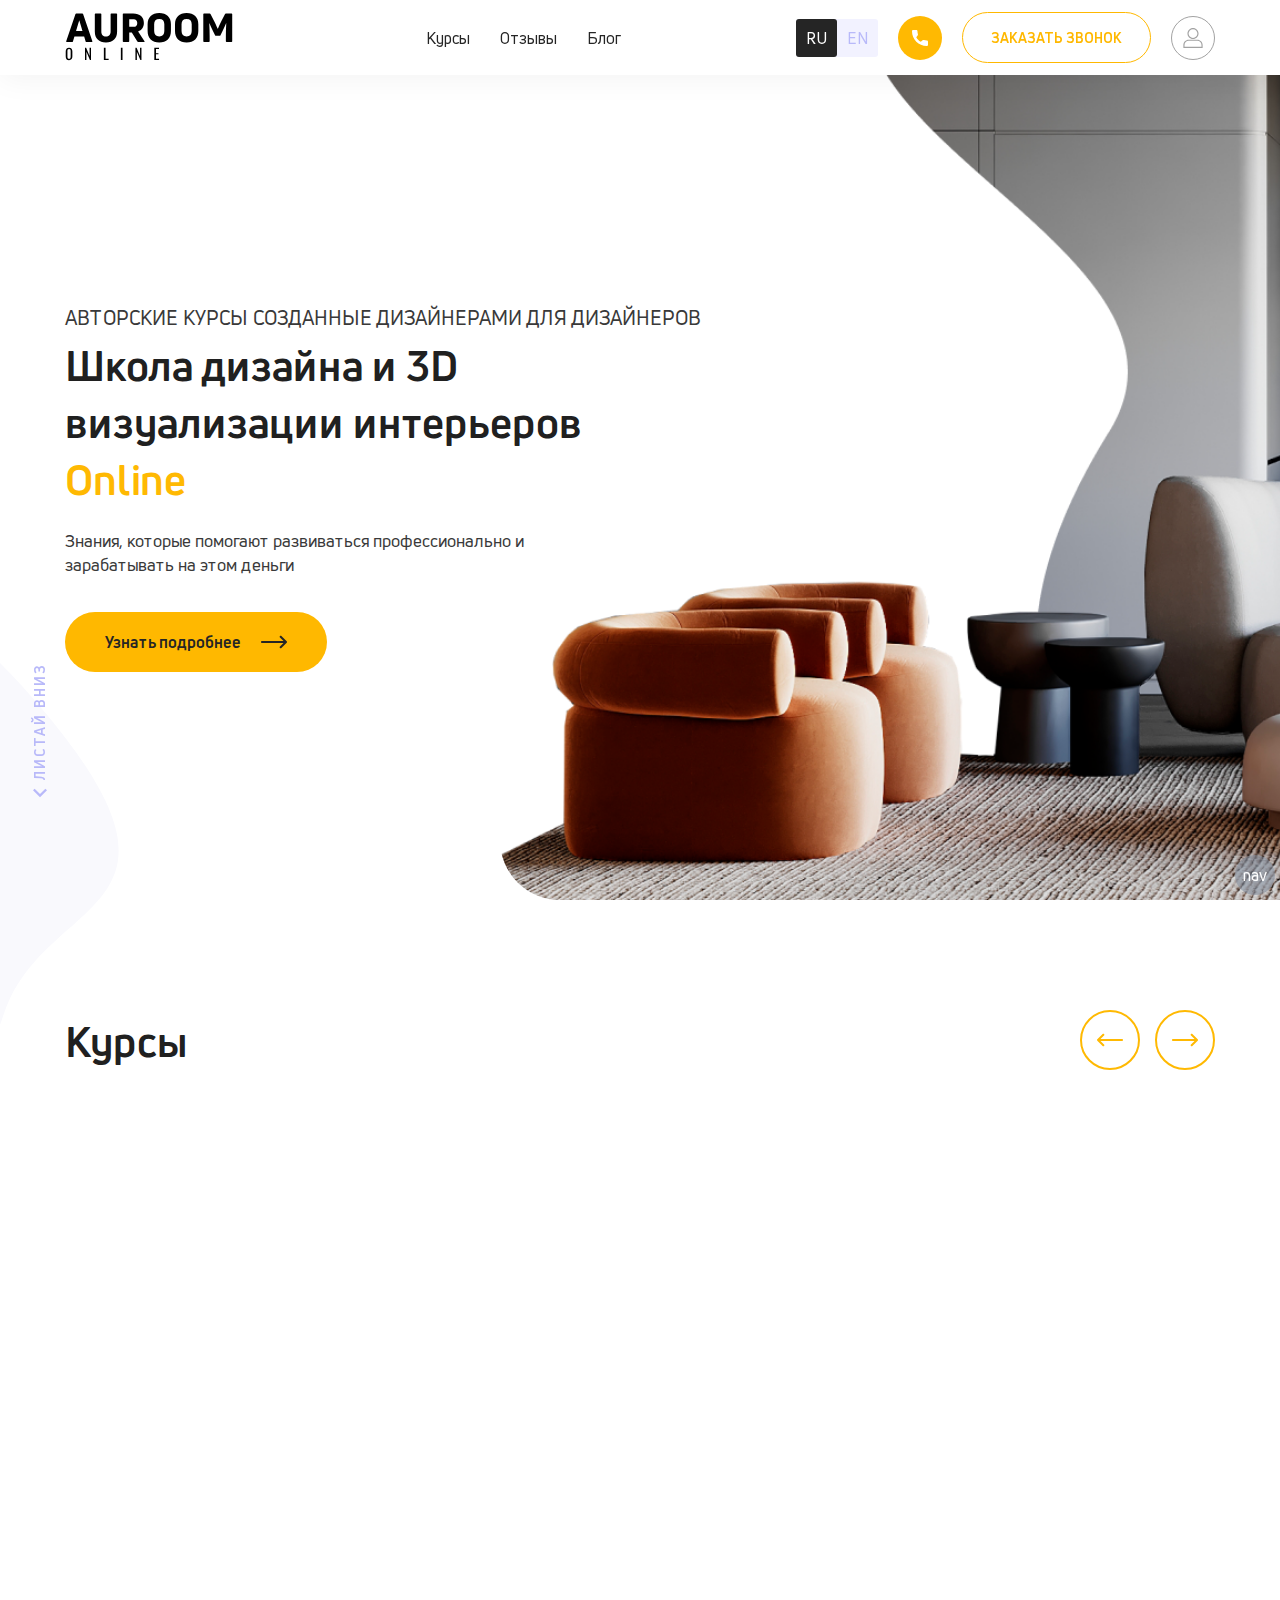
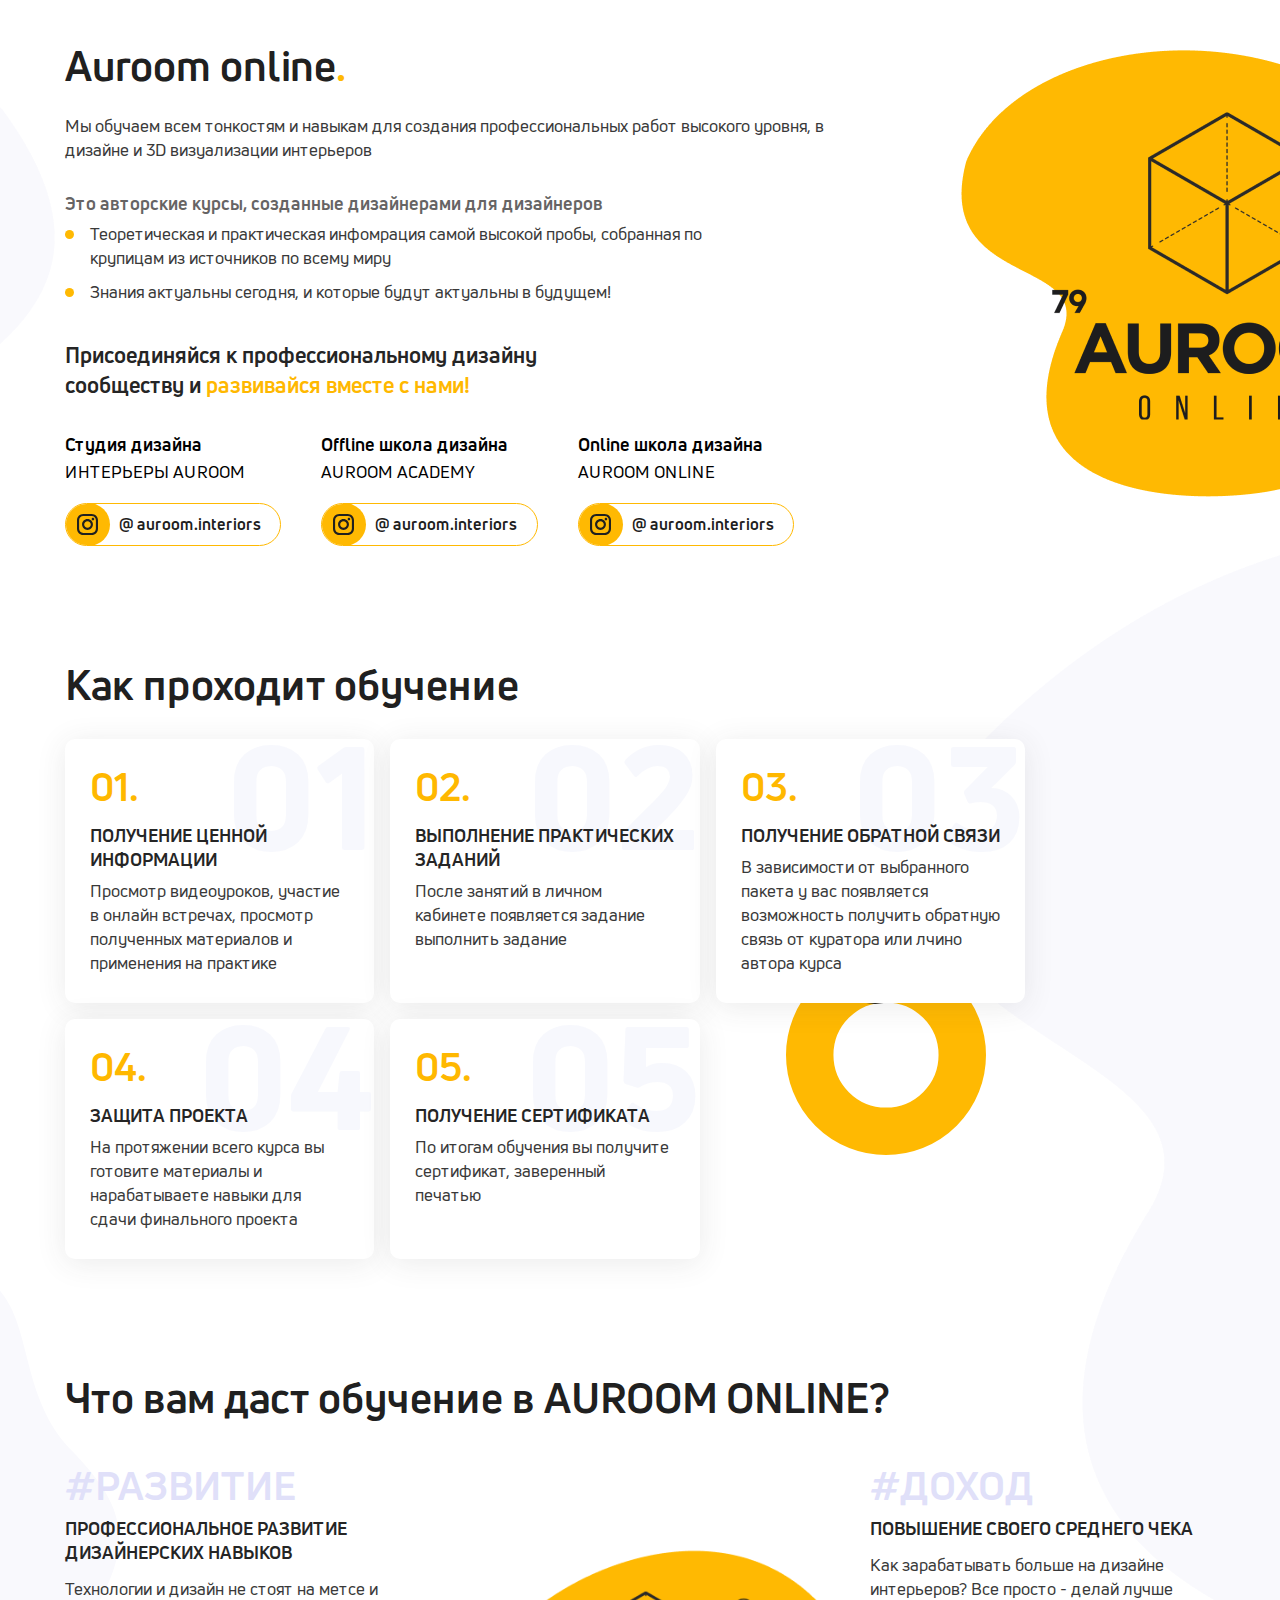
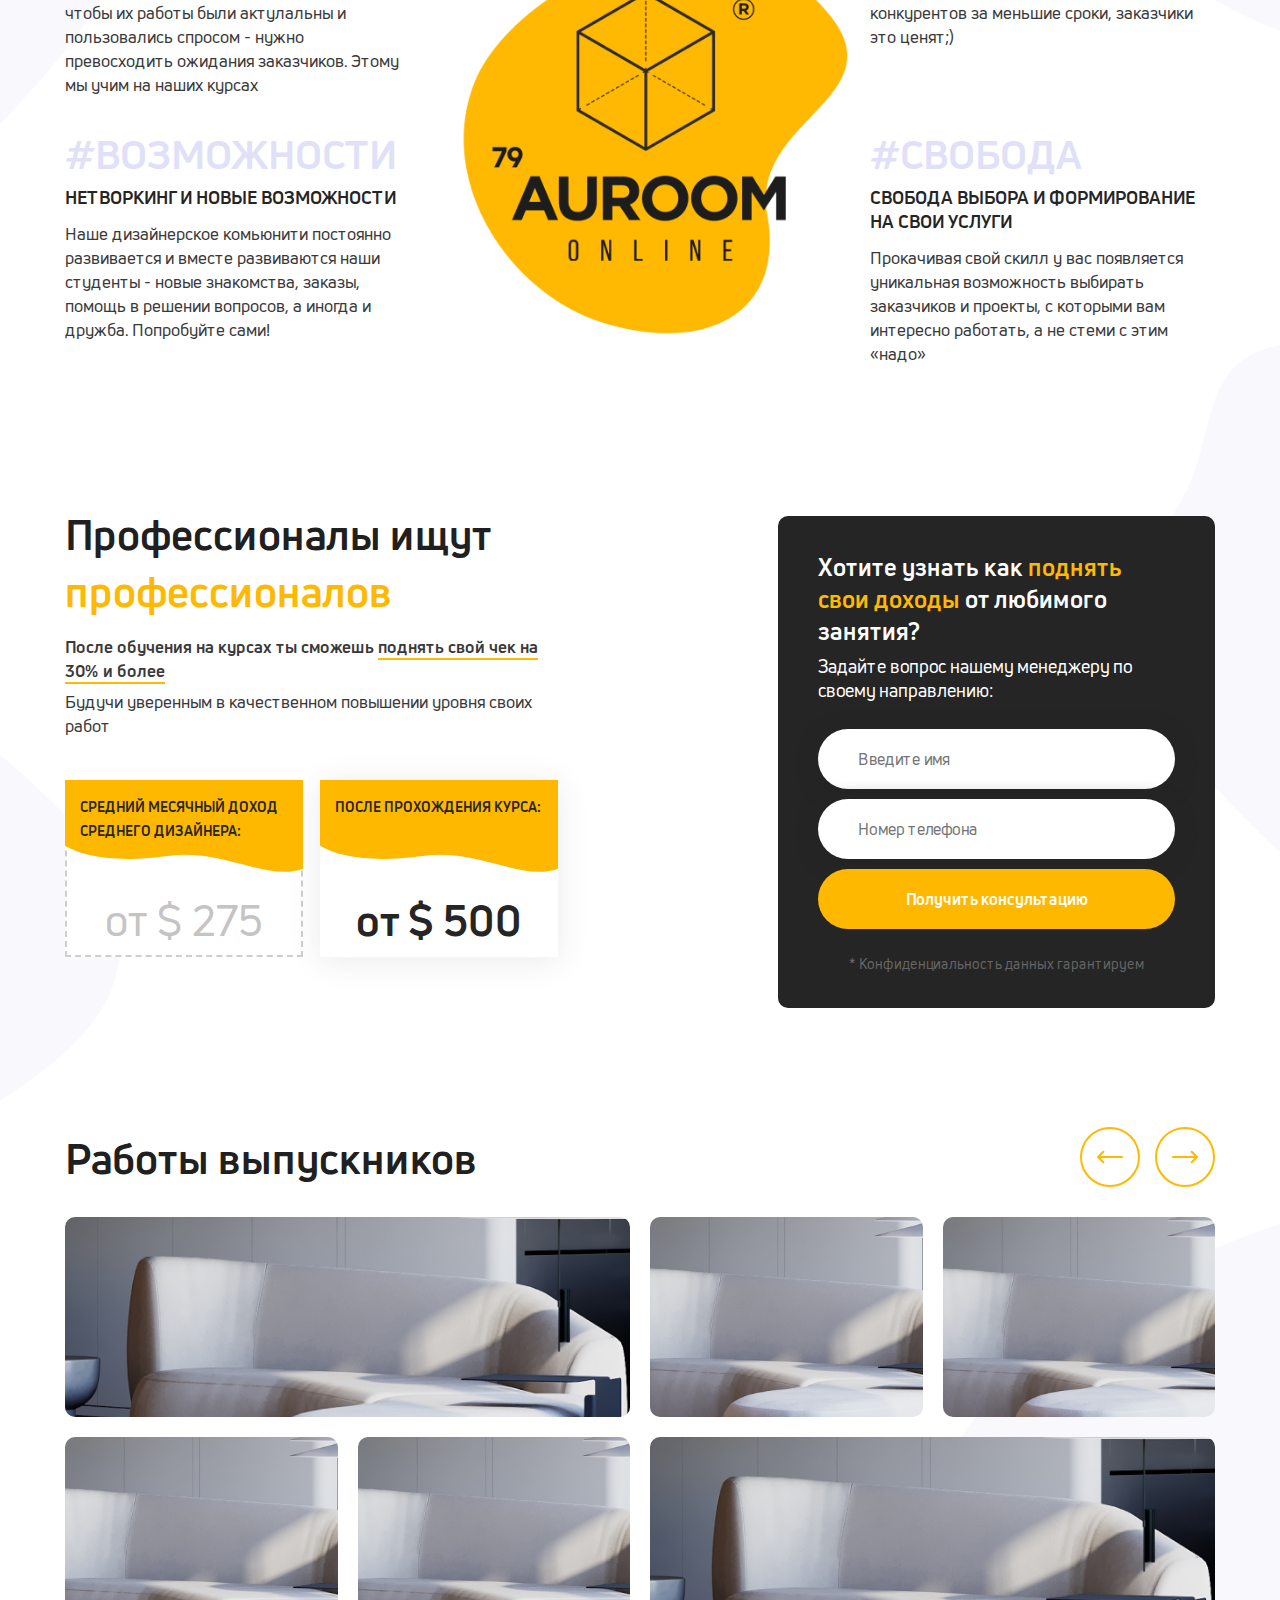
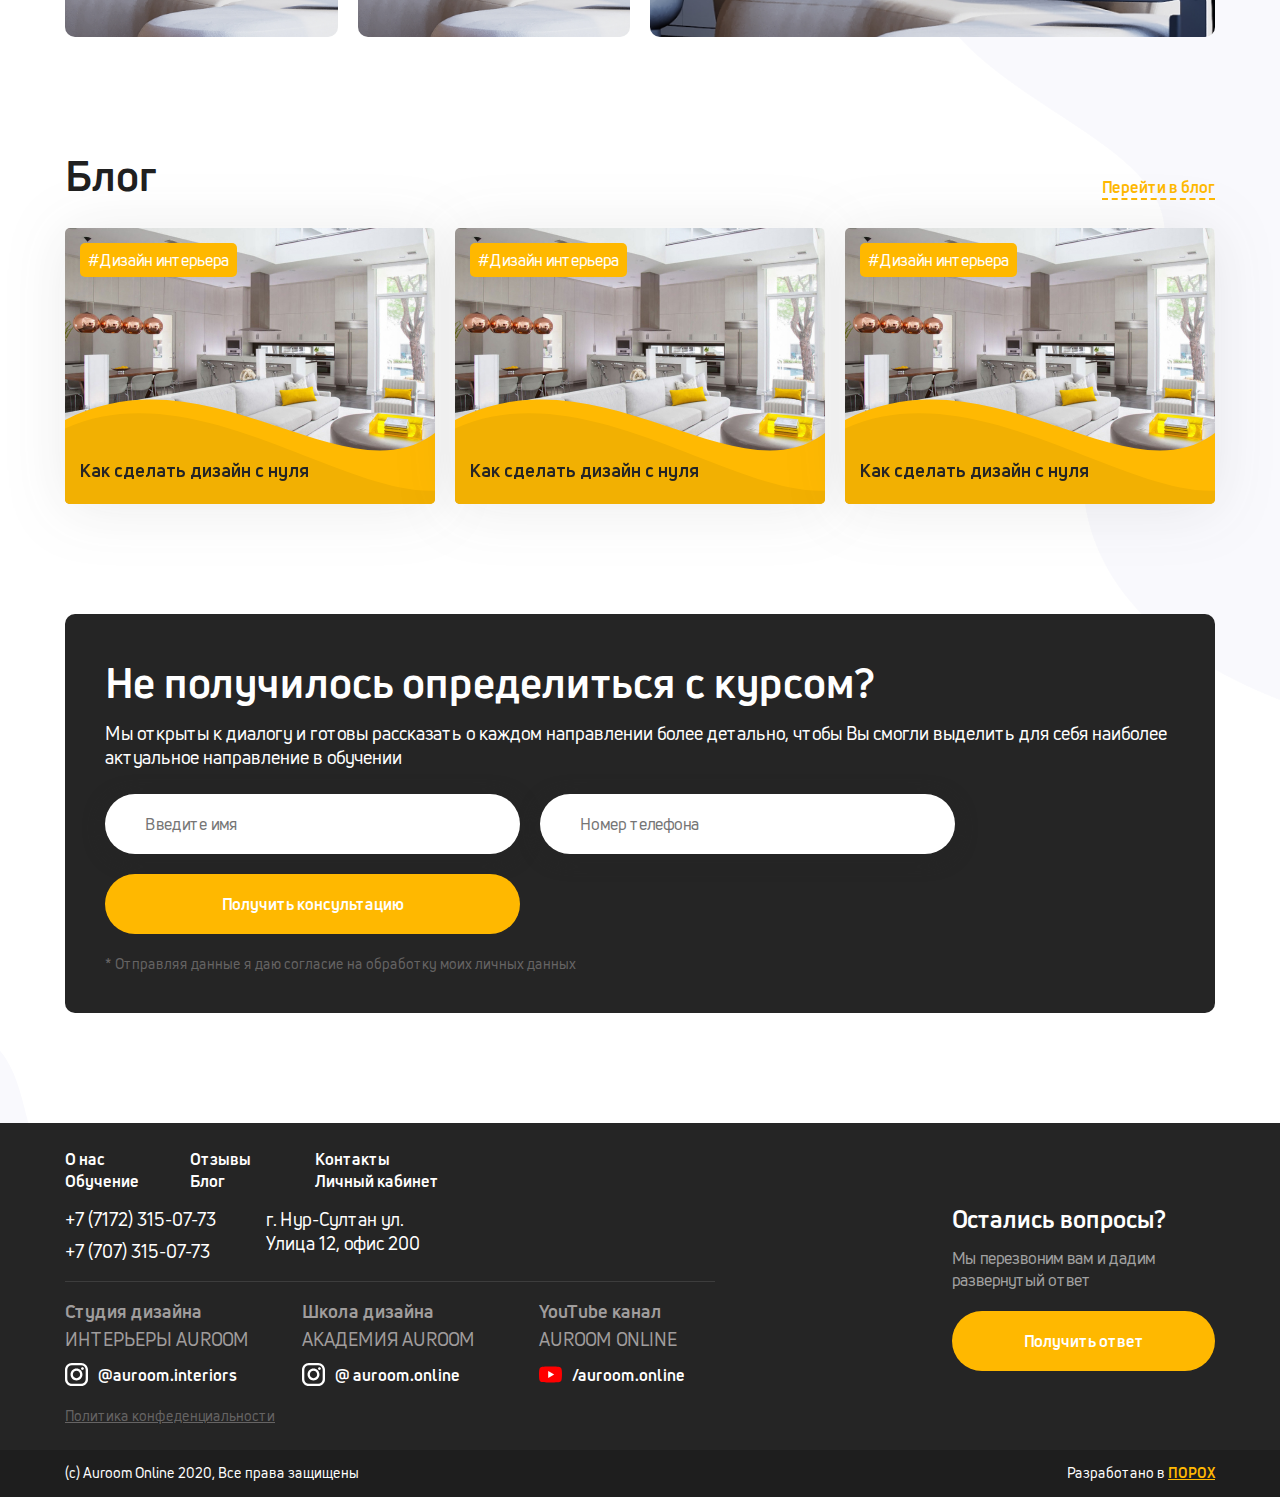
<file: index.html>
<!doctype html>
<html class="no-js" lang="ru">

    <head>
        <meta charset="utf-8">
        <meta http-equiv="x-ua-compatible" content="ie=edge">
        <title>Auroom</title>
        <meta content="" name="description">
        <meta content="" name="keywords">
        <meta name="viewport" content="width=device-width, initial-scale=1">

        <meta content="telephone=no" name="format-detection">
        <!-- This make sence for mobile browsers. It means, that content has been optimized for mobile browsers -->
        <meta name="HandheldFriendly" content="true">


        <!--[if (gt IE 9)|!(IE)]><!-->
        <link href="static/css/main.min.css" rel="stylesheet" type="text/css">
        <!--<![endif]-->

        <meta property="og:title" content="" />
        <meta property="og:url" content="" />
        <meta property="og:description" content="" />
        <meta property="og:image" content="" />
        <meta property="og:image:type" content="image/jpeg" />
        <meta property="og:image:width" content="500" />
        <meta property="og:image:height" content="300" />
        <meta property="twitter:description" content="" />
        <link rel="image_src" href="" />

        <link rel="apple-touch-icon" sizes="57x57" href="./favicon/apple-icon-57x57.png">
        <link rel="apple-touch-icon" sizes="60x60" href="./favicon/apple-icon-60x60.png">
        <link rel="apple-touch-icon" sizes="72x72" href="./favicon/apple-icon-72x72.png">
        <link rel="apple-touch-icon" sizes="76x76" href="./favicon/apple-icon-76x76.png">
        <link rel="apple-touch-icon" sizes="114x114" href="./favicon/apple-icon-114x114.png">
        <link rel="apple-touch-icon" sizes="120x120" href="./favicon/apple-icon-120x120.png">
        <link rel="apple-touch-icon" sizes="144x144" href="./favicon/apple-icon-144x144.png">
        <link rel="apple-touch-icon" sizes="152x152" href="./favicon/apple-icon-152x152.png">
        <link rel="apple-touch-icon" sizes="180x180" href="./favicon/apple-icon-180x180.png">
        <link rel="icon" type="image/png" sizes="192x192"  href="./favicon/android-icon-192x192.png">
        <link rel="icon" type="image/png" sizes="32x32" href="./favicon/favicon-32x32.png">
        <link rel="icon" type="image/png" sizes="96x96" href="./favicon/favicon-96x96.png">
        <link rel="icon" type="image/png" sizes="16x16" href="./favicon/favicon-16x16.png">
        <link rel="manifest" href="./favicon/manifest.json">
        <meta name="msapplication-TileColor" content="#ffffff">
        <meta name="msapplication-TileImage" content="./favicon/ms-icon-144x144.png">
        <meta name="theme-color" content="#ffffff">

        <script>
            (function(H){H.className=H.className.replace(/\bno-js\b/,'js')})(document.documentElement)
        </script>

        <link rel="stylesheet" href="https://cdnjs.cloudflare.com/ajax/libs/animate.css/4.1.1/animate.min.css" />
    </head>

    <body class="page">


        <header>
            <div class="wrapper">
                <a href="/" class="logo">
                    <img src="static/img/content/logo.svg" alt="">
                </a>
                <nav>
                    <div class="dropdown">
                        <span class="link">Курсы</span>
                        <div class="dropdown__links">
                            <a href="#" class="link">Базовый курс с нуля 3D моделирование интерьера</a>
                            <a href="#" class="link">Курс2</a>
                            <a href="#" class="link">Курс3</a>
                        </div>
                    </div>
                    <a class="link" href="/reviews.html">Отзывы</a>
                    <a class="link" href="/blog.html">Блог</a>
                </nav>
                <div class="lang">
                    <a href="#" class="active">RU</a>
                    <a href="#">EN</a>
                </div>
                <a href="tel:+77073150773" class="tell">
                    <span class="tell__icon">

                    	<svg width="16" height="16" viewBox="0 0 16 16" fill="none" xmlns="http://www.w3.org/2000/svg">

                            <path d="M14.7368 10.5347C13.7499 10.5347 12.7832 10.3806 11.8669 10.0783C11.4198 9.92421 10.912 10.0429 10.6181 10.3427L8.80169 11.7145C6.71748 10.6021 5.38358 9.26906 4.28633 7.20001L5.62106 5.42653C5.95706 5.09053 6.07749 4.59873 5.93349 4.13811C5.62864 3.216 5.4737 2.24842 5.4737 1.26316C5.4737 0.566724 4.90698 0 4.21054 0H1.26316C0.566724 0 0 0.566724 0 1.26316C0 9.38863 6.61137 16 14.7368 16C15.4333 16 16 15.4333 16 14.7368V11.7979C16 11.1015 15.4333 10.5347 14.7368 10.5347Z" fill="white"/>

                    	</svg>

                    </span>
                    <span>+7 (707) 315-07-73</span>
                </a>
                <div class="callme" data-popup-open="popup__consultation">
                    <span>заказать звонок</span>
                </div>
                <div class="profile">
                    <svg width="20" height="20" viewBox="0 0 20 20" fill="none" xmlns="http://www.w3.org/2000/svg">
                        <path d="M14.3417 11.6592H5.65834C2.74323 11.6592 0.371582 14.0308 0.371582 16.9459V20H19.6286V16.9459C19.6285 14.0308 17.2568 11.6592 14.3417 11.6592ZM18.4811 18.8528H1.51886V16.946C1.51886 14.6636 3.3758 12.8066 5.65827 12.8066H14.3416C16.6241 12.8066 18.4811 14.6636 18.4811 16.946L18.4811 18.8528Z"
                        />
                        <path d="M9.99989 11.116C13.0645 11.116 15.5579 8.62264 15.5579 5.558C15.5579 2.49335 13.0646 0 9.99989 0C6.93516 0 4.44189 2.49327 4.44189 5.558C4.44189 8.62272 6.93524 11.116 9.99989 11.116ZM9.99989 1.14735C12.432 1.14735 14.4105 3.12592 14.4105 5.558C14.4105 7.99007 12.432 9.96864 9.99989 9.96864C7.56781 9.96864 5.58924 7.99 5.58924 5.558C5.58924 3.12599 7.56781 1.14735 9.99989 1.14735Z"
                        />
                    </svg>
                </div>
                <div class="mobile__menu" data-popup-open="mobile__popup">
                    <span></span>
                    <span></span>
                    <span></span>
                </div>
            </div>
        </header>

        <div class="main">

            <div class="mainbanner">
                <div class="wrapper">
                    <div class="mainbanner-container">
                        <div class="mainbanner-title wow animate__animated animate__fadeInLeft">
                            Авторские курсы созданные дизайнерами для дизайнеров
                        </div>
                        <div class="title wow animate__animated animate__fadeInLeft" data-wow-delay="0.2s">
                            <div class="title__text">
                                Школа дизайна и 3D
                                <br>визуализации интерьеров <span>Online</span>
                            </div>
                        </div>

                        <div class="mainbanner-text wow animate__animated animate__fadeInLeft" data-wow-delay="0.4s">
                            Знания, которые помогают развиваться профессионально и зарабатывать на этом деньги
                        </div>
                        <div class="button wow animate__animated animate__fadeInLeft" data-popup-open="popup__consultation" data-wow-delay="0.6s">
                            Узнать подробнее
                            <svg width="26" height="26" viewBox="0 0 26 26" fill="none" xmlns="http://www.w3.org/2000/svg">
                                <path d="M25.7021 12.2811C25.7018 12.2808 25.7016 12.2804 25.7012 12.2801L20.3944 6.99887C19.9968 6.60323 19.3538 6.60471 18.958 7.00232C18.5623 7.39989 18.5638 8.04293 18.9614 8.43862L22.5244 11.9844H1.01562C0.454695 11.9844 0 12.4391 0 13C0 13.5609 0.454695 14.0156 1.01562 14.0156H22.5244L18.9615 17.5614C18.5639 17.9571 18.5624 18.6001 18.9581 18.9977C19.3538 19.3953 19.9969 19.3967 20.3944 19.0011L25.7013 13.7199C25.7016 13.7196 25.7018 13.7192 25.7022 13.7189C26.0999 13.3219 26.0987 12.6768 25.7021 12.2811Z"
                                fill="#252525" />
                            </svg>
                        </div>
                    </div>
                </div>

                <div class="mainbanner-bg set-bg-img">
                    <img src="static/img/content/main-bg.png" class="get-bg-img" alt="">
                </div>
                <div class="mainbanner-bg-text">
                    AUROOM
                </div>
                <div class="mainbanner__down">
                    <span>листай вниз</span>
                    <svg width="14" height="14" viewBox="0 0 14 14" fill="none" xmlns="http://www.w3.org/2000/svg">
                        <path d="M7 11.3253L0 4.32532L1.65085 2.67452L7 8.02367L12.3491 2.67452L14 4.32532L7 11.3253Z" fill="#B8B9F9" />
                    </svg>
                </div>
            </div>

            <div class="mainslider scrolling-point" id="course">
                <div class="wrapper">
                    <div class="title">
                        <div class="title__text">Курсы</div>
                        <div class="slider-buttons">
                            <div class="left">
                                <svg width="26" height="26" viewBox="0 0 26 26" fill="none" xmlns="http://www.w3.org/2000/svg">
                                    <path d="M0.29776 12.2811C0.298065 12.2808 0.298319 12.2804 0.298676 12.2801L5.60552 6.99887C6.00308 6.60323 6.64613 6.60471 7.04187 7.00232C7.43755 7.39989 7.43603 8.04293 7.03846 8.43862L3.47545 11.9844H24.9843C25.5452 11.9844 25.9999 12.4391 25.9999 13C25.9999 13.5609 25.5452 14.0156 24.9843 14.0156H3.4755L7.03841 17.5614C7.43598 17.9571 7.4375 18.6001 7.04181 18.9977C6.64608 19.3953 6.00298 19.3967 5.60547 19.0011L0.298624 13.7199C0.298319 13.7196 0.298065 13.7192 0.29771 13.7189C-0.10006 13.3219 -0.0987911 12.6768 0.29776 12.2811Z"
                                    fill="#FFB902" />
                                </svg>
                            </div>
                            <div class="right">
                                <svg width="26" height="26" viewBox="0 0 26 26" fill="none" xmlns="http://www.w3.org/2000/svg">
                                    <path d="M25.7021 12.2811C25.7018 12.2808 25.7016 12.2804 25.7012 12.2801L20.3944 6.99887C19.9968 6.60323 19.3538 6.60471 18.958 7.00232C18.5623 7.39989 18.5638 8.04293 18.9614 8.43862L22.5244 11.9844H1.01562C0.454695 11.9844 0 12.4391 0 13C0 13.5609 0.454695 14.0156 1.01562 14.0156H22.5244L18.9615 17.5614C18.5639 17.9571 18.5624 18.6001 18.9581 18.9977C19.3538 19.3953 19.9969 19.3967 20.3944 19.0011L25.7013 13.7199C25.7016 13.7196 25.7018 13.7192 25.7022 13.7189C26.0999 13.3219 26.0987 12.6768 25.7021 12.2811Z"
                                    fill="#FFB902 "></path>
                                </svg>
                            </div>
                        </div>
                    </div>
                    <div class="mainslider-container">
                        <div class="swiper-container">
                            <div class="swiper-wrapper">
                                <div class="swiper-slide">
                                    <div data-popup-open="popup__consultation" class="mainslider-item">
                                        <div class="mainslider-img set-bg-img">
                                            <img src="static/img/content/main-slider-img.png" class="get-bg-img" alt="">
                                        </div>
                                        <div class="mainslider-block">
                                            <div class="mainslider-block-top">
                                                <div class="mainslider-hashtag">
                                                    #3D Max
                                                </div>
                                                <div class="mainslider-title">
                                                    Базовый курс с нуля 3D моделирование интерьера
                                                </div>
                                                <div class="mainslider-text">
                                                    Просмотр видеоуроков, участие в онлайн встречах, просмотр полученных материалов и применения на практике
                                                </div>
                                            </div>
                                            <div class="mainslider-block-bottom">
                                                <div class="mainslider-textblock">
                                                    <p>когда</p>
                                                    <span>Старт 1 июня</span>
                                                </div>
                                                <div class="mainslider-textblock">
                                                    <p>во сколько</p>
                                                    <span>19:00 (Нур-Султан)</span>
                                                </div>
                                                <div class="button">
                                                    Подробнее
                                                    <svg width="26" height="26" viewBox="0 0 26 26" fill="none" xmlns="http://www.w3.org/2000/svg">
                                                        <path d="M25.7021 12.2811C25.7018 12.2808 25.7016 12.2804 25.7012 12.2801L20.3944 6.99887C19.9968 6.60323 19.3538 6.60471 18.958 7.00232C18.5623 7.39989 18.5638 8.04293 18.9614 8.43862L22.5244 11.9844H1.01562C0.454695 11.9844 0 12.4391 0 13C0 13.5609 0.454695 14.0156 1.01562 14.0156H22.5244L18.9615 17.5614C18.5639 17.9571 18.5624 18.6001 18.9581 18.9977C19.3538 19.3953 19.9969 19.3967 20.3944 19.0011L25.7013 13.7199C25.7016 13.7196 25.7018 13.7192 25.7022 13.7189C26.0999 13.3219 26.0987 12.6768 25.7021 12.2811Z"
                                                        />
                                                    </svg>
                                                </div>
                                            </div>
                                            <div class="mainslider-container-bg">
                                                <svg width="515" height="456" viewBox="0 0 515 456" fill="none" xmlns="http://www.w3.org/2000/svg">
                                                    <rect y="127" width="515" height="329" />
                                                    <path d="M66.7173 183.929C107.717 197.24 500.718 263.929 525.718 240.929C572.164 198.198 577.293 10.0263 303.717 94.9287C187.717 130.929 -26.2828 -55.0713 -50.2828 114.277C-61.9017 196.263 -10.2827 158.929 66.7173 183.929Z" />
                                                </svg>
                                            </div>
                                        </div>
                                    </div>
                                </div>
                                <div class="swiper-slide">
                                    <div data-popup-open="popup__consultation" class="mainslider-item">
                                        <div class="mainslider-img set-bg-img">
                                            <img src="static/img/content/main-slider-img.png" class="get-bg-img" alt="">
                                        </div>
                                        <div class="mainslider-block">
                                            <div class="mainslider-block-top">
                                                <div class="mainslider-hashtag">
                                                    #3D Max
                                                </div>
                                                <div class="mainslider-title">
                                                    Базовый курс с нуля 3D моделирование интерьера
                                                </div>
                                                <div class="mainslider-text">
                                                    Просмотр видеоуроков, участие в онлайн встречах, просмотр полученных материалов и применения на практике
                                                </div>
                                            </div>
                                            <div class="mainslider-block-bottom">
                                                <div class="mainslider-textblock">
                                                    <p>когда</p>
                                                    <span>Старт 1 июня</span>
                                                </div>
                                                <div class="mainslider-textblock">
                                                    <p>во сколько</p>
                                                    <span>19:00 (Нур-Султан)</span>
                                                </div>
                                                <div class="button">
                                                    Подробнее
                                                    <svg width="26" height="26" viewBox="0 0 26 26" fill="none" xmlns="http://www.w3.org/2000/svg">
                                                        <path d="M25.7021 12.2811C25.7018 12.2808 25.7016 12.2804 25.7012 12.2801L20.3944 6.99887C19.9968 6.60323 19.3538 6.60471 18.958 7.00232C18.5623 7.39989 18.5638 8.04293 18.9614 8.43862L22.5244 11.9844H1.01562C0.454695 11.9844 0 12.4391 0 13C0 13.5609 0.454695 14.0156 1.01562 14.0156H22.5244L18.9615 17.5614C18.5639 17.9571 18.5624 18.6001 18.9581 18.9977C19.3538 19.3953 19.9969 19.3967 20.3944 19.0011L25.7013 13.7199C25.7016 13.7196 25.7018 13.7192 25.7022 13.7189C26.0999 13.3219 26.0987 12.6768 25.7021 12.2811Z"
                                                        />
                                                    </svg>
                                                </div>
                                            </div>
                                            <div class="mainslider-container-bg">
                                                <svg width="515" height="456" viewBox="0 0 515 456" fill="none" xmlns="http://www.w3.org/2000/svg">
                                                    <rect y="127" width="515" height="329" />
                                                    <path d="M66.7173 183.929C107.717 197.24 500.718 263.929 525.718 240.929C572.164 198.198 577.293 10.0263 303.717 94.9287C187.717 130.929 -26.2828 -55.0713 -50.2828 114.277C-61.9017 196.263 -10.2827 158.929 66.7173 183.929Z" />
                                                </svg>
                                            </div>
                                        </div>
                                    </div>
                                </div>
                                <div class="swiper-slide">
                                    <div data-popup-open="popup__consultation" class="mainslider-item">
                                        <div class="mainslider-img set-bg-img">
                                            <img src="static/img/content/main-slider-img.png" class="get-bg-img" alt="">
                                        </div>
                                        <div class="mainslider-block">
                                            <div class="mainslider-block-top">
                                                <div class="mainslider-hashtag">
                                                    #3D Max
                                                </div>
                                                <div class="mainslider-title">
                                                    Базовый курс с нуля 3D моделирование интерьера
                                                </div>
                                                <div class="mainslider-text">
                                                    Просмотр видеоуроков, участие в онлайн встречах, просмотр полученных материалов и применения на практике
                                                </div>
                                            </div>
                                            <div class="mainslider-block-bottom">
                                                <div class="mainslider-textblock">
                                                    <p>когда</p>
                                                    <span>Старт 1 июня</span>
                                                </div>
                                                <div class="mainslider-textblock">
                                                    <p>во сколько</p>
                                                    <span>19:00 (Нур-Султан)</span>
                                                </div>
                                                <div class="button">
                                                    Подробнее
                                                    <svg width="26" height="26" viewBox="0 0 26 26" fill="none" xmlns="http://www.w3.org/2000/svg">
                                                        <path d="M25.7021 12.2811C25.7018 12.2808 25.7016 12.2804 25.7012 12.2801L20.3944 6.99887C19.9968 6.60323 19.3538 6.60471 18.958 7.00232C18.5623 7.39989 18.5638 8.04293 18.9614 8.43862L22.5244 11.9844H1.01562C0.454695 11.9844 0 12.4391 0 13C0 13.5609 0.454695 14.0156 1.01562 14.0156H22.5244L18.9615 17.5614C18.5639 17.9571 18.5624 18.6001 18.9581 18.9977C19.3538 19.3953 19.9969 19.3967 20.3944 19.0011L25.7013 13.7199C25.7016 13.7196 25.7018 13.7192 25.7022 13.7189C26.0999 13.3219 26.0987 12.6768 25.7021 12.2811Z"
                                                        />
                                                    </svg>
                                                </div>
                                            </div>
                                            <div class="mainslider-container-bg">
                                                <svg width="515" height="456" viewBox="0 0 515 456" fill="none" xmlns="http://www.w3.org/2000/svg">
                                                    <rect y="127" width="515" height="329" />
                                                    <path d="M66.7173 183.929C107.717 197.24 500.718 263.929 525.718 240.929C572.164 198.198 577.293 10.0263 303.717 94.9287C187.717 130.929 -26.2828 -55.0713 -50.2828 114.277C-61.9017 196.263 -10.2827 158.929 66.7173 183.929Z" />
                                                </svg>
                                            </div>
                                        </div>
                                    </div>
                                </div>
                                <div class="swiper-slide">
                                    <div data-popup-open="popup__consultation" class="mainslider-item">
                                        <div class="mainslider-img set-bg-img">
                                            <img src="static/img/content/main-slider-img.png" class="get-bg-img" alt="">
                                        </div>
                                        <div class="mainslider-block">
                                            <div class="mainslider-block-top">
                                                <div class="mainslider-hashtag">
                                                    #3D Max
                                                </div>
                                                <div class="mainslider-title">
                                                    Базовый курс с нуля 3D моделирование интерьера
                                                </div>
                                                <div class="mainslider-text">
                                                    Просмотр видеоуроков, участие в онлайн встречах, просмотр полученных материалов и применения на практике
                                                </div>
                                            </div>
                                            <div class="mainslider-block-bottom">
                                                <div class="mainslider-textblock">
                                                    <p>когда</p>
                                                    <span>Старт 1 июня</span>
                                                </div>
                                                <div class="mainslider-textblock">
                                                    <p>во сколько</p>
                                                    <span>19:00 (Нур-Султан)</span>
                                                </div>
                                                <div class="button">
                                                    Подробнее
                                                    <svg width="26" height="26" viewBox="0 0 26 26" fill="none" xmlns="http://www.w3.org/2000/svg">
                                                        <path d="M25.7021 12.2811C25.7018 12.2808 25.7016 12.2804 25.7012 12.2801L20.3944 6.99887C19.9968 6.60323 19.3538 6.60471 18.958 7.00232C18.5623 7.39989 18.5638 8.04293 18.9614 8.43862L22.5244 11.9844H1.01562C0.454695 11.9844 0 12.4391 0 13C0 13.5609 0.454695 14.0156 1.01562 14.0156H22.5244L18.9615 17.5614C18.5639 17.9571 18.5624 18.6001 18.9581 18.9977C19.3538 19.3953 19.9969 19.3967 20.3944 19.0011L25.7013 13.7199C25.7016 13.7196 25.7018 13.7192 25.7022 13.7189C26.0999 13.3219 26.0987 12.6768 25.7021 12.2811Z"
                                                        />
                                                    </svg>
                                                </div>
                                            </div>
                                            <div class="mainslider-container-bg">
                                                <svg width="515" height="456" viewBox="0 0 515 456" fill="none" xmlns="http://www.w3.org/2000/svg">
                                                    <rect y="127" width="515" height="329" />
                                                    <path d="M66.7173 183.929C107.717 197.24 500.718 263.929 525.718 240.929C572.164 198.198 577.293 10.0263 303.717 94.9287C187.717 130.929 -26.2828 -55.0713 -50.2828 114.277C-61.9017 196.263 -10.2827 158.929 66.7173 183.929Z" />
                                                </svg>
                                            </div>
                                        </div>
                                    </div>
                                </div>
                                <div class="swiper-slide">
                                    <div data-popup-open="popup__consultation" class="mainslider-item">
                                        <div class="mainslider-img set-bg-img">
                                            <img src="static/img/content/main-slider-img.png" class="get-bg-img" alt="">
                                        </div>
                                        <div class="mainslider-block">
                                            <div class="mainslider-block-top">
                                                <div class="mainslider-hashtag">
                                                    #3D Max
                                                </div>
                                                <div class="mainslider-title">
                                                    Базовый курс с нуля 3D моделирование интерьера
                                                </div>
                                                <div class="mainslider-text">
                                                    Просмотр видеоуроков, участие в онлайн встречах, просмотр полученных материалов и применения на практике
                                                </div>
                                            </div>
                                            <div class="mainslider-block-bottom">
                                                <div class="mainslider-textblock">
                                                    <p>когда</p>
                                                    <span>Старт 1 июня</span>
                                                </div>
                                                <div class="mainslider-textblock">
                                                    <p>во сколько</p>
                                                    <span>19:00 (Нур-Султан)</span>
                                                </div>
                                                <div class="button">
                                                    Подробнее
                                                    <svg width="26" height="26" viewBox="0 0 26 26" fill="none" xmlns="http://www.w3.org/2000/svg">
                                                        <path d="M25.7021 12.2811C25.7018 12.2808 25.7016 12.2804 25.7012 12.2801L20.3944 6.99887C19.9968 6.60323 19.3538 6.60471 18.958 7.00232C18.5623 7.39989 18.5638 8.04293 18.9614 8.43862L22.5244 11.9844H1.01562C0.454695 11.9844 0 12.4391 0 13C0 13.5609 0.454695 14.0156 1.01562 14.0156H22.5244L18.9615 17.5614C18.5639 17.9571 18.5624 18.6001 18.9581 18.9977C19.3538 19.3953 19.9969 19.3967 20.3944 19.0011L25.7013 13.7199C25.7016 13.7196 25.7018 13.7192 25.7022 13.7189C26.0999 13.3219 26.0987 12.6768 25.7021 12.2811Z"
                                                        />
                                                    </svg>
                                                </div>
                                            </div>
                                            <div class="mainslider-container-bg">
                                                <svg width="515" height="456" viewBox="0 0 515 456" fill="none" xmlns="http://www.w3.org/2000/svg">
                                                    <rect y="127" width="515" height="329" />
                                                    <path d="M66.7173 183.929C107.717 197.24 500.718 263.929 525.718 240.929C572.164 198.198 577.293 10.0263 303.717 94.9287C187.717 130.929 -26.2828 -55.0713 -50.2828 114.277C-61.9017 196.263 -10.2827 158.929 66.7173 183.929Z" />
                                                </svg>
                                            </div>
                                        </div>
                                    </div>
                                </div>
                            </div>
                        </div>
                        <div class="right">
                            <svg width="26" height="26" viewBox="0 0 26 26" fill="none" xmlns="http://www.w3.org/2000/svg">
                                <path d="M0.29776 12.2811C0.298065 12.2808 0.298319 12.2804 0.298676 12.2801L5.60552 6.99887C6.00308 6.60323 6.64613 6.60471 7.04187 7.00232C7.43755 7.39989 7.43603 8.04293 7.03846 8.43862L3.47545 11.9844H24.9843C25.5452 11.9844 25.9999 12.4391 25.9999 13C25.9999 13.5609 25.5452 14.0156 24.9843 14.0156H3.4755L7.03841 17.5614C7.43598 17.9571 7.4375 18.6001 7.04181 18.9977C6.64608 19.3953 6.00298 19.3967 5.60547 19.0011L0.298624 13.7199C0.298319 13.7196 0.298065 13.7192 0.29771 13.7189C-0.10006 13.3219 -0.0987911 12.6768 0.29776 12.2811Z"
                                fill="#FFB902" />
                            </svg>
                        </div>
                        <div class="swiper-pagination"></div>
                    </div>
                </div>
            </div>

            <div class="author scrolling-point">
                <div class="wrapper">
                    <div class="author-container">
                        <div class="title">
                            <div class="title__text">
                                Auroom online<span>.</span>
                            </div>
                        </div>
                        <div class="author__text">
                            Мы обучаем всем тонкостям и навыкам для создания профессиональных работ высокого уровня, в дизайне и 3D визуализации интерьеров
                        </div>
                        <div class="author-title-gray">
                            Это авторские курсы, созданные дизайнерами для дизайнеров
                        </div>
                        <ul>
                            <li>Теоретическая и практическая инфомрация самой высокой пробы, собранная по крупицам из источников по всему миру</li>
                            <li>Знания актуальны сегодня, и которые будут актуальны в будущем!</li>
                        </ul>
                        <div class="mobile-author-img">
                            <img src="static/img/content/auroom-img.png" alt="">
                        </div>
                        <div class="author-block">
                            <div class="author-title">
                                Присоединяйся к профессиональному дизайну сообществу и <span>развивайся вместе с нами!</span>
                            </div>
                            <div class="author-social">
                                <div class="author-item wow animate__animated animate__fadeInUp">
                                    <p>Студия дизайна</p>
                                    <span>ИНТЕРЬЕРЫ AUROOM</span>
                                    <a href="https://www.instagram.com/" target="_blank" class="author-button">
                                        <svg width="23" height="23" viewBox="0 0 23 23" fill="none" xmlns="http://www.w3.org/2000/svg">
                                            <path d="M16.1482 0H6.85182C3.07371 0 0 3.07371 0 6.85182V16.1482C0 19.9263 3.07371 23 6.85182 23H16.1482C19.9263 23 23 19.9263 23 16.1482V6.85182C23 3.07371 19.9262 0 16.1482 0ZM20.6862 16.1482C20.6862 18.6544 18.6544 20.6862 16.1482 20.6862H6.85182C4.34556 20.6862 2.3138 18.6544 2.3138 16.1482V6.85182C2.3138 4.34552 4.34556 2.3138 6.85182 2.3138H16.1482C18.6544 2.3138 20.6862 4.34552 20.6862 6.85182V16.1482Z"
                                            />
                                            <path d="M11.4999 5.55127C8.21981 5.55127 5.55127 8.21981 5.55127 11.4998C5.55127 14.7799 8.21981 17.4485 11.4999 17.4485C14.78 17.4485 17.4485 14.7799 17.4485 11.4998C17.4485 8.21977 14.78 5.55127 11.4999 5.55127ZM11.4999 15.1347C9.49242 15.1347 7.86507 13.5074 7.86507 11.4999C7.86507 9.49242 9.49246 7.86507 11.4999 7.86507C13.5074 7.86507 15.1347 9.49242 15.1347 11.4999C15.1347 13.5073 13.5073 15.1347 11.4999 15.1347Z"
                                            />
                                            <path d="M17.4601 7.02148C18.2473 7.02148 18.8855 6.3833 18.8855 5.59607C18.8855 4.80883 18.2473 4.17065 17.4601 4.17065C16.6728 4.17065 16.0347 4.80883 16.0347 5.59607C16.0347 6.3833 16.6728 7.02148 17.4601 7.02148Z" />
                                        </svg>
                                        <span>@ auroom.interiors</span>
                                    </a>
                                </div>
                                <div class="author-item wow animate__animated animate__fadeInUp" data-wow-delay="0.3s">
                                    <p>Offline школа дизайна</p>
                                    <span>AUROOM ACADEMY</span>
                                    <a href="https://www.instagram.com/" target="_blank" class="author-button">
                                        <svg width="23" height="23" viewBox="0 0 23 23" fill="none" xmlns="http://www.w3.org/2000/svg">
                                            <path d="M16.1482 0H6.85182C3.07371 0 0 3.07371 0 6.85182V16.1482C0 19.9263 3.07371 23 6.85182 23H16.1482C19.9263 23 23 19.9263 23 16.1482V6.85182C23 3.07371 19.9262 0 16.1482 0ZM20.6862 16.1482C20.6862 18.6544 18.6544 20.6862 16.1482 20.6862H6.85182C4.34556 20.6862 2.3138 18.6544 2.3138 16.1482V6.85182C2.3138 4.34552 4.34556 2.3138 6.85182 2.3138H16.1482C18.6544 2.3138 20.6862 4.34552 20.6862 6.85182V16.1482Z"
                                            />
                                            <path d="M11.4999 5.55127C8.21981 5.55127 5.55127 8.21981 5.55127 11.4998C5.55127 14.7799 8.21981 17.4485 11.4999 17.4485C14.78 17.4485 17.4485 14.7799 17.4485 11.4998C17.4485 8.21977 14.78 5.55127 11.4999 5.55127ZM11.4999 15.1347C9.49242 15.1347 7.86507 13.5074 7.86507 11.4999C7.86507 9.49242 9.49246 7.86507 11.4999 7.86507C13.5074 7.86507 15.1347 9.49242 15.1347 11.4999C15.1347 13.5073 13.5073 15.1347 11.4999 15.1347Z"
                                            />
                                            <path d="M17.4601 7.02148C18.2473 7.02148 18.8855 6.3833 18.8855 5.59607C18.8855 4.80883 18.2473 4.17065 17.4601 4.17065C16.6728 4.17065 16.0347 4.80883 16.0347 5.59607C16.0347 6.3833 16.6728 7.02148 17.4601 7.02148Z" />
                                        </svg>
                                        <span>@ auroom.interiors</span>
                                    </a>
                                </div>
                                <div class="author-item wow animate__animated animate__fadeInUp" data-wow-delay="0.6s">
                                    <p>Online школа дизайна</p>
                                    <span>AUROOM ONLINE</span>
                                    <a href="https://www.instagram.com/" target="_blank" class="author-button">
                                        <svg width="23" height="23" viewBox="0 0 23 23" fill="none" xmlns="http://www.w3.org/2000/svg">
                                            <path d="M16.1482 0H6.85182C3.07371 0 0 3.07371 0 6.85182V16.1482C0 19.9263 3.07371 23 6.85182 23H16.1482C19.9263 23 23 19.9263 23 16.1482V6.85182C23 3.07371 19.9262 0 16.1482 0ZM20.6862 16.1482C20.6862 18.6544 18.6544 20.6862 16.1482 20.6862H6.85182C4.34556 20.6862 2.3138 18.6544 2.3138 16.1482V6.85182C2.3138 4.34552 4.34556 2.3138 6.85182 2.3138H16.1482C18.6544 2.3138 20.6862 4.34552 20.6862 6.85182V16.1482Z"
                                            />
                                            <path d="M11.4999 5.55127C8.21981 5.55127 5.55127 8.21981 5.55127 11.4998C5.55127 14.7799 8.21981 17.4485 11.4999 17.4485C14.78 17.4485 17.4485 14.7799 17.4485 11.4998C17.4485 8.21977 14.78 5.55127 11.4999 5.55127ZM11.4999 15.1347C9.49242 15.1347 7.86507 13.5074 7.86507 11.4999C7.86507 9.49242 9.49246 7.86507 11.4999 7.86507C13.5074 7.86507 15.1347 9.49242 15.1347 11.4999C15.1347 13.5073 13.5073 15.1347 11.4999 15.1347Z"
                                            />
                                            <path d="M17.4601 7.02148C18.2473 7.02148 18.8855 6.3833 18.8855 5.59607C18.8855 4.80883 18.2473 4.17065 17.4601 4.17065C16.6728 4.17065 16.0347 4.80883 16.0347 5.59607C16.0347 6.3833 16.6728 7.02148 17.4601 7.02148Z" />
                                        </svg>
                                        <span>@ auroom.interiors</span>
                                    </a>
                                </div>
                            </div>
                        </div>
                    </div>
                    <div class="author-img wow animate__animated animate__fadeInRight">
                        <img src="static/img/content/auroom-img.png" alt="">
                    </div>
                </div>
            </div>

            <div class="plan scrolling-point">
                <div class="wrapper">
                    <div class="title">
                        <div class="title__text">Как проходит обучение</div>
                    </div>
                    <div class="plan__container">
                        <div class="plan__item wow animate__animated animate__fadeInLeft">
                            <div class="plan__number">
                                01.
                            </div>
                            <div class="plan__title">
                                Получение ценной информации
                            </div>
                            <div class="plan__text">
                                Просмотр видеоуроков, участие в онлайн встречах, просмотр полученных материалов и применения на практике
                            </div>
                            <div class="plan-count">
                                01
                            </div>
                        </div>
                        <div class="plan__item wow animate__animated animate__fadeInLeft" data-wow-delay="0.3s">
                            <div class="plan__number">
                                02.
                            </div>
                            <div class="plan__title">
                                Выполнение практических заданий
                            </div>
                            <div class="plan__text">
                                После занятий в личном кабинете появляется задание выполнить задание
                            </div>
                            <div class="plan-count">
                                02
                            </div>
                        </div>
                        <div class="plan__item wow animate__animated animate__fadeInLeft" data-wow-delay="0.6s">
                            <div class="plan__number">
                                03.
                            </div>
                            <div class="plan__title">
                                Получение обратной связи
                            </div>
                            <div class="plan__text">
                                В зависимости от выбранного пакета у вас появляется возможность получить обратную связь от куратора или лчино автора курса
                            </div>
                            <div class="plan-count">
                                03
                            </div>
                        </div>
                        <div class="plan__item wow animate__animated animate__fadeInLeft">
                            <div class="plan__number">
                                04.
                            </div>
                            <div class="plan__title">
                                Защита проекта
                            </div>
                            <div class="plan__text">
                                На протяжении всего курса вы готовите материалы и нарабатываете навыки для сдачи финального проекта
                            </div>
                            <div class="plan-count">
                                04
                            </div>
                        </div>
                        <div class="plan__item wow animate__animated animate__fadeInLeft" data-wow-delay="0.3s">
                            <div class="plan__number">
                                05.
                            </div>
                            <div class="plan__title">
                                Получение сертификата
                            </div>
                            <div class="plan__text">
                                По итогам обучения вы получите сертификат, заверенный печатью
                            </div>
                            <div class="plan-count">
                                05
                            </div>
                        </div>
                    </div>
                </div>
                <div class="plan__bg wow animate__animated animate__fadeInRight">
                    <img src="static/img/content/plan-bg.png" alt="">
                </div>
            </div>

            <div class="study scrolling-point">
                <div class="wrapper">
                    <div class="title">
                        <div class="title__text">Что вам даст обучение в AUROOM ONLINE?</div>
                    </div>
                    <div class="study__container">
                        <div class="study__item wow animate__animated animate__fadeInLeft">
                            <div class="study__hashtag">
                                #развитие
                            </div>
                            <div class="study__title">
                                Профессиональное развитие дизайнерских навыков
                            </div>
                            <div class="study__text">
                                Технологии и дизайн не стоят на метсе и чтобы их работы были актулальны и пользовались спросом - нужно превосходить ожидания заказчиков. Этому мы учим на наших курсах
                            </div>
                        </div>
                        <div class="study__item wow animate__animated animate__fadeInRight">
                            <div class="study__hashtag">
                                #доход
                            </div>
                            <div class="study__title">
                                Повышение своего среднего чека
                            </div>
                            <div class="study__text">
                                Как зарабатывать больше на дизайне интерьеров? Все просто - делай лучше конкурентов за меньшие сроки, заказчики это ценят;)
                            </div>
                        </div>
                        <div class="study__item wow animate__animated animate__fadeInLeft">
                            <div class="study__hashtag">
                                #возможности
                            </div>
                            <div class="study__title">
                                Нетворкинг и новые возможности
                            </div>
                            <div class="study__text">
                                Наше дизайнерское комьюнити постоянно развивается и вместе развиваются наши студенты - новые знакомства, заказы, помощь в решении вопросов, а иногда и дружба. Попробуйте сами!
                            </div>
                        </div>
                        <div class="study__item wow animate__animated animate__fadeInRight">
                            <div class="study__hashtag">
                                #свобода
                            </div>
                            <div class="study__title">
                                Свобода выбора и формирование на свои услуги
                            </div>
                            <div class="study__text">
                                Прокачивая свой скилл у вас появляется уникальная возможность выбирать заказчиков и проекты, с которыми вам интересно работать, а не стеми с этим «надо»
                            </div>
                        </div>
                        <div class="study__background">
                            <img src="static/img/content/study-bg.png" alt="">
                        </div>
                    </div>
                </div>
            </div>

            <div class="proffesional scrolling-point">
                <div class="wrapper">
                    <div class="proffesional__block">
                        <div class="title">
                            <div class="title__text">Профессионалы ищут <span>профессионалов</span>
                            </div>
                        </div>
                        <div class="proffesional__text">
                            <b>После обучения на курсах ты сможешь <span>поднять свой чек на 30% и более</span></b>
                        </div>
                        <div class="proffesional__text">
                            Будучи уверенным в качественном повышении уровня своих работ
                        </div>
                        <div class="proffesional__money">
                            <div class="proffesional__item proffesional__item-old wow animate__animated animate__fadeInUp">
                                <div class="proffesional__item-title">
                                    <svg width="387" height="134" viewBox="0 0 387 134" fill="none" xmlns="http://www.w3.org/2000/svg">
                                        <path d="M280.877 -136.681C181.411 -199.757 -31.6983 -66.1616 -30.6722 42.9995C-30.2492 88.0062 36.5057 123.251 166.809 105.084C275 89.9997 352.226 170.339 419.809 105.084C510.731 17.2947 380.343 -73.6056 280.877 -136.681Z" fill="#FFB800" />
                                    </svg>
                                    <span>Средний месячный доход среднего дизайнера:</span>
                                </div>
                                <div class="proffesional__item-text">
                                    <span>от $ 275</span>
                                </div>
                            </div>
                            <div class="proffesional__item wow animate__animated animate__fadeInUp" data-wow-delay="0.3s">
                                <div class="proffesional__item-title">
                                    <svg width="387" height="134" viewBox="0 0 387 134" fill="none" xmlns="http://www.w3.org/2000/svg">
                                        <path d="M280.877 -136.681C181.411 -199.757 -31.6983 -66.1616 -30.6722 42.9995C-30.2492 88.0062 36.5057 123.251 166.809 105.084C275 89.9997 352.226 170.339 419.809 105.084C510.731 17.2947 380.343 -73.6056 280.877 -136.681Z" fill="#FFB800" />
                                    </svg>
                                    <span>После прохождения курса:</span>
                                </div>
                                <div class="proffesional__item-text">
                                    <span>от $ 500</span>
                                </div>
                            </div>
                        </div>
                        <svg class="proffesional__arrow wow animate__animated animate__fadeIn" data-wow-delay="0.6s" width="169" height="38" viewBox="0 0 169 38" fill="none" xmlns="http://www.w3.org/2000/svg">
                            <path d="M1 1C32.3333 21.3333 107 54.6 155 25" stroke="#9F9D97" stroke-dasharray="3 2" />
                            <path d="M149.5 20L167.5 18L159 31" stroke="#9F9D97" stroke-dasharray="3 3" />
                        </svg>
                    </div>
                    <div class="proffesional__form wow animate__animated animate__fadeInRight" data-wow-delay="0.9s">
                        <div class="proffesional__form-title">
                            Хотите узнать как <span>поднять свои доходы</span> от любимого занятия?
                        </div>
                        <div class="proffesional__form-text">
                            Задайте вопрос нашему менеджеру по своему направлению:
                        </div>
                        <input type="text" class="input" placeholder="Введите имя">
                        <input type="text" class="input tel-mask" placeholder="Номер телефона">
                        <button class="button">
                            <!-- .loading -->
                            Получить консультацию
                        </button>
                        <div class="form-text">
                            * Конфиденциальность данных гарантируем
                        </div>
                    </div>
                </div>
            </div>

            <div class="galleryslider scrolling-point">
                <div class="wrapper">
                    <div class="title">
                        <div class="title__text">
                            Работы выпускников
                        </div>
                        <div class="slider-buttons">
                            <div class="left">
                                <svg width="26" height="26" viewBox="0 0 26 26" fill="none" xmlns="http://www.w3.org/2000/svg">
                                    <path d="M0.297882 12.2811C0.298187 12.2808 0.298441 12.2804 0.298798 12.2801L5.60564 6.99887C6.00321 6.60323 6.64625 6.60471 7.04199 7.00232C7.43768 7.39989 7.43615 8.04293 7.03859 8.43862L3.47557 11.9844H24.9844C25.5453 11.9844 26 12.4391 26 13C26 13.5609 25.5453 14.0156 24.9844 14.0156H3.47562L7.03854 17.5614C7.4361 17.9571 7.43762 18.6001 7.04194 18.9977C6.6462 19.3953 6.00311 19.3967 5.60559 19.0011L0.298746 13.7199C0.298441 13.7196 0.298187 13.7192 0.297832 13.7189C-0.0999374 13.3219 -0.0986691 12.6768 0.297882 12.2811Z"
                                    fill="#FFB902" />
                                </svg>
                            </div>
                            <div class="right">
                                <svg width="26" height="26" viewBox="0 0 26 26" fill="none" xmlns="http://www.w3.org/2000/svg">
                                    <path d="M25.7021 12.2811C25.7018 12.2808 25.7016 12.2804 25.7012 12.2801L20.3944 6.99887C19.9968 6.60323 19.3538 6.60471 18.958 7.00232C18.5623 7.39989 18.5638 8.04293 18.9614 8.43862L22.5244 11.9844H1.01562C0.454695 11.9844 0 12.4391 0 13C0 13.5609 0.454695 14.0156 1.01562 14.0156H22.5244L18.9615 17.5614C18.5639 17.9571 18.5624 18.6001 18.9581 18.9977C19.3538 19.3953 19.9969 19.3967 20.3944 19.0011L25.7013 13.7199C25.7016 13.7196 25.7018 13.7192 25.7022 13.7189C26.0999 13.3219 26.0987 12.6768 25.7021 12.2811Z"
                                    fill="#FFB902 " />
                                </svg>
                            </div>
                        </div>
                    </div>
                    <script>
                        let data = {
                            name: 'Ксения Олейникова',
                            studying: 'Ученица 3-го потока “3D визуализация”',
                            text: `
                                Понравилась подача информации в доступном и доброжелательном ключе.
                                Дается система, теория сочетается с практикой.<br><br>
                                Информация понятная и интересная,все четко,конкретно,с примерами.
                                По каждому выполненному заданию преподаватели дают практические рекомендации,которые помогают понять ошибки и сделать исправления.<br><br>
                                Полученные знания я смогу применить для своего бизнеса и добиться хороших результатов.<br><br>
                                Большое спасибо преподавателям Вологиной Ольге Вячеславовне и Васину Якову Михайловичу за профессиональное обучение.    
                            `,

                            profilePhoto: {
                                url: 'static/img/content/reviews-photo.jpg',
                                alt: '',
                            },

                            images: [{
                                url: 'static/img/content/slider.png',
                                alt: '',
                            },{
                                url: 'static/img/content/slider.png',
                                alt: '',
                            },{
                                url: 'static/img/content/slider.png',
                                alt: '',
                            }],
                        };
                    </script>
                    <div class="galleryslider__container swiper-container">
                        <div class="swiper-wrapper">
                            <div class="swiper-slide galleryslider-slide">
                                <div class="galleryslider-img set-bg-img" onclick="openPopupReviews(data)">
                                    <img src="static/img/content/slider.png" class="get-bg-img" alt="">
                                    <div class="galleryslider-overlay">
                                        <div class="galleryslider-photo set-bg-img">
                                            <img src="static/img/content/reviews-photo.jpg" class="get-bg-img" alt="">
                                        </div>
                                        <div class="galleryslider-name">
                                            Ксения Олейникова
                                        </div>
                                        <div class="galleryslider-course">
                                            Курс “Делай красиво”
                                        </div>
                                    </div>
                                </div>
                                <div class="galleryslider-img set-bg-img" onclick="openPopupReviews(data)">
                                    <img src="static/img/content/slider.png" class="get-bg-img" alt="">
                                    <div class="galleryslider-overlay">
                                        <div class="galleryslider-photo set-bg-img">
                                            <img src="static/img/content/reviews-photo.jpg" class="get-bg-img" alt="">
                                        </div>
                                        <div class="galleryslider-name">
                                            Ксения Олейникова
                                        </div>
                                        <div class="galleryslider-course">
                                            Курс “Делай красиво”
                                        </div>
                                    </div>
                                </div>
                                <div class="galleryslider-img set-bg-img" onclick="openPopupReviews(data)">
                                    <img src="static/img/content/slider.png" class="get-bg-img" alt="">
                                    <div class="galleryslider-overlay">
                                        <div class="galleryslider-photo set-bg-img">
                                            <img src="static/img/content/reviews-photo.jpg" class="get-bg-img" alt="">
                                        </div>
                                        <div class="galleryslider-name">
                                            Ксения Олейникова
                                        </div>
                                        <div class="galleryslider-course">
                                            Курс “Делай красиво”
                                        </div>
                                    </div>
                                </div>
                                <div class="galleryslider-img set-bg-img" onclick="openPopupReviews(data)">
                                    <img src="static/img/content/slider.png" class="get-bg-img" alt="">
                                    <div class="galleryslider-overlay">
                                        <div class="galleryslider-photo set-bg-img">
                                            <img src="static/img/content/reviews-photo.jpg" class="get-bg-img" alt="">
                                        </div>
                                        <div class="galleryslider-name">
                                            Ксения Олейникова
                                        </div>
                                        <div class="galleryslider-course">
                                            Курс “Делай красиво”
                                        </div>
                                    </div>
                                </div>
                                <div class="galleryslider-img set-bg-img" onclick="openPopupReviews(data)">
                                    <img src="static/img/content/slider.png" class="get-bg-img" alt="">
                                    <div class="galleryslider-overlay">
                                        <div class="galleryslider-photo set-bg-img">
                                            <img src="static/img/content/reviews-photo.jpg" class="get-bg-img" alt="">
                                        </div>
                                        <div class="galleryslider-name">
                                            Ксения Олейникова
                                        </div>
                                        <div class="galleryslider-course">
                                            Курс “Делай красиво”
                                        </div>
                                    </div>
                                </div>
                                <div class="galleryslider-img set-bg-img" onclick="openPopupReviews(data)">
                                    <img src="static/img/content/slider.png" class="get-bg-img" alt="">
                                    <div class="galleryslider-overlay">
                                        <div class="galleryslider-photo set-bg-img">
                                            <img src="static/img/content/reviews-photo.jpg" class="get-bg-img" alt="">
                                        </div>
                                        <div class="galleryslider-name">
                                            Ксения Олейникова
                                        </div>
                                        <div class="galleryslider-course">
                                            Курс “Делай красиво”
                                        </div>
                                    </div>
                                </div>
                            </div>
                            <div class="swiper-slide galleryslider-slide" onclick="openPopupReviews(data)">
                                <div class="galleryslider-img set-bg-img">
                                    <img src="static/img/content/slider.png" class="get-bg-img" alt="">
                                    <div class="galleryslider-overlay">
                                        <div class="galleryslider-photo set-bg-img">
                                            <img src="static/img/content/reviews-photo.jpg" class="get-bg-img" alt="">
                                        </div>
                                        <div class="galleryslider-name">
                                            Ксения Олейникова
                                        </div>
                                        <div class="galleryslider-course">
                                            Курс “Делай красиво”
                                        </div>
                                    </div>
                                </div>
                                <div class="galleryslider-img set-bg-img" onclick="openPopupReviews(data)">
                                    <img src="static/img/content/slider.png" class="get-bg-img" alt="">
                                    <div class="galleryslider-overlay">
                                        <div class="galleryslider-photo set-bg-img">
                                            <img src="static/img/content/reviews-photo.jpg" class="get-bg-img" alt="">
                                        </div>
                                        <div class="galleryslider-name">
                                            Ксения Олейникова
                                        </div>
                                        <div class="galleryslider-course">
                                            Курс “Делай красиво”
                                        </div>
                                    </div>
                                </div>
                                <div class="galleryslider-img set-bg-img" onclick="openPopupReviews(data)">
                                    <img src="static/img/content/slider.png" class="get-bg-img" alt="">
                                    <div class="galleryslider-overlay">
                                        <div class="galleryslider-photo set-bg-img">
                                            <img src="static/img/content/reviews-photo.jpg" class="get-bg-img" alt="">
                                        </div>
                                        <div class="galleryslider-name">
                                            Ксения Олейникова
                                        </div>
                                        <div class="galleryslider-course">
                                            Курс “Делай красиво”
                                        </div>
                                    </div>
                                </div>
                                <div class="galleryslider-img set-bg-img" onclick="openPopupReviews(data)">
                                    <img src="static/img/content/slider.png" class="get-bg-img" alt="">
                                    <div class="galleryslider-overlay">
                                        <div class="galleryslider-photo set-bg-img">
                                            <img src="static/img/content/reviews-photo.jpg" class="get-bg-img" alt="">
                                        </div>
                                        <div class="galleryslider-name">
                                            Ксения Олейникова
                                        </div>
                                        <div class="galleryslider-course">
                                            Курс “Делай красиво”
                                        </div>
                                    </div>
                                </div>
                                <div class="galleryslider-img set-bg-img" onclick="openPopupReviews(data)">
                                    <img src="static/img/content/slider.png" class="get-bg-img" alt="">
                                    <div class="galleryslider-overlay">
                                        <div class="galleryslider-photo set-bg-img">
                                            <img src="static/img/content/reviews-photo.jpg" class="get-bg-img" alt="">
                                        </div>
                                        <div class="galleryslider-name">
                                            Ксения Олейникова
                                        </div>
                                        <div class="galleryslider-course">
                                            Курс “Делай красиво”
                                        </div>
                                    </div>
                                </div>
                                <div class="galleryslider-img set-bg-img" onclick="openPopupReviews(data)">
                                    <img src="static/img/content/slider.png" class="get-bg-img" alt="">
                                    <div class="galleryslider-overlay">
                                        <div class="galleryslider-photo set-bg-img">
                                            <img src="static/img/content/reviews-photo.jpg" class="get-bg-img" alt="">
                                        </div>
                                        <div class="galleryslider-name">
                                            Ксения Олейникова
                                        </div>
                                        <div class="galleryslider-course">
                                            Курс “Делай красиво”
                                        </div>
                                    </div>
                                </div>
                            </div>
                            <div class="swiper-slide galleryslider-slide" onclick="openPopupReviews(data)">
                                <div class="galleryslider-img set-bg-img">
                                    <img src="static/img/content/slider.png" class="get-bg-img" alt="">
                                    <div class="galleryslider-overlay">
                                        <div class="galleryslider-photo set-bg-img">
                                            <img src="static/img/content/reviews-photo.jpg" class="get-bg-img" alt="">
                                        </div>
                                        <div class="galleryslider-name">
                                            Ксения Олейникова
                                        </div>
                                        <div class="galleryslider-course">
                                            Курс “Делай красиво”
                                        </div>
                                    </div>
                                </div>
                                <div class="galleryslider-img set-bg-img" onclick="openPopupReviews(data)">
                                    <img src="static/img/content/slider.png" class="get-bg-img" alt="">
                                    <div class="galleryslider-overlay">
                                        <div class="galleryslider-photo set-bg-img">
                                            <img src="static/img/content/reviews-photo.jpg" class="get-bg-img" alt="">
                                        </div>
                                        <div class="galleryslider-name">
                                            Ксения Олейникова
                                        </div>
                                        <div class="galleryslider-course">
                                            Курс “Делай красиво”
                                        </div>
                                    </div>
                                </div>
                                <div class="galleryslider-img set-bg-img" onclick="openPopupReviews(data)">
                                    <img src="static/img/content/slider.png" class="get-bg-img" alt="">
                                    <div class="galleryslider-overlay">
                                        <div class="galleryslider-photo set-bg-img">
                                            <img src="static/img/content/reviews-photo.jpg" class="get-bg-img" alt="">
                                        </div>
                                        <div class="galleryslider-name">
                                            Ксения Олейникова
                                        </div>
                                        <div class="galleryslider-course">
                                            Курс “Делай красиво”
                                        </div>
                                    </div>
                                </div>
                                <div class="galleryslider-img set-bg-img" onclick="openPopupReviews(data)">
                                    <img src="static/img/content/slider.png" class="get-bg-img" alt="">
                                    <div class="galleryslider-overlay">
                                        <div class="galleryslider-photo set-bg-img">
                                            <img src="static/img/content/reviews-photo.jpg" class="get-bg-img" alt="">
                                        </div>
                                        <div class="galleryslider-name">
                                            Ксения Олейникова
                                        </div>
                                        <div class="galleryslider-course">
                                            Курс “Делай красиво”
                                        </div>
                                    </div>
                                </div>
                                <div class="galleryslider-img set-bg-img" onclick="openPopupReviews(data)">
                                    <img src="static/img/content/slider.png" class="get-bg-img" alt="">
                                    <div class="galleryslider-overlay">
                                        <div class="galleryslider-photo set-bg-img">
                                            <img src="static/img/content/reviews-photo.jpg" class="get-bg-img" alt="">
                                        </div>
                                        <div class="galleryslider-name">
                                            Ксения Олейникова
                                        </div>
                                        <div class="galleryslider-course">
                                            Курс “Делай красиво”
                                        </div>
                                    </div>
                                </div>
                                <div class="galleryslider-img set-bg-img" onclick="openPopupReviews(data)">
                                    <img src="static/img/content/slider.png" class="get-bg-img" alt="">
                                    <div class="galleryslider-overlay">
                                        <div class="galleryslider-photo set-bg-img">
                                            <img src="static/img/content/reviews-photo.jpg" class="get-bg-img" alt="">
                                        </div>
                                        <div class="galleryslider-name">
                                            Ксения Олейникова
                                        </div>
                                        <div class="galleryslider-course">
                                            Курс “Делай красиво”
                                        </div>
                                    </div>
                                </div>
                            </div>
                        </div>
                    </div>
                    <div class="galleryslider__container-mobile">
                        <div class="swiper-container">
                            <div class="swiper-wrapper">
                                <div class="swiper-slide">
                                    <div class="galleryslider-img set-bg-img" onclick="openPopupReviews(data)">
                                        <img src="static/img/content/slider.png" class="get-bg-img" alt="">
                                        <div class="galleryslider-overlay">
                                            <div class="galleryslider-photo set-bg-img">
                                                <img src="static/img/content/reviews-photo.jpg" class="get-bg-img" alt="">
                                            </div>
                                            <div class="galleryslider-name">
                                                Ксения Олейникова
                                            </div>
                                            <div class="galleryslider-course">
                                                Курс “Делай красиво”
                                            </div>
                                        </div>
                                    </div>
                                </div>
                                <div class="swiper-slide">
                                    <div class="galleryslider-img set-bg-img" onclick="openPopupReviews(data)">
                                        <img src="static/img/content/slider.png" class="get-bg-img" alt="">
                                        <div class="galleryslider-overlay">
                                            <div class="galleryslider-photo set-bg-img">
                                                <img src="static/img/content/reviews-photo.jpg" class="get-bg-img" alt="">
                                            </div>
                                            <div class="galleryslider-name">
                                                Ксения Олейникова
                                            </div>
                                            <div class="galleryslider-course">
                                                Курс “Делай красиво”
                                            </div>
                                        </div>
                                    </div>
                                </div>
                                <div class="swiper-slide">
                                    <div class="galleryslider-img set-bg-img" onclick="openPopupReviews(data)">
                                        <img src="static/img/content/slider.png" class="get-bg-img" alt="">
                                        <div class="galleryslider-overlay">
                                            <div class="galleryslider-photo set-bg-img">
                                                <img src="static/img/content/reviews-photo.jpg" class="get-bg-img" alt="">
                                            </div>
                                            <div class="galleryslider-name">
                                                Ксения Олейникова
                                            </div>
                                            <div class="galleryslider-course">
                                                Курс “Делай красиво”
                                            </div>
                                        </div>
                                    </div>
                                </div>
                                <div class="swiper-slide">
                                    <div class="galleryslider-img set-bg-img" onclick="openPopupReviews(data)">
                                        <img src="static/img/content/slider.png" class="get-bg-img" alt="">
                                        <div class="galleryslider-overlay">
                                            <div class="galleryslider-photo set-bg-img">
                                                <img src="static/img/content/reviews-photo.jpg" class="get-bg-img" alt="">
                                            </div>
                                            <div class="galleryslider-name">
                                                Ксения Олейникова
                                            </div>
                                            <div class="galleryslider-course">
                                                Курс “Делай красиво”
                                            </div>
                                        </div>
                                    </div>
                                </div>
                                <div class="swiper-slide">
                                    <div class="galleryslider-img set-bg-img" onclick="openPopupReviews(data)">
                                        <img src="static/img/content/slider.png" class="get-bg-img" alt="">
                                        <div class="galleryslider-overlay">
                                            <div class="galleryslider-photo set-bg-img">
                                                <img src="static/img/content/reviews-photo.jpg" class="get-bg-img" alt="">
                                            </div>
                                            <div class="galleryslider-name">
                                                Ксения Олейникова
                                            </div>
                                            <div class="galleryslider-course">
                                                Курс “Делай красиво”
                                            </div>
                                        </div>
                                    </div>
                                </div>
                                <div class="swiper-slide">
                                    <div class="galleryslider-img set-bg-img" onclick="openPopupReviews(data)">
                                        <img src="static/img/content/slider.png" class="get-bg-img" alt="">
                                        <div class="galleryslider-overlay">
                                            <div class="galleryslider-photo set-bg-img">
                                                <img src="static/img/content/reviews-photo.jpg" class="get-bg-img" alt="">
                                            </div>
                                            <div class="galleryslider-name">
                                                Ксения Олейникова
                                            </div>
                                            <div class="galleryslider-course">
                                                Курс “Делай красиво”
                                            </div>
                                        </div>
                                    </div>
                                </div>
                                <div class="swiper-slide">
                                    <div class="galleryslider-img set-bg-img" onclick="openPopupReviews(data)">
                                        <img src="static/img/content/slider.png" class="get-bg-img" alt="">
                                        <div class="galleryslider-overlay">
                                            <div class="galleryslider-photo set-bg-img">
                                                <img src="static/img/content/reviews-photo.jpg" class="get-bg-img" alt="">
                                            </div>
                                            <div class="galleryslider-name">
                                                Ксения Олейникова
                                            </div>
                                            <div class="galleryslider-course">
                                                Курс “Делай красиво”
                                            </div>
                                        </div>
                                    </div>
                                </div>
                                <div class="swiper-slide">
                                    <div class="galleryslider-img set-bg-img" onclick="openPopupReviews(data)">
                                        <img src="static/img/content/slider.png" class="get-bg-img" alt="">
                                        <div class="galleryslider-overlay">
                                            <div class="galleryslider-photo set-bg-img">
                                                <img src="static/img/content/reviews-photo.jpg" class="get-bg-img" alt="">
                                            </div>
                                            <div class="galleryslider-name">
                                                Ксения Олейникова
                                            </div>
                                            <div class="galleryslider-course">
                                                Курс “Делай красиво”
                                            </div>
                                        </div>
                                    </div>
                                </div>
                            </div>
                        </div>
                        <div class="swiper-pagination"></div>
                    </div>
                </div>
            </div>

            <div class="blog-container scrolling-point">
                <div class="wrapper">
                    <div class="title">
                        <div class="title__text">
                            Блог
                        </div>
                        <a href="/blog.html">Перейти в блог</a>
                    </div>

                    <div class="blog">
                        <a href="/blog-inner.html" class="blog__item wow animate__animated animate__fadeInUp">
                            <div class="blog__img set-bg-img">
                                <img src="static/img/content/blog-item.jpg" class="get-bg-img" alt="">
                            </div>
                            <div class="blog__overlay">
                                <svg width="468" height="355" viewBox="0 0 468 355" fill="none" xmlns="http://www.w3.org/2000/svg">
                                    <path d="M43.6543 796.6C296.622 971.141 629.714 786.972 655.777 491.526C666.523 369.715 756.663 -125.54 464.001 75.9999C341.004 160.701 150.068 -70.9122 -47.9991 87.9997C-314.462 301.787 -205.858 600.22 43.6543 796.6Z" class="svg-1" />
                                    <path d="M41.463 847.053C294.616 1020.12 627.415 838.284 653.091 545.926C663.677 425.388 812.354 -69.0764 520 130C397.134 213.665 147.829 -59.0118 -49.9993 98.0002C-316.142 309.231 -208.263 652.38 41.463 847.053Z" class="svg-2" />
                                </svg>

                            </div>
                            <div class="blog__hashtag">
                                #Дизайн интерьера
                            </div>
                            <div class="blog__content">
                                <div class="blog__title">
                                    Как сделать дизайн с нуля
                                </div>
                                <div class="blog__text">
                                    Понравилась подача информации в доступном и доброжелательном ключе. Дается система, теория сочетается с практикой. Информация понятная и интересная
                                </div>
                                <div class="blog__link">
                                    Читать дальше
                                </div>
                            </div>
                        </a>
                        <a href="/blog-inner.html" class="blog__item wow animate__animated animate__fadeInUp" data-wow-delay="0.2s">
                            <div class="blog__img set-bg-img">
                                <img src="static/img/content/blog-item.jpg" class="get-bg-img" alt="">
                            </div>
                            <div class="blog__overlay">
                                <svg width="468" height="355" viewBox="0 0 468 355" fill="none" xmlns="http://www.w3.org/2000/svg">
                                    <path d="M43.6543 796.6C296.622 971.141 629.714 786.972 655.777 491.526C666.523 369.715 756.663 -125.54 464.001 75.9999C341.004 160.701 150.068 -70.9122 -47.9991 87.9997C-314.462 301.787 -205.858 600.22 43.6543 796.6Z" class="svg-1" />
                                    <path d="M41.463 847.053C294.616 1020.12 627.415 838.284 653.091 545.926C663.677 425.388 812.354 -69.0764 520 130C397.134 213.665 147.829 -59.0118 -49.9993 98.0002C-316.142 309.231 -208.263 652.38 41.463 847.053Z" class="svg-2" />
                                </svg>

                            </div>
                            <div class="blog__hashtag">
                                #Дизайн интерьера
                            </div>
                            <div class="blog__content">
                                <div class="blog__title">
                                    Как сделать дизайн с нуля
                                </div>
                                <div class="blog__text">
                                    Понравилась подача информации в доступном и доброжелательном ключе. Дается система, теория сочетается с практикой. Информация понятная и интересная
                                </div>
                                <div class="blog__link">
                                    Читать дальше
                                </div>
                            </div>
                        </a>
                        <a href="/blog-inner.html" class="blog__item wow animate__animated animate__fadeInUp" data-wow-delay="0.4s">
                            <div class="blog__img set-bg-img">
                                <img src="static/img/content/blog-item.jpg" class="get-bg-img" alt="">
                            </div>
                            <div class="blog__overlay">
                                <svg width="468" height="355" viewBox="0 0 468 355" fill="none" xmlns="http://www.w3.org/2000/svg">
                                    <path d="M43.6543 796.6C296.622 971.141 629.714 786.972 655.777 491.526C666.523 369.715 756.663 -125.54 464.001 75.9999C341.004 160.701 150.068 -70.9122 -47.9991 87.9997C-314.462 301.787 -205.858 600.22 43.6543 796.6Z" class="svg-1" />
                                    <path d="M41.463 847.053C294.616 1020.12 627.415 838.284 653.091 545.926C663.677 425.388 812.354 -69.0764 520 130C397.134 213.665 147.829 -59.0118 -49.9993 98.0002C-316.142 309.231 -208.263 652.38 41.463 847.053Z" class="svg-2" />
                                </svg>

                            </div>
                            <div class="blog__hashtag">
                                #Дизайн интерьера
                            </div>
                            <div class="blog__content">
                                <div class="blog__title">
                                    Как сделать дизайн с нуля
                                </div>
                                <div class="blog__text">
                                    Понравилась подача информации в доступном и доброжелательном ключе. Дается система, теория сочетается с практикой. Информация понятная и интересная
                                </div>
                                <div class="blog__link">
                                    Читать дальше
                                </div>
                            </div>
                        </a>
                    </div>

                    <div class="blog-mobile-slider">
                        <div class="swiper-container">
                            <div class="swiper-wrapper">
                                <div class="swiper-slide">
                                    <a href="/blog-inner.html" class="blog__item wow animate__animated animate__fadeInUp">
                                        <div class="blog__img set-bg-img">
                                            <img src="static/img/content/blog-item.jpg" class="get-bg-img" alt="">
                                        </div>
                                        <div class="blog__overlay">
                                            <svg width="468" height="355" viewBox="0 0 468 355" fill="none" xmlns="http://www.w3.org/2000/svg">
                                                <path d="M43.6543 796.6C296.622 971.141 629.714 786.972 655.777 491.526C666.523 369.715 756.663 -125.54 464.001 75.9999C341.004 160.701 150.068 -70.9122 -47.9991 87.9997C-314.462 301.787 -205.858 600.22 43.6543 796.6Z" class="svg-1" />
                                                <path d="M41.463 847.053C294.616 1020.12 627.415 838.284 653.091 545.926C663.677 425.388 812.354 -69.0764 520 130C397.134 213.665 147.829 -59.0118 -49.9993 98.0002C-316.142 309.231 -208.263 652.38 41.463 847.053Z" class="svg-2" />
                                            </svg>

                                        </div>
                                        <div class="blog__hashtag">
                                            #Дизайн интерьера
                                        </div>
                                        <div class="blog__content">
                                            <div class="blog__title">
                                                Как сделать дизайн с нуля
                                            </div>
                                            <div class="blog__text">
                                                Понравилась подача информации в доступном и доброжелательном ключе. Дается система, теория сочетается с практикой. Информация понятная и интересная
                                            </div>
                                            <div class="blog__link">
                                                Читать дальше
                                            </div>
                                        </div>
                                    </a>
                                </div>
                                <div class="swiper-slide">
                                    <a href="/blog-inner.html" class="blog__item wow animate__animated animate__fadeInUp">
                                        <div class="blog__img set-bg-img">
                                            <img src="static/img/content/blog-item.jpg" class="get-bg-img" alt="">
                                        </div>
                                        <div class="blog__overlay">
                                            <svg width="468" height="355" viewBox="0 0 468 355" fill="none" xmlns="http://www.w3.org/2000/svg">
                                                <path d="M43.6543 796.6C296.622 971.141 629.714 786.972 655.777 491.526C666.523 369.715 756.663 -125.54 464.001 75.9999C341.004 160.701 150.068 -70.9122 -47.9991 87.9997C-314.462 301.787 -205.858 600.22 43.6543 796.6Z" class="svg-1" />
                                                <path d="M41.463 847.053C294.616 1020.12 627.415 838.284 653.091 545.926C663.677 425.388 812.354 -69.0764 520 130C397.134 213.665 147.829 -59.0118 -49.9993 98.0002C-316.142 309.231 -208.263 652.38 41.463 847.053Z" class="svg-2" />
                                            </svg>

                                        </div>
                                        <div class="blog__hashtag">
                                            #Дизайн интерьера
                                        </div>
                                        <div class="blog__content">
                                            <div class="blog__title">
                                                Как сделать дизайн с нуля
                                            </div>
                                            <div class="blog__text">
                                                Понравилась подача информации в доступном и доброжелательном ключе. Дается система, теория сочетается с практикой. Информация понятная и интересная
                                            </div>
                                            <div class="blog__link">
                                                Читать дальше
                                            </div>
                                        </div>
                                    </a>
                                </div>
                                <div class="swiper-slide">
                                    <a href="/blog-inner.html" class="blog__item wow animate__animated animate__fadeInUp">
                                        <div class="blog__img set-bg-img">
                                            <img src="static/img/content/blog-item.jpg" class="get-bg-img" alt="">
                                        </div>
                                        <div class="blog__overlay">
                                            <svg width="468" height="355" viewBox="0 0 468 355" fill="none" xmlns="http://www.w3.org/2000/svg">
                                                <path d="M43.6543 796.6C296.622 971.141 629.714 786.972 655.777 491.526C666.523 369.715 756.663 -125.54 464.001 75.9999C341.004 160.701 150.068 -70.9122 -47.9991 87.9997C-314.462 301.787 -205.858 600.22 43.6543 796.6Z" class="svg-1" />
                                                <path d="M41.463 847.053C294.616 1020.12 627.415 838.284 653.091 545.926C663.677 425.388 812.354 -69.0764 520 130C397.134 213.665 147.829 -59.0118 -49.9993 98.0002C-316.142 309.231 -208.263 652.38 41.463 847.053Z" class="svg-2" />
                                            </svg>

                                        </div>
                                        <div class="blog__hashtag">
                                            #Дизайн интерьера
                                        </div>
                                        <div class="blog__content">
                                            <div class="blog__title">
                                                Как сделать дизайн с нуля
                                            </div>
                                            <div class="blog__text">
                                                Понравилась подача информации в доступном и доброжелательном ключе. Дается система, теория сочетается с практикой. Информация понятная и интересная
                                            </div>
                                            <div class="blog__link">
                                                Читать дальше
                                            </div>
                                        </div>
                                    </a>
                                </div>
                            </div>
                        </div>
                        <div class="swiper-pagination"></div>
                    </div>
                </div>
            </div>

            <div class="mainform scrolling-point">
                <div class="wrapper">
                    <div class="title">
                        <div class="title__text">
                            Не получилось определиться с курсом?
                        </div>
                    </div>
                    <div class="mainform__text">
                        Мы открыты к диалогу и готовы рассказать о каждом направлении более детально, чтобы Вы смогли выделить для себя наиболее актуальное направление в обучении
                    </div>
                    <div class="mainform-form">
                        <input type="text" class="input" placeholder="Введите имя">
                        <input type="text" class="input tel-mask" placeholder="Номер телефона">
                        <button class="button">
                            <!-- .loading -->
                            Получить консультацию
                        </button>
                        <div class="form-text">
                            * Отправляя данные я даю согласие на обработку моих личных данных
                        </div>
                    </div>
                </div>
            </div>

            <img src="static/img/content/left-black-bg1.svg" class="main-bg-img1" alt="">
            <img src="static/img/content/left-black-bg2.svg" class="main-bg-img2" alt="">
            <img src="static/img/content/left-black-bg2.svg" class="main-bg-img3" alt="">
            <img src="static/img/content/main-bg-left1.png" class="main-bg-img5" alt="">
            <img src="static/img/content/main-bg-left2.png" class="main-bg-img6" alt="">
            <img src="static/img/content/main-bg-right1.png" class="main-bg-img7" alt="">
            <img src="static/img/content/main-bg-right1.png" class="main-bg-img8" alt="">
            <img src="static/img/content/right-black-bg1.svg" class="main-bg-img4" alt="">



            <svg class="main-bg-svg1 svg-animate-selector" width="86" height="86" viewBox="0 0 86 86" fill="none" xmlns="http://www.w3.org/2000/svg">
                <circle cx="43" cy="43" r="33" stroke="#FFB902" stroke-width="20" />
            </svg>
            <svg class="main-bg-svg2 svg-animate-selector" width="26" height="26" viewBox="0 0 26 26" fill="none" xmlns="http://www.w3.org/2000/svg">
                <circle cx="13" cy="13" r="13" fill="#FFB902" />
            </svg>
            <svg class="main-bg-svg4 svg-animate-selector" width="236" height="236" viewBox="0 0 236 236" fill="none" xmlns="http://www.w3.org/2000/svg">
                <circle r="90.5" transform="matrix(-1 0 0 1 118 118)" stroke="#252525" stroke-width="55" />
            </svg>
            <svg class="main-bg-svg5 svg-animate-selector" width="274" height="274" viewBox="0 0 274 274" fill="none" xmlns="http://www.w3.org/2000/svg">
                <circle r="104.5" transform="matrix(-1 0 0 1 137 137)" stroke="#FFB902" stroke-width="65" />
            </svg>
            <svg class="main-bg-svg6 svg-animate-selector" width="74" height="74" viewBox="0 0 74 74" fill="none" xmlns="http://www.w3.org/2000/svg">
                <circle r="27" transform="matrix(-1 0 0 1 37 37)" stroke="#252525" stroke-width="20" />
            </svg>
            <svg class="main-bg-svg7 svg-animate-selector" width="26" height="26" viewBox="0 0 26 26" fill="none" xmlns="http://www.w3.org/2000/svg">
                <circle r="13" transform="matrix(-1 0 0 1 13 13)" fill="#FFB902" />
            </svg>
            <svg class="main-bg-svg8 svg-animate-selector" width="86" height="86" viewBox="0 0 86 86" fill="none" xmlns="http://www.w3.org/2000/svg">
                <circle r="33" transform="matrix(-1 0 0 1 43 43)" stroke="#FFB902" stroke-width="20" />
            </svg>
            <svg class="main-bg-svg9 svg-animate-selector" width="36" height="36" viewBox="0 0 36 36" fill="none" xmlns="http://www.w3.org/2000/svg">
                <circle r="18" transform="matrix(-1 0 0 1 18 18)" fill="#FFB902" />
            </svg>
            <svg class="main-bg-svg10 svg-animate-selector" width="258" height="258" viewBox="0 0 258 258" fill="none" xmlns="http://www.w3.org/2000/svg">
                <circle r="104" transform="matrix(-1 0 0 1 129 129)" stroke="#FFB902" stroke-width="50" />
            </svg>




        </div>






        <footer>
            <div class="wrapper">
                <div class="footer__blocks">
                    <div class="footer__block">
                        <div class="footer__nav">
                            <div>
                                <a href="#">О нас</a>
                            </div>
                            <div>
                                <a href="/reviews.html">Отзывы</a>
                            </div>
                            <div>
                                <a href="#">Контакты</a>
                            </div>
                            <div>
                                <a href="#">Обучение</a>
                            </div>
                            <div>
                                <a href="/blog.html">Блог</a>
                            </div>
                            <div>
                                <a href="#">Личный кабинет</a>
                            </div>
                        </div>

                        <div class="footer__info">
                            <div class="footer__tell">
                                <a href="tel:+771723150773">+7 (7172) 315-07-73</a>
                                <a href="tel:+77073150773">+7 (707) 315-07-73</a>
                            </div>
                            <div class="footer__address">
                                <span>

        							г. Нур-Султан ул. Улица 12, офис 200

        						</span>	
                            </div>
                        </div>
                    </div>
                    <div class="footer__block">
                        <div class="footer__social">
                            <div class="footer__social-link">
                                <span>

        							<b>Студия дизайна</b>

                                    ИНТЕРЬЕРЫ AUROOM

        						</span>
                                <a href="https://www.instagram.com/" target="_blank">
                                    <svg width="23" height="23" viewBox="0 0 23 23" fill="none" xmlns="http://www.w3.org/2000/svg">
                                        <path d="M16.1482 0H6.85182C3.07371 0 0 3.07371 0 6.85182V16.1482C0 19.9263 3.07371 23 6.85182 23H16.1482C19.9263 23 23 19.9263 23 16.1482V6.85182C23 3.07371 19.9262 0 16.1482 0ZM20.6862 16.1482C20.6862 18.6544 18.6544 20.6862 16.1482 20.6862H6.85182C4.34556 20.6862 2.3138 18.6544 2.3138 16.1482V6.85182C2.3138 4.34552 4.34556 2.3138 6.85182 2.3138H16.1482C18.6544 2.3138 20.6862 4.34552 20.6862 6.85182V16.1482Z"
                                        fill="white" />
                                        <path d="M16.1482 0H6.85182C3.07371 0 0 3.07371 0 6.85182V16.1482C0 19.9263 3.07371 23 6.85182 23H16.1482C19.9263 23 23 19.9263 23 16.1482V6.85182C23 3.07371 19.9262 0 16.1482 0ZM20.6862 16.1482C20.6862 18.6544 18.6544 20.6862 16.1482 20.6862H6.85182C4.34556 20.6862 2.3138 18.6544 2.3138 16.1482V6.85182C2.3138 4.34552 4.34556 2.3138 6.85182 2.3138H16.1482C18.6544 2.3138 20.6862 4.34552 20.6862 6.85182V16.1482Z"
                                        />
                                        <path d="M11.4999 5.55127C8.21981 5.55127 5.55127 8.21981 5.55127 11.4998C5.55127 14.7799 8.21981 17.4485 11.4999 17.4485C14.78 17.4485 17.4485 14.7799 17.4485 11.4998C17.4485 8.21977 14.78 5.55127 11.4999 5.55127ZM11.4999 15.1347C9.49242 15.1347 7.86507 13.5074 7.86507 11.4999C7.86507 9.49242 9.49246 7.86507 11.4999 7.86507C13.5074 7.86507 15.1347 9.49242 15.1347 11.4999C15.1347 13.5073 13.5073 15.1347 11.4999 15.1347Z"
                                        fill="white" />
                                        <path d="M11.4999 5.55127C8.21981 5.55127 5.55127 8.21981 5.55127 11.4998C5.55127 14.7799 8.21981 17.4485 11.4999 17.4485C14.78 17.4485 17.4485 14.7799 17.4485 11.4998C17.4485 8.21977 14.78 5.55127 11.4999 5.55127ZM11.4999 15.1347C9.49242 15.1347 7.86507 13.5074 7.86507 11.4999C7.86507 9.49242 9.49246 7.86507 11.4999 7.86507C13.5074 7.86507 15.1347 9.49242 15.1347 11.4999C15.1347 13.5073 13.5073 15.1347 11.4999 15.1347Z"
                                        />
                                        <path d="M17.4601 7.02123C18.2473 7.02123 18.8855 6.38306 18.8855 5.59582C18.8855 4.80859 18.2473 4.17041 17.4601 4.17041C16.6728 4.17041 16.0347 4.80859 16.0347 5.59582C16.0347 6.38306 16.6728 7.02123 17.4601 7.02123Z" fill="white" />
                                        <path d="M17.4601 7.02123C18.2473 7.02123 18.8855 6.38306 18.8855 5.59582C18.8855 4.80859 18.2473 4.17041 17.4601 4.17041C16.6728 4.17041 16.0347 4.80859 16.0347 5.59582C16.0347 6.38306 16.6728 7.02123 17.4601 7.02123Z" />
                                    </svg>
                                    @auroom.interiors
                                </a>
                            </div>
                            <div class="footer__social-link">
                                <span>

        							<b>Школа дизайна</b>

                                    АКАДЕМИЯ AUROOM

        						</span>
                                <a href="https://www.instagram.com/" target="_blank">
                                    <svg width="23" height="23" viewBox="0 0 23 23" fill="none" xmlns="http://www.w3.org/2000/svg">
                                        <path d="M16.1482 0H6.85182C3.07371 0 0 3.07371 0 6.85182V16.1482C0 19.9263 3.07371 23 6.85182 23H16.1482C19.9263 23 23 19.9263 23 16.1482V6.85182C23 3.07371 19.9262 0 16.1482 0ZM20.6862 16.1482C20.6862 18.6544 18.6544 20.6862 16.1482 20.6862H6.85182C4.34556 20.6862 2.3138 18.6544 2.3138 16.1482V6.85182C2.3138 4.34552 4.34556 2.3138 6.85182 2.3138H16.1482C18.6544 2.3138 20.6862 4.34552 20.6862 6.85182V16.1482Z"
                                        fill="white" />
                                        <path d="M16.1482 0H6.85182C3.07371 0 0 3.07371 0 6.85182V16.1482C0 19.9263 3.07371 23 6.85182 23H16.1482C19.9263 23 23 19.9263 23 16.1482V6.85182C23 3.07371 19.9262 0 16.1482 0ZM20.6862 16.1482C20.6862 18.6544 18.6544 20.6862 16.1482 20.6862H6.85182C4.34556 20.6862 2.3138 18.6544 2.3138 16.1482V6.85182C2.3138 4.34552 4.34556 2.3138 6.85182 2.3138H16.1482C18.6544 2.3138 20.6862 4.34552 20.6862 6.85182V16.1482Z"
                                        />
                                        <path d="M11.4999 5.55127C8.21981 5.55127 5.55127 8.21981 5.55127 11.4998C5.55127 14.7799 8.21981 17.4485 11.4999 17.4485C14.78 17.4485 17.4485 14.7799 17.4485 11.4998C17.4485 8.21977 14.78 5.55127 11.4999 5.55127ZM11.4999 15.1347C9.49242 15.1347 7.86507 13.5074 7.86507 11.4999C7.86507 9.49242 9.49246 7.86507 11.4999 7.86507C13.5074 7.86507 15.1347 9.49242 15.1347 11.4999C15.1347 13.5073 13.5073 15.1347 11.4999 15.1347Z"
                                        fill="white" />
                                        <path d="M11.4999 5.55127C8.21981 5.55127 5.55127 8.21981 5.55127 11.4998C5.55127 14.7799 8.21981 17.4485 11.4999 17.4485C14.78 17.4485 17.4485 14.7799 17.4485 11.4998C17.4485 8.21977 14.78 5.55127 11.4999 5.55127ZM11.4999 15.1347C9.49242 15.1347 7.86507 13.5074 7.86507 11.4999C7.86507 9.49242 9.49246 7.86507 11.4999 7.86507C13.5074 7.86507 15.1347 9.49242 15.1347 11.4999C15.1347 13.5073 13.5073 15.1347 11.4999 15.1347Z"
                                        />
                                        <path d="M17.4601 7.02123C18.2473 7.02123 18.8855 6.38306 18.8855 5.59582C18.8855 4.80859 18.2473 4.17041 17.4601 4.17041C16.6728 4.17041 16.0347 4.80859 16.0347 5.59582C16.0347 6.38306 16.6728 7.02123 17.4601 7.02123Z" fill="white" />
                                        <path d="M17.4601 7.02123C18.2473 7.02123 18.8855 6.38306 18.8855 5.59582C18.8855 4.80859 18.2473 4.17041 17.4601 4.17041C16.6728 4.17041 16.0347 4.80859 16.0347 5.59582C16.0347 6.38306 16.6728 7.02123 17.4601 7.02123Z" />
                                    </svg>
                                    @ auroom.online
                                </a>
                            </div>
                            <div class="footer__social-link">
                                <span>

        							<b>YouTube канал</b>

                                    AUROOM ONLINE

        						</span>
                                <a href="https://www.youtube.com/" target="_blank">
                                    <svg width="23" height="23" viewBox="0 0 23 23" fill="none" xmlns="http://www.w3.org/2000/svg">
                                        <path d="M22.5261 5.97881C22.261 4.99352 21.4841 4.21686 20.499 3.95154C18.6992 3.45898 11.4998 3.45898 11.4998 3.45898C11.4998 3.45898 4.30055 3.45898 2.5007 3.93277C1.53453 4.19791 0.738751 4.99369 0.473608 5.97881C0 7.77849 0 11.5108 0 11.5108C0 11.5108 0 15.262 0.473608 17.0429C0.738927 18.028 1.51558 18.8048 2.50087 19.0701C4.3195 19.5627 11.5 19.5627 11.5 19.5627C11.5 19.5627 18.6992 19.5627 20.499 19.0889C21.4843 18.8238 22.261 18.047 22.5263 17.0618C22.9999 15.262 22.9999 11.5298 22.9999 11.5298C22.9999 11.5298 23.0189 7.77849 22.5261 5.97881Z"
                                        fill="#FF0000" />
                                        <path d="M9.20752 14.9587L15.1942 11.5106L9.20752 8.0625V14.9587Z" fill="white" />
                                    </svg>
                                    /auroom.online
                                </a>
                            </div>
                        </div>
                        <div class="footer__politic">
                            <a href="#">Политика конфеденциальности</a>
                        </div>
                    </div>
                </div>
                <div class="footer__help">
                    <div class="footer__title">
                        Остались вопросы?
                    </div>
                    <div class="footer__text">
                        Мы перезвоним вам и дадим развернутый ответ
                    </div>
                    <div class="button" data-popup-open="popup__consultation">Получить ответ</div>
                </div>
            </div>
        </footer>
        <div class="copyright">
            <div class="wrapper">
                <span>(с) Auroom Online 2020, Все права защищены</span>
                <span>Разработано в <a href="#">ПОРОХ</a></span>
            </div>
        </div>


        <div class="overlay popupClose"></div>

        <div class="mobile__popup">
            <div class="popup__close popupClose">
                <svg width="18" height="18" viewBox="0 0 18 18" fill="none" xmlns="http://www.w3.org/2000/svg">
                    <path d="M9.99418 9.00076L17.7938 1.20108C18.0684 0.926474 18.0684 0.481256 17.7938 0.206686C17.5192 -0.0678837 17.074 -0.0679188 16.7994 0.206686L8.99975 8.00637L1.2001 0.206686C0.925497 -0.0679188 0.480279 -0.0679188 0.20571 0.206686C-0.0688602 0.481291 -0.0688954 0.926509 0.20571 1.20108L8.00536 9.00072L0.20571 16.8004C-0.0688954 17.075 -0.0688954 17.5202 0.20571 17.7948C0.342994 17.9321 0.522959 18.0007 0.702924 18.0007C0.882888 18.0007 1.06282 17.9321 1.20014 17.7948L8.99975 9.99515L16.7994 17.7948C16.9367 17.9321 17.1166 18.0007 17.2966 18.0007C17.4766 18.0007 17.6565 17.9321 17.7938 17.7948C18.0684 17.5202 18.0684 17.075 17.7938 16.8004L9.99418 9.00076Z"
                    fill="#000" />
                </svg>
            </div>
            <div class="mobile__popup-buttons">

            </div>
        </div>

        <div class="popup popup__consultation">
            <div class="popup__close popupClose">
                <svg width="18" height="18" viewBox="0 0 18 18" fill="none" xmlns="http://www.w3.org/2000/svg">
                    <path d="M9.99418 9.00076L17.7938 1.20108C18.0684 0.926474 18.0684 0.481256 17.7938 0.206686C17.5192 -0.0678837 17.074 -0.0679188 16.7994 0.206686L8.99975 8.00637L1.2001 0.206686C0.925497 -0.0679188 0.480279 -0.0679188 0.20571 0.206686C-0.0688602 0.481291 -0.0688954 0.926509 0.20571 1.20108L8.00536 9.00072L0.20571 16.8004C-0.0688954 17.075 -0.0688954 17.5202 0.20571 17.7948C0.342994 17.9321 0.522959 18.0007 0.702924 18.0007C0.882888 18.0007 1.06282 17.9321 1.20014 17.7948L8.99975 9.99515L16.7994 17.7948C16.9367 17.9321 17.1166 18.0007 17.2966 18.0007C17.4766 18.0007 17.6565 17.9321 17.7938 17.7948C18.0684 17.5202 18.0684 17.075 17.7938 16.8004L9.99418 9.00076Z"
                    fill="white" />
                </svg>
            </div>
            <div class="popup__title">
                Хотите узнать как <span>поднять свои доходы</span> от любимого занятия?
            </div>
            <div class="popup__text">
                Задайте вопрос нашему менеджеру по своему направлению:
            </div>
            <div class="popup__form">
                <input type="text" class="input" placeholder="Введите имя">
                <input type="text" class="input tel-mask" placeholder="Номер телефона">
                <button class="button">
                    <!-- .loading -->
                    Получить консультацию
                </button>
                <div class="form-text">
                    * Конфиденциальность данных гарантируем
                </div>
            </div>
        </div>

        <div class="popup popup__review">
            <div class="popup__close popupClose">
                <svg width="18" height="18" viewBox="0 0 18 18" fill="none" xmlns="http://www.w3.org/2000/svg">
                    <path d="M9.99418 9.00076L17.7938 1.20108C18.0684 0.926474 18.0684 0.481256 17.7938 0.206686C17.5192 -0.0678837 17.074 -0.0679188 16.7994 0.206686L8.99975 8.00637L1.2001 0.206686C0.925497 -0.0679188 0.480279 -0.0679188 0.20571 0.206686C-0.0688602 0.481291 -0.0688954 0.926509 0.20571 1.20108L8.00536 9.00072L0.20571 16.8004C-0.0688954 17.075 -0.0688954 17.5202 0.20571 17.7948C0.342994 17.9321 0.522959 18.0007 0.702924 18.0007C0.882888 18.0007 1.06282 17.9321 1.20014 17.7948L8.99975 9.99515L16.7994 17.7948C16.9367 17.9321 17.1166 18.0007 17.2966 18.0007C17.4766 18.0007 17.6565 17.9321 17.7938 17.7948C18.0684 17.5202 18.0684 17.075 17.7938 16.8004L9.99418 9.00076Z"
                    fill="white" />
                </svg>
            </div>
            <div class="popup-slider">
                <div class="swiper-container">
                    <div class="swiper-wrapper">
                        <div class="swiper-slide">
                            <img src="static/img/content/slider.png" class="popup-slider-img" alt="">
                        </div>
                        <div class="swiper-slide">
                            <img src="static/img/content/slider.png" class="popup-slider-img" alt="">
                        </div>
                        <div class="swiper-slide">
                            <img src="static/img/content/slider.png" class="popup-slider-img" alt="">
                        </div>
                        <div class="swiper-slide">
                            <img src="static/img/content/slider.png" class="popup-slider-img" alt="">
                        </div>
                    </div>
                </div>
                <div class="slider-buttons">
                    <div class="left swiper-button-disabled" tabindex="0" role="button" aria-label="Previous slide" aria-disabled="true">
                        <svg width="26" height="26" viewBox="0 0 26 26" fill="none" xmlns="http://www.w3.org/2000/svg">
                            <path d="M0.297882 12.2811C0.298187 12.2808 0.298441 12.2804 0.298798 12.2801L5.60564 6.99887C6.00321 6.60323 6.64625 6.60471 7.04199 7.00232C7.43768 7.39989 7.43615 8.04293 7.03859 8.43862L3.47557 11.9844H24.9844C25.5453 11.9844 26 12.4391 26 13C26 13.5609 25.5453 14.0156 24.9844 14.0156H3.47562L7.03854 17.5614C7.4361 17.9571 7.43762 18.6001 7.04194 18.9977C6.6462 19.3953 6.00311 19.3967 5.60559 19.0011L0.298746 13.7199C0.298441 13.7196 0.298187 13.7192 0.297832 13.7189C-0.0999374 13.3219 -0.0986691 12.6768 0.297882 12.2811Z"
                            fill="#FFB902"></path>
                        </svg>
                    </div>
                    <div class="right" tabindex="0" role="button" aria-label="Next slide" aria-disabled="false">
                        <svg width="26" height="26" viewBox="0 0 26 26" fill="none" xmlns="http://www.w3.org/2000/svg">
                            <path d="M25.7021 12.2811C25.7018 12.2808 25.7016 12.2804 25.7012 12.2801L20.3944 6.99887C19.9968 6.60323 19.3538 6.60471 18.958 7.00232C18.5623 7.39989 18.5638 8.04293 18.9614 8.43862L22.5244 11.9844H1.01562C0.454695 11.9844 0 12.4391 0 13C0 13.5609 0.454695 14.0156 1.01562 14.0156H22.5244L18.9615 17.5614C18.5639 17.9571 18.5624 18.6001 18.9581 18.9977C19.3538 19.3953 19.9969 19.3967 20.3944 19.0011L25.7013 13.7199C25.7016 13.7196 25.7018 13.7192 25.7022 13.7189C26.0999 13.3219 26.0987 12.6768 25.7021 12.2811Z"
                            fill="#FFB902 "></path>
                        </svg>
                    </div>
                </div>
            </div>
            <div class="popup-desc">
                <div class="popup-author">
                    <div class="popup-author-photo">
                        <img src="static/img/content/reviews-photo.jpg" class="popup-slider-img" alt="">
                    </div>
                    <div class="popup-author-info">
                        <span>Ксения Олейникова</span>
                        <p>Ученица 3-го потока “3D визуализация”</p>
                    </div>
                </div>
                <div class="popup-author-text">
                    Понравилась подача информации в доступном и доброжелательном ключе. Дается система, теория сочетается с практикой.
                    <br>
                    <br>Информация понятная и интересная,все четко,конкретно,с примерами. По каждому выполненному заданию преподаватели дают практические рекомендации,которые помогают понять ошибки и сделать исправления.
                    <br>
                    <br>Полученные знания я смогу применить для своего бизнеса и добиться хороших результатов.
                    <br>
                    <br>Большое спасибо преподавателям Вологиной Ольге Вячеславовне и Васину Якову Михайловичу за профессиональное обучение.
                </div>
            </div>
        </div>






        <script src="https://cdnjs.cloudflare.com/ajax/libs/wow/1.1.2/wow.min.js" integrity="sha512-Eak/29OTpb36LLo2r47IpVzPBLXnAMPAVypbSZiZ4Qkf8p/7S/XRG5xp7OKWPPYfJT6metI+IORkR5G8F900+g==" crossorigin="anonymous"></script>
        <!-- Main scripts. You can replace it, but I recommend you to leave it here     -->
        <script src="static/js/main.min.js"></script>


        <script src="navigation.js"></script>
    </body>

</html>
</file>
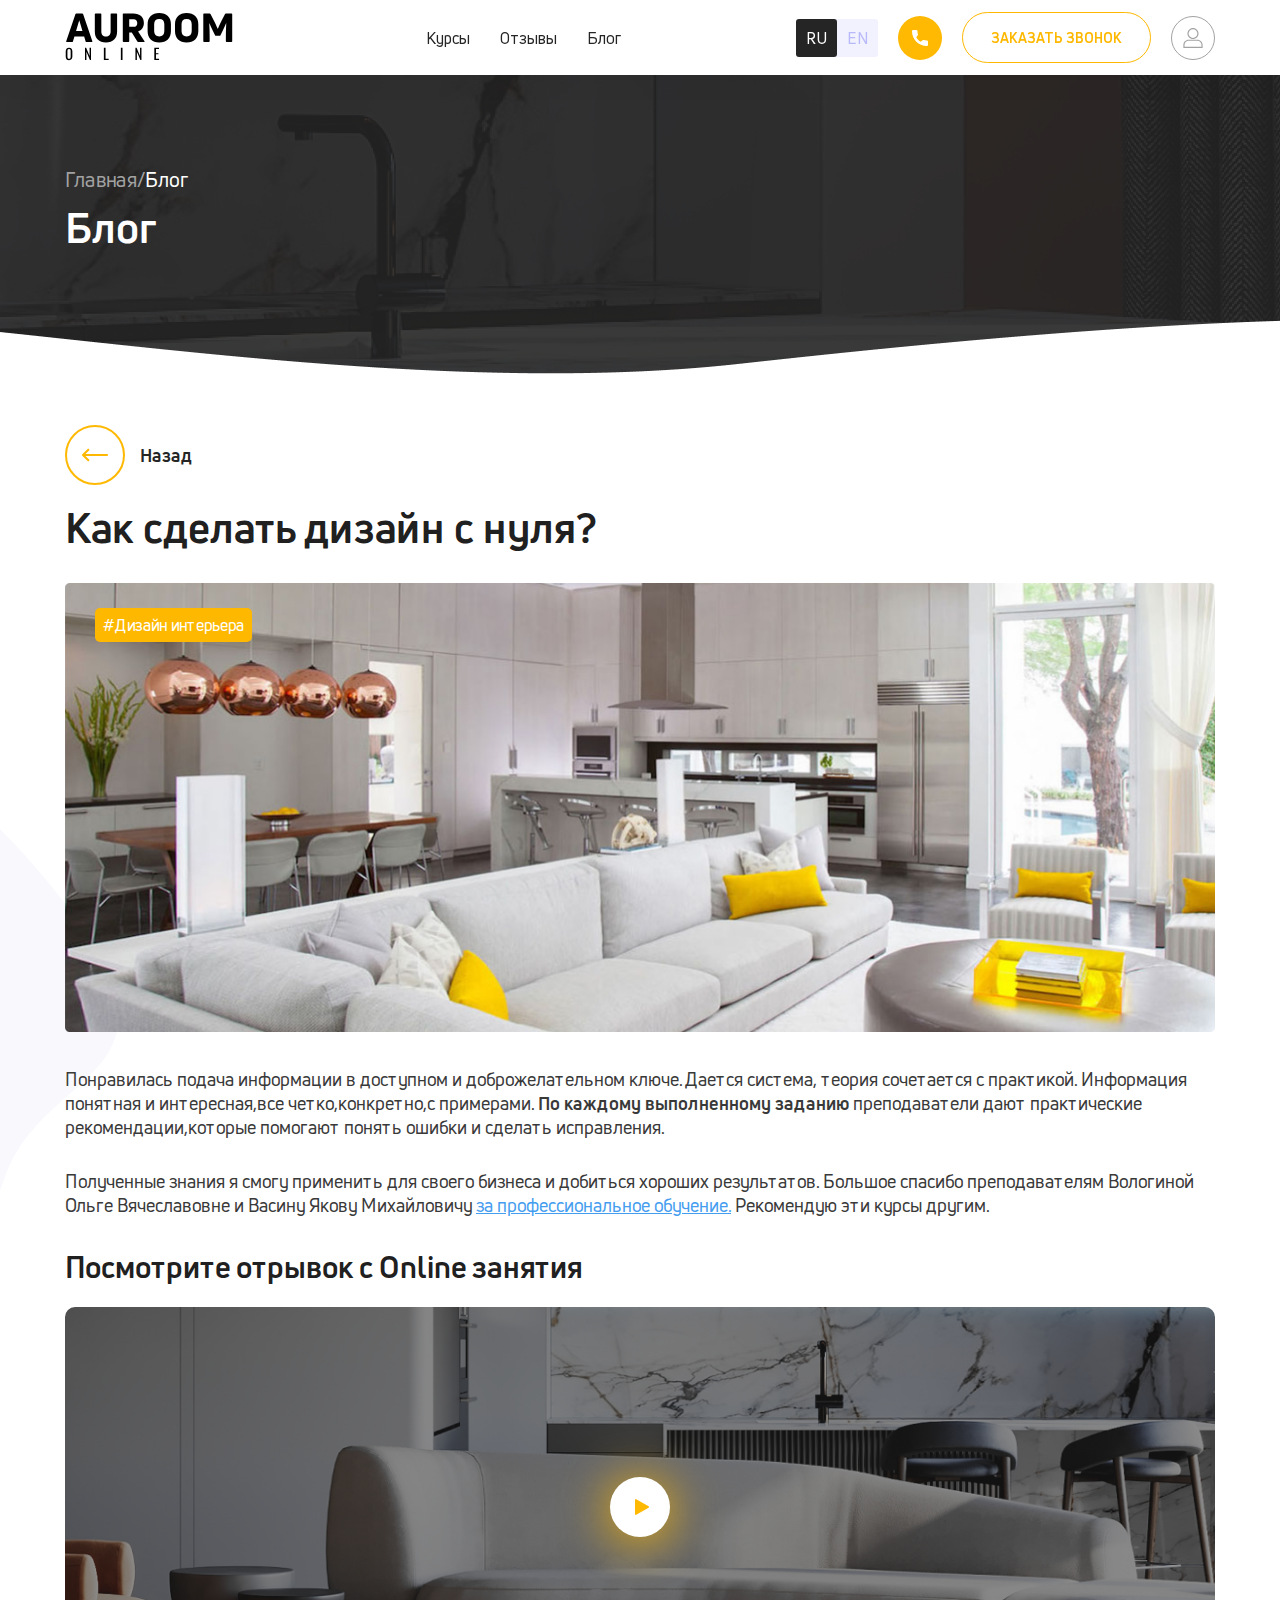
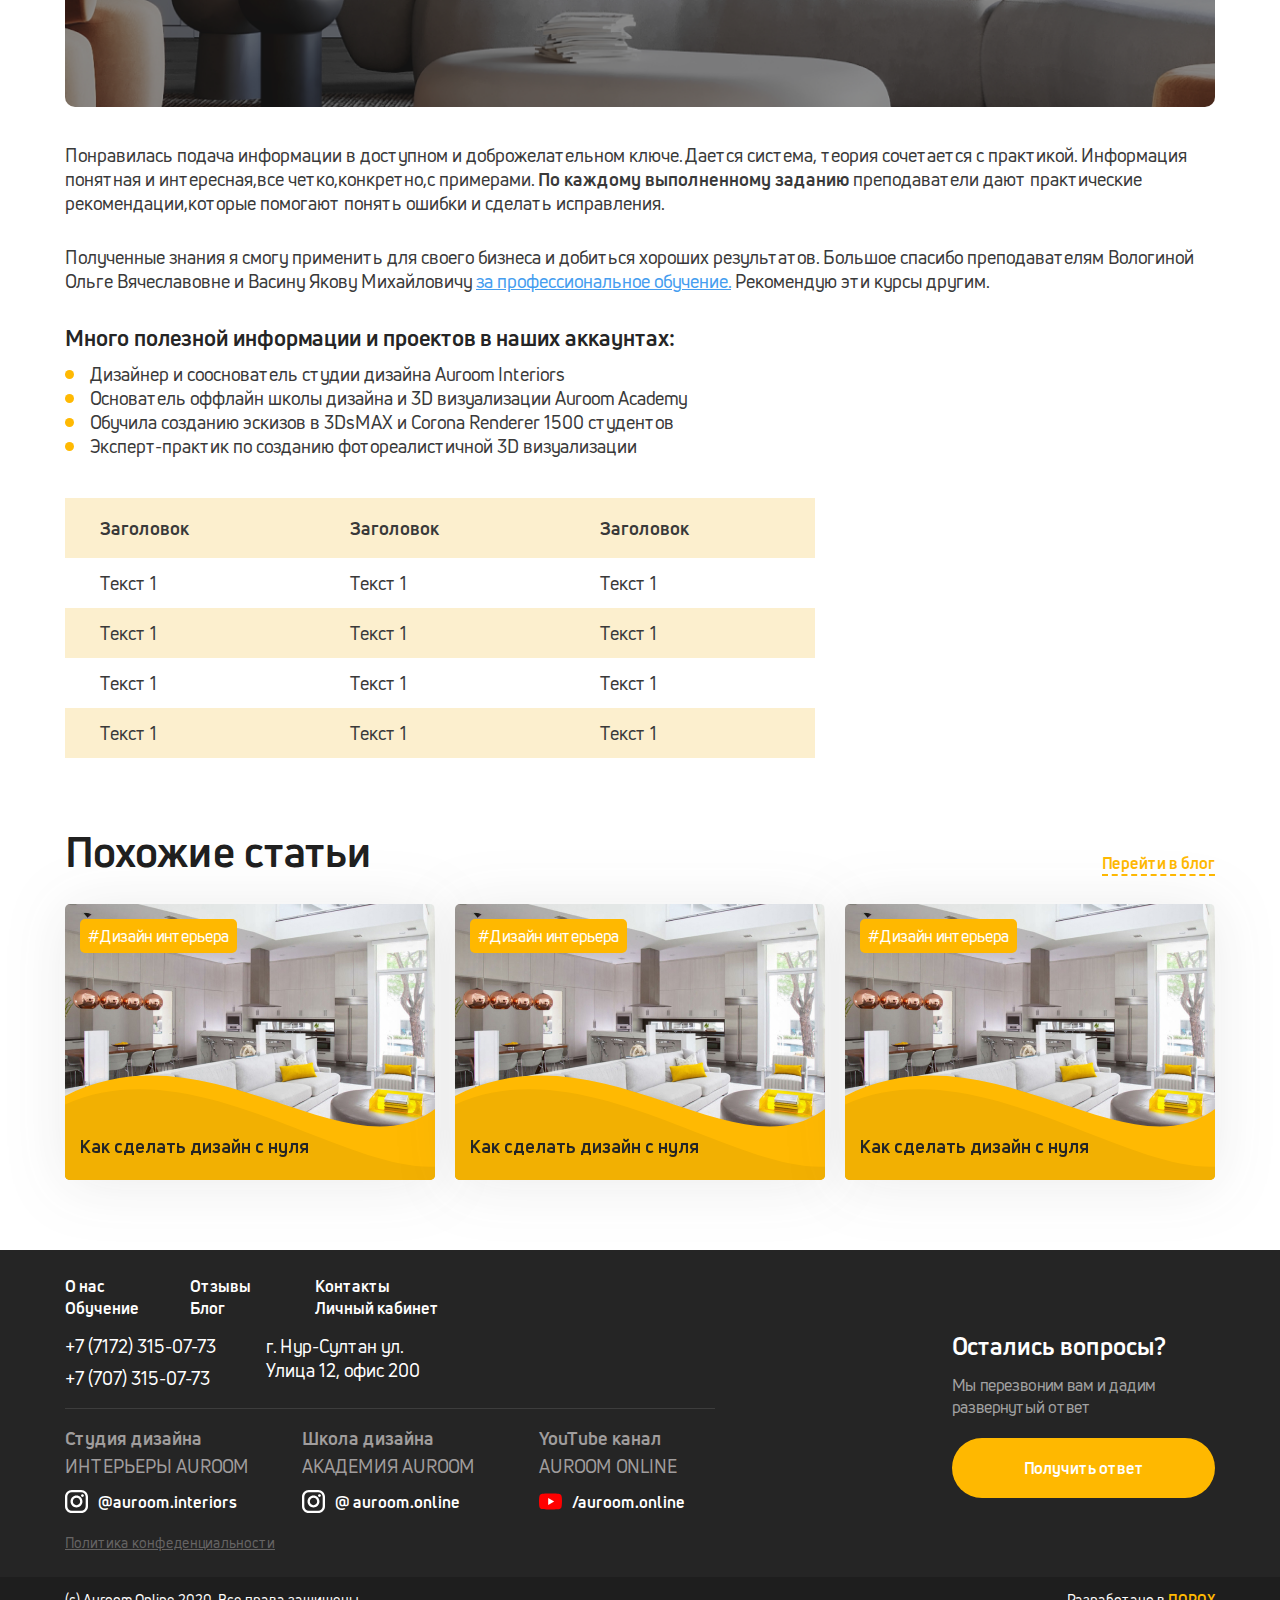
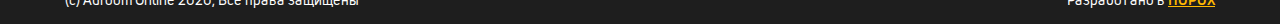
<file: blog-inner.html>
<!doctype html>
<html class="no-js" lang="ru">

    <head>
        <meta charset="utf-8">
        <meta http-equiv="x-ua-compatible" content="ie=edge">
        <title>Auroom</title>
        <meta content="" name="description">
        <meta content="" name="keywords">
        <meta name="viewport" content="width=device-width, initial-scale=1">

        <meta content="telephone=no" name="format-detection">
        <!-- This make sence for mobile browsers. It means, that content has been optimized for mobile browsers -->
        <meta name="HandheldFriendly" content="true">


        <!--[if (gt IE 9)|!(IE)]><!-->
        <link href="static/css/main.min.css" rel="stylesheet" type="text/css">
        <!--<![endif]-->

        <meta property="og:title" content="" />
        <meta property="og:url" content="" />
        <meta property="og:description" content="" />
        <meta property="og:image" content="" />
        <meta property="og:image:type" content="image/jpeg" />
        <meta property="og:image:width" content="500" />
        <meta property="og:image:height" content="300" />
        <meta property="twitter:description" content="" />
        <link rel="image_src" href="" />

        <link rel="apple-touch-icon" sizes="57x57" href="./favicon/apple-icon-57x57.png">
        <link rel="apple-touch-icon" sizes="60x60" href="./favicon/apple-icon-60x60.png">
        <link rel="apple-touch-icon" sizes="72x72" href="./favicon/apple-icon-72x72.png">
        <link rel="apple-touch-icon" sizes="76x76" href="./favicon/apple-icon-76x76.png">
        <link rel="apple-touch-icon" sizes="114x114" href="./favicon/apple-icon-114x114.png">
        <link rel="apple-touch-icon" sizes="120x120" href="./favicon/apple-icon-120x120.png">
        <link rel="apple-touch-icon" sizes="144x144" href="./favicon/apple-icon-144x144.png">
        <link rel="apple-touch-icon" sizes="152x152" href="./favicon/apple-icon-152x152.png">
        <link rel="apple-touch-icon" sizes="180x180" href="./favicon/apple-icon-180x180.png">
        <link rel="icon" type="image/png" sizes="192x192"  href="./favicon/android-icon-192x192.png">
        <link rel="icon" type="image/png" sizes="32x32" href="./favicon/favicon-32x32.png">
        <link rel="icon" type="image/png" sizes="96x96" href="./favicon/favicon-96x96.png">
        <link rel="icon" type="image/png" sizes="16x16" href="./favicon/favicon-16x16.png">
        <link rel="manifest" href="./favicon/manifest.json">
        <meta name="msapplication-TileColor" content="#ffffff">
        <meta name="msapplication-TileImage" content="./favicon/ms-icon-144x144.png">
        <meta name="theme-color" content="#ffffff">
        <script>
            (function(H){H.className=H.className.replace(/\bno-js\b/,'js')})(document.documentElement)
        </script>

        <link rel="stylesheet" href="https://cdnjs.cloudflare.com/ajax/libs/animate.css/4.1.1/animate.min.css" />
    </head>

    <body class="page">


        <header>
            <div class="wrapper">
                <a href="/" class="logo">
                    <img src="static/img/content/logo.svg" alt="">
                </a>
                <nav>
                    <div class="dropdown">
                        <span class="link">Курсы</span>
                        <div class="dropdown__links">
                            <a href="#" class="link">Базовый курс с нуля 3D моделирование интерьера</a>
                            <a href="#" class="link">Курс2</a>
                            <a href="#" class="link">Курс3</a>
                        </div>
                    </div>
                    <a class="link" href="/reviews.html">Отзывы</a>
                    <a class="link" href="/blog.html">Блог</a>
                </nav>
                <div class="lang">
                    <a href="#" class="active">RU</a>
                    <a href="#">EN</a>
                </div>
                <a href="tel:+77073150773" class="tell">
                    <span class="tell__icon">

                    	<svg width="16" height="16" viewBox="0 0 16 16" fill="none" xmlns="http://www.w3.org/2000/svg">

                            <path d="M14.7368 10.5347C13.7499 10.5347 12.7832 10.3806 11.8669 10.0783C11.4198 9.92421 10.912 10.0429 10.6181 10.3427L8.80169 11.7145C6.71748 10.6021 5.38358 9.26906 4.28633 7.20001L5.62106 5.42653C5.95706 5.09053 6.07749 4.59873 5.93349 4.13811C5.62864 3.216 5.4737 2.24842 5.4737 1.26316C5.4737 0.566724 4.90698 0 4.21054 0H1.26316C0.566724 0 0 0.566724 0 1.26316C0 9.38863 6.61137 16 14.7368 16C15.4333 16 16 15.4333 16 14.7368V11.7979C16 11.1015 15.4333 10.5347 14.7368 10.5347Z" fill="white"/>

                    	</svg>

                    </span>
                    <span>+7 (707) 315-07-73</span>
                </a>
                <div class="callme" data-popup-open="popup__consultation">
                    <span>заказать звонок</span>
                </div>
                <div class="profile">
                    <svg width="20" height="20" viewBox="0 0 20 20" fill="none" xmlns="http://www.w3.org/2000/svg">
                        <path d="M14.3417 11.6592H5.65834C2.74323 11.6592 0.371582 14.0308 0.371582 16.9459V20H19.6286V16.9459C19.6285 14.0308 17.2568 11.6592 14.3417 11.6592ZM18.4811 18.8528H1.51886V16.946C1.51886 14.6636 3.3758 12.8066 5.65827 12.8066H14.3416C16.6241 12.8066 18.4811 14.6636 18.4811 16.946L18.4811 18.8528Z"
                        />
                        <path d="M9.99989 11.116C13.0645 11.116 15.5579 8.62264 15.5579 5.558C15.5579 2.49335 13.0646 0 9.99989 0C6.93516 0 4.44189 2.49327 4.44189 5.558C4.44189 8.62272 6.93524 11.116 9.99989 11.116ZM9.99989 1.14735C12.432 1.14735 14.4105 3.12592 14.4105 5.558C14.4105 7.99007 12.432 9.96864 9.99989 9.96864C7.56781 9.96864 5.58924 7.99 5.58924 5.558C5.58924 3.12599 7.56781 1.14735 9.99989 1.14735Z"
                        />
                    </svg>
                </div>
                <div class="mobile__menu" data-popup-open="mobile__popup">
                    <span></span>
                    <span></span>
                    <span></span>
                </div>
            </div>
        </header>

        <div class="head set-bg-img">
            <img src="static/img/content/head_bg.png" class="get-bg-img" alt="">
            <div class="head__circles">
                <svg class="svg-animate-selector" width="86" height="86" viewBox="0 0 86 86" fill="none" xmlns="http://www.w3.org/2000/svg">
                    <circle cx="43" cy="43" r="33" stroke="#FFB902" stroke-width="20" />
                </svg>
                <svg class="svg-animate-selector" width="26" height="26" viewBox="0 0 26 26" fill="none" xmlns="http://www.w3.org/2000/svg">
                    <circle cx="13" cy="13" r="13" fill="#FFB902" />
                </svg>
            </div>
            <div class="wrapper">
                <div class="breadcrumbs">
                    <div>
                        <a href="/">Главная</a>
                    </div>
                    /
                    <div>
                        <span>Блог</span>
                    </div>
                </div>
                <div class="title">
                    <div class="title__text">
                        Блог
                    </div>
                </div>
            </div>
        </div>



        <div class="blogInnerPage">
            <div class="wrapper">
                <a href="/blog.html" class="blogInnerPage__back">
                    <div>
                        <svg width="26" height="26" viewBox="0 0 26 26" fill="none" xmlns="http://www.w3.org/2000/svg">
                            <path d="M0.297882 12.2811C0.298187 12.2808 0.298441 12.2804 0.298798 12.2801L5.60564 6.99887C6.00321 6.60323 6.64625 6.60471 7.04199 7.00232C7.43768 7.39989 7.43615 8.04293 7.03859 8.43862L3.47557 11.9844H24.9844C25.5453 11.9844 26 12.4391 26 13C26 13.5609 25.5453 14.0156 24.9844 14.0156H3.47562L7.03854 17.5614C7.4361 17.9571 7.43762 18.6001 7.04194 18.9977C6.6462 19.3953 6.00311 19.3967 5.60559 19.0011L0.298746 13.7199C0.298441 13.7196 0.298187 13.7192 0.297832 13.7189C-0.0999374 13.3219 -0.0986691 12.6768 0.297882 12.2811Z"
                            fill="#FFB902" />
                        </svg>
                    </div>
                    Назад
                </a>

                <div class="html">
                    <h1>Как сделать дизайн с нуля?</h1>
                    <p>
                        <img src="static/img/content/bloginner-img.png" alt="">
                        <span class="html__hashtag">

                            #Дизайн интерьера

                        </span>
                    </p>

                    <p>
                        Понравилась подача информации в доступном и доброжелательном ключе. Дается система, теория сочетается с практикой. Информация понятная и интересная,все четко,конкретно,с примерами.
                        <b>По каждому выполненному заданию</b> преподаватели дают практические рекомендации,которые помогают понять ошибки и сделать исправления.
                    </p>
                    <p>
                        Полученные знания я смогу применить для своего бизнеса и добиться хороших результатов. Большое спасибо преподавателям Вологиной Ольге Вячеславовне и Васину Якову Михайловичу <a href="#">за профессиональное обучение.</a>
Рекомендую
                        эти курсы другим.
                    </p>
                    <h2>Посмотрите отрывок с Online занятия</h2>
                    <a class="video set-bg-img" data-fancybox href="https://www.youtube.com/watch?v=2lAe1cqCOXo">
                        <img src="static/img/content/video-img.png" class="get-bg-img" alt="">
                        <span class="video-play">

                            <svg width="17" height="20" viewBox="0 0 17 20" fill="none" xmlns="http://www.w3.org/2000/svg">

                            <path d="M16.5 9.13397C17.1667 9.51887 17.1667 10.4811 16.5 10.866L1.5 19.5263C0.833331 19.9112 -9.36737e-07 19.4301 -9.03088e-07 18.6603L-1.45985e-07 1.33974C-1.12336e-07 0.569945 0.833334 0.0888199 1.5 0.47372L16.5 9.13397Z" fill="#FFB902"/>

                            </svg>

                        </span> 
                    </a>
                    <p>
                        Понравилась подача информации в доступном и доброжелательном ключе. Дается система, теория сочетается с практикой. Информация понятная и интересная,все четко,конкретно,с примерами.
                        <b>По каждому выполненному заданию</b> преподаватели дают практические рекомендации,которые помогают понять ошибки и сделать исправления.
                    </p>
                    <p>
                        Полученные знания я смогу применить для своего бизнеса и добиться хороших результатов. Большое спасибо преподавателям Вологиной Ольге Вячеславовне и Васину Якову Михайловичу <a href="#">за профессиональное обучение.</a>
Рекомендую
                        эти курсы другим.
                    </p>
                    <h3>Много полезной информации и проектов в наших аккаунтах:</h3>
                    <ul>
                        <li>Дизайнер и сооснователь студии дизайна <b>Auroom Interiors</b>
                        </li>
                        <li>Основатель оффлайн школы дизайна и <b>3D визуализации Auroom Academy</b>
                        </li>
                        <li>Обучила созданию эскизов в <b>3DsMAX и Сorona Renderer 1500 студентов</b>
                        </li>
                        <li>Эксперт-практик по созданию <b>фотореалистичной 3D визуализации</b>
                        </li>
                    </ul>
                    <table>
                        <tr>
                            <th>Заголовок</th>
                            <th>Заголовок</th>
                            <th>Заголовок</th>
                        </tr>
                        <tr>
                            <td>Текст 1</td>
                            <td>Текст 1</td>
                            <td>Текст 1</td>
                        </tr>
                        <tr>
                            <td>Текст 1</td>
                            <td>Текст 1</td>
                            <td>Текст 1</td>
                        </tr>
                        <tr>
                            <td>Текст 1</td>
                            <td>Текст 1</td>
                            <td>Текст 1</td>
                        </tr>
                        <tr>
                            <td>Текст 1</td>
                            <td>Текст 1</td>
                            <td>Текст 1</td>
                        </tr>
                    </table>
                </div>

                <div class="title">
                    <div class="title__text">
                        Похожие статьи
                    </div>
                    <a href="/blog.html">Перейти в блог</a>
                </div>

                <div class="blog">
                    <a href="/blog-inner.html" class="blog__item">
                        <div class="blog__img set-bg-img">
                            <img src="static/img/content/blog-item.jpg" class="get-bg-img" alt="">
                        </div>
                        <div class="blog__overlay">
                            <svg width="468" height="355" viewBox="0 0 468 355" fill="none" xmlns="http://www.w3.org/2000/svg">
                                <path d="M43.6543 796.6C296.622 971.141 629.714 786.972 655.777 491.526C666.523 369.715 756.663 -125.54 464.001 75.9999C341.004 160.701 150.068 -70.9122 -47.9991 87.9997C-314.462 301.787 -205.858 600.22 43.6543 796.6Z" class="svg-1" />
                                <path d="M41.463 847.053C294.616 1020.12 627.415 838.284 653.091 545.926C663.677 425.388 812.354 -69.0764 520 130C397.134 213.665 147.829 -59.0118 -49.9993 98.0002C-316.142 309.231 -208.263 652.38 41.463 847.053Z" class="svg-2" />
                            </svg>

                        </div>
                        <div class="blog__hashtag">
                            #Дизайн интерьера
                        </div>
                        <div class="blog__content">
                            <div class="blog__title">
                                Как сделать дизайн с нуля
                            </div>
                            <div class="blog__text">
                                Понравилась подача информации в доступном и доброжелательном ключе. Дается система, теория сочетается с практикой. Информация понятная и интересная
                            </div>
                            <div class="blog__link">
                                Читать дальше
                            </div>
                        </div>
                    </a>
                    <a href="/blog-inner.html" class="blog__item">
                        <div class="blog__img set-bg-img">
                            <img src="static/img/content/blog-item.jpg" class="get-bg-img" alt="">
                        </div>
                        <div class="blog__overlay">
                            <svg width="468" height="355" viewBox="0 0 468 355" fill="none" xmlns="http://www.w3.org/2000/svg">
                                <path d="M43.6543 796.6C296.622 971.141 629.714 786.972 655.777 491.526C666.523 369.715 756.663 -125.54 464.001 75.9999C341.004 160.701 150.068 -70.9122 -47.9991 87.9997C-314.462 301.787 -205.858 600.22 43.6543 796.6Z" class="svg-1" />
                                <path d="M41.463 847.053C294.616 1020.12 627.415 838.284 653.091 545.926C663.677 425.388 812.354 -69.0764 520 130C397.134 213.665 147.829 -59.0118 -49.9993 98.0002C-316.142 309.231 -208.263 652.38 41.463 847.053Z" class="svg-2" />
                            </svg>

                        </div>
                        <div class="blog__hashtag">
                            #Дизайн интерьера
                        </div>
                        <div class="blog__content">
                            <div class="blog__title">
                                Как сделать дизайн с нуля
                            </div>
                            <div class="blog__text">
                                Понравилась подача информации в доступном и доброжелательном ключе. Дается система, теория сочетается с практикой. Информация понятная и интересная
                            </div>
                            <div class="blog__link">
                                Читать дальше
                            </div>
                        </div>
                    </a>
                    <a href="/blog-inner.html" class="blog__item">
                        <div class="blog__img set-bg-img">
                            <img src="static/img/content/blog-item.jpg" class="get-bg-img" alt="">
                        </div>
                        <div class="blog__overlay">
                            <svg width="468" height="355" viewBox="0 0 468 355" fill="none" xmlns="http://www.w3.org/2000/svg">
                                <path d="M43.6543 796.6C296.622 971.141 629.714 786.972 655.777 491.526C666.523 369.715 756.663 -125.54 464.001 75.9999C341.004 160.701 150.068 -70.9122 -47.9991 87.9997C-314.462 301.787 -205.858 600.22 43.6543 796.6Z" class="svg-1" />
                                <path d="M41.463 847.053C294.616 1020.12 627.415 838.284 653.091 545.926C663.677 425.388 812.354 -69.0764 520 130C397.134 213.665 147.829 -59.0118 -49.9993 98.0002C-316.142 309.231 -208.263 652.38 41.463 847.053Z" class="svg-2" />
                            </svg>

                        </div>
                        <div class="blog__hashtag">
                            #Дизайн интерьера
                        </div>
                        <div class="blog__content">
                            <div class="blog__title">
                                Как сделать дизайн с нуля
                            </div>
                            <div class="blog__text">
                                Понравилась подача информации в доступном и доброжелательном ключе. Дается система, теория сочетается с практикой. Информация понятная и интересная
                            </div>
                            <div class="blog__link">
                                Читать дальше
                            </div>
                        </div>
                    </a>
                </div>

                <div class="blog-mobile-slider">
                    <div class="swiper-container">
                        <div class="swiper-wrapper">
                            <div class="swiper-slide">
                                <a href="/blog-inner.html" class="blog__item wow animate__animated animate__fadeInUp">
                                    <div class="blog__img set-bg-img">
                                        <img src="static/img/content/blog-item.jpg" class="get-bg-img" alt="">
                                    </div>
                                    <div class="blog__overlay">
                                        <svg width="468" height="355" viewBox="0 0 468 355" fill="none" xmlns="http://www.w3.org/2000/svg">
                                            <path d="M43.6543 796.6C296.622 971.141 629.714 786.972 655.777 491.526C666.523 369.715 756.663 -125.54 464.001 75.9999C341.004 160.701 150.068 -70.9122 -47.9991 87.9997C-314.462 301.787 -205.858 600.22 43.6543 796.6Z" class="svg-1" />
                                            <path d="M41.463 847.053C294.616 1020.12 627.415 838.284 653.091 545.926C663.677 425.388 812.354 -69.0764 520 130C397.134 213.665 147.829 -59.0118 -49.9993 98.0002C-316.142 309.231 -208.263 652.38 41.463 847.053Z" class="svg-2" />
                                        </svg>

                                    </div>
                                    <div class="blog__hashtag">
                                        #Дизайн интерьера
                                    </div>
                                    <div class="blog__content">
                                        <div class="blog__title">
                                            Как сделать дизайн с нуля
                                        </div>
                                        <div class="blog__text">
                                            Понравилась подача информации в доступном и доброжелательном ключе. Дается система, теория сочетается с практикой. Информация понятная и интересная
                                        </div>
                                        <div class="blog__link">
                                            Читать дальше
                                        </div>
                                    </div>
                                </a>
                            </div>
                            <div class="swiper-slide">
                                <a href="/blog-inner.html" class="blog__item wow animate__animated animate__fadeInUp">
                                    <div class="blog__img set-bg-img">
                                        <img src="static/img/content/blog-item.jpg" class="get-bg-img" alt="">
                                    </div>
                                    <div class="blog__overlay">
                                        <svg width="468" height="355" viewBox="0 0 468 355" fill="none" xmlns="http://www.w3.org/2000/svg">
                                            <path d="M43.6543 796.6C296.622 971.141 629.714 786.972 655.777 491.526C666.523 369.715 756.663 -125.54 464.001 75.9999C341.004 160.701 150.068 -70.9122 -47.9991 87.9997C-314.462 301.787 -205.858 600.22 43.6543 796.6Z" class="svg-1" />
                                            <path d="M41.463 847.053C294.616 1020.12 627.415 838.284 653.091 545.926C663.677 425.388 812.354 -69.0764 520 130C397.134 213.665 147.829 -59.0118 -49.9993 98.0002C-316.142 309.231 -208.263 652.38 41.463 847.053Z" class="svg-2" />
                                        </svg>

                                    </div>
                                    <div class="blog__hashtag">
                                        #Дизайн интерьера
                                    </div>
                                    <div class="blog__content">
                                        <div class="blog__title">
                                            Как сделать дизайн с нуля
                                        </div>
                                        <div class="blog__text">
                                            Понравилась подача информации в доступном и доброжелательном ключе. Дается система, теория сочетается с практикой. Информация понятная и интересная
                                        </div>
                                        <div class="blog__link">
                                            Читать дальше
                                        </div>
                                    </div>
                                </a>
                            </div>
                            <div class="swiper-slide">
                                <a href="/blog-inner.html" class="blog__item wow animate__animated animate__fadeInUp">
                                    <div class="blog__img set-bg-img">
                                        <img src="static/img/content/blog-item.jpg" class="get-bg-img" alt="">
                                    </div>
                                    <div class="blog__overlay">
                                        <svg width="468" height="355" viewBox="0 0 468 355" fill="none" xmlns="http://www.w3.org/2000/svg">
                                            <path d="M43.6543 796.6C296.622 971.141 629.714 786.972 655.777 491.526C666.523 369.715 756.663 -125.54 464.001 75.9999C341.004 160.701 150.068 -70.9122 -47.9991 87.9997C-314.462 301.787 -205.858 600.22 43.6543 796.6Z" class="svg-1" />
                                            <path d="M41.463 847.053C294.616 1020.12 627.415 838.284 653.091 545.926C663.677 425.388 812.354 -69.0764 520 130C397.134 213.665 147.829 -59.0118 -49.9993 98.0002C-316.142 309.231 -208.263 652.38 41.463 847.053Z" class="svg-2" />
                                        </svg>

                                    </div>
                                    <div class="blog__hashtag">
                                        #Дизайн интерьера
                                    </div>
                                    <div class="blog__content">
                                        <div class="blog__title">
                                            Как сделать дизайн с нуля
                                        </div>
                                        <div class="blog__text">
                                            Понравилась подача информации в доступном и доброжелательном ключе. Дается система, теория сочетается с практикой. Информация понятная и интересная
                                        </div>
                                        <div class="blog__link">
                                            Читать дальше
                                        </div>
                                    </div>
                                </a>
                            </div>
                        </div>
                    </div>
                    <div class="swiper-pagination"></div>
                </div>

            </div>
            <div class="blogInnerPage__bg">
                <img src="static/img/content/left-black-bg1.svg" alt="">
            </div>
            <div class="blogInnerPage__circles">
                <svg class="svg-animate-selector" width="128" height="128" viewBox="0 0 128 128" fill="none" xmlns="http://www.w3.org/2000/svg">
                    <circle r="46.5" transform="matrix(-1 0 0 1 64 64)" stroke="#252525" stroke-width="35" />
                </svg>
                <svg class="svg-animate-selector" width="50" height="50" viewBox="0 0 50 50" fill="none" xmlns="http://www.w3.org/2000/svg">
                    <circle r="17.5" transform="matrix(-1 0 0 1 25 25)" stroke="#FFB902" stroke-width="15" />
                </svg>
            </div>
        </div>







        <footer>
            <div class="wrapper">
                <div class="footer__blocks">
                    <div class="footer__block">
                        <div class="footer__nav">
                            <div>
                                <a href="#">О нас</a>
                            </div>
                            <div>
                                <a href="/reviews.html">Отзывы</a>
                            </div>
                            <div>
                                <a href="#">Контакты</a>
                            </div>
                            <div>
                                <a href="#">Обучение</a>
                            </div>
                            <div>
                                <a href="/blog.html">Блог</a>
                            </div>
                            <div>
                                <a href="#">Личный кабинет</a>
                            </div>
                        </div>

                        <div class="footer__info">
                            <div class="footer__tell">
                                <a href="tel:+771723150773">+7 (7172) 315-07-73</a>
                                <a href="tel:+77073150773">+7 (707) 315-07-73</a>
                            </div>
                            <div class="footer__address">
                                <span>

        							г. Нур-Султан ул. Улица 12, офис 200

        						</span>	
                            </div>
                        </div>
                    </div>
                    <div class="footer__block">
                        <div class="footer__social">
                            <div class="footer__social-link">
                                <span>

        							<b>Студия дизайна</b>

                                    ИНТЕРЬЕРЫ AUROOM

        						</span>
                                <a href="https://www.instagram.com/" target="_blank">
                                    <svg width="23" height="23" viewBox="0 0 23 23" fill="none" xmlns="http://www.w3.org/2000/svg">
                                        <path d="M16.1482 0H6.85182C3.07371 0 0 3.07371 0 6.85182V16.1482C0 19.9263 3.07371 23 6.85182 23H16.1482C19.9263 23 23 19.9263 23 16.1482V6.85182C23 3.07371 19.9262 0 16.1482 0ZM20.6862 16.1482C20.6862 18.6544 18.6544 20.6862 16.1482 20.6862H6.85182C4.34556 20.6862 2.3138 18.6544 2.3138 16.1482V6.85182C2.3138 4.34552 4.34556 2.3138 6.85182 2.3138H16.1482C18.6544 2.3138 20.6862 4.34552 20.6862 6.85182V16.1482Z"
                                        fill="white" />
                                        <path d="M16.1482 0H6.85182C3.07371 0 0 3.07371 0 6.85182V16.1482C0 19.9263 3.07371 23 6.85182 23H16.1482C19.9263 23 23 19.9263 23 16.1482V6.85182C23 3.07371 19.9262 0 16.1482 0ZM20.6862 16.1482C20.6862 18.6544 18.6544 20.6862 16.1482 20.6862H6.85182C4.34556 20.6862 2.3138 18.6544 2.3138 16.1482V6.85182C2.3138 4.34552 4.34556 2.3138 6.85182 2.3138H16.1482C18.6544 2.3138 20.6862 4.34552 20.6862 6.85182V16.1482Z"
                                        />
                                        <path d="M11.4999 5.55127C8.21981 5.55127 5.55127 8.21981 5.55127 11.4998C5.55127 14.7799 8.21981 17.4485 11.4999 17.4485C14.78 17.4485 17.4485 14.7799 17.4485 11.4998C17.4485 8.21977 14.78 5.55127 11.4999 5.55127ZM11.4999 15.1347C9.49242 15.1347 7.86507 13.5074 7.86507 11.4999C7.86507 9.49242 9.49246 7.86507 11.4999 7.86507C13.5074 7.86507 15.1347 9.49242 15.1347 11.4999C15.1347 13.5073 13.5073 15.1347 11.4999 15.1347Z"
                                        fill="white" />
                                        <path d="M11.4999 5.55127C8.21981 5.55127 5.55127 8.21981 5.55127 11.4998C5.55127 14.7799 8.21981 17.4485 11.4999 17.4485C14.78 17.4485 17.4485 14.7799 17.4485 11.4998C17.4485 8.21977 14.78 5.55127 11.4999 5.55127ZM11.4999 15.1347C9.49242 15.1347 7.86507 13.5074 7.86507 11.4999C7.86507 9.49242 9.49246 7.86507 11.4999 7.86507C13.5074 7.86507 15.1347 9.49242 15.1347 11.4999C15.1347 13.5073 13.5073 15.1347 11.4999 15.1347Z"
                                        />
                                        <path d="M17.4601 7.02123C18.2473 7.02123 18.8855 6.38306 18.8855 5.59582C18.8855 4.80859 18.2473 4.17041 17.4601 4.17041C16.6728 4.17041 16.0347 4.80859 16.0347 5.59582C16.0347 6.38306 16.6728 7.02123 17.4601 7.02123Z" fill="white" />
                                        <path d="M17.4601 7.02123C18.2473 7.02123 18.8855 6.38306 18.8855 5.59582C18.8855 4.80859 18.2473 4.17041 17.4601 4.17041C16.6728 4.17041 16.0347 4.80859 16.0347 5.59582C16.0347 6.38306 16.6728 7.02123 17.4601 7.02123Z" />
                                    </svg>
                                    @auroom.interiors
                                </a>
                            </div>
                            <div class="footer__social-link">
                                <span>

        							<b>Школа дизайна</b>

                                    АКАДЕМИЯ AUROOM

        						</span>
                                <a href="https://www.instagram.com/" target="_blank">
                                    <svg width="23" height="23" viewBox="0 0 23 23" fill="none" xmlns="http://www.w3.org/2000/svg">
                                        <path d="M16.1482 0H6.85182C3.07371 0 0 3.07371 0 6.85182V16.1482C0 19.9263 3.07371 23 6.85182 23H16.1482C19.9263 23 23 19.9263 23 16.1482V6.85182C23 3.07371 19.9262 0 16.1482 0ZM20.6862 16.1482C20.6862 18.6544 18.6544 20.6862 16.1482 20.6862H6.85182C4.34556 20.6862 2.3138 18.6544 2.3138 16.1482V6.85182C2.3138 4.34552 4.34556 2.3138 6.85182 2.3138H16.1482C18.6544 2.3138 20.6862 4.34552 20.6862 6.85182V16.1482Z"
                                        fill="white" />
                                        <path d="M16.1482 0H6.85182C3.07371 0 0 3.07371 0 6.85182V16.1482C0 19.9263 3.07371 23 6.85182 23H16.1482C19.9263 23 23 19.9263 23 16.1482V6.85182C23 3.07371 19.9262 0 16.1482 0ZM20.6862 16.1482C20.6862 18.6544 18.6544 20.6862 16.1482 20.6862H6.85182C4.34556 20.6862 2.3138 18.6544 2.3138 16.1482V6.85182C2.3138 4.34552 4.34556 2.3138 6.85182 2.3138H16.1482C18.6544 2.3138 20.6862 4.34552 20.6862 6.85182V16.1482Z"
                                        />
                                        <path d="M11.4999 5.55127C8.21981 5.55127 5.55127 8.21981 5.55127 11.4998C5.55127 14.7799 8.21981 17.4485 11.4999 17.4485C14.78 17.4485 17.4485 14.7799 17.4485 11.4998C17.4485 8.21977 14.78 5.55127 11.4999 5.55127ZM11.4999 15.1347C9.49242 15.1347 7.86507 13.5074 7.86507 11.4999C7.86507 9.49242 9.49246 7.86507 11.4999 7.86507C13.5074 7.86507 15.1347 9.49242 15.1347 11.4999C15.1347 13.5073 13.5073 15.1347 11.4999 15.1347Z"
                                        fill="white" />
                                        <path d="M11.4999 5.55127C8.21981 5.55127 5.55127 8.21981 5.55127 11.4998C5.55127 14.7799 8.21981 17.4485 11.4999 17.4485C14.78 17.4485 17.4485 14.7799 17.4485 11.4998C17.4485 8.21977 14.78 5.55127 11.4999 5.55127ZM11.4999 15.1347C9.49242 15.1347 7.86507 13.5074 7.86507 11.4999C7.86507 9.49242 9.49246 7.86507 11.4999 7.86507C13.5074 7.86507 15.1347 9.49242 15.1347 11.4999C15.1347 13.5073 13.5073 15.1347 11.4999 15.1347Z"
                                        />
                                        <path d="M17.4601 7.02123C18.2473 7.02123 18.8855 6.38306 18.8855 5.59582C18.8855 4.80859 18.2473 4.17041 17.4601 4.17041C16.6728 4.17041 16.0347 4.80859 16.0347 5.59582C16.0347 6.38306 16.6728 7.02123 17.4601 7.02123Z" fill="white" />
                                        <path d="M17.4601 7.02123C18.2473 7.02123 18.8855 6.38306 18.8855 5.59582C18.8855 4.80859 18.2473 4.17041 17.4601 4.17041C16.6728 4.17041 16.0347 4.80859 16.0347 5.59582C16.0347 6.38306 16.6728 7.02123 17.4601 7.02123Z" />
                                    </svg>
                                    @ auroom.online
                                </a>
                            </div>
                            <div class="footer__social-link">
                                <span>

        							<b>YouTube канал</b>

                                    AUROOM ONLINE

        						</span>
                                <a href="https://www.youtube.com/" target="_blank">
                                    <svg width="23" height="23" viewBox="0 0 23 23" fill="none" xmlns="http://www.w3.org/2000/svg">
                                        <path d="M22.5261 5.97881C22.261 4.99352 21.4841 4.21686 20.499 3.95154C18.6992 3.45898 11.4998 3.45898 11.4998 3.45898C11.4998 3.45898 4.30055 3.45898 2.5007 3.93277C1.53453 4.19791 0.738751 4.99369 0.473608 5.97881C0 7.77849 0 11.5108 0 11.5108C0 11.5108 0 15.262 0.473608 17.0429C0.738927 18.028 1.51558 18.8048 2.50087 19.0701C4.3195 19.5627 11.5 19.5627 11.5 19.5627C11.5 19.5627 18.6992 19.5627 20.499 19.0889C21.4843 18.8238 22.261 18.047 22.5263 17.0618C22.9999 15.262 22.9999 11.5298 22.9999 11.5298C22.9999 11.5298 23.0189 7.77849 22.5261 5.97881Z"
                                        fill="#FF0000" />
                                        <path d="M9.20752 14.9587L15.1942 11.5106L9.20752 8.0625V14.9587Z" fill="white" />
                                    </svg>
                                    /auroom.online
                                </a>
                            </div>
                        </div>
                        <div class="footer__politic">
                            <a href="#">Политика конфеденциальности</a>
                        </div>
                    </div>
                </div>
                <div class="footer__help">
                    <div class="footer__title">
                        Остались вопросы?
                    </div>
                    <div class="footer__text">
                        Мы перезвоним вам и дадим развернутый ответ
                    </div>
                    <div class="button" data-popup-open="popup__consultation">Получить ответ</div>
                </div>
            </div>
        </footer>
        <div class="copyright">
            <div class="wrapper">
                <span>(с) Auroom Online 2020, Все права защищены</span>
                <span>Разработано в <a href="#">ПОРОХ</a></span>
            </div>
        </div>


        <div class="overlay popupClose"></div>

        <div class="mobile__popup">
            <div class="popup__close popupClose">
                <svg width="18" height="18" viewBox="0 0 18 18" fill="none" xmlns="http://www.w3.org/2000/svg">
                    <path d="M9.99418 9.00076L17.7938 1.20108C18.0684 0.926474 18.0684 0.481256 17.7938 0.206686C17.5192 -0.0678837 17.074 -0.0679188 16.7994 0.206686L8.99975 8.00637L1.2001 0.206686C0.925497 -0.0679188 0.480279 -0.0679188 0.20571 0.206686C-0.0688602 0.481291 -0.0688954 0.926509 0.20571 1.20108L8.00536 9.00072L0.20571 16.8004C-0.0688954 17.075 -0.0688954 17.5202 0.20571 17.7948C0.342994 17.9321 0.522959 18.0007 0.702924 18.0007C0.882888 18.0007 1.06282 17.9321 1.20014 17.7948L8.99975 9.99515L16.7994 17.7948C16.9367 17.9321 17.1166 18.0007 17.2966 18.0007C17.4766 18.0007 17.6565 17.9321 17.7938 17.7948C18.0684 17.5202 18.0684 17.075 17.7938 16.8004L9.99418 9.00076Z"
                    fill="#000" />
                </svg>
            </div>
            <div class="mobile__popup-buttons">

            </div>
        </div>

        <div class="popup popup__consultation">
            <div class="popup__close popupClose">
                <svg width="18" height="18" viewBox="0 0 18 18" fill="none" xmlns="http://www.w3.org/2000/svg">
                    <path d="M9.99418 9.00076L17.7938 1.20108C18.0684 0.926474 18.0684 0.481256 17.7938 0.206686C17.5192 -0.0678837 17.074 -0.0679188 16.7994 0.206686L8.99975 8.00637L1.2001 0.206686C0.925497 -0.0679188 0.480279 -0.0679188 0.20571 0.206686C-0.0688602 0.481291 -0.0688954 0.926509 0.20571 1.20108L8.00536 9.00072L0.20571 16.8004C-0.0688954 17.075 -0.0688954 17.5202 0.20571 17.7948C0.342994 17.9321 0.522959 18.0007 0.702924 18.0007C0.882888 18.0007 1.06282 17.9321 1.20014 17.7948L8.99975 9.99515L16.7994 17.7948C16.9367 17.9321 17.1166 18.0007 17.2966 18.0007C17.4766 18.0007 17.6565 17.9321 17.7938 17.7948C18.0684 17.5202 18.0684 17.075 17.7938 16.8004L9.99418 9.00076Z"
                    fill="white" />
                </svg>
            </div>
            <div class="popup__title">
                Хотите узнать как <span>поднять свои доходы</span> от любимого занятия?
            </div>
            <div class="popup__text">
                Задайте вопрос нашему менеджеру по своему направлению:
            </div>
            <div class="popup__form">
                <input type="text" class="input" placeholder="Введите имя">
                <input type="text" class="input tel-mask" placeholder="Номер телефона">
                <button class="button">
                    <!-- .loading -->
                    Получить консультацию
                </button>
                <div class="form-text">
                    * Конфиденциальность данных гарантируем
                </div>
            </div>
        </div>

        <div class="popup popup__review">
            <div class="popup__close popupClose">
                <svg width="18" height="18" viewBox="0 0 18 18" fill="none" xmlns="http://www.w3.org/2000/svg">
                    <path d="M9.99418 9.00076L17.7938 1.20108C18.0684 0.926474 18.0684 0.481256 17.7938 0.206686C17.5192 -0.0678837 17.074 -0.0679188 16.7994 0.206686L8.99975 8.00637L1.2001 0.206686C0.925497 -0.0679188 0.480279 -0.0679188 0.20571 0.206686C-0.0688602 0.481291 -0.0688954 0.926509 0.20571 1.20108L8.00536 9.00072L0.20571 16.8004C-0.0688954 17.075 -0.0688954 17.5202 0.20571 17.7948C0.342994 17.9321 0.522959 18.0007 0.702924 18.0007C0.882888 18.0007 1.06282 17.9321 1.20014 17.7948L8.99975 9.99515L16.7994 17.7948C16.9367 17.9321 17.1166 18.0007 17.2966 18.0007C17.4766 18.0007 17.6565 17.9321 17.7938 17.7948C18.0684 17.5202 18.0684 17.075 17.7938 16.8004L9.99418 9.00076Z"
                    fill="white" />
                </svg>
            </div>
            <div class="popup-slider">
                <div class="swiper-container">
                    <div class="swiper-wrapper">
                        <div class="swiper-slide">
                            <img src="static/img/content/slider.png" class="popup-slider-img" alt="">
                        </div>
                        <div class="swiper-slide">
                            <img src="static/img/content/slider.png" class="popup-slider-img" alt="">
                        </div>
                        <div class="swiper-slide">
                            <img src="static/img/content/slider.png" class="popup-slider-img" alt="">
                        </div>
                        <div class="swiper-slide">
                            <img src="static/img/content/slider.png" class="popup-slider-img" alt="">
                        </div>
                    </div>
                </div>
                <div class="slider-buttons">
                    <div class="left swiper-button-disabled" tabindex="0" role="button" aria-label="Previous slide" aria-disabled="true">
                        <svg width="26" height="26" viewBox="0 0 26 26" fill="none" xmlns="http://www.w3.org/2000/svg">
                            <path d="M0.297882 12.2811C0.298187 12.2808 0.298441 12.2804 0.298798 12.2801L5.60564 6.99887C6.00321 6.60323 6.64625 6.60471 7.04199 7.00232C7.43768 7.39989 7.43615 8.04293 7.03859 8.43862L3.47557 11.9844H24.9844C25.5453 11.9844 26 12.4391 26 13C26 13.5609 25.5453 14.0156 24.9844 14.0156H3.47562L7.03854 17.5614C7.4361 17.9571 7.43762 18.6001 7.04194 18.9977C6.6462 19.3953 6.00311 19.3967 5.60559 19.0011L0.298746 13.7199C0.298441 13.7196 0.298187 13.7192 0.297832 13.7189C-0.0999374 13.3219 -0.0986691 12.6768 0.297882 12.2811Z"
                            fill="#FFB902"></path>
                        </svg>
                    </div>
                    <div class="right" tabindex="0" role="button" aria-label="Next slide" aria-disabled="false">
                        <svg width="26" height="26" viewBox="0 0 26 26" fill="none" xmlns="http://www.w3.org/2000/svg">
                            <path d="M25.7021 12.2811C25.7018 12.2808 25.7016 12.2804 25.7012 12.2801L20.3944 6.99887C19.9968 6.60323 19.3538 6.60471 18.958 7.00232C18.5623 7.39989 18.5638 8.04293 18.9614 8.43862L22.5244 11.9844H1.01562C0.454695 11.9844 0 12.4391 0 13C0 13.5609 0.454695 14.0156 1.01562 14.0156H22.5244L18.9615 17.5614C18.5639 17.9571 18.5624 18.6001 18.9581 18.9977C19.3538 19.3953 19.9969 19.3967 20.3944 19.0011L25.7013 13.7199C25.7016 13.7196 25.7018 13.7192 25.7022 13.7189C26.0999 13.3219 26.0987 12.6768 25.7021 12.2811Z"
                            fill="#FFB902 "></path>
                        </svg>
                    </div>
                </div>
            </div>
            <div class="popup-desc">
                <div class="popup-author">
                    <div class="popup-author-photo">
                        <img src="static/img/content/reviews-photo.jpg" class="popup-slider-img" alt="">
                    </div>
                    <div class="popup-author-info">
                        <span>Ксения Олейникова</span>
                        <p>Ученица 3-го потока “3D визуализация”</p>
                    </div>
                </div>
                <div class="popup-author-text">
                    Понравилась подача информации в доступном и доброжелательном ключе. Дается система, теория сочетается с практикой.
                    <br>
                    <br>Информация понятная и интересная,все четко,конкретно,с примерами. По каждому выполненному заданию преподаватели дают практические рекомендации,которые помогают понять ошибки и сделать исправления.
                    <br>
                    <br>Полученные знания я смогу применить для своего бизнеса и добиться хороших результатов.
                    <br>
                    <br>Большое спасибо преподавателям Вологиной Ольге Вячеславовне и Васину Якову Михайловичу за профессиональное обучение.
                </div>
            </div>
        </div>






        <script src="https://cdnjs.cloudflare.com/ajax/libs/wow/1.1.2/wow.min.js" integrity="sha512-Eak/29OTpb36LLo2r47IpVzPBLXnAMPAVypbSZiZ4Qkf8p/7S/XRG5xp7OKWPPYfJT6metI+IORkR5G8F900+g==" crossorigin="anonymous"></script>
        <!-- Main scripts. You can replace it, but I recommend you to leave it here     -->
        <script src="static/js/main.min.js"></script>
    </body>

</html>
</file>
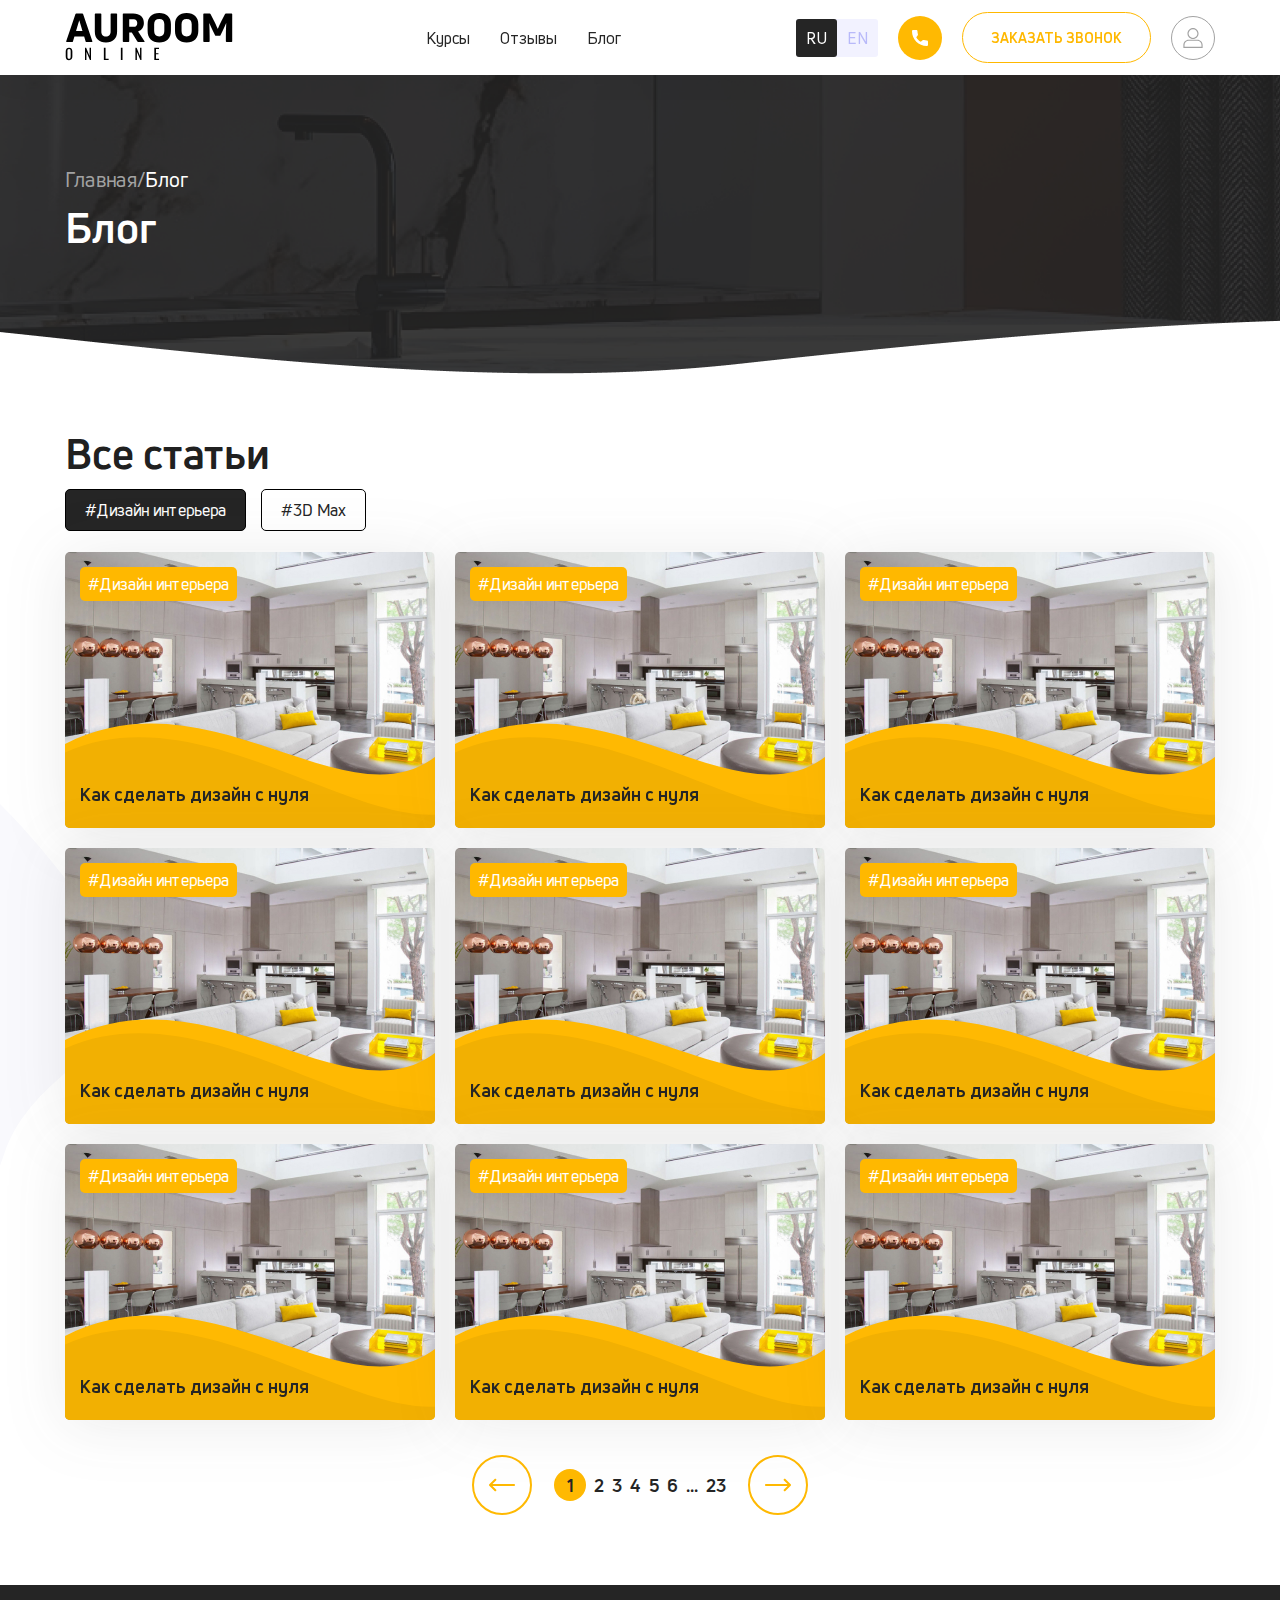
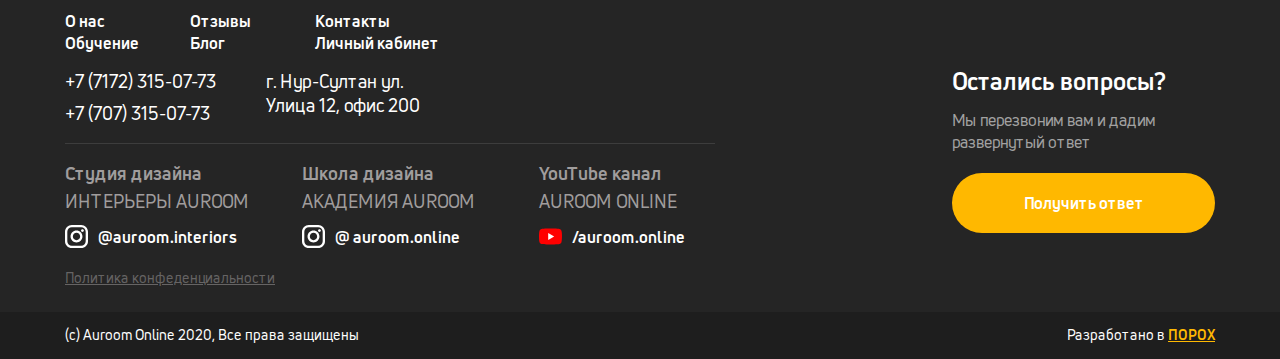
<file: blog.html>
<!doctype html>
<html class="no-js" lang="ru">

    <head>
        <meta charset="utf-8">
        <meta http-equiv="x-ua-compatible" content="ie=edge">
        <title>Auroom</title>
        <meta content="" name="description">
        <meta content="" name="keywords">
        <meta name="viewport" content="width=device-width, initial-scale=1">

        <meta content="telephone=no" name="format-detection">
        <!-- This make sence for mobile browsers. It means, that content has been optimized for mobile browsers -->
        <meta name="HandheldFriendly" content="true">


        <!--[if (gt IE 9)|!(IE)]><!-->
        <link href="static/css/main.min.css" rel="stylesheet" type="text/css">
        <!--<![endif]-->

        <meta property="og:title" content="" />
        <meta property="og:url" content="" />
        <meta property="og:description" content="" />
        <meta property="og:image" content="" />
        <meta property="og:image:type" content="image/jpeg" />
        <meta property="og:image:width" content="500" />
        <meta property="og:image:height" content="300" />
        <meta property="twitter:description" content="" />
        <link rel="image_src" href="" />

        <link rel="apple-touch-icon" sizes="57x57" href="./favicon/apple-icon-57x57.png">
        <link rel="apple-touch-icon" sizes="60x60" href="./favicon/apple-icon-60x60.png">
        <link rel="apple-touch-icon" sizes="72x72" href="./favicon/apple-icon-72x72.png">
        <link rel="apple-touch-icon" sizes="76x76" href="./favicon/apple-icon-76x76.png">
        <link rel="apple-touch-icon" sizes="114x114" href="./favicon/apple-icon-114x114.png">
        <link rel="apple-touch-icon" sizes="120x120" href="./favicon/apple-icon-120x120.png">
        <link rel="apple-touch-icon" sizes="144x144" href="./favicon/apple-icon-144x144.png">
        <link rel="apple-touch-icon" sizes="152x152" href="./favicon/apple-icon-152x152.png">
        <link rel="apple-touch-icon" sizes="180x180" href="./favicon/apple-icon-180x180.png">
        <link rel="icon" type="image/png" sizes="192x192"  href="./favicon/android-icon-192x192.png">
        <link rel="icon" type="image/png" sizes="32x32" href="./favicon/favicon-32x32.png">
        <link rel="icon" type="image/png" sizes="96x96" href="./favicon/favicon-96x96.png">
        <link rel="icon" type="image/png" sizes="16x16" href="./favicon/favicon-16x16.png">
        <link rel="manifest" href="./favicon/manifest.json">
        <meta name="msapplication-TileColor" content="#ffffff">
        <meta name="msapplication-TileImage" content="./favicon/ms-icon-144x144.png">
        <meta name="theme-color" content="#ffffff">
        <script>
            (function(H){H.className=H.className.replace(/\bno-js\b/,'js')})(document.documentElement)
        </script>

        <link rel="stylesheet" href="https://cdnjs.cloudflare.com/ajax/libs/animate.css/4.1.1/animate.min.css" />
    </head>

    <body class="page">


        <header>
            <div class="wrapper">
                <a href="/" class="logo">
                    <img src="static/img/content/logo.svg" alt="">
                </a>
                <nav>
                    <div class="dropdown">
                        <span class="link">Курсы</span>
                        <div class="dropdown__links">
                            <a href="#" class="link">Базовый курс с нуля 3D моделирование интерьера</a>
                            <a href="#" class="link">Курс2</a>
                            <a href="#" class="link">Курс3</a>
                        </div>
                    </div>
                    <a class="link" href="/reviews.html">Отзывы</a>
                    <a class="link" href="/blog.html">Блог</a>
                </nav>
                <div class="lang">
                    <a href="#" class="active">RU</a>
                    <a href="#">EN</a>
                </div>
                <a href="tel:+77073150773" class="tell">
                    <span class="tell__icon">

                    	<svg width="16" height="16" viewBox="0 0 16 16" fill="none" xmlns="http://www.w3.org/2000/svg">

                            <path d="M14.7368 10.5347C13.7499 10.5347 12.7832 10.3806 11.8669 10.0783C11.4198 9.92421 10.912 10.0429 10.6181 10.3427L8.80169 11.7145C6.71748 10.6021 5.38358 9.26906 4.28633 7.20001L5.62106 5.42653C5.95706 5.09053 6.07749 4.59873 5.93349 4.13811C5.62864 3.216 5.4737 2.24842 5.4737 1.26316C5.4737 0.566724 4.90698 0 4.21054 0H1.26316C0.566724 0 0 0.566724 0 1.26316C0 9.38863 6.61137 16 14.7368 16C15.4333 16 16 15.4333 16 14.7368V11.7979C16 11.1015 15.4333 10.5347 14.7368 10.5347Z" fill="white"/>

                    	</svg>

                    </span>
                    <span>+7 (707) 315-07-73</span>
                </a>
                <div class="callme" data-popup-open="popup__consultation">
                    <span>заказать звонок</span>
                </div>
                <div class="profile">
                    <svg width="20" height="20" viewBox="0 0 20 20" fill="none" xmlns="http://www.w3.org/2000/svg">
                        <path d="M14.3417 11.6592H5.65834C2.74323 11.6592 0.371582 14.0308 0.371582 16.9459V20H19.6286V16.9459C19.6285 14.0308 17.2568 11.6592 14.3417 11.6592ZM18.4811 18.8528H1.51886V16.946C1.51886 14.6636 3.3758 12.8066 5.65827 12.8066H14.3416C16.6241 12.8066 18.4811 14.6636 18.4811 16.946L18.4811 18.8528Z"
                        />
                        <path d="M9.99989 11.116C13.0645 11.116 15.5579 8.62264 15.5579 5.558C15.5579 2.49335 13.0646 0 9.99989 0C6.93516 0 4.44189 2.49327 4.44189 5.558C4.44189 8.62272 6.93524 11.116 9.99989 11.116ZM9.99989 1.14735C12.432 1.14735 14.4105 3.12592 14.4105 5.558C14.4105 7.99007 12.432 9.96864 9.99989 9.96864C7.56781 9.96864 5.58924 7.99 5.58924 5.558C5.58924 3.12599 7.56781 1.14735 9.99989 1.14735Z"
                        />
                    </svg>
                </div>
                <div class="mobile__menu" data-popup-open="mobile__popup">
                    <span></span>
                    <span></span>
                    <span></span>
                </div>
            </div>
        </header>

        <div class="head set-bg-img">
            <img src="static/img/content/head_bg.png" class="get-bg-img" alt="">
            <div class="head__circles">
                <svg class="svg-animate-selector" width="86" height="86" viewBox="0 0 86 86" fill="none" xmlns="http://www.w3.org/2000/svg">
                    <circle cx="43" cy="43" r="33" stroke="#FFB902" stroke-width="20" />
                </svg>
                <svg class="svg-animate-selector" width="26" height="26" viewBox="0 0 26 26" fill="none" xmlns="http://www.w3.org/2000/svg">
                    <circle cx="13" cy="13" r="13" fill="#FFB902" />
                </svg>
            </div>
            <div class="wrapper">
                <div class="breadcrumbs">
                    <div>
                        <a href="/">Главная</a>
                    </div>
                    /
                    <div>
                        <span>Блог</span>
                    </div>
                </div>
                <div class="title">
                    <div class="title__text">
                        Блог
                    </div>
                </div>
            </div>
        </div>

        <div class="blogPage">
            <div class="wrapper">
                <div class="title">
                    <div class="title__text">
                        Все статьи
                    </div>
                </div>
                <div class="hashtags">
                    <a href="/blog.html" class="hashtags__item active">

                        #Дизайн интерьера

                    </a>
                    <a href="/blog.html" class="hashtags__item">

                        #3D Max

                    </a>
                </div>
                <div class="blog">
                    <a href="/blog-inner.html" class="blog__item">
                        <div class="blog__img set-bg-img">
                            <img src="static/img/content/blog-item.jpg" class="get-bg-img" alt="">
                        </div>
                        <div class="blog__overlay">
                            <svg width="468" height="355" viewBox="0 0 468 355" fill="none" xmlns="http://www.w3.org/2000/svg">
                                <path d="M43.6543 796.6C296.622 971.141 629.714 786.972 655.777 491.526C666.523 369.715 756.663 -125.54 464.001 75.9999C341.004 160.701 150.068 -70.9122 -47.9991 87.9997C-314.462 301.787 -205.858 600.22 43.6543 796.6Z" class="svg-1" />
                                <path d="M41.463 847.053C294.616 1020.12 627.415 838.284 653.091 545.926C663.677 425.388 812.354 -69.0764 520 130C397.134 213.665 147.829 -59.0118 -49.9993 98.0002C-316.142 309.231 -208.263 652.38 41.463 847.053Z" class="svg-2" />
                            </svg>

                        </div>
                        <div class="blog__hashtag">
                            #Дизайн интерьера
                        </div>
                        <div class="blog__content">
                            <div class="blog__title">
                                Как сделать дизайн с нуля
                            </div>
                            <div class="blog__text">
                                Понравилась подача информации в доступном и доброжелательном ключе. Дается система, теория сочетается с практикой. Информация понятная и интересная
                            </div>
                            <div class="blog__link">
                                Читать дальше
                            </div>
                        </div>
                    </a>
                    <a href="/blog-inner.html" class="blog__item">
                        <div class="blog__img set-bg-img">
                            <img src="static/img/content/blog-item.jpg" class="get-bg-img" alt="">
                        </div>
                        <div class="blog__overlay">
                            <svg width="468" height="355" viewBox="0 0 468 355" fill="none" xmlns="http://www.w3.org/2000/svg">
                                <path d="M43.6543 796.6C296.622 971.141 629.714 786.972 655.777 491.526C666.523 369.715 756.663 -125.54 464.001 75.9999C341.004 160.701 150.068 -70.9122 -47.9991 87.9997C-314.462 301.787 -205.858 600.22 43.6543 796.6Z" class="svg-1" />
                                <path d="M41.463 847.053C294.616 1020.12 627.415 838.284 653.091 545.926C663.677 425.388 812.354 -69.0764 520 130C397.134 213.665 147.829 -59.0118 -49.9993 98.0002C-316.142 309.231 -208.263 652.38 41.463 847.053Z" class="svg-2" />
                            </svg>

                        </div>
                        <div class="blog__hashtag">
                            #Дизайн интерьера
                        </div>
                        <div class="blog__content">
                            <div class="blog__title">
                                Как сделать дизайн с нуля
                            </div>
                            <div class="blog__text">
                                Понравилась подача информации в доступном и доброжелательном ключе. Дается система, теория сочетается с практикой. Информация понятная и интересная
                            </div>
                            <div class="blog__link">
                                Читать дальше
                            </div>
                        </div>
                    </a>
                    <a href="/blog-inner.html" class="blog__item">
                        <div class="blog__img set-bg-img">
                            <img src="static/img/content/blog-item.jpg" class="get-bg-img" alt="">
                        </div>
                        <div class="blog__overlay">
                            <svg width="468" height="355" viewBox="0 0 468 355" fill="none" xmlns="http://www.w3.org/2000/svg">
                                <path d="M43.6543 796.6C296.622 971.141 629.714 786.972 655.777 491.526C666.523 369.715 756.663 -125.54 464.001 75.9999C341.004 160.701 150.068 -70.9122 -47.9991 87.9997C-314.462 301.787 -205.858 600.22 43.6543 796.6Z" class="svg-1" />
                                <path d="M41.463 847.053C294.616 1020.12 627.415 838.284 653.091 545.926C663.677 425.388 812.354 -69.0764 520 130C397.134 213.665 147.829 -59.0118 -49.9993 98.0002C-316.142 309.231 -208.263 652.38 41.463 847.053Z" class="svg-2" />
                            </svg>

                        </div>
                        <div class="blog__hashtag">
                            #Дизайн интерьера
                        </div>
                        <div class="blog__content">
                            <div class="blog__title">
                                Как сделать дизайн с нуля
                            </div>
                            <div class="blog__text">
                                Понравилась подача информации в доступном и доброжелательном ключе. Дается система, теория сочетается с практикой. Информация понятная и интересная
                            </div>
                            <div class="blog__link">
                                Читать дальше
                            </div>
                        </div>
                    </a>
                    <a href="/blog-inner.html" class="blog__item">
                        <div class="blog__img set-bg-img">
                            <img src="static/img/content/blog-item.jpg" class="get-bg-img" alt="">
                        </div>
                        <div class="blog__overlay">
                            <svg width="468" height="355" viewBox="0 0 468 355" fill="none" xmlns="http://www.w3.org/2000/svg">
                                <path d="M43.6543 796.6C296.622 971.141 629.714 786.972 655.777 491.526C666.523 369.715 756.663 -125.54 464.001 75.9999C341.004 160.701 150.068 -70.9122 -47.9991 87.9997C-314.462 301.787 -205.858 600.22 43.6543 796.6Z" class="svg-1" />
                                <path d="M41.463 847.053C294.616 1020.12 627.415 838.284 653.091 545.926C663.677 425.388 812.354 -69.0764 520 130C397.134 213.665 147.829 -59.0118 -49.9993 98.0002C-316.142 309.231 -208.263 652.38 41.463 847.053Z" class="svg-2" />
                            </svg>

                        </div>
                        <div class="blog__hashtag">
                            #Дизайн интерьера
                        </div>
                        <div class="blog__content">
                            <div class="blog__title">
                                Как сделать дизайн с нуля
                            </div>
                            <div class="blog__text">
                                Понравилась подача информации в доступном и доброжелательном ключе. Дается система, теория сочетается с практикой. Информация понятная и интересная
                            </div>
                            <div class="blog__link">
                                Читать дальше
                            </div>
                        </div>
                    </a>
                    <a href="/blog-inner.html" class="blog__item">
                        <div class="blog__img set-bg-img">
                            <img src="static/img/content/blog-item.jpg" class="get-bg-img" alt="">
                        </div>
                        <div class="blog__overlay">
                            <svg width="468" height="355" viewBox="0 0 468 355" fill="none" xmlns="http://www.w3.org/2000/svg">
                                <path d="M43.6543 796.6C296.622 971.141 629.714 786.972 655.777 491.526C666.523 369.715 756.663 -125.54 464.001 75.9999C341.004 160.701 150.068 -70.9122 -47.9991 87.9997C-314.462 301.787 -205.858 600.22 43.6543 796.6Z" class="svg-1" />
                                <path d="M41.463 847.053C294.616 1020.12 627.415 838.284 653.091 545.926C663.677 425.388 812.354 -69.0764 520 130C397.134 213.665 147.829 -59.0118 -49.9993 98.0002C-316.142 309.231 -208.263 652.38 41.463 847.053Z" class="svg-2" />
                            </svg>

                        </div>
                        <div class="blog__hashtag">
                            #Дизайн интерьера
                        </div>
                        <div class="blog__content">
                            <div class="blog__title">
                                Как сделать дизайн с нуля
                            </div>
                            <div class="blog__text">
                                Понравилась подача информации в доступном и доброжелательном ключе. Дается система, теория сочетается с практикой. Информация понятная и интересная
                            </div>
                            <div class="blog__link">
                                Читать дальше
                            </div>
                        </div>
                    </a>
                    <a href="/blog-inner.html" class="blog__item">
                        <div class="blog__img set-bg-img">
                            <img src="static/img/content/blog-item.jpg" class="get-bg-img" alt="">
                        </div>
                        <div class="blog__overlay">
                            <svg width="468" height="355" viewBox="0 0 468 355" fill="none" xmlns="http://www.w3.org/2000/svg">
                                <path d="M43.6543 796.6C296.622 971.141 629.714 786.972 655.777 491.526C666.523 369.715 756.663 -125.54 464.001 75.9999C341.004 160.701 150.068 -70.9122 -47.9991 87.9997C-314.462 301.787 -205.858 600.22 43.6543 796.6Z" class="svg-1" />
                                <path d="M41.463 847.053C294.616 1020.12 627.415 838.284 653.091 545.926C663.677 425.388 812.354 -69.0764 520 130C397.134 213.665 147.829 -59.0118 -49.9993 98.0002C-316.142 309.231 -208.263 652.38 41.463 847.053Z" class="svg-2" />
                            </svg>

                        </div>
                        <div class="blog__hashtag">
                            #Дизайн интерьера
                        </div>
                        <div class="blog__content">
                            <div class="blog__title">
                                Как сделать дизайн с нуля
                            </div>
                            <div class="blog__text">
                                Понравилась подача информации в доступном и доброжелательном ключе. Дается система, теория сочетается с практикой. Информация понятная и интересная
                            </div>
                            <div class="blog__link">
                                Читать дальше
                            </div>
                        </div>
                    </a>
                    <a href="/blog-inner.html" class="blog__item">
                        <div class="blog__img set-bg-img">
                            <img src="static/img/content/blog-item.jpg" class="get-bg-img" alt="">
                        </div>
                        <div class="blog__overlay">
                            <svg width="468" height="355" viewBox="0 0 468 355" fill="none" xmlns="http://www.w3.org/2000/svg">
                                <path d="M43.6543 796.6C296.622 971.141 629.714 786.972 655.777 491.526C666.523 369.715 756.663 -125.54 464.001 75.9999C341.004 160.701 150.068 -70.9122 -47.9991 87.9997C-314.462 301.787 -205.858 600.22 43.6543 796.6Z" class="svg-1" />
                                <path d="M41.463 847.053C294.616 1020.12 627.415 838.284 653.091 545.926C663.677 425.388 812.354 -69.0764 520 130C397.134 213.665 147.829 -59.0118 -49.9993 98.0002C-316.142 309.231 -208.263 652.38 41.463 847.053Z" class="svg-2" />
                            </svg>

                        </div>
                        <div class="blog__hashtag">
                            #Дизайн интерьера
                        </div>
                        <div class="blog__content">
                            <div class="blog__title">
                                Как сделать дизайн с нуля
                            </div>
                            <div class="blog__text">
                                Понравилась подача информации в доступном и доброжелательном ключе. Дается система, теория сочетается с практикой. Информация понятная и интересная
                            </div>
                            <div class="blog__link">
                                Читать дальше
                            </div>
                        </div>
                    </a>
                    <a href="/blog-inner.html" class="blog__item">
                        <div class="blog__img set-bg-img">
                            <img src="static/img/content/blog-item.jpg" class="get-bg-img" alt="">
                        </div>
                        <div class="blog__overlay">
                            <svg width="468" height="355" viewBox="0 0 468 355" fill="none" xmlns="http://www.w3.org/2000/svg">
                                <path d="M43.6543 796.6C296.622 971.141 629.714 786.972 655.777 491.526C666.523 369.715 756.663 -125.54 464.001 75.9999C341.004 160.701 150.068 -70.9122 -47.9991 87.9997C-314.462 301.787 -205.858 600.22 43.6543 796.6Z" class="svg-1" />
                                <path d="M41.463 847.053C294.616 1020.12 627.415 838.284 653.091 545.926C663.677 425.388 812.354 -69.0764 520 130C397.134 213.665 147.829 -59.0118 -49.9993 98.0002C-316.142 309.231 -208.263 652.38 41.463 847.053Z" class="svg-2" />
                            </svg>

                        </div>
                        <div class="blog__hashtag">
                            #Дизайн интерьера
                        </div>
                        <div class="blog__content">
                            <div class="blog__title">
                                Как сделать дизайн с нуля
                            </div>
                            <div class="blog__text">
                                Понравилась подача информации в доступном и доброжелательном ключе. Дается система, теория сочетается с практикой. Информация понятная и интересная
                            </div>
                            <div class="blog__link">
                                Читать дальше
                            </div>
                        </div>
                    </a>
                    <a href="/blog-inner.html" class="blog__item">
                        <div class="blog__img set-bg-img">
                            <img src="static/img/content/blog-item.jpg" class="get-bg-img" alt="">
                        </div>
                        <div class="blog__overlay">
                            <svg width="468" height="355" viewBox="0 0 468 355" fill="none" xmlns="http://www.w3.org/2000/svg">
                                <path d="M43.6543 796.6C296.622 971.141 629.714 786.972 655.777 491.526C666.523 369.715 756.663 -125.54 464.001 75.9999C341.004 160.701 150.068 -70.9122 -47.9991 87.9997C-314.462 301.787 -205.858 600.22 43.6543 796.6Z" class="svg-1" />
                                <path d="M41.463 847.053C294.616 1020.12 627.415 838.284 653.091 545.926C663.677 425.388 812.354 -69.0764 520 130C397.134 213.665 147.829 -59.0118 -49.9993 98.0002C-316.142 309.231 -208.263 652.38 41.463 847.053Z" class="svg-2" />
                            </svg>

                        </div>
                        <div class="blog__hashtag">
                            #Дизайн интерьера
                        </div>
                        <div class="blog__content">
                            <div class="blog__title">
                                Как сделать дизайн с нуля
                            </div>
                            <div class="blog__text">
                                Понравилась подача информации в доступном и доброжелательном ключе. Дается система, теория сочетается с практикой. Информация понятная и интересная
                            </div>
                            <div class="blog__link">
                                Читать дальше
                            </div>
                        </div>
                    </a>
                </div>
                <div class="paggination">
                    <a href="/blog.html" class="paggination__left">
                        <svg width="26" height="26" viewBox="0 0 26 26" fill="none" xmlns="http://www.w3.org/2000/svg">
                            <path d="M0.297882 12.2811C0.298187 12.2808 0.298441 12.2804 0.298798 12.2801L5.60564 6.99887C6.00321 6.60323 6.64625 6.60471 7.04199 7.00232C7.43768 7.39989 7.43615 8.04293 7.03859 8.43862L3.47557 11.9844H24.9844C25.5453 11.9844 26 12.4391 26 13C26 13.5609 25.5453 14.0156 24.9844 14.0156H3.47562L7.03854 17.5614C7.4361 17.9571 7.43762 18.6001 7.04194 18.9977C6.6462 19.3953 6.00311 19.3967 5.60559 19.0011L0.298746 13.7199C0.298441 13.7196 0.298187 13.7192 0.297832 13.7189C-0.0999374 13.3219 -0.0986691 12.6768 0.297882 12.2811Z"
                            fill="#FFB902" />
                        </svg>
                    </a>
                    <a href="/blog.html" class="paggination__item active">

                        1

                    </a>
                    <a href="/blog.html" class="paggination__item">

                        2

                    </a>
                    <a href="/blog.html" class="paggination__item">

                        3

                    </a>
                    <a href="/blog.html" class="paggination__item">

                        4

                    </a>
                    <a href="/blog.html" class="paggination__item">

                        5

                    </a>
                    <a href="/blog.html" class="paggination__item">

                        6

                    </a>
                    <span class="paggination__item">

                        ...

                    </span>
                    <a href="/blog.html" class="paggination__item">

                        23

                    </a>

                    <a href="/blog.html" class="paggination__right">
                        <svg width="26" height="26" viewBox="0 0 26 26" fill="none" xmlns="http://www.w3.org/2000/svg">
                            <path d="M25.7021 12.2811C25.7018 12.2808 25.7016 12.2804 25.7012 12.2801L20.3944 6.99887C19.9968 6.60323 19.3538 6.60471 18.958 7.00232C18.5623 7.39989 18.5638 8.04293 18.9614 8.43862L22.5244 11.9844H1.01562C0.454695 11.9844 0 12.4391 0 13C0 13.5609 0.454695 14.0156 1.01562 14.0156H22.5244L18.9615 17.5614C18.5639 17.9571 18.5624 18.6001 18.9581 18.9977C19.3538 19.3953 19.9969 19.3967 20.3944 19.0011L25.7013 13.7199C25.7016 13.7196 25.7018 13.7192 25.7022 13.7189C26.0999 13.3219 26.0987 12.6768 25.7021 12.2811Z"
                            fill="#FFB902" />
                        </svg>
                    </a>
                </div>
            </div>
            <div class="blogPage__bg">
                <img src="static/img/content/left-black-bg1.svg" alt="">
            </div>
            <div class="blogPage__circles">
                <svg class="svg-animate-selector" width="90" height="90" viewBox="0 0 90 90" fill="none" xmlns="http://www.w3.org/2000/svg">
                    <circle r="32.5" transform="matrix(-1 0 0 1 45 45)" stroke="#FFB902" stroke-width="25" />
                </svg>
                <svg class="svg-animate-selector" width="128" height="128" viewBox="0 0 128 128" fill="none" xmlns="http://www.w3.org/2000/svg">
                    <circle r="46.5" transform="matrix(-1 0 0 1 64 64)" stroke="#252525" stroke-width="35" />
                </svg>
            </div>
        </div>






        <footer>
            <div class="wrapper">
                <div class="footer__blocks">
                    <div class="footer__block">
                        <div class="footer__nav">
                            <div>
                                <a href="#">О нас</a>
                            </div>
                            <div>
                                <a href="/reviews.html">Отзывы</a>
                            </div>
                            <div>
                                <a href="#">Контакты</a>
                            </div>
                            <div>
                                <a href="#">Обучение</a>
                            </div>
                            <div>
                                <a href="/blog.html">Блог</a>
                            </div>
                            <div>
                                <a href="#">Личный кабинет</a>
                            </div>
                        </div>

                        <div class="footer__info">
                            <div class="footer__tell">
                                <a href="tel:+771723150773">+7 (7172) 315-07-73</a>
                                <a href="tel:+77073150773">+7 (707) 315-07-73</a>
                            </div>
                            <div class="footer__address">
                                <span>

        							г. Нур-Султан ул. Улица 12, офис 200

        						</span>	
                            </div>
                        </div>
                    </div>
                    <div class="footer__block">
                        <div class="footer__social">
                            <div class="footer__social-link">
                                <span>

        							<b>Студия дизайна</b>

                                    ИНТЕРЬЕРЫ AUROOM

        						</span>
                                <a href="https://www.instagram.com/" target="_blank">
                                    <svg width="23" height="23" viewBox="0 0 23 23" fill="none" xmlns="http://www.w3.org/2000/svg">
                                        <path d="M16.1482 0H6.85182C3.07371 0 0 3.07371 0 6.85182V16.1482C0 19.9263 3.07371 23 6.85182 23H16.1482C19.9263 23 23 19.9263 23 16.1482V6.85182C23 3.07371 19.9262 0 16.1482 0ZM20.6862 16.1482C20.6862 18.6544 18.6544 20.6862 16.1482 20.6862H6.85182C4.34556 20.6862 2.3138 18.6544 2.3138 16.1482V6.85182C2.3138 4.34552 4.34556 2.3138 6.85182 2.3138H16.1482C18.6544 2.3138 20.6862 4.34552 20.6862 6.85182V16.1482Z"
                                        fill="white" />
                                        <path d="M16.1482 0H6.85182C3.07371 0 0 3.07371 0 6.85182V16.1482C0 19.9263 3.07371 23 6.85182 23H16.1482C19.9263 23 23 19.9263 23 16.1482V6.85182C23 3.07371 19.9262 0 16.1482 0ZM20.6862 16.1482C20.6862 18.6544 18.6544 20.6862 16.1482 20.6862H6.85182C4.34556 20.6862 2.3138 18.6544 2.3138 16.1482V6.85182C2.3138 4.34552 4.34556 2.3138 6.85182 2.3138H16.1482C18.6544 2.3138 20.6862 4.34552 20.6862 6.85182V16.1482Z"
                                        />
                                        <path d="M11.4999 5.55127C8.21981 5.55127 5.55127 8.21981 5.55127 11.4998C5.55127 14.7799 8.21981 17.4485 11.4999 17.4485C14.78 17.4485 17.4485 14.7799 17.4485 11.4998C17.4485 8.21977 14.78 5.55127 11.4999 5.55127ZM11.4999 15.1347C9.49242 15.1347 7.86507 13.5074 7.86507 11.4999C7.86507 9.49242 9.49246 7.86507 11.4999 7.86507C13.5074 7.86507 15.1347 9.49242 15.1347 11.4999C15.1347 13.5073 13.5073 15.1347 11.4999 15.1347Z"
                                        fill="white" />
                                        <path d="M11.4999 5.55127C8.21981 5.55127 5.55127 8.21981 5.55127 11.4998C5.55127 14.7799 8.21981 17.4485 11.4999 17.4485C14.78 17.4485 17.4485 14.7799 17.4485 11.4998C17.4485 8.21977 14.78 5.55127 11.4999 5.55127ZM11.4999 15.1347C9.49242 15.1347 7.86507 13.5074 7.86507 11.4999C7.86507 9.49242 9.49246 7.86507 11.4999 7.86507C13.5074 7.86507 15.1347 9.49242 15.1347 11.4999C15.1347 13.5073 13.5073 15.1347 11.4999 15.1347Z"
                                        />
                                        <path d="M17.4601 7.02123C18.2473 7.02123 18.8855 6.38306 18.8855 5.59582C18.8855 4.80859 18.2473 4.17041 17.4601 4.17041C16.6728 4.17041 16.0347 4.80859 16.0347 5.59582C16.0347 6.38306 16.6728 7.02123 17.4601 7.02123Z" fill="white" />
                                        <path d="M17.4601 7.02123C18.2473 7.02123 18.8855 6.38306 18.8855 5.59582C18.8855 4.80859 18.2473 4.17041 17.4601 4.17041C16.6728 4.17041 16.0347 4.80859 16.0347 5.59582C16.0347 6.38306 16.6728 7.02123 17.4601 7.02123Z" />
                                    </svg>
                                    @auroom.interiors
                                </a>
                            </div>
                            <div class="footer__social-link">
                                <span>

        							<b>Школа дизайна</b>

                                    АКАДЕМИЯ AUROOM

        						</span>
                                <a href="https://www.instagram.com/" target="_blank">
                                    <svg width="23" height="23" viewBox="0 0 23 23" fill="none" xmlns="http://www.w3.org/2000/svg">
                                        <path d="M16.1482 0H6.85182C3.07371 0 0 3.07371 0 6.85182V16.1482C0 19.9263 3.07371 23 6.85182 23H16.1482C19.9263 23 23 19.9263 23 16.1482V6.85182C23 3.07371 19.9262 0 16.1482 0ZM20.6862 16.1482C20.6862 18.6544 18.6544 20.6862 16.1482 20.6862H6.85182C4.34556 20.6862 2.3138 18.6544 2.3138 16.1482V6.85182C2.3138 4.34552 4.34556 2.3138 6.85182 2.3138H16.1482C18.6544 2.3138 20.6862 4.34552 20.6862 6.85182V16.1482Z"
                                        fill="white" />
                                        <path d="M16.1482 0H6.85182C3.07371 0 0 3.07371 0 6.85182V16.1482C0 19.9263 3.07371 23 6.85182 23H16.1482C19.9263 23 23 19.9263 23 16.1482V6.85182C23 3.07371 19.9262 0 16.1482 0ZM20.6862 16.1482C20.6862 18.6544 18.6544 20.6862 16.1482 20.6862H6.85182C4.34556 20.6862 2.3138 18.6544 2.3138 16.1482V6.85182C2.3138 4.34552 4.34556 2.3138 6.85182 2.3138H16.1482C18.6544 2.3138 20.6862 4.34552 20.6862 6.85182V16.1482Z"
                                        />
                                        <path d="M11.4999 5.55127C8.21981 5.55127 5.55127 8.21981 5.55127 11.4998C5.55127 14.7799 8.21981 17.4485 11.4999 17.4485C14.78 17.4485 17.4485 14.7799 17.4485 11.4998C17.4485 8.21977 14.78 5.55127 11.4999 5.55127ZM11.4999 15.1347C9.49242 15.1347 7.86507 13.5074 7.86507 11.4999C7.86507 9.49242 9.49246 7.86507 11.4999 7.86507C13.5074 7.86507 15.1347 9.49242 15.1347 11.4999C15.1347 13.5073 13.5073 15.1347 11.4999 15.1347Z"
                                        fill="white" />
                                        <path d="M11.4999 5.55127C8.21981 5.55127 5.55127 8.21981 5.55127 11.4998C5.55127 14.7799 8.21981 17.4485 11.4999 17.4485C14.78 17.4485 17.4485 14.7799 17.4485 11.4998C17.4485 8.21977 14.78 5.55127 11.4999 5.55127ZM11.4999 15.1347C9.49242 15.1347 7.86507 13.5074 7.86507 11.4999C7.86507 9.49242 9.49246 7.86507 11.4999 7.86507C13.5074 7.86507 15.1347 9.49242 15.1347 11.4999C15.1347 13.5073 13.5073 15.1347 11.4999 15.1347Z"
                                        />
                                        <path d="M17.4601 7.02123C18.2473 7.02123 18.8855 6.38306 18.8855 5.59582C18.8855 4.80859 18.2473 4.17041 17.4601 4.17041C16.6728 4.17041 16.0347 4.80859 16.0347 5.59582C16.0347 6.38306 16.6728 7.02123 17.4601 7.02123Z" fill="white" />
                                        <path d="M17.4601 7.02123C18.2473 7.02123 18.8855 6.38306 18.8855 5.59582C18.8855 4.80859 18.2473 4.17041 17.4601 4.17041C16.6728 4.17041 16.0347 4.80859 16.0347 5.59582C16.0347 6.38306 16.6728 7.02123 17.4601 7.02123Z" />
                                    </svg>
                                    @ auroom.online
                                </a>
                            </div>
                            <div class="footer__social-link">
                                <span>

        							<b>YouTube канал</b>

                                    AUROOM ONLINE

        						</span>
                                <a href="https://www.youtube.com/" target="_blank">
                                    <svg width="23" height="23" viewBox="0 0 23 23" fill="none" xmlns="http://www.w3.org/2000/svg">
                                        <path d="M22.5261 5.97881C22.261 4.99352 21.4841 4.21686 20.499 3.95154C18.6992 3.45898 11.4998 3.45898 11.4998 3.45898C11.4998 3.45898 4.30055 3.45898 2.5007 3.93277C1.53453 4.19791 0.738751 4.99369 0.473608 5.97881C0 7.77849 0 11.5108 0 11.5108C0 11.5108 0 15.262 0.473608 17.0429C0.738927 18.028 1.51558 18.8048 2.50087 19.0701C4.3195 19.5627 11.5 19.5627 11.5 19.5627C11.5 19.5627 18.6992 19.5627 20.499 19.0889C21.4843 18.8238 22.261 18.047 22.5263 17.0618C22.9999 15.262 22.9999 11.5298 22.9999 11.5298C22.9999 11.5298 23.0189 7.77849 22.5261 5.97881Z"
                                        fill="#FF0000" />
                                        <path d="M9.20752 14.9587L15.1942 11.5106L9.20752 8.0625V14.9587Z" fill="white" />
                                    </svg>
                                    /auroom.online
                                </a>
                            </div>
                        </div>
                        <div class="footer__politic">
                            <a href="#">Политика конфеденциальности</a>
                        </div>
                    </div>
                </div>
                <div class="footer__help">
                    <div class="footer__title">
                        Остались вопросы?
                    </div>
                    <div class="footer__text">
                        Мы перезвоним вам и дадим развернутый ответ
                    </div>
                    <div class="button" data-popup-open="popup__consultation">Получить ответ</div>
                </div>
            </div>
        </footer>
        <div class="copyright">
            <div class="wrapper">
                <span>(с) Auroom Online 2020, Все права защищены</span>
                <span>Разработано в <a href="#">ПОРОХ</a></span>
            </div>
        </div>


        <div class="overlay popupClose"></div>

        <div class="mobile__popup">
            <div class="popup__close popupClose">
                <svg width="18" height="18" viewBox="0 0 18 18" fill="none" xmlns="http://www.w3.org/2000/svg">
                    <path d="M9.99418 9.00076L17.7938 1.20108C18.0684 0.926474 18.0684 0.481256 17.7938 0.206686C17.5192 -0.0678837 17.074 -0.0679188 16.7994 0.206686L8.99975 8.00637L1.2001 0.206686C0.925497 -0.0679188 0.480279 -0.0679188 0.20571 0.206686C-0.0688602 0.481291 -0.0688954 0.926509 0.20571 1.20108L8.00536 9.00072L0.20571 16.8004C-0.0688954 17.075 -0.0688954 17.5202 0.20571 17.7948C0.342994 17.9321 0.522959 18.0007 0.702924 18.0007C0.882888 18.0007 1.06282 17.9321 1.20014 17.7948L8.99975 9.99515L16.7994 17.7948C16.9367 17.9321 17.1166 18.0007 17.2966 18.0007C17.4766 18.0007 17.6565 17.9321 17.7938 17.7948C18.0684 17.5202 18.0684 17.075 17.7938 16.8004L9.99418 9.00076Z"
                    fill="#000" />
                </svg>
            </div>
            <div class="mobile__popup-buttons">

            </div>
        </div>

        <div class="popup popup__consultation">
            <div class="popup__close popupClose">
                <svg width="18" height="18" viewBox="0 0 18 18" fill="none" xmlns="http://www.w3.org/2000/svg">
                    <path d="M9.99418 9.00076L17.7938 1.20108C18.0684 0.926474 18.0684 0.481256 17.7938 0.206686C17.5192 -0.0678837 17.074 -0.0679188 16.7994 0.206686L8.99975 8.00637L1.2001 0.206686C0.925497 -0.0679188 0.480279 -0.0679188 0.20571 0.206686C-0.0688602 0.481291 -0.0688954 0.926509 0.20571 1.20108L8.00536 9.00072L0.20571 16.8004C-0.0688954 17.075 -0.0688954 17.5202 0.20571 17.7948C0.342994 17.9321 0.522959 18.0007 0.702924 18.0007C0.882888 18.0007 1.06282 17.9321 1.20014 17.7948L8.99975 9.99515L16.7994 17.7948C16.9367 17.9321 17.1166 18.0007 17.2966 18.0007C17.4766 18.0007 17.6565 17.9321 17.7938 17.7948C18.0684 17.5202 18.0684 17.075 17.7938 16.8004L9.99418 9.00076Z"
                    fill="white" />
                </svg>
            </div>
            <div class="popup__title">
                Хотите узнать как <span>поднять свои доходы</span> от любимого занятия?
            </div>
            <div class="popup__text">
                Задайте вопрос нашему менеджеру по своему направлению:
            </div>
            <div class="popup__form">
                <input type="text" class="input" placeholder="Введите имя">
                <input type="text" class="input tel-mask" placeholder="Номер телефона">
                <button class="button">
                    <!-- .loading -->
                    Получить консультацию
                </button>
                <div class="form-text">
                    * Конфиденциальность данных гарантируем
                </div>
            </div>
        </div>

        <div class="popup popup__review">
            <div class="popup__close popupClose">
                <svg width="18" height="18" viewBox="0 0 18 18" fill="none" xmlns="http://www.w3.org/2000/svg">
                    <path d="M9.99418 9.00076L17.7938 1.20108C18.0684 0.926474 18.0684 0.481256 17.7938 0.206686C17.5192 -0.0678837 17.074 -0.0679188 16.7994 0.206686L8.99975 8.00637L1.2001 0.206686C0.925497 -0.0679188 0.480279 -0.0679188 0.20571 0.206686C-0.0688602 0.481291 -0.0688954 0.926509 0.20571 1.20108L8.00536 9.00072L0.20571 16.8004C-0.0688954 17.075 -0.0688954 17.5202 0.20571 17.7948C0.342994 17.9321 0.522959 18.0007 0.702924 18.0007C0.882888 18.0007 1.06282 17.9321 1.20014 17.7948L8.99975 9.99515L16.7994 17.7948C16.9367 17.9321 17.1166 18.0007 17.2966 18.0007C17.4766 18.0007 17.6565 17.9321 17.7938 17.7948C18.0684 17.5202 18.0684 17.075 17.7938 16.8004L9.99418 9.00076Z"
                    fill="white" />
                </svg>
            </div>
            <div class="popup-slider">
                <div class="swiper-container">
                    <div class="swiper-wrapper">
                        <div class="swiper-slide">
                            <img src="static/img/content/slider.png" class="popup-slider-img" alt="">
                        </div>
                        <div class="swiper-slide">
                            <img src="static/img/content/slider.png" class="popup-slider-img" alt="">
                        </div>
                        <div class="swiper-slide">
                            <img src="static/img/content/slider.png" class="popup-slider-img" alt="">
                        </div>
                        <div class="swiper-slide">
                            <img src="static/img/content/slider.png" class="popup-slider-img" alt="">
                        </div>
                    </div>
                </div>
                <div class="slider-buttons">
                    <div class="left swiper-button-disabled" tabindex="0" role="button" aria-label="Previous slide" aria-disabled="true">
                        <svg width="26" height="26" viewBox="0 0 26 26" fill="none" xmlns="http://www.w3.org/2000/svg">
                            <path d="M0.297882 12.2811C0.298187 12.2808 0.298441 12.2804 0.298798 12.2801L5.60564 6.99887C6.00321 6.60323 6.64625 6.60471 7.04199 7.00232C7.43768 7.39989 7.43615 8.04293 7.03859 8.43862L3.47557 11.9844H24.9844C25.5453 11.9844 26 12.4391 26 13C26 13.5609 25.5453 14.0156 24.9844 14.0156H3.47562L7.03854 17.5614C7.4361 17.9571 7.43762 18.6001 7.04194 18.9977C6.6462 19.3953 6.00311 19.3967 5.60559 19.0011L0.298746 13.7199C0.298441 13.7196 0.298187 13.7192 0.297832 13.7189C-0.0999374 13.3219 -0.0986691 12.6768 0.297882 12.2811Z"
                            fill="#FFB902"></path>
                        </svg>
                    </div>
                    <div class="right" tabindex="0" role="button" aria-label="Next slide" aria-disabled="false">
                        <svg width="26" height="26" viewBox="0 0 26 26" fill="none" xmlns="http://www.w3.org/2000/svg">
                            <path d="M25.7021 12.2811C25.7018 12.2808 25.7016 12.2804 25.7012 12.2801L20.3944 6.99887C19.9968 6.60323 19.3538 6.60471 18.958 7.00232C18.5623 7.39989 18.5638 8.04293 18.9614 8.43862L22.5244 11.9844H1.01562C0.454695 11.9844 0 12.4391 0 13C0 13.5609 0.454695 14.0156 1.01562 14.0156H22.5244L18.9615 17.5614C18.5639 17.9571 18.5624 18.6001 18.9581 18.9977C19.3538 19.3953 19.9969 19.3967 20.3944 19.0011L25.7013 13.7199C25.7016 13.7196 25.7018 13.7192 25.7022 13.7189C26.0999 13.3219 26.0987 12.6768 25.7021 12.2811Z"
                            fill="#FFB902 "></path>
                        </svg>
                    </div>
                </div>
            </div>
            <div class="popup-desc">
                <div class="popup-author">
                    <div class="popup-author-photo">
                        <img src="static/img/content/reviews-photo.jpg" class="popup-slider-img" alt="">
                    </div>
                    <div class="popup-author-info">
                        <span>Ксения Олейникова</span>
                        <p>Ученица 3-го потока “3D визуализация”</p>
                    </div>
                </div>
                <div class="popup-author-text">
                    Понравилась подача информации в доступном и доброжелательном ключе. Дается система, теория сочетается с практикой.
                    <br>
                    <br>Информация понятная и интересная,все четко,конкретно,с примерами. По каждому выполненному заданию преподаватели дают практические рекомендации,которые помогают понять ошибки и сделать исправления.
                    <br>
                    <br>Полученные знания я смогу применить для своего бизнеса и добиться хороших результатов.
                    <br>
                    <br>Большое спасибо преподавателям Вологиной Ольге Вячеславовне и Васину Якову Михайловичу за профессиональное обучение.
                </div>
            </div>
        </div>






        <script src="https://cdnjs.cloudflare.com/ajax/libs/wow/1.1.2/wow.min.js" integrity="sha512-Eak/29OTpb36LLo2r47IpVzPBLXnAMPAVypbSZiZ4Qkf8p/7S/XRG5xp7OKWPPYfJT6metI+IORkR5G8F900+g==" crossorigin="anonymous"></script>
        <!-- Main scripts. You can replace it, but I recommend you to leave it here     -->
        <script src="static/js/main.min.js"></script>
    </body>

</html>
</file>
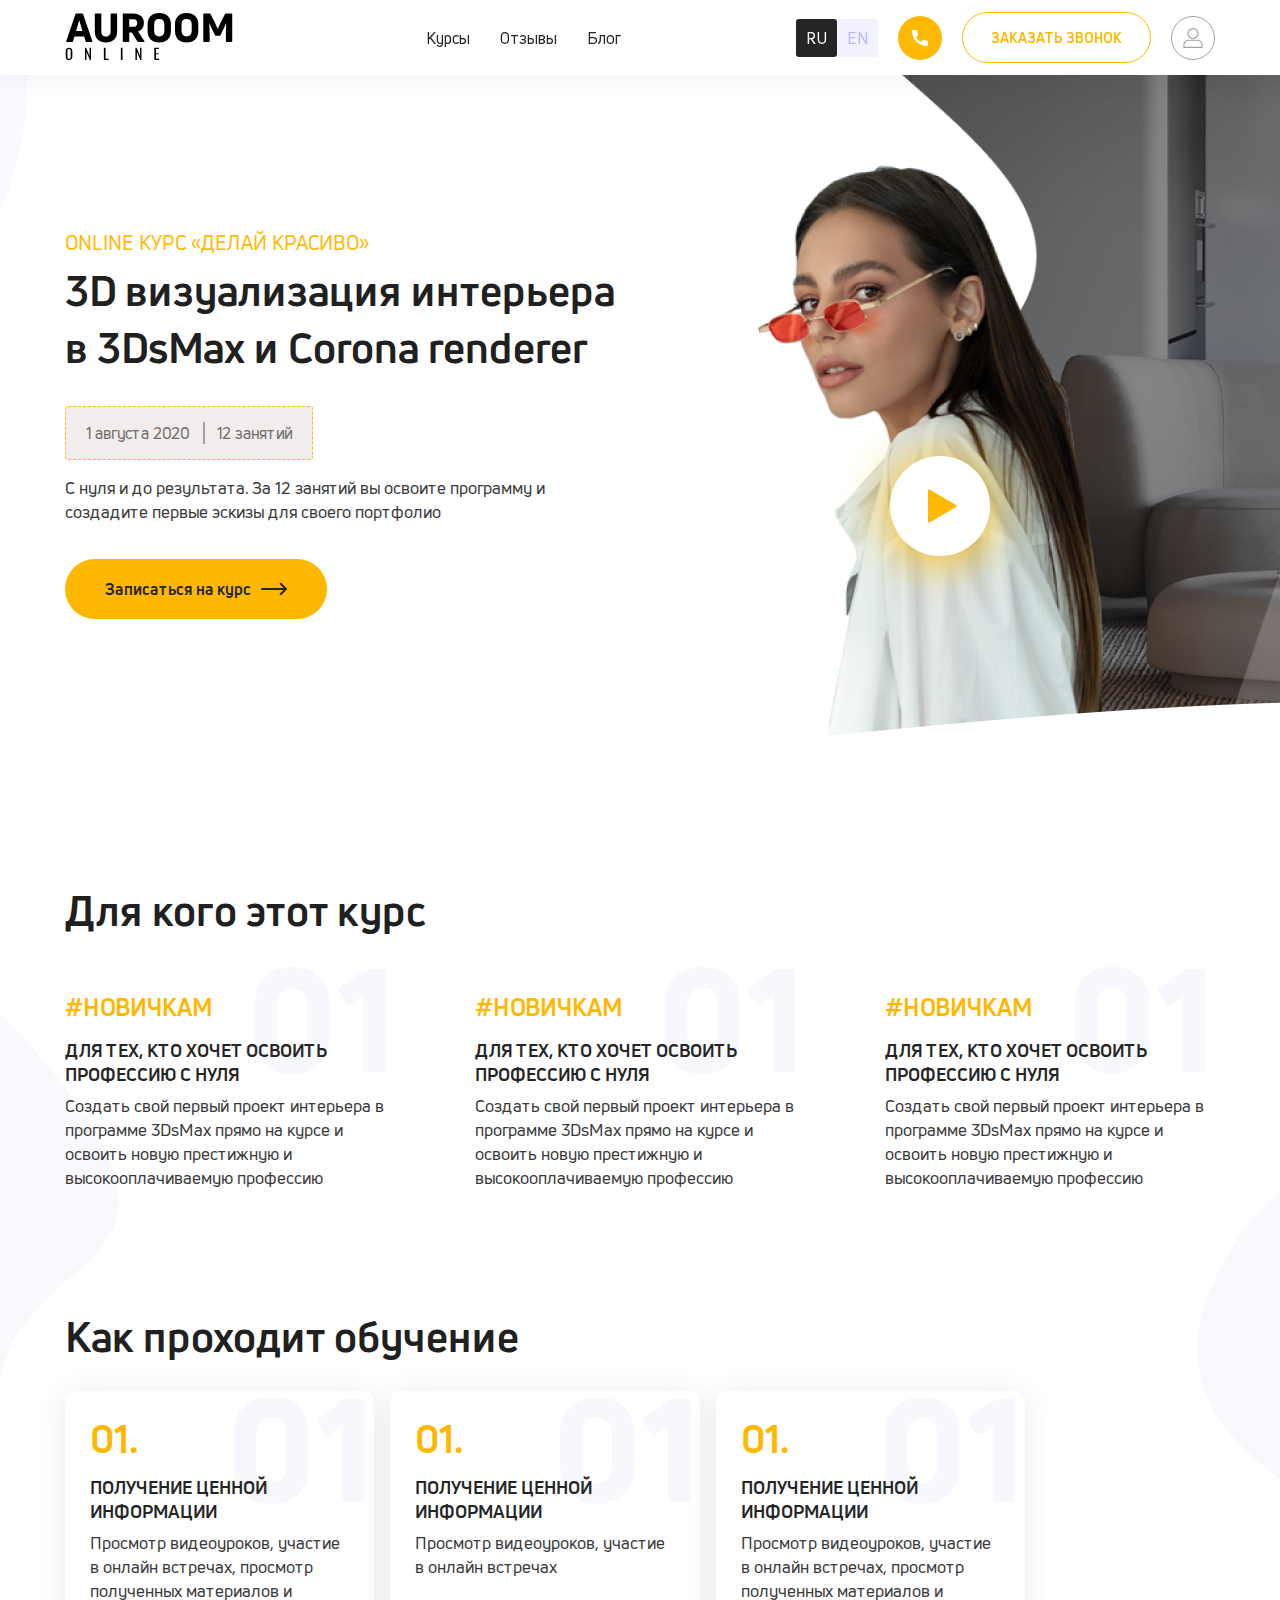
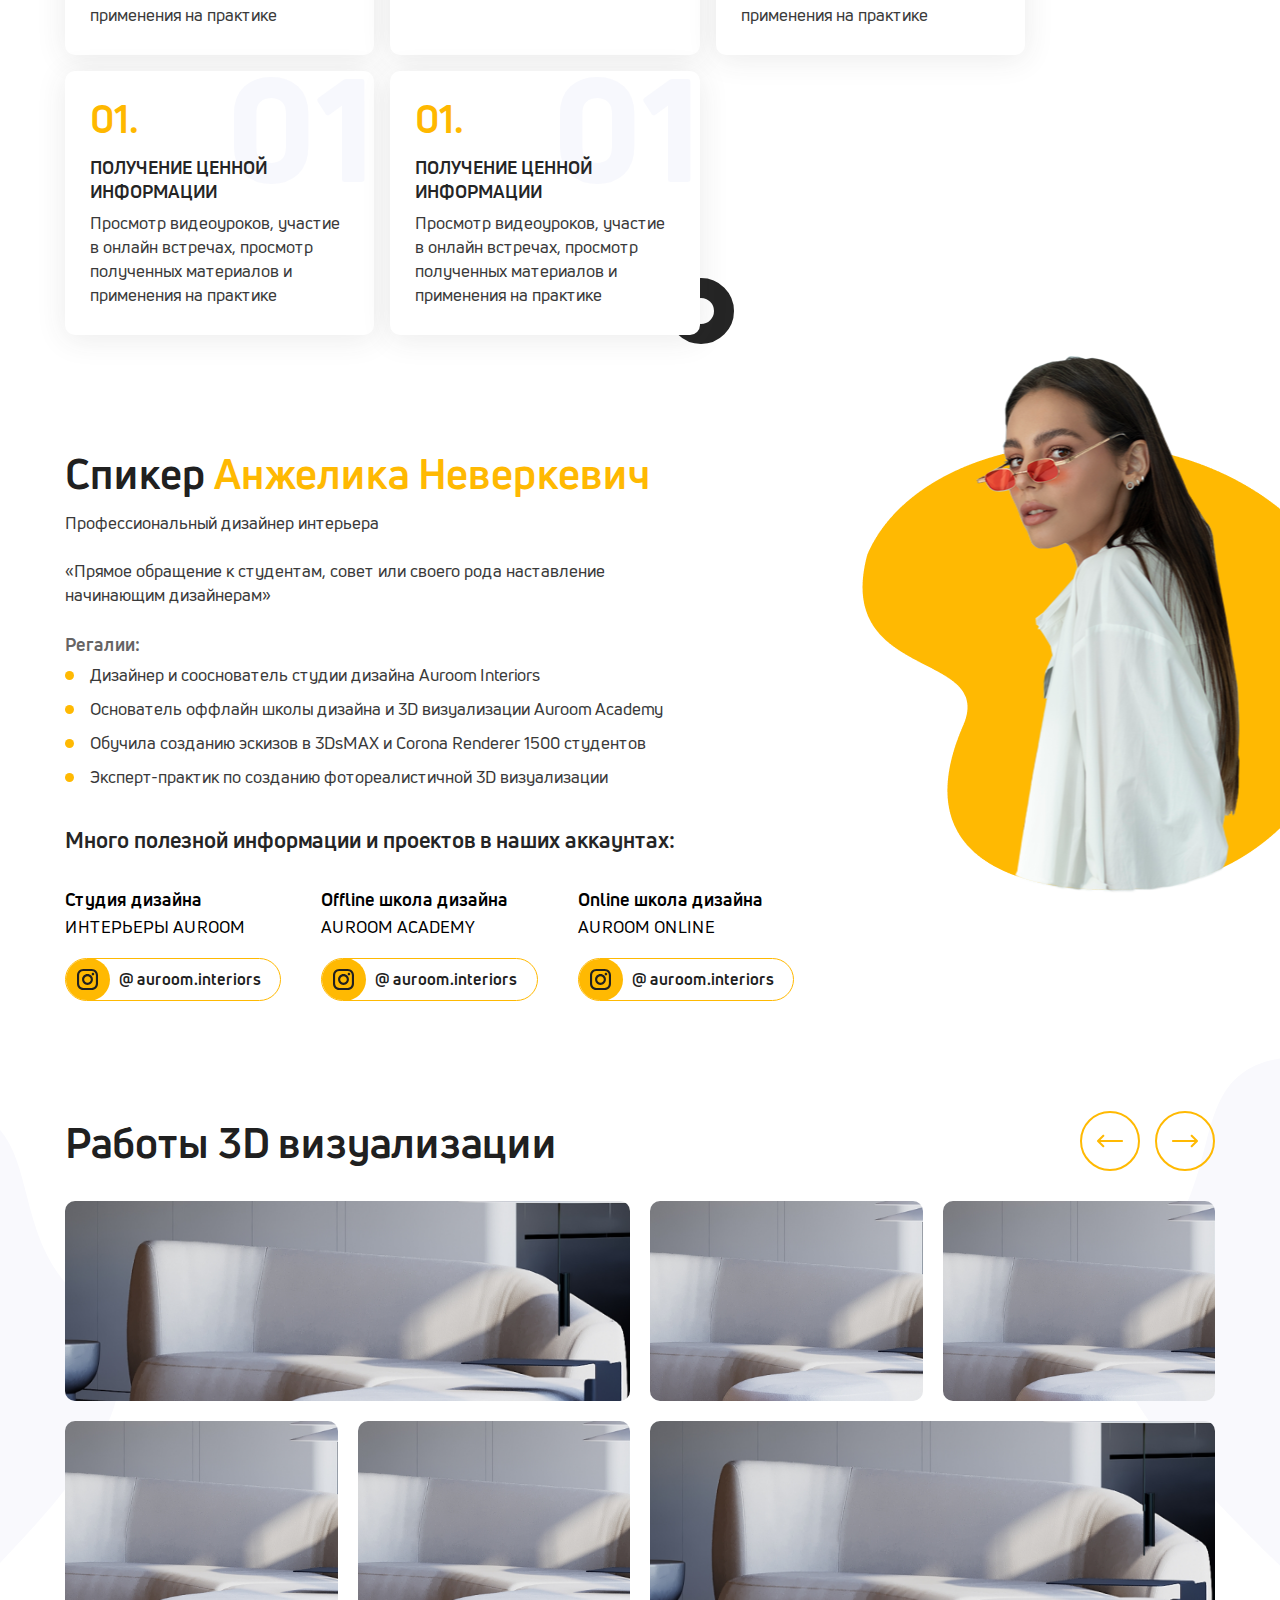
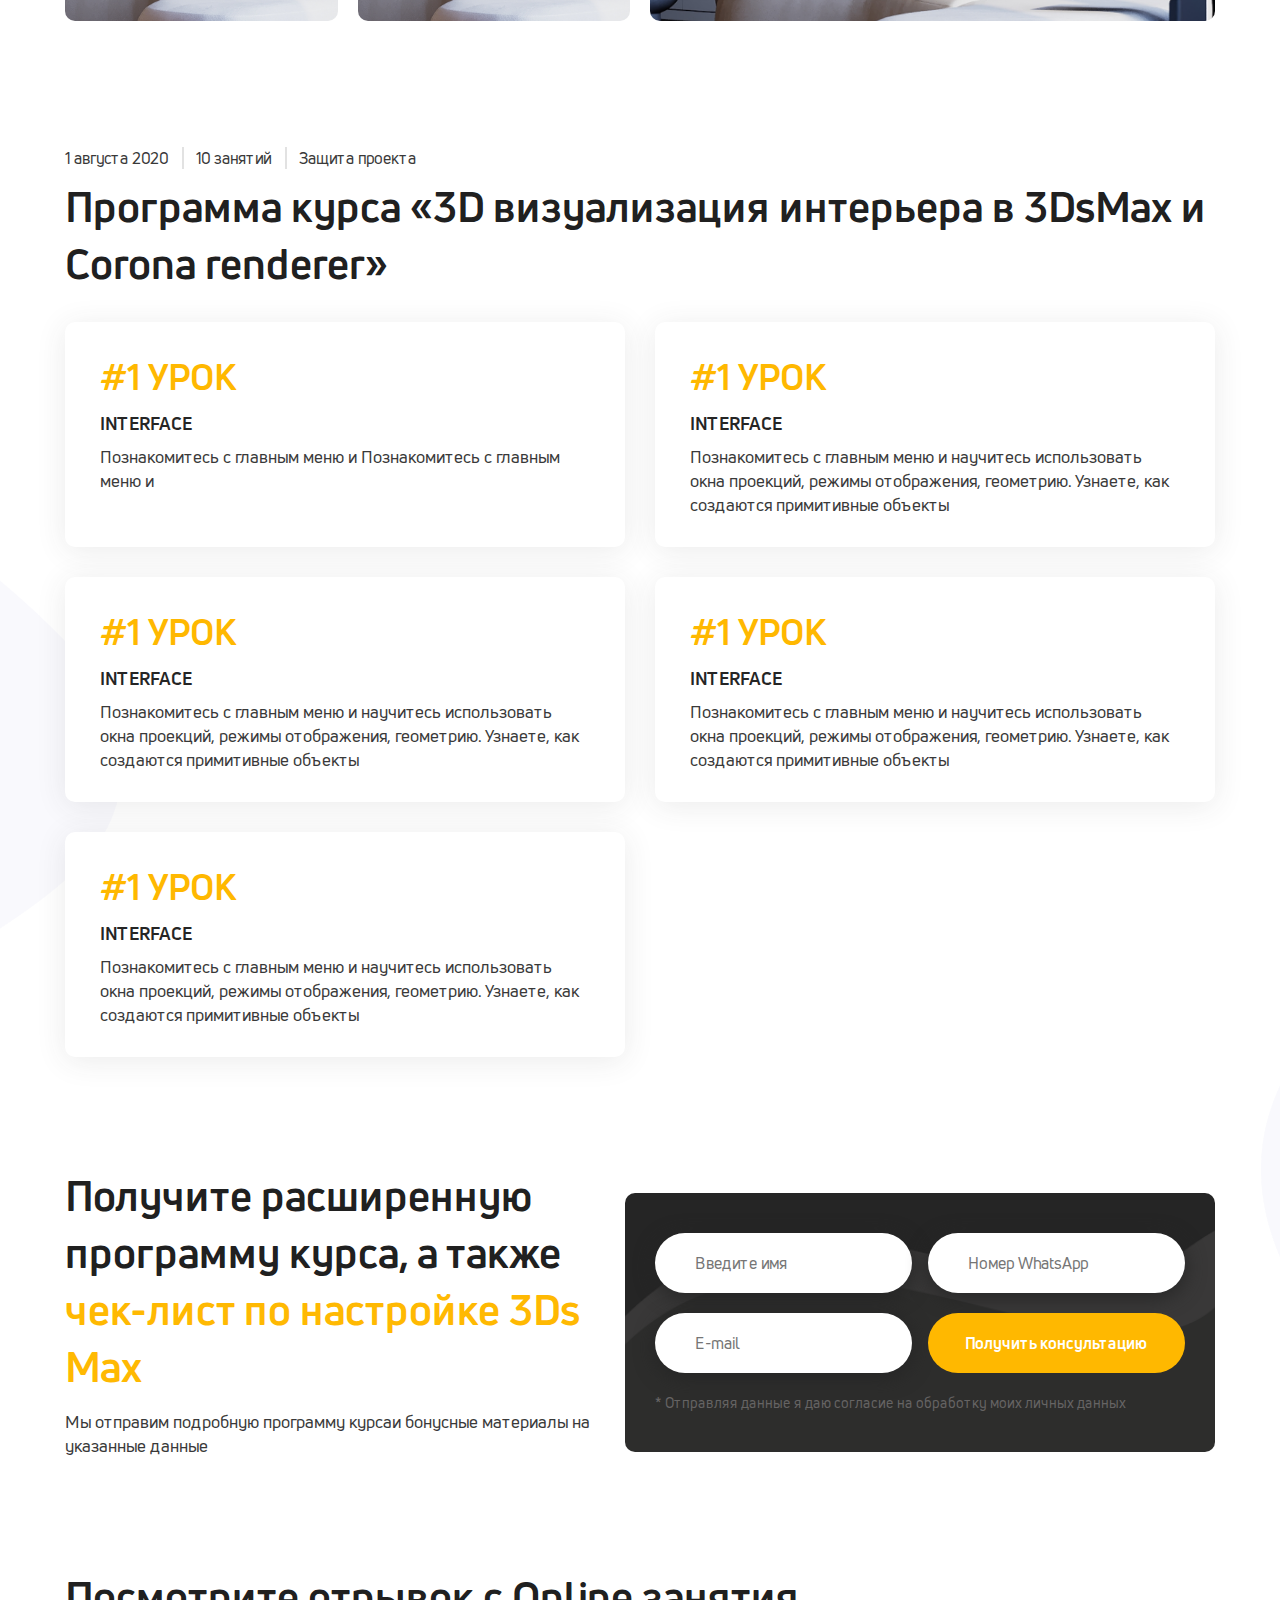
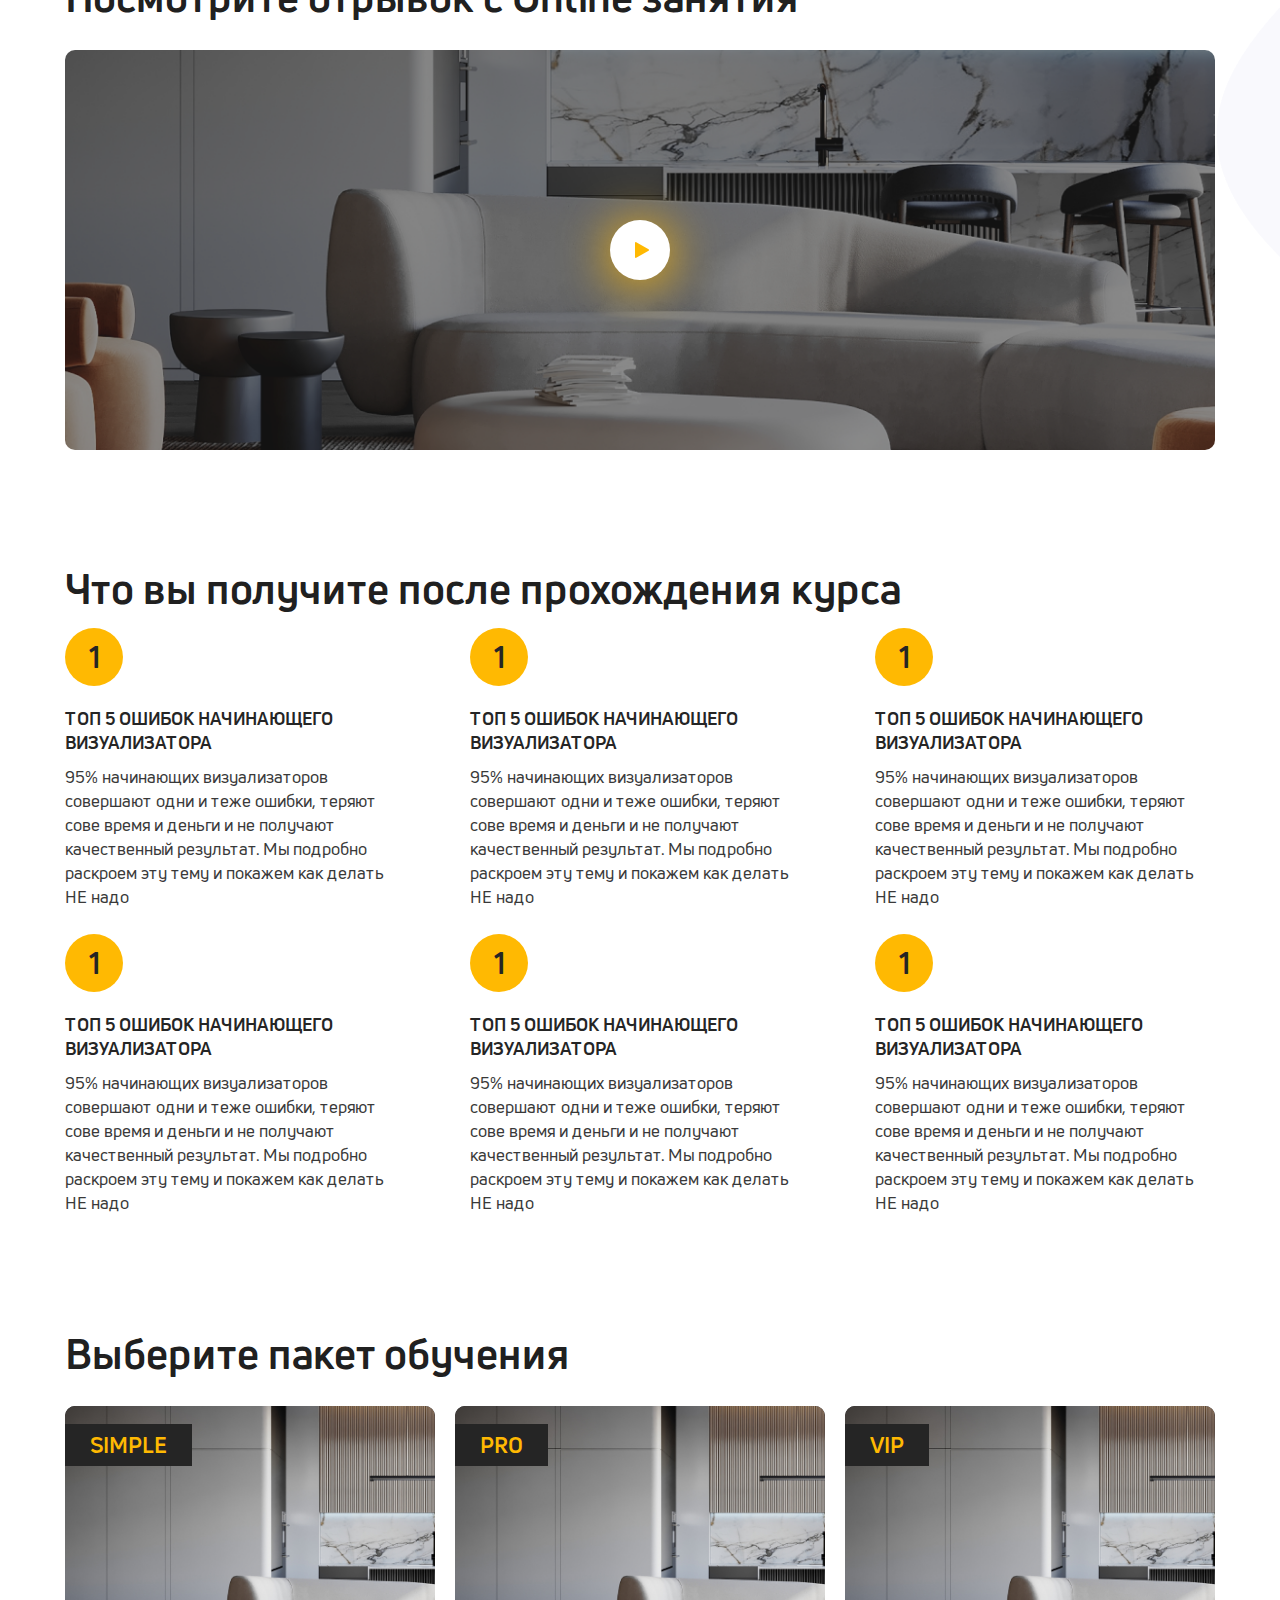
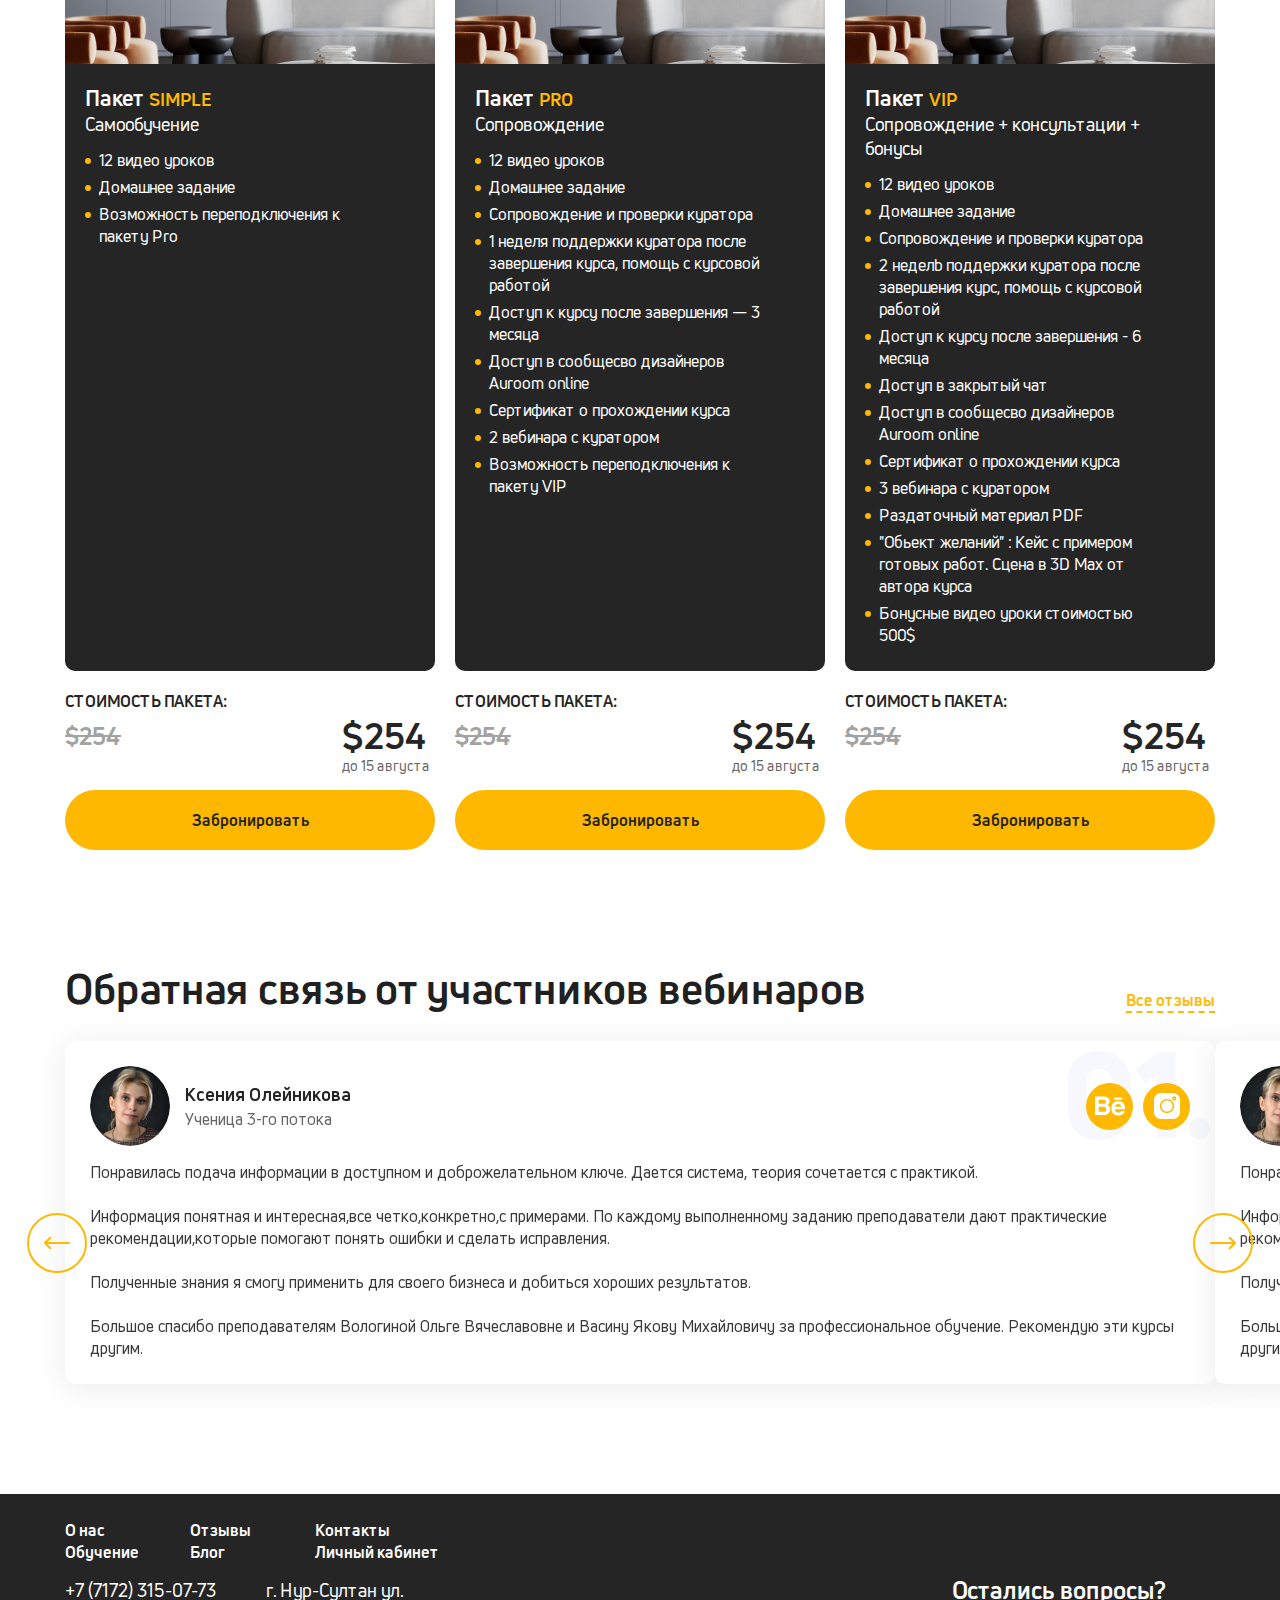
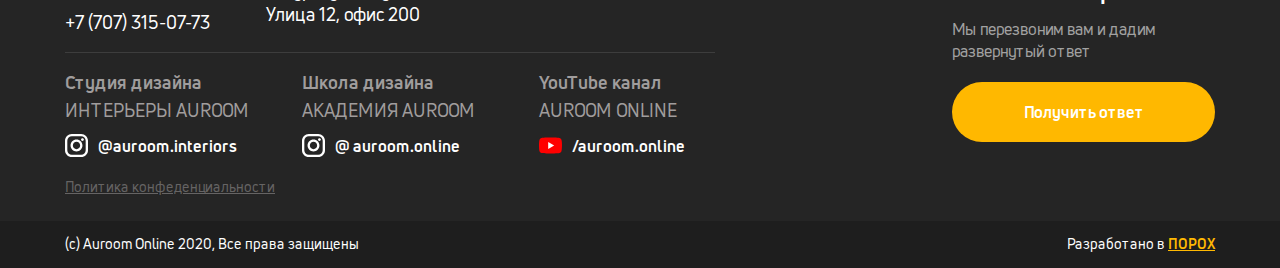
<file: course.html>
<!doctype html>
<html class="no-js" lang="ru">

    <head>
        <meta charset="utf-8">
        <meta http-equiv="x-ua-compatible" content="ie=edge">
        <title>Auroom</title>
        <meta content="" name="description">
        <meta content="" name="keywords">
        <meta name="viewport" content="width=device-width, initial-scale=1">

        <meta content="telephone=no" name="format-detection">
        <!-- This make sence for mobile browsers. It means, that content has been optimized for mobile browsers -->
        <meta name="HandheldFriendly" content="true">


        <!--[if (gt IE 9)|!(IE)]><!-->
        <link href="static/css/main.min.css" rel="stylesheet" type="text/css">
        <!--<![endif]-->

        <meta property="og:title" content="" />
        <meta property="og:url" content="" />
        <meta property="og:description" content="" />
        <meta property="og:image" content="" />
        <meta property="og:image:type" content="image/jpeg" />
        <meta property="og:image:width" content="500" />
        <meta property="og:image:height" content="300" />
        <meta property="twitter:description" content="" />
        <link rel="image_src" href="" />

        <link rel="apple-touch-icon" sizes="57x57" href="./favicon/apple-icon-57x57.png">
        <link rel="apple-touch-icon" sizes="60x60" href="./favicon/apple-icon-60x60.png">
        <link rel="apple-touch-icon" sizes="72x72" href="./favicon/apple-icon-72x72.png">
        <link rel="apple-touch-icon" sizes="76x76" href="./favicon/apple-icon-76x76.png">
        <link rel="apple-touch-icon" sizes="114x114" href="./favicon/apple-icon-114x114.png">
        <link rel="apple-touch-icon" sizes="120x120" href="./favicon/apple-icon-120x120.png">
        <link rel="apple-touch-icon" sizes="144x144" href="./favicon/apple-icon-144x144.png">
        <link rel="apple-touch-icon" sizes="152x152" href="./favicon/apple-icon-152x152.png">
        <link rel="apple-touch-icon" sizes="180x180" href="./favicon/apple-icon-180x180.png">
        <link rel="icon" type="image/png" sizes="192x192"  href="./favicon/android-icon-192x192.png">
        <link rel="icon" type="image/png" sizes="32x32" href="./favicon/favicon-32x32.png">
        <link rel="icon" type="image/png" sizes="96x96" href="./favicon/favicon-96x96.png">
        <link rel="icon" type="image/png" sizes="16x16" href="./favicon/favicon-16x16.png">
        <link rel="manifest" href="./favicon/manifest.json">
        <meta name="msapplication-TileColor" content="#ffffff">
        <meta name="msapplication-TileImage" content="./favicon/ms-icon-144x144.png">
        <meta name="theme-color" content="#ffffff">
        <script>
            (function(H){H.className=H.className.replace(/\bno-js\b/,'js')})(document.documentElement)
        </script>

        <link rel="stylesheet" href="https://cdnjs.cloudflare.com/ajax/libs/animate.css/4.1.1/animate.min.css" />
    </head>

    <body class="page">


        <header>
            <div class="wrapper">
                <a href="/" class="logo">
                    <img src="static/img/content/logo.svg" alt="">
                </a>
                <nav>
                    <div class="dropdown">
                        <span class="link">Курсы</span>
                        <div class="dropdown__links">
                            <a href="#" class="link">Базовый курс с нуля 3D моделирование интерьера</a>
                            <a href="#" class="link">Курс2</a>
                            <a href="#" class="link">Курс3</a>
                        </div>
                    </div>
                    <a class="link" href="/reviews.html">Отзывы</a>
                    <a class="link" href="/blog.html">Блог</a>
                </nav>
                <div class="lang">
                    <a href="#" class="active">RU</a>
                    <a href="#">EN</a>
                </div>
                <a href="tel:+77073150773" class="tell">
                    <span class="tell__icon">

                    	<svg width="16" height="16" viewBox="0 0 16 16" fill="none" xmlns="http://www.w3.org/2000/svg">

                            <path d="M14.7368 10.5347C13.7499 10.5347 12.7832 10.3806 11.8669 10.0783C11.4198 9.92421 10.912 10.0429 10.6181 10.3427L8.80169 11.7145C6.71748 10.6021 5.38358 9.26906 4.28633 7.20001L5.62106 5.42653C5.95706 5.09053 6.07749 4.59873 5.93349 4.13811C5.62864 3.216 5.4737 2.24842 5.4737 1.26316C5.4737 0.566724 4.90698 0 4.21054 0H1.26316C0.566724 0 0 0.566724 0 1.26316C0 9.38863 6.61137 16 14.7368 16C15.4333 16 16 15.4333 16 14.7368V11.7979C16 11.1015 15.4333 10.5347 14.7368 10.5347Z" fill="white"/>

                    	</svg>

                    </span>
                    <span>+7 (707) 315-07-73</span>
                </a>
                <div class="callme" data-popup-open="popup__consultation">
                    <span>заказать звонок</span>
                </div>
                <div class="profile">
                    <svg width="20" height="20" viewBox="0 0 20 20" fill="none" xmlns="http://www.w3.org/2000/svg">
                        <path d="M14.3417 11.6592H5.65834C2.74323 11.6592 0.371582 14.0308 0.371582 16.9459V20H19.6286V16.9459C19.6285 14.0308 17.2568 11.6592 14.3417 11.6592ZM18.4811 18.8528H1.51886V16.946C1.51886 14.6636 3.3758 12.8066 5.65827 12.8066H14.3416C16.6241 12.8066 18.4811 14.6636 18.4811 16.946L18.4811 18.8528Z"
                        />
                        <path d="M9.99989 11.116C13.0645 11.116 15.5579 8.62264 15.5579 5.558C15.5579 2.49335 13.0646 0 9.99989 0C6.93516 0 4.44189 2.49327 4.44189 5.558C4.44189 8.62272 6.93524 11.116 9.99989 11.116ZM9.99989 1.14735C12.432 1.14735 14.4105 3.12592 14.4105 5.558C14.4105 7.99007 12.432 9.96864 9.99989 9.96864C7.56781 9.96864 5.58924 7.99 5.58924 5.558C5.58924 3.12599 7.56781 1.14735 9.99989 1.14735Z"
                        />
                    </svg>
                </div>
                <div class="mobile__menu" data-popup-open="mobile__popup">
                    <span></span>
                    <span></span>
                    <span></span>
                </div>
            </div>
        </header>

        <div class="course">

            <div class="mainbanner">
                <div class="wrapper">
                    <div class="mainbanner-container">
                        <div class="mainbanner-title wow animate__animated animate__fadeInLeft">
                            Online курс «ДЕЛАЙ КРАСИВО»
                        </div>
                        <div class="title wow animate__animated animate__fadeInLeft" data-wow-delay="0.2s">
                            <div class="title__text">
                                3D визуализация интерьера в 3DsMax и Corona renderer
                            </div>
                        </div>

                        <div class="dateblock wow animate__animated animate__fadeInLeft" data-wow-delay="0.4s">
                            <span>1 августа 2020</span>
                            <span>12 занятий</span>
                        </div>

                        <div class="mainbanner-text wow animate__animated animate__fadeInLeft" data-wow-delay="0.6s">
                            С нуля и до результата. За 12 занятий вы освоите программу и создадите первые эскизы для своего портфолио
                        </div>
                        <div class="button wow animate__animated animate__fadeInLeft" data-wow-delay="0.8s" data-popup-open="popup__consultation">
                            Записаться на курс
                            <svg width="26" height="26" viewBox="0 0 26 26" fill="none" xmlns="http://www.w3.org/2000/svg">
                                <path d="M25.7021 12.2811C25.7018 12.2808 25.7016 12.2804 25.7012 12.2801L20.3944 6.99887C19.9968 6.60323 19.3538 6.60471 18.958 7.00232C18.5623 7.39989 18.5638 8.04293 18.9614 8.43862L22.5244 11.9844H1.01562C0.454695 11.9844 0 12.4391 0 13C0 13.5609 0.454695 14.0156 1.01562 14.0156H22.5244L18.9615 17.5614C18.5639 17.9571 18.5624 18.6001 18.9581 18.9977C19.3538 19.3953 19.9969 19.3967 20.3944 19.0011L25.7013 13.7199C25.7016 13.7196 25.7018 13.7192 25.7022 13.7189C26.0999 13.3219 26.0987 12.6768 25.7021 12.2811Z"
                                fill="#252525" />
                            </svg>
                        </div>
                    </div>
                </div>
                <div class="mainbanner-bg set-bg-img">
                    <img src="static/img/content/course-bg.png" class="get-bg-img" alt="">
                </div>
                <div class="human-bg">
                    <img src="static/img/content/cours-human.png" alt="">
                </div>
                <div class="mainbanner-bottom-bg set-bg-img">
                    <img src="static/img/content/bottom-bg.png" class="get-bg-img" alt="">
                </div>
                <marquee direction="left" class="mainbanner-text-bg">
                    AUROOM
                </marquee>
                <div class="video-button video" data-fancybox href="https://www.youtube.com/watch?v=2lAe1cqCOXo">
                    <svg width="29" height="34" viewBox="0 0 29 34" fill="none" xmlns="http://www.w3.org/2000/svg">
                        <path d="M28.5 16.134C29.1667 16.5189 29.1667 17.4811 28.5 17.866L1.5 33.4545C0.833334 33.8394 -1.58927e-06 33.3583 -1.55562e-06 32.5885L-1.92835e-07 1.41154C-1.59186e-07 0.641743 0.833334 0.160615 1.5 0.545515L28.5 16.134Z" fill="#FFB902" />
                    </svg>
                </div>
            </div>

            <div class="course__for">
                <div class="wrapper">
                    <div class="title">
                        <div class="title__text">Для кого этот курс</div>
                    </div>
                    <div class="course__for-container">
                        <div class="course__for-item wow animate__animated animate__fadeInUp">
                            <div class="course__for-hash">
                                #новичкам
                            </div>
                            <div class="course__for-title">
                                Для тех, кто хочет освоить профессию с нуля
                            </div>
                            <div class="course__for-text">
                                Создать свой первый проект интерьера в программе 3DsMax прямо на курсе и освоить новую престижную и высокооплачиваемую профессию
                            </div>
                            <div class="course__for-count">
                                01
                            </div>
                        </div>
                        <div class="course__for-item wow animate__animated animate__fadeInUp" data-wow-delay="0.3s">
                            <div class="course__for-hash">
                                #новичкам
                            </div>
                            <div class="course__for-title">
                                Для тех, кто хочет освоить профессию с нуля
                            </div>
                            <div class="course__for-text">
                                Создать свой первый проект интерьера в программе 3DsMax прямо на курсе и освоить новую престижную и высокооплачиваемую профессию
                            </div>
                            <div class="course__for-count">
                                01
                            </div>
                        </div>
                        <div class="course__for-item wow animate__animated animate__fadeInUp" data-wow-delay="0.6s">
                            <div class="course__for-hash">
                                #новичкам
                            </div>
                            <div class="course__for-title">
                                Для тех, кто хочет освоить профессию с нуля
                            </div>
                            <div class="course__for-text">
                                Создать свой первый проект интерьера в программе 3DsMax прямо на курсе и освоить новую престижную и высокооплачиваемую профессию
                            </div>
                            <div class="course__for-count">
                                01
                            </div>
                        </div>
                    </div>
                </div>
            </div>

            <div class="plan">
                <div class="wrapper">
                    <div class="title">
                        <div class="title__text">Как проходит обучение</div>
                    </div>
                    <div class="plan__container">
                        <div class="plan__item wow animate__animated animate__fadeInLeft">
                            <div class="plan__number">
                                01.
                            </div>
                            <div class="plan__title">
                                Получение ценной информации
                            </div>
                            <div class="plan__text">
                                Просмотр видеоуроков, участие в онлайн встречах, просмотр полученных материалов и применения на практике
                            </div>
                            <div class="plan-count">
                                01
                            </div>
                        </div>
                        <div class="plan__item wow animate__animated animate__fadeInLeft" data-wow-delay="0.3s">
                            <div class="plan__number">
                                01.
                            </div>
                            <div class="plan__title">
                                Получение ценной информации
                            </div>
                            <div class="plan__text">
                                Просмотр видеоуроков, участие в онлайн встречах
                            </div>
                            <div class="plan-count">
                                01
                            </div>
                        </div>
                        <div class="plan__item wow animate__animated animate__fadeInLeft" data-wow-delay="0.6s">
                            <div class="plan__number">
                                01.
                            </div>
                            <div class="plan__title">
                                Получение ценной информации
                            </div>
                            <div class="plan__text">
                                Просмотр видеоуроков, участие в онлайн встречах, просмотр полученных материалов и применения на практике
                            </div>
                            <div class="plan-count">
                                01
                            </div>
                        </div>
                        <div class="plan__item wow animate__animated animate__fadeInLeft">
                            <div class="plan__number">
                                01.
                            </div>
                            <div class="plan__title">
                                Получение ценной информации
                            </div>
                            <div class="plan__text">
                                Просмотр видеоуроков, участие в онлайн встречах, просмотр полученных материалов и применения на практике
                            </div>
                            <div class="plan-count">
                                01
                            </div>
                        </div>
                        <div class="plan__item wow animate__animated animate__fadeInLeft" data-wow-delay="0.3s">
                            <div class="plan__number">
                                01.
                            </div>
                            <div class="plan__title">
                                Получение ценной информации
                            </div>
                            <div class="plan__text">
                                Просмотр видеоуроков, участие в онлайн встречах, просмотр полученных материалов и применения на практике
                            </div>
                            <div class="plan-count">
                                01
                            </div>
                        </div>
                    </div>
                </div>
                <div class="plan__bg wow animate__animated animate__fadeInRight">
                    <img src="static/img/content/plan-bg.png" alt="">
                </div>
            </div>

            <div class="author">
                <div class="wrapper">
                    <div class="author-container">
                        <div class="title">
                            <div class="title__text">
                                Спикер <span>Анжелика Неверкевич</span>
                            </div>
                        </div>
                        <div class="author__text">
                            Профессиональный дизайнер интерьера
                            <br>
                            <br>«Прямое обращение к студентам, совет или своего рода наставление начинающим дизайнерам»
                        </div>
                        <div class="author-title-gray">
                            Регалии:
                        </div>
                        <ul>
                            <li>Дизайнер и сооснователь студии дизайна <b>Auroom Interiors</b>
                            </li>
                            <li>Основатель оффлайн школы дизайна и <b>3D визуализации Auroom Academy</b>
                            </li>
                            <li>Обучила созданию эскизов в <b>3DsMAX</b> и <b>Сorona Renderer 1500 студентов</b>
                            </li>
                            <li>Эксперт-практик по созданию <b>фотореалистичной 3D визуализации</b>
                            </li>
                        </ul>
                        <div class="mobile-author-img">
                            <img src="static/img/content/speaker-img.png" alt="">
                        </div>
                        <div class="author-block">
                            <div class="author-title">
                                Много полезной информации и проектов в наших аккаунтах:
                            </div>
                            <div class="author-social">
                                <div class="author-item wow animate__animated animate__fadeInUp">
                                    <p>Студия дизайна</p>
                                    <span>ИНТЕРЬЕРЫ AUROOM</span>
                                    <a href="https://www.instagram.com/" target="_blank" class="author-button">
                                        <svg width="23" height="23" viewBox="0 0 23 23" fill="none" xmlns="http://www.w3.org/2000/svg">
                                            <path d="M16.1482 0H6.85182C3.07371 0 0 3.07371 0 6.85182V16.1482C0 19.9263 3.07371 23 6.85182 23H16.1482C19.9263 23 23 19.9263 23 16.1482V6.85182C23 3.07371 19.9262 0 16.1482 0ZM20.6862 16.1482C20.6862 18.6544 18.6544 20.6862 16.1482 20.6862H6.85182C4.34556 20.6862 2.3138 18.6544 2.3138 16.1482V6.85182C2.3138 4.34552 4.34556 2.3138 6.85182 2.3138H16.1482C18.6544 2.3138 20.6862 4.34552 20.6862 6.85182V16.1482Z"
                                            />
                                            <path d="M11.4999 5.55127C8.21981 5.55127 5.55127 8.21981 5.55127 11.4998C5.55127 14.7799 8.21981 17.4485 11.4999 17.4485C14.78 17.4485 17.4485 14.7799 17.4485 11.4998C17.4485 8.21977 14.78 5.55127 11.4999 5.55127ZM11.4999 15.1347C9.49242 15.1347 7.86507 13.5074 7.86507 11.4999C7.86507 9.49242 9.49246 7.86507 11.4999 7.86507C13.5074 7.86507 15.1347 9.49242 15.1347 11.4999C15.1347 13.5073 13.5073 15.1347 11.4999 15.1347Z"
                                            />
                                            <path d="M17.4601 7.02148C18.2473 7.02148 18.8855 6.3833 18.8855 5.59607C18.8855 4.80883 18.2473 4.17065 17.4601 4.17065C16.6728 4.17065 16.0347 4.80883 16.0347 5.59607C16.0347 6.3833 16.6728 7.02148 17.4601 7.02148Z" />
                                        </svg>
                                        <span>@ auroom.interiors</span>
                                    </a>
                                </div>
                                <div class="author-item wow animate__animated animate__fadeInUp" data-wow-delay="0.3s">
                                    <p>Offline школа дизайна</p>
                                    <span>AUROOM ACADEMY</span>
                                    <a href="https://www.instagram.com/" target="_blank" class="author-button">
                                        <svg width="23" height="23" viewBox="0 0 23 23" fill="none" xmlns="http://www.w3.org/2000/svg">
                                            <path d="M16.1482 0H6.85182C3.07371 0 0 3.07371 0 6.85182V16.1482C0 19.9263 3.07371 23 6.85182 23H16.1482C19.9263 23 23 19.9263 23 16.1482V6.85182C23 3.07371 19.9262 0 16.1482 0ZM20.6862 16.1482C20.6862 18.6544 18.6544 20.6862 16.1482 20.6862H6.85182C4.34556 20.6862 2.3138 18.6544 2.3138 16.1482V6.85182C2.3138 4.34552 4.34556 2.3138 6.85182 2.3138H16.1482C18.6544 2.3138 20.6862 4.34552 20.6862 6.85182V16.1482Z"
                                            />
                                            <path d="M11.4999 5.55127C8.21981 5.55127 5.55127 8.21981 5.55127 11.4998C5.55127 14.7799 8.21981 17.4485 11.4999 17.4485C14.78 17.4485 17.4485 14.7799 17.4485 11.4998C17.4485 8.21977 14.78 5.55127 11.4999 5.55127ZM11.4999 15.1347C9.49242 15.1347 7.86507 13.5074 7.86507 11.4999C7.86507 9.49242 9.49246 7.86507 11.4999 7.86507C13.5074 7.86507 15.1347 9.49242 15.1347 11.4999C15.1347 13.5073 13.5073 15.1347 11.4999 15.1347Z"
                                            />
                                            <path d="M17.4601 7.02148C18.2473 7.02148 18.8855 6.3833 18.8855 5.59607C18.8855 4.80883 18.2473 4.17065 17.4601 4.17065C16.6728 4.17065 16.0347 4.80883 16.0347 5.59607C16.0347 6.3833 16.6728 7.02148 17.4601 7.02148Z" />
                                        </svg>
                                        <span>@ auroom.interiors</span>
                                    </a>
                                </div>
                                <div class="author-item wow animate__animated animate__fadeInUp" data-wow-delay="0.6s">
                                    <p>Online школа дизайна</p>
                                    <span>AUROOM ONLINE</span>
                                    <a href="https://www.instagram.com/" target="_blank" class="author-button">
                                        <svg width="23" height="23" viewBox="0 0 23 23" fill="none" xmlns="http://www.w3.org/2000/svg">
                                            <path d="M16.1482 0H6.85182C3.07371 0 0 3.07371 0 6.85182V16.1482C0 19.9263 3.07371 23 6.85182 23H16.1482C19.9263 23 23 19.9263 23 16.1482V6.85182C23 3.07371 19.9262 0 16.1482 0ZM20.6862 16.1482C20.6862 18.6544 18.6544 20.6862 16.1482 20.6862H6.85182C4.34556 20.6862 2.3138 18.6544 2.3138 16.1482V6.85182C2.3138 4.34552 4.34556 2.3138 6.85182 2.3138H16.1482C18.6544 2.3138 20.6862 4.34552 20.6862 6.85182V16.1482Z"
                                            />
                                            <path d="M11.4999 5.55127C8.21981 5.55127 5.55127 8.21981 5.55127 11.4998C5.55127 14.7799 8.21981 17.4485 11.4999 17.4485C14.78 17.4485 17.4485 14.7799 17.4485 11.4998C17.4485 8.21977 14.78 5.55127 11.4999 5.55127ZM11.4999 15.1347C9.49242 15.1347 7.86507 13.5074 7.86507 11.4999C7.86507 9.49242 9.49246 7.86507 11.4999 7.86507C13.5074 7.86507 15.1347 9.49242 15.1347 11.4999C15.1347 13.5073 13.5073 15.1347 11.4999 15.1347Z"
                                            />
                                            <path d="M17.4601 7.02148C18.2473 7.02148 18.8855 6.3833 18.8855 5.59607C18.8855 4.80883 18.2473 4.17065 17.4601 4.17065C16.6728 4.17065 16.0347 4.80883 16.0347 5.59607C16.0347 6.3833 16.6728 7.02148 17.4601 7.02148Z" />
                                        </svg>
                                        <span>@ auroom.interiors</span>
                                    </a>
                                </div>
                            </div>
                        </div>
                    </div>
                    <div class="author-img wow animate__animated animate__fadeInRight">
                        <img src="static/img/content/speaker-img.png" alt="">
                    </div>
                </div>
            </div>

            <div class="galleryslider">
                <div class="wrapper">
                    <div class="title">
                        <div class="title__text">
                            Работы 3D визуализации
                        </div>
                        <div class="slider-buttons">
                            <div class="left">
                                <svg width="26" height="26" viewBox="0 0 26 26" fill="none" xmlns="http://www.w3.org/2000/svg">
                                    <path d="M0.297882 12.2811C0.298187 12.2808 0.298441 12.2804 0.298798 12.2801L5.60564 6.99887C6.00321 6.60323 6.64625 6.60471 7.04199 7.00232C7.43768 7.39989 7.43615 8.04293 7.03859 8.43862L3.47557 11.9844H24.9844C25.5453 11.9844 26 12.4391 26 13C26 13.5609 25.5453 14.0156 24.9844 14.0156H3.47562L7.03854 17.5614C7.4361 17.9571 7.43762 18.6001 7.04194 18.9977C6.6462 19.3953 6.00311 19.3967 5.60559 19.0011L0.298746 13.7199C0.298441 13.7196 0.298187 13.7192 0.297832 13.7189C-0.0999374 13.3219 -0.0986691 12.6768 0.297882 12.2811Z"
                                    fill="#FFB902" />
                                </svg>
                            </div>
                            <div class="right">
                                <svg width="26" height="26" viewBox="0 0 26 26" fill="none" xmlns="http://www.w3.org/2000/svg">
                                    <path d="M25.7021 12.2811C25.7018 12.2808 25.7016 12.2804 25.7012 12.2801L20.3944 6.99887C19.9968 6.60323 19.3538 6.60471 18.958 7.00232C18.5623 7.39989 18.5638 8.04293 18.9614 8.43862L22.5244 11.9844H1.01562C0.454695 11.9844 0 12.4391 0 13C0 13.5609 0.454695 14.0156 1.01562 14.0156H22.5244L18.9615 17.5614C18.5639 17.9571 18.5624 18.6001 18.9581 18.9977C19.3538 19.3953 19.9969 19.3967 20.3944 19.0011L25.7013 13.7199C25.7016 13.7196 25.7018 13.7192 25.7022 13.7189C26.0999 13.3219 26.0987 12.6768 25.7021 12.2811Z"
                                    fill="#FFB902 " />
                                </svg>
                            </div>
                        </div>
                    </div>
                    <script>
                        let data = {
                            name: 'Ксения Олейникова',
                            studying: 'Ученица 3-го потока “3D визуализация”',
                            text: `
                                Понравилась подача информации в доступном и доброжелательном ключе.
                                Дается система, теория сочетается с практикой.<br><br>
                                Информация понятная и интересная,все четко,конкретно,с примерами.
                                По каждому выполненному заданию преподаватели дают практические рекомендации,которые помогают понять ошибки и сделать исправления.<br><br>
                                Полученные знания я смогу применить для своего бизнеса и добиться хороших результатов.<br><br>
                                Большое спасибо преподавателям Вологиной Ольге Вячеславовне и Васину Якову Михайловичу за профессиональное обучение.    
                            `,

                            profilePhoto: {
                                url: 'static/img/content/reviews-photo.jpg',
                                alt: '',
                            },

                            images: [{
                                url: 'static/img/content/slider.png',
                                alt: '',
                            },{
                                url: 'static/img/content/slider.png',
                                alt: '',
                            },{
                                url: 'static/img/content/slider.png',
                                alt: '',
                            }],
                        };
                    </script>
                    <div class="galleryslider__container swiper-container">
                        <div class="swiper-wrapper">
                            <div class="swiper-slide galleryslider-slide">
                                <div class="galleryslider-img set-bg-img" onclick="openPopupReviews(data)">
                                    <img src="static/img/content/slider.png" class="get-bg-img" alt="">
                                    <div class="galleryslider-overlay">
                                        <div class="galleryslider-photo set-bg-img">
                                            <img src="static/img/content/reviews-photo.jpg" class="get-bg-img" alt="">
                                        </div>
                                        <div class="galleryslider-name">
                                            Ксения Олейникова
                                        </div>
                                        <div class="galleryslider-course">
                                            Курс “Делай красиво”
                                        </div>
                                    </div>
                                </div>
                                <div class="galleryslider-img set-bg-img" onclick="openPopupReviews(data)">
                                    <img src="static/img/content/slider.png" class="get-bg-img" alt="">
                                    <div class="galleryslider-overlay">
                                        <div class="galleryslider-photo set-bg-img">
                                            <img src="static/img/content/reviews-photo.jpg" class="get-bg-img" alt="">
                                        </div>
                                        <div class="galleryslider-name">
                                            Ксения Олейникова
                                        </div>
                                        <div class="galleryslider-course">
                                            Курс “Делай красиво”
                                        </div>
                                    </div>
                                </div>
                                <div class="galleryslider-img set-bg-img" onclick="openPopupReviews(data)">
                                    <img src="static/img/content/slider.png" class="get-bg-img" alt="">
                                    <div class="galleryslider-overlay">
                                        <div class="galleryslider-photo set-bg-img">
                                            <img src="static/img/content/reviews-photo.jpg" class="get-bg-img" alt="">
                                        </div>
                                        <div class="galleryslider-name">
                                            Ксения Олейникова
                                        </div>
                                        <div class="galleryslider-course">
                                            Курс “Делай красиво”
                                        </div>
                                    </div>
                                </div>
                                <div class="galleryslider-img set-bg-img" onclick="openPopupReviews(data)">
                                    <img src="static/img/content/slider.png" class="get-bg-img" alt="">
                                    <div class="galleryslider-overlay">
                                        <div class="galleryslider-photo set-bg-img">
                                            <img src="static/img/content/reviews-photo.jpg" class="get-bg-img" alt="">
                                        </div>
                                        <div class="galleryslider-name">
                                            Ксения Олейникова
                                        </div>
                                        <div class="galleryslider-course">
                                            Курс “Делай красиво”
                                        </div>
                                    </div>
                                </div>
                                <div class="galleryslider-img set-bg-img" onclick="openPopupReviews(data)">
                                    <img src="static/img/content/slider.png" class="get-bg-img" alt="">
                                    <div class="galleryslider-overlay">
                                        <div class="galleryslider-photo set-bg-img">
                                            <img src="static/img/content/reviews-photo.jpg" class="get-bg-img" alt="">
                                        </div>
                                        <div class="galleryslider-name">
                                            Ксения Олейникова
                                        </div>
                                        <div class="galleryslider-course">
                                            Курс “Делай красиво”
                                        </div>
                                    </div>
                                </div>
                                <div class="galleryslider-img set-bg-img" onclick="openPopupReviews(data)">
                                    <img src="static/img/content/slider.png" class="get-bg-img" alt="">
                                    <div class="galleryslider-overlay">
                                        <div class="galleryslider-photo set-bg-img">
                                            <img src="static/img/content/reviews-photo.jpg" class="get-bg-img" alt="">
                                        </div>
                                        <div class="galleryslider-name">
                                            Ксения Олейникова
                                        </div>
                                        <div class="galleryslider-course">
                                            Курс “Делай красиво”
                                        </div>
                                    </div>
                                </div>
                            </div>
                            <div class="swiper-slide galleryslider-slide" onclick="openPopupReviews(data)">
                                <div class="galleryslider-img set-bg-img">
                                    <img src="static/img/content/slider.png" class="get-bg-img" alt="">
                                    <div class="galleryslider-overlay">
                                        <div class="galleryslider-photo set-bg-img">
                                            <img src="static/img/content/reviews-photo.jpg" class="get-bg-img" alt="">
                                        </div>
                                        <div class="galleryslider-name">
                                            Ксения Олейникова
                                        </div>
                                        <div class="galleryslider-course">
                                            Курс “Делай красиво”
                                        </div>
                                    </div>
                                </div>
                                <div class="galleryslider-img set-bg-img" onclick="openPopupReviews(data)">
                                    <img src="static/img/content/slider.png" class="get-bg-img" alt="">
                                    <div class="galleryslider-overlay">
                                        <div class="galleryslider-photo set-bg-img">
                                            <img src="static/img/content/reviews-photo.jpg" class="get-bg-img" alt="">
                                        </div>
                                        <div class="galleryslider-name">
                                            Ксения Олейникова
                                        </div>
                                        <div class="galleryslider-course">
                                            Курс “Делай красиво”
                                        </div>
                                    </div>
                                </div>
                                <div class="galleryslider-img set-bg-img" onclick="openPopupReviews(data)">
                                    <img src="static/img/content/slider.png" class="get-bg-img" alt="">
                                    <div class="galleryslider-overlay">
                                        <div class="galleryslider-photo set-bg-img">
                                            <img src="static/img/content/reviews-photo.jpg" class="get-bg-img" alt="">
                                        </div>
                                        <div class="galleryslider-name">
                                            Ксения Олейникова
                                        </div>
                                        <div class="galleryslider-course">
                                            Курс “Делай красиво”
                                        </div>
                                    </div>
                                </div>
                                <div class="galleryslider-img set-bg-img" onclick="openPopupReviews(data)">
                                    <img src="static/img/content/slider.png" class="get-bg-img" alt="">
                                    <div class="galleryslider-overlay">
                                        <div class="galleryslider-photo set-bg-img">
                                            <img src="static/img/content/reviews-photo.jpg" class="get-bg-img" alt="">
                                        </div>
                                        <div class="galleryslider-name">
                                            Ксения Олейникова
                                        </div>
                                        <div class="galleryslider-course">
                                            Курс “Делай красиво”
                                        </div>
                                    </div>
                                </div>
                                <div class="galleryslider-img set-bg-img" onclick="openPopupReviews(data)">
                                    <img src="static/img/content/slider.png" class="get-bg-img" alt="">
                                    <div class="galleryslider-overlay">
                                        <div class="galleryslider-photo set-bg-img">
                                            <img src="static/img/content/reviews-photo.jpg" class="get-bg-img" alt="">
                                        </div>
                                        <div class="galleryslider-name">
                                            Ксения Олейникова
                                        </div>
                                        <div class="galleryslider-course">
                                            Курс “Делай красиво”
                                        </div>
                                    </div>
                                </div>
                                <div class="galleryslider-img set-bg-img" onclick="openPopupReviews(data)">
                                    <img src="static/img/content/slider.png" class="get-bg-img" alt="">
                                    <div class="galleryslider-overlay">
                                        <div class="galleryslider-photo set-bg-img">
                                            <img src="static/img/content/reviews-photo.jpg" class="get-bg-img" alt="">
                                        </div>
                                        <div class="galleryslider-name">
                                            Ксения Олейникова
                                        </div>
                                        <div class="galleryslider-course">
                                            Курс “Делай красиво”
                                        </div>
                                    </div>
                                </div>
                            </div>
                            <div class="swiper-slide galleryslider-slide" onclick="openPopupReviews(data)">
                                <div class="galleryslider-img set-bg-img">
                                    <img src="static/img/content/slider.png" class="get-bg-img" alt="">
                                    <div class="galleryslider-overlay">
                                        <div class="galleryslider-photo set-bg-img">
                                            <img src="static/img/content/reviews-photo.jpg" class="get-bg-img" alt="">
                                        </div>
                                        <div class="galleryslider-name">
                                            Ксения Олейникова
                                        </div>
                                        <div class="galleryslider-course">
                                            Курс “Делай красиво”
                                        </div>
                                    </div>
                                </div>
                                <div class="galleryslider-img set-bg-img" onclick="openPopupReviews(data)">
                                    <img src="static/img/content/slider.png" class="get-bg-img" alt="">
                                    <div class="galleryslider-overlay">
                                        <div class="galleryslider-photo set-bg-img">
                                            <img src="static/img/content/reviews-photo.jpg" class="get-bg-img" alt="">
                                        </div>
                                        <div class="galleryslider-name">
                                            Ксения Олейникова
                                        </div>
                                        <div class="galleryslider-course">
                                            Курс “Делай красиво”
                                        </div>
                                    </div>
                                </div>
                                <div class="galleryslider-img set-bg-img" onclick="openPopupReviews(data)">
                                    <img src="static/img/content/slider.png" class="get-bg-img" alt="">
                                    <div class="galleryslider-overlay">
                                        <div class="galleryslider-photo set-bg-img">
                                            <img src="static/img/content/reviews-photo.jpg" class="get-bg-img" alt="">
                                        </div>
                                        <div class="galleryslider-name">
                                            Ксения Олейникова
                                        </div>
                                        <div class="galleryslider-course">
                                            Курс “Делай красиво”
                                        </div>
                                    </div>
                                </div>
                                <div class="galleryslider-img set-bg-img" onclick="openPopupReviews(data)">
                                    <img src="static/img/content/slider.png" class="get-bg-img" alt="">
                                    <div class="galleryslider-overlay">
                                        <div class="galleryslider-photo set-bg-img">
                                            <img src="static/img/content/reviews-photo.jpg" class="get-bg-img" alt="">
                                        </div>
                                        <div class="galleryslider-name">
                                            Ксения Олейникова
                                        </div>
                                        <div class="galleryslider-course">
                                            Курс “Делай красиво”
                                        </div>
                                    </div>
                                </div>
                                <div class="galleryslider-img set-bg-img" onclick="openPopupReviews(data)">
                                    <img src="static/img/content/slider.png" class="get-bg-img" alt="">
                                    <div class="galleryslider-overlay">
                                        <div class="galleryslider-photo set-bg-img">
                                            <img src="static/img/content/reviews-photo.jpg" class="get-bg-img" alt="">
                                        </div>
                                        <div class="galleryslider-name">
                                            Ксения Олейникова
                                        </div>
                                        <div class="galleryslider-course">
                                            Курс “Делай красиво”
                                        </div>
                                    </div>
                                </div>
                                <div class="galleryslider-img set-bg-img" onclick="openPopupReviews(data)">
                                    <img src="static/img/content/slider.png" class="get-bg-img" alt="">
                                    <div class="galleryslider-overlay">
                                        <div class="galleryslider-photo set-bg-img">
                                            <img src="static/img/content/reviews-photo.jpg" class="get-bg-img" alt="">
                                        </div>
                                        <div class="galleryslider-name">
                                            Ксения Олейникова
                                        </div>
                                        <div class="galleryslider-course">
                                            Курс “Делай красиво”
                                        </div>
                                    </div>
                                </div>
                            </div>
                        </div>
                    </div>
                    <div class="galleryslider__container-mobile">
                        <div class="swiper-container">
                            <div class="swiper-wrapper">
                                <div class="swiper-slide">
                                    <div class="galleryslider-img set-bg-img" onclick="openPopupReviews(data)">
                                        <img src="static/img/content/slider.png" class="get-bg-img" alt="">
                                        <div class="galleryslider-overlay">
                                            <div class="galleryslider-photo set-bg-img">
                                                <img src="static/img/content/reviews-photo.jpg" class="get-bg-img" alt="">
                                            </div>
                                            <div class="galleryslider-name">
                                                Ксения Олейникова
                                            </div>
                                            <div class="galleryslider-course">
                                                Курс “Делай красиво”
                                            </div>
                                        </div>
                                    </div>
                                </div>
                                <div class="swiper-slide">
                                    <div class="galleryslider-img set-bg-img" onclick="openPopupReviews(data)">
                                        <img src="static/img/content/slider.png" class="get-bg-img" alt="">
                                        <div class="galleryslider-overlay">
                                            <div class="galleryslider-photo set-bg-img">
                                                <img src="static/img/content/reviews-photo.jpg" class="get-bg-img" alt="">
                                            </div>
                                            <div class="galleryslider-name">
                                                Ксения Олейникова
                                            </div>
                                            <div class="galleryslider-course">
                                                Курс “Делай красиво”
                                            </div>
                                        </div>
                                    </div>
                                </div>
                                <div class="swiper-slide">
                                    <div class="galleryslider-img set-bg-img" onclick="openPopupReviews(data)">
                                        <img src="static/img/content/slider.png" class="get-bg-img" alt="">
                                        <div class="galleryslider-overlay">
                                            <div class="galleryslider-photo set-bg-img">
                                                <img src="static/img/content/reviews-photo.jpg" class="get-bg-img" alt="">
                                            </div>
                                            <div class="galleryslider-name">
                                                Ксения Олейникова
                                            </div>
                                            <div class="galleryslider-course">
                                                Курс “Делай красиво”
                                            </div>
                                        </div>
                                    </div>
                                </div>
                                <div class="swiper-slide">
                                    <div class="galleryslider-img set-bg-img" onclick="openPopupReviews(data)">
                                        <img src="static/img/content/slider.png" class="get-bg-img" alt="">
                                        <div class="galleryslider-overlay">
                                            <div class="galleryslider-photo set-bg-img">
                                                <img src="static/img/content/reviews-photo.jpg" class="get-bg-img" alt="">
                                            </div>
                                            <div class="galleryslider-name">
                                                Ксения Олейникова
                                            </div>
                                            <div class="galleryslider-course">
                                                Курс “Делай красиво”
                                            </div>
                                        </div>
                                    </div>
                                </div>
                                <div class="swiper-slide">
                                    <div class="galleryslider-img set-bg-img" onclick="openPopupReviews(data)">
                                        <img src="static/img/content/slider.png" class="get-bg-img" alt="">
                                        <div class="galleryslider-overlay">
                                            <div class="galleryslider-photo set-bg-img">
                                                <img src="static/img/content/reviews-photo.jpg" class="get-bg-img" alt="">
                                            </div>
                                            <div class="galleryslider-name">
                                                Ксения Олейникова
                                            </div>
                                            <div class="galleryslider-course">
                                                Курс “Делай красиво”
                                            </div>
                                        </div>
                                    </div>
                                </div>
                                <div class="swiper-slide">
                                    <div class="galleryslider-img set-bg-img" onclick="openPopupReviews(data)">
                                        <img src="static/img/content/slider.png" class="get-bg-img" alt="">
                                        <div class="galleryslider-overlay">
                                            <div class="galleryslider-photo set-bg-img">
                                                <img src="static/img/content/reviews-photo.jpg" class="get-bg-img" alt="">
                                            </div>
                                            <div class="galleryslider-name">
                                                Ксения Олейникова
                                            </div>
                                            <div class="galleryslider-course">
                                                Курс “Делай красиво”
                                            </div>
                                        </div>
                                    </div>
                                </div>
                                <div class="swiper-slide">
                                    <div class="galleryslider-img set-bg-img" onclick="openPopupReviews(data)">
                                        <img src="static/img/content/slider.png" class="get-bg-img" alt="">
                                        <div class="galleryslider-overlay">
                                            <div class="galleryslider-photo set-bg-img">
                                                <img src="static/img/content/reviews-photo.jpg" class="get-bg-img" alt="">
                                            </div>
                                            <div class="galleryslider-name">
                                                Ксения Олейникова
                                            </div>
                                            <div class="galleryslider-course">
                                                Курс “Делай красиво”
                                            </div>
                                        </div>
                                    </div>
                                </div>
                                <div class="swiper-slide">
                                    <div class="galleryslider-img set-bg-img" onclick="openPopupReviews(data)">
                                        <img src="static/img/content/slider.png" class="get-bg-img" alt="">
                                        <div class="galleryslider-overlay">
                                            <div class="galleryslider-photo set-bg-img">
                                                <img src="static/img/content/reviews-photo.jpg" class="get-bg-img" alt="">
                                            </div>
                                            <div class="galleryslider-name">
                                                Ксения Олейникова
                                            </div>
                                            <div class="galleryslider-course">
                                                Курс “Делай красиво”
                                            </div>
                                        </div>
                                    </div>
                                </div>
                            </div>
                        </div>
                        <div class="swiper-pagination"></div>
                    </div>
                </div>
            </div>

            <div class="course__programm">
                <div class="wrapper">
                    <div class="course__programm-container">
                        <div class="course__programm-info">
                            <div class="dateblock">
                                <span>1 августа 2020</span>
                                <span>10 занятий</span>
                                <span>Защита проекта</span>
                            </div>
                            <div class="title">
                                <div class="title__text">
                                    Программа курса «3D визуализация интерьера в 3DsMax и Corona renderer»
                                </div>
                            </div>
                        </div>
                        <div class="course__programm-item wow animate__animated animate__fadeInRight" data-wow-delay="0.6s">
                            <div class="course__programm-title">
                                #1 урок
                            </div>
                            <div class="course__programm-text">
                                <p>Interface</p>
                                <span>Познакомитесь с главным меню и Познакомитесь с главным меню и</span>
                            </div>
                        </div>
                        <div class="course__programm-item wow animate__animated animate__fadeInRight" data-wow-delay="0.3s">
                            <div class="course__programm-title">
                                #1 урок
                            </div>
                            <div class="course__programm-text">
                                <p>Interface</p>
                                <span>Познакомитесь с главным меню и научитесь использовать окна проекций, режимы отображения, геометрию. Узнаете, как создаются примитивные объекты</span>
                            </div>
                        </div>
                        <div class="course__programm-item wow animate__animated animate__fadeInRight">
                            <div class="course__programm-title">
                                #1 урок
                            </div>
                            <div class="course__programm-text">
                                <p>Interface</p>
                                <span>Познакомитесь с главным меню и научитесь использовать окна проекций, режимы отображения, геометрию. Узнаете, как создаются примитивные объекты</span>
                            </div>
                        </div>
                        <div class="course__programm-item wow animate__animated animate__fadeInRight" data-wow-delay="0.6s">
                            <div class="course__programm-title">
                                #1 урок
                            </div>
                            <div class="course__programm-text">
                                <p>Interface</p>
                                <span>Познакомитесь с главным меню и научитесь использовать окна проекций, режимы отображения, геометрию. Узнаете, как создаются примитивные объекты</span>
                            </div>
                        </div>
                        <div class="course__programm-item wow animate__animated animate__fadeInRight" data-wow-delay="0.3s">
                            <div class="course__programm-title">
                                #1 урок
                            </div>
                            <div class="course__programm-text">
                                <p>Interface</p>
                                <span>Познакомитесь с главным меню и научитесь использовать окна проекций, режимы отображения, геометрию. Узнаете, как создаются примитивные объекты</span>
                            </div>
                        </div>
                    </div>
                </div>
            </div>

            <div class="course__form">
                <div class="wrapper">
                    <div class="course__form-info">
                        <div class="title">
                            <div class="title__text">
                                Получите расширенную программу курса, а также
                                <br> <span>чек-лист по настройке 3Ds Max</span>
                            </div>
                        </div>
                        <div class="course__form-text">
                            Мы отправим подробную программу курсаи бонусные материалы на указанные данные
                        </div>
                    </div>
                    <div class="course__form-form set-bg-img wow animate__animated animate__fadeInRight">
                        <input type="text" class="input" placeholder="Введите имя">
                        <input type="text" class="input tel-mask" placeholder="Номер WhatsApp">
                        <input type="text" class="input" placeholder="E-mail">
                        <button class="button">
                            <!-- .loading -->
                            Получить консультацию
                        </button>
                        <div class="form-text">
                            * Отправляя данные я даю согласие на обработку моих личных данных
                        </div>
                        <img src="static/img/content/course-form-bg.jpg" class="get-bg-img" alt="">
                    </div>
                </div>
            </div>

            <div class="course__video">
                <div class="wrapper">
                    <div class="title">
                        <div class="title__text">Посмотрите отрывок с Online занятия</div>
                    </div>
                    <a class="video set-bg-img" data-fancybox href="https://www.youtube.com/watch?v=2lAe1cqCOXo">
                        <img src="static/img/content/video-img.png" class="get-bg-img" alt="">
                        <span class="video-play">

                            <svg width="17" height="20" viewBox="0 0 17 20" fill="none" xmlns="http://www.w3.org/2000/svg">

                            <path d="M16.5 9.13397C17.1667 9.51887 17.1667 10.4811 16.5 10.866L1.5 19.5263C0.833331 19.9112 -9.36737e-07 19.4301 -9.03088e-07 18.6603L-1.45985e-07 1.33974C-1.12336e-07 0.569945 0.833334 0.0888199 1.5 0.47372L16.5 9.13397Z" fill="#FFB902"/>

                            </svg>

                        </span> 
                    </a>
                </div>
            </div>

            <div class="course__get">
                <div class="wrapper">
                    <div class="title">
                        <div class="title__text">
                            Что вы получите после прохождения курса
                        </div>
                    </div>
                    <div class="course__get-container">
                        <div class="course__get-item wow animate__animated animate__fadeInLeft">
                            <div class="course__get-count">
                                1
                            </div>
                            <div class="course__get-title">
                                ТОП 5 ошибок начинающего визуализатора
                            </div>
                            <div class="course__get-text">
                                95% начинающих визуализаторов совершают одни и теже ошибки, теряют сове время и деньги и не получают качественный результат. Мы подробно раскроем эту тему и покажем как делать НЕ надо
                            </div>
                        </div>
                        <div class="course__get-item wow animate__animated animate__fadeInLeft" data-wow-delay="0.3s">
                            <div class="course__get-count">
                                1
                            </div>
                            <div class="course__get-title">
                                ТОП 5 ошибок начинающего визуализатора
                            </div>
                            <div class="course__get-text">
                                95% начинающих визуализаторов совершают одни и теже ошибки, теряют сове время и деньги и не получают качественный результат. Мы подробно раскроем эту тему и покажем как делать НЕ надо
                            </div>
                        </div>
                        <div class="course__get-item wow animate__animated animate__fadeInLeft" data-wow-delay="0.6s">
                            <div class="course__get-count">
                                1
                            </div>
                            <div class="course__get-title">
                                ТОП 5 ошибок начинающего визуализатора
                            </div>
                            <div class="course__get-text">
                                95% начинающих визуализаторов совершают одни и теже ошибки, теряют сове время и деньги и не получают качественный результат. Мы подробно раскроем эту тему и покажем как делать НЕ надо
                            </div>
                        </div>
                        <div class="course__get-item wow animate__animated animate__fadeInLeft">
                            <div class="course__get-count">
                                1
                            </div>
                            <div class="course__get-title">
                                ТОП 5 ошибок начинающего визуализатора
                            </div>
                            <div class="course__get-text">
                                95% начинающих визуализаторов совершают одни и теже ошибки, теряют сове время и деньги и не получают качественный результат. Мы подробно раскроем эту тему и покажем как делать НЕ надо
                            </div>
                        </div>
                        <div class="course__get-item wow animate__animated animate__fadeInLeft" data-wow-delay="0.3s">
                            <div class="course__get-count">
                                1
                            </div>
                            <div class="course__get-title">
                                ТОП 5 ошибок начинающего визуализатора
                            </div>
                            <div class="course__get-text">
                                95% начинающих визуализаторов совершают одни и теже ошибки, теряют сове время и деньги и не получают качественный результат. Мы подробно раскроем эту тему и покажем как делать НЕ надо
                            </div>
                        </div>
                        <div class="course__get-item wow animate__animated animate__fadeInLeft" data-wow-delay="0.6s">
                            <div class="course__get-count">
                                1
                            </div>
                            <div class="course__get-title">
                                ТОП 5 ошибок начинающего визуализатора
                            </div>
                            <div class="course__get-text">
                                95% начинающих визуализаторов совершают одни и теже ошибки, теряют сове время и деньги и не получают качественный результат. Мы подробно раскроем эту тему и покажем как делать НЕ надо
                            </div>
                        </div>

                    </div>
                </div>
            </div>

            <div class="course__package">
                <div class="wrapper">
                    <div class="title">
                        <div class="title__text">
                            Выберите пакет обучения
                        </div>
                    </div>
                    <div class="package">
                        <div class="package__item wow animate__animated animate__fadeInUp">
                            <div class="package__card">
                                <div class="package__card-img set-bg-img">
                                    <img src="static/img/content/card-bg.jpg" class="get-bg-img" alt="">
                                    <div class="package__card-mark">
                                        Simple
                                    </div>
                                </div>
                                <div class="package__card-block">
                                    <div class="package-title-item">
                                        Пакет <span>simple</span>
                                        <p>Самообучение</p>
                                    </div>
                                    <ul>
                                        <li>12 видео уроков</li>
                                        <li>Домашнее задание</li>
                                        <li>Возможность переподключения к пакету Pro</li>
                                    </ul>
                                </div>
                            </div>
                            <div class="package__info">
                                <div class="package__info-price">
                                    <div class="package__info-title">
                                        Стоимость пакета:
                                    </div>
                                    <div class="package__info-priceold">
                                        <span>$254</span>
                                    </div>
                                    <div class="package__info-pricecurrent">
                                        <span>$254</span>
                                        <p>до 15 августа</p>
                                    </div>
                                </div>
                                <div class="button" data-popup-open="popup__consultation">
                                    Забронировать
                                </div>
                            </div>
                        </div>
                        <div class="package__item wow animate__animated animate__fadeInUp" data-wow-delay="0.3s">
                            <div class="package__card">
                                <div class="package__card-img set-bg-img">
                                    <img src="static/img/content/card-bg.jpg" class="get-bg-img" alt="">
                                    <div class="package__card-mark">
                                        Pro
                                    </div>
                                </div>
                                <div class="package__card-block">
                                    <div class="package-title-item">
                                        Пакет <span>pro</span>
                                        <p>Сопровождение</p>
                                    </div>
                                    <ul>
                                        <li>12 видео уроков</li>
                                        <li>Домашнее задание</li>
                                        <li>Сопровождение и проверки куратора</li>
                                        <li>1 неделя поддержки куратора после завершения курса, помощь с курсовой работой</li>
                                        <li>Доступ к курсу после завершения — 3 месяца</li>
                                        <li>Доступ в сообщесво дизайнеров Auroom online</li>
                                        <li>Сертификат о прохождении курса</li>
                                        <li>2 вебинара с куратором</li>
                                        <li>Возможность переподключения к пакету VIP</li>
                                    </ul>
                                </div>
                            </div>
                            <div class="package__info">
                                <div class="package__info-price">
                                    <div class="package__info-title">
                                        Стоимость пакета:
                                    </div>
                                    <div class="package__info-priceold">
                                        <span>$254</span>
                                    </div>
                                    <div class="package__info-pricecurrent">
                                        <span>$254</span>
                                        <p>до 15 августа</p>
                                    </div>
                                </div>
                                <div class="button" data-popup-open="popup__consultation">
                                    Забронировать
                                </div>
                            </div>
                        </div>
                        <div class="package__item wow animate__animated animate__fadeInUp" data-wow-delay="0.6s">
                            <div class="package__card">
                                <div class="package__card-img set-bg-img">
                                    <img src="static/img/content/card-bg.jpg" class="get-bg-img" alt="">
                                    <div class="package__card-mark">
                                        Vip
                                    </div>
                                </div>
                                <div class="package__card-block">
                                    <div class="package-title-item">
                                        Пакет <span>vip</span>
                                        <p>Сопровождение + консультации + бонусы</p>
                                    </div>
                                    <ul>
                                        <li>12 видео уроков</li>
                                        <li>Домашнее задание</li>
                                        <li>Сопровождение и проверки куратора</li>
                                        <li>2 неделb поддержки куратора после завершения курс, помощь с курсовой работой</li>
                                        <li>Доступ к курсу после завершения - 6 месяца</li>
                                        <li>Доступ в закрытый чат</li>
                                        <li>Доступ в сообщесво дизайнеров Auroom online</li>
                                        <li>Сертификат о прохождении курса</li>
                                        <li>3 вебинара с куратором</li>
                                        <li>Раздаточный материал PDF</li>
                                        <li>"Обьект желаний" : Кейс с примером готовых работ. Сцена в 3D Max от автора курса</li>
                                        <li>Бонусные видео уроки стоимостью 500$</li>
                                    </ul>
                                </div>
                            </div>
                            <div class="package__info">
                                <div class="package__info-price">
                                    <div class="package__info-title">
                                        Стоимость пакета:
                                    </div>
                                    <div class="package__info-priceold">
                                        <span>$254</span>
                                    </div>
                                    <div class="package__info-pricecurrent">
                                        <span>$254</span>
                                        <p>до 15 августа</p>
                                    </div>
                                </div>
                                <div class="button" data-popup-open="popup__consultation">
                                    Забронировать
                                </div>
                            </div>
                        </div>
                    </div>
                </div>
            </div>

            <div class="sliderreviews">
                <div class="wrapper">
                    <div class="title">
                        <div class="title__text">
                            Обратная связь от участников вебинаров
                        </div>
                        <a href="">Все отзывы</a>
                    </div>
                    <div class="sliderreviews__container">
                        <div class="swiper-container">
                            <div class="swiper-wrapper">
                                <div class="swiper-slide">
                                    <div class="reviews__item">
                                        <div class="reviews__count">
                                            01.
                                        </div>
                                        <div class="reviews__head">
                                            <div class="reviews__profile">
                                                <div class="reviews__photo set-bg-img">
                                                    <img src="static/img/content/reviews-photo.jpg" class="get-bg-img" alt="">
                                                </div>
                                                <div class="reviews__name">
                                                    <p>Ксения Олейникова</p>
                                                    <span>Ученица 3-го потока</span>
                                                </div>
                                            </div>
                                            <div class="reviews__social">
                                                <a href="https://www.instagram.com/" target="_blank">
                                                    <svg width="30" height="20" viewBox="0 0 30 20" fill="none" xmlns="http://www.w3.org/2000/svg">
                                                        <path d="M13.7655 2.57418C14.3318 3.35237 14.6149 4.28057 14.6149 5.36629C14.6149 6.482 14.3318 7.38208 13.758 8.06088C13.4355 8.43779 12.9648 8.78657 12.3423 9.09972C13.2873 9.441 13.9999 9.97916 14.4856 10.7142C14.9656 11.4493 15.2075 12.3437 15.2075 13.3938C15.2075 14.4777 14.9318 15.4509 14.3806 16.3097C14.0318 16.8779 13.593 17.3598 13.0679 17.7479C12.4773 18.1942 11.7797 18.4999 10.9734 18.6667C10.1671 18.8318 9.29514 18.9124 8.35381 18.9124H0V0.624023H8.95948C11.2209 0.657776 12.8204 1.30658 13.7655 2.57418ZM3.69593 3.80053V7.83586H8.2038C9.00636 7.83586 9.66079 7.68398 10.1652 7.38208C10.6659 7.08018 10.919 6.54388 10.919 5.77694C10.919 4.92187 10.5871 4.3612 9.92331 4.08556C9.34952 3.89617 8.61821 3.80053 7.73126 3.80053H3.69593ZM3.69593 10.8624V15.7396H8.19817C9.00261 15.7396 9.63079 15.6328 10.0771 15.4171C10.8909 15.0158 11.2959 14.2583 11.2959 13.1332C11.2959 12.1787 10.904 11.5262 10.1165 11.1699C9.67392 10.973 9.05512 10.868 8.26005 10.8624H3.69593ZM26.4153 5.66444C27.3735 6.08634 28.1611 6.7539 28.7817 7.66522C29.348 8.46967 29.7118 9.40162 29.8768 10.4611C29.9743 11.0799 30.0118 11.9781 29.9968 13.1463H20.0079C20.0679 14.502 20.5404 15.4546 21.4443 15.9984C21.9918 16.3378 22.6481 16.5084 23.4225 16.5084C24.2364 16.5084 24.9002 16.3022 25.4102 15.8896C25.6915 15.6646 25.9371 15.3552 26.149 14.9596H29.8093C29.7118 15.7603 29.2674 16.576 28.4817 17.4048C27.2535 18.7174 25.534 19.3756 23.3232 19.3756C21.4968 19.3756 19.8879 18.8224 18.4946 17.7123C17.0958 16.6041 16.4001 14.7983 16.4001 12.2987C16.4001 9.95479 17.0301 8.15651 18.2884 6.90579C19.5504 5.65881 21.1817 5.03063 23.19 5.03063C24.3864 5.02876 25.4608 5.24065 26.4153 5.66444ZM21.0542 8.71906C20.5479 9.23473 20.2292 9.93228 20.0979 10.8117H26.2765C26.2109 9.87228 25.8902 9.1616 25.3221 8.67218C24.7464 8.18652 24.0395 7.94462 23.1938 7.94462C22.2768 7.9465 21.5605 8.20527 21.0542 8.71906ZM19.1716 3.75365H27.1166V1.47722H19.1716V3.75365Z"
                                                        fill="white" />
                                                    </svg>
                                                </a>
                                                <a href="https://www.instagram.com/" target="_blank">
                                                    <svg width="26" height="26" viewBox="0 0 26 26" fill="none" xmlns="http://www.w3.org/2000/svg">
                                                        <path d="M18.962 0H7.03795C3.15716 0 0 3.15716 0 7.03795V18.9622C0 22.8428 3.15716 26 7.03795 26H18.9622C22.8428 26 26 22.8428 26 18.9622V7.03795C26 3.15716 22.8428 0 18.962 0V0ZM13 20.1091C9.07991 20.1091 5.89081 16.92 5.89081 13C5.89081 9.07991 9.07991 5.89081 13 5.89081C16.92 5.89081 20.1091 9.07991 20.1091 13C20.1091 16.92 16.92 20.1091 13 20.1091ZM20.2791 7.56738C19.1207 7.56738 18.1785 6.62515 18.1785 5.46671C18.1785 4.30827 19.1207 3.36584 20.2791 3.36584C21.4376 3.36584 22.38 4.30827 22.38 5.46671C22.38 6.62515 21.4376 7.56738 20.2791 7.56738Z"
                                                        fill="white" />
                                                        <path d="M13 7.41504C9.92058 7.41504 7.41504 9.92038 7.41504 13C7.41504 16.0794 9.92058 18.5849 13 18.5849C16.0796 18.5849 18.5849 16.0794 18.5849 13C18.5849 9.92038 16.0796 7.41504 13 7.41504Z" fill="white" />
                                                        <path d="M20.2791 4.89062C19.9613 4.89062 19.7026 5.14929 19.7026 5.46707C19.7026 5.78485 19.9613 6.04352 20.2791 6.04352C20.5971 6.04352 20.8557 5.78505 20.8557 5.46707C20.8557 5.14909 20.5971 4.89062 20.2791 4.89062Z" fill="white" />
                                                    </svg>
                                                </a>
                                            </div>
                                        </div>
                                        <div class="reviews__text">
                                            Понравилась подача информации в доступном и доброжелательном ключе. Дается система, теория сочетается с практикой.
                                            <br>
                                            <br>Информация понятная и интересная,все четко,конкретно,с примерами. По каждому выполненному заданию преподаватели дают практические рекомендации,которые помогают понять ошибки и сделать исправления.
                                            <br>
                                            <br>Полученные знания я смогу применить для своего бизнеса и добиться хороших результатов.
                                            <br>
                                            <br>Большое спасибо преподавателям Вологиной Ольге Вячеславовне и Васину Якову Михайловичу за профессиональное обучение. Рекомендую эти курсы другим.
                                        </div>
                                    </div>
                                </div>
                                <div class="swiper-slide">
                                    <div class="reviews__item">
                                        <div class="reviews__count">
                                            01.
                                        </div>
                                        <div class="reviews__head">
                                            <div class="reviews__profile">
                                                <div class="reviews__photo set-bg-img">
                                                    <img src="static/img/content/reviews-photo.jpg" class="get-bg-img" alt="">
                                                </div>
                                                <div class="reviews__name">
                                                    <p>Ксения Олейникова</p>
                                                    <span>Ученица 3-го потока</span>
                                                </div>
                                            </div>
                                            <div class="reviews__social">
                                                <a href="https://www.instagram.com/" target="_blank">
                                                    <svg width="30" height="20" viewBox="0 0 30 20" fill="none" xmlns="http://www.w3.org/2000/svg">
                                                        <path d="M13.7655 2.57418C14.3318 3.35237 14.6149 4.28057 14.6149 5.36629C14.6149 6.482 14.3318 7.38208 13.758 8.06088C13.4355 8.43779 12.9648 8.78657 12.3423 9.09972C13.2873 9.441 13.9999 9.97916 14.4856 10.7142C14.9656 11.4493 15.2075 12.3437 15.2075 13.3938C15.2075 14.4777 14.9318 15.4509 14.3806 16.3097C14.0318 16.8779 13.593 17.3598 13.0679 17.7479C12.4773 18.1942 11.7797 18.4999 10.9734 18.6667C10.1671 18.8318 9.29514 18.9124 8.35381 18.9124H0V0.624023H8.95948C11.2209 0.657776 12.8204 1.30658 13.7655 2.57418ZM3.69593 3.80053V7.83586H8.2038C9.00636 7.83586 9.66079 7.68398 10.1652 7.38208C10.6659 7.08018 10.919 6.54388 10.919 5.77694C10.919 4.92187 10.5871 4.3612 9.92331 4.08556C9.34952 3.89617 8.61821 3.80053 7.73126 3.80053H3.69593ZM3.69593 10.8624V15.7396H8.19817C9.00261 15.7396 9.63079 15.6328 10.0771 15.4171C10.8909 15.0158 11.2959 14.2583 11.2959 13.1332C11.2959 12.1787 10.904 11.5262 10.1165 11.1699C9.67392 10.973 9.05512 10.868 8.26005 10.8624H3.69593ZM26.4153 5.66444C27.3735 6.08634 28.1611 6.7539 28.7817 7.66522C29.348 8.46967 29.7118 9.40162 29.8768 10.4611C29.9743 11.0799 30.0118 11.9781 29.9968 13.1463H20.0079C20.0679 14.502 20.5404 15.4546 21.4443 15.9984C21.9918 16.3378 22.6481 16.5084 23.4225 16.5084C24.2364 16.5084 24.9002 16.3022 25.4102 15.8896C25.6915 15.6646 25.9371 15.3552 26.149 14.9596H29.8093C29.7118 15.7603 29.2674 16.576 28.4817 17.4048C27.2535 18.7174 25.534 19.3756 23.3232 19.3756C21.4968 19.3756 19.8879 18.8224 18.4946 17.7123C17.0958 16.6041 16.4001 14.7983 16.4001 12.2987C16.4001 9.95479 17.0301 8.15651 18.2884 6.90579C19.5504 5.65881 21.1817 5.03063 23.19 5.03063C24.3864 5.02876 25.4608 5.24065 26.4153 5.66444ZM21.0542 8.71906C20.5479 9.23473 20.2292 9.93228 20.0979 10.8117H26.2765C26.2109 9.87228 25.8902 9.1616 25.3221 8.67218C24.7464 8.18652 24.0395 7.94462 23.1938 7.94462C22.2768 7.9465 21.5605 8.20527 21.0542 8.71906ZM19.1716 3.75365H27.1166V1.47722H19.1716V3.75365Z"
                                                        fill="white" />
                                                    </svg>
                                                </a>
                                                <a href="https://www.instagram.com/" target="_blank">
                                                    <svg width="26" height="26" viewBox="0 0 26 26" fill="none" xmlns="http://www.w3.org/2000/svg">
                                                        <path d="M18.962 0H7.03795C3.15716 0 0 3.15716 0 7.03795V18.9622C0 22.8428 3.15716 26 7.03795 26H18.9622C22.8428 26 26 22.8428 26 18.9622V7.03795C26 3.15716 22.8428 0 18.962 0V0ZM13 20.1091C9.07991 20.1091 5.89081 16.92 5.89081 13C5.89081 9.07991 9.07991 5.89081 13 5.89081C16.92 5.89081 20.1091 9.07991 20.1091 13C20.1091 16.92 16.92 20.1091 13 20.1091ZM20.2791 7.56738C19.1207 7.56738 18.1785 6.62515 18.1785 5.46671C18.1785 4.30827 19.1207 3.36584 20.2791 3.36584C21.4376 3.36584 22.38 4.30827 22.38 5.46671C22.38 6.62515 21.4376 7.56738 20.2791 7.56738Z"
                                                        fill="white" />
                                                        <path d="M13 7.41504C9.92058 7.41504 7.41504 9.92038 7.41504 13C7.41504 16.0794 9.92058 18.5849 13 18.5849C16.0796 18.5849 18.5849 16.0794 18.5849 13C18.5849 9.92038 16.0796 7.41504 13 7.41504Z" fill="white" />
                                                        <path d="M20.2791 4.89062C19.9613 4.89062 19.7026 5.14929 19.7026 5.46707C19.7026 5.78485 19.9613 6.04352 20.2791 6.04352C20.5971 6.04352 20.8557 5.78505 20.8557 5.46707C20.8557 5.14909 20.5971 4.89062 20.2791 4.89062Z" fill="white" />
                                                    </svg>
                                                </a>
                                            </div>
                                        </div>
                                        <div class="reviews__text">
                                            Понравилась подача информации в доступном и доброжелательном ключе. Дается система, теория сочетается с практикой.
                                            <br>
                                            <br>Информация понятная и интересная,все четко,конкретно,с примерами. По каждому выполненному заданию преподаватели дают практические рекомендации,которые помогают понять ошибки и сделать исправления.
                                            <br>
                                            <br>Полученные знания я смогу применить для своего бизнеса и добиться хороших результатов.
                                            <br>
                                            <br>Большое спасибо преподавателям Вологиной Ольге Вячеславовне и Васину Якову Михайловичу за профессиональное обучение. Рекомендую эти курсы другим.
                                        </div>
                                    </div>
                                </div>
                                <div class="swiper-slide">
                                    <div class="reviews__item">
                                        <div class="reviews__count">
                                            01.
                                        </div>
                                        <div class="reviews__head">
                                            <div class="reviews__profile">
                                                <div class="reviews__photo set-bg-img">
                                                    <img src="static/img/content/reviews-photo.jpg" class="get-bg-img" alt="">
                                                </div>
                                                <div class="reviews__name">
                                                    <p>Ксения Олейникова</p>
                                                    <span>Ученица 3-го потока</span>
                                                </div>
                                            </div>
                                            <div class="reviews__social">
                                                <a href="https://www.instagram.com/" target="_blank">
                                                    <svg width="30" height="20" viewBox="0 0 30 20" fill="none" xmlns="http://www.w3.org/2000/svg">
                                                        <path d="M13.7655 2.57418C14.3318 3.35237 14.6149 4.28057 14.6149 5.36629C14.6149 6.482 14.3318 7.38208 13.758 8.06088C13.4355 8.43779 12.9648 8.78657 12.3423 9.09972C13.2873 9.441 13.9999 9.97916 14.4856 10.7142C14.9656 11.4493 15.2075 12.3437 15.2075 13.3938C15.2075 14.4777 14.9318 15.4509 14.3806 16.3097C14.0318 16.8779 13.593 17.3598 13.0679 17.7479C12.4773 18.1942 11.7797 18.4999 10.9734 18.6667C10.1671 18.8318 9.29514 18.9124 8.35381 18.9124H0V0.624023H8.95948C11.2209 0.657776 12.8204 1.30658 13.7655 2.57418ZM3.69593 3.80053V7.83586H8.2038C9.00636 7.83586 9.66079 7.68398 10.1652 7.38208C10.6659 7.08018 10.919 6.54388 10.919 5.77694C10.919 4.92187 10.5871 4.3612 9.92331 4.08556C9.34952 3.89617 8.61821 3.80053 7.73126 3.80053H3.69593ZM3.69593 10.8624V15.7396H8.19817C9.00261 15.7396 9.63079 15.6328 10.0771 15.4171C10.8909 15.0158 11.2959 14.2583 11.2959 13.1332C11.2959 12.1787 10.904 11.5262 10.1165 11.1699C9.67392 10.973 9.05512 10.868 8.26005 10.8624H3.69593ZM26.4153 5.66444C27.3735 6.08634 28.1611 6.7539 28.7817 7.66522C29.348 8.46967 29.7118 9.40162 29.8768 10.4611C29.9743 11.0799 30.0118 11.9781 29.9968 13.1463H20.0079C20.0679 14.502 20.5404 15.4546 21.4443 15.9984C21.9918 16.3378 22.6481 16.5084 23.4225 16.5084C24.2364 16.5084 24.9002 16.3022 25.4102 15.8896C25.6915 15.6646 25.9371 15.3552 26.149 14.9596H29.8093C29.7118 15.7603 29.2674 16.576 28.4817 17.4048C27.2535 18.7174 25.534 19.3756 23.3232 19.3756C21.4968 19.3756 19.8879 18.8224 18.4946 17.7123C17.0958 16.6041 16.4001 14.7983 16.4001 12.2987C16.4001 9.95479 17.0301 8.15651 18.2884 6.90579C19.5504 5.65881 21.1817 5.03063 23.19 5.03063C24.3864 5.02876 25.4608 5.24065 26.4153 5.66444ZM21.0542 8.71906C20.5479 9.23473 20.2292 9.93228 20.0979 10.8117H26.2765C26.2109 9.87228 25.8902 9.1616 25.3221 8.67218C24.7464 8.18652 24.0395 7.94462 23.1938 7.94462C22.2768 7.9465 21.5605 8.20527 21.0542 8.71906ZM19.1716 3.75365H27.1166V1.47722H19.1716V3.75365Z"
                                                        fill="white" />
                                                    </svg>
                                                </a>
                                                <a href="https://www.instagram.com/" target="_blank">
                                                    <svg width="26" height="26" viewBox="0 0 26 26" fill="none" xmlns="http://www.w3.org/2000/svg">
                                                        <path d="M18.962 0H7.03795C3.15716 0 0 3.15716 0 7.03795V18.9622C0 22.8428 3.15716 26 7.03795 26H18.9622C22.8428 26 26 22.8428 26 18.9622V7.03795C26 3.15716 22.8428 0 18.962 0V0ZM13 20.1091C9.07991 20.1091 5.89081 16.92 5.89081 13C5.89081 9.07991 9.07991 5.89081 13 5.89081C16.92 5.89081 20.1091 9.07991 20.1091 13C20.1091 16.92 16.92 20.1091 13 20.1091ZM20.2791 7.56738C19.1207 7.56738 18.1785 6.62515 18.1785 5.46671C18.1785 4.30827 19.1207 3.36584 20.2791 3.36584C21.4376 3.36584 22.38 4.30827 22.38 5.46671C22.38 6.62515 21.4376 7.56738 20.2791 7.56738Z"
                                                        fill="white" />
                                                        <path d="M13 7.41504C9.92058 7.41504 7.41504 9.92038 7.41504 13C7.41504 16.0794 9.92058 18.5849 13 18.5849C16.0796 18.5849 18.5849 16.0794 18.5849 13C18.5849 9.92038 16.0796 7.41504 13 7.41504Z" fill="white" />
                                                        <path d="M20.2791 4.89062C19.9613 4.89062 19.7026 5.14929 19.7026 5.46707C19.7026 5.78485 19.9613 6.04352 20.2791 6.04352C20.5971 6.04352 20.8557 5.78505 20.8557 5.46707C20.8557 5.14909 20.5971 4.89062 20.2791 4.89062Z" fill="white" />
                                                    </svg>
                                                </a>
                                            </div>
                                        </div>
                                        <div class="reviews__text">
                                            Понравилась подача информации в доступном и доброжелательном ключе. Дается система, теория сочетается с практикой.
                                            <br>
                                            <br>Информация понятная и интересная,все четко,конкретно,с примерами. По каждому выполненному заданию преподаватели дают практические рекомендации,которые помогают понять ошибки и сделать исправления.
                                            <br>
                                            <br>Полученные знания я смогу применить для своего бизнеса и добиться хороших результатов.
                                            <br>
                                            <br>Большое спасибо преподавателям Вологиной Ольге Вячеславовне и Васину Якову Михайловичу за профессиональное обучение. Рекомендую эти курсы другим.
                                        </div>
                                    </div>
                                </div>
                                <div class="swiper-slide">
                                    <div class="reviews__item">
                                        <div class="reviews__count">
                                            01.
                                        </div>
                                        <div class="reviews__head">
                                            <div class="reviews__profile">
                                                <div class="reviews__photo set-bg-img">
                                                    <img src="static/img/content/reviews-photo.jpg" class="get-bg-img" alt="">
                                                </div>
                                                <div class="reviews__name">
                                                    <p>Ксения Олейникова</p>
                                                    <span>Ученица 3-го потока</span>
                                                </div>
                                            </div>
                                            <div class="reviews__social">
                                                <a href="https://www.instagram.com/" target="_blank">
                                                    <svg width="30" height="20" viewBox="0 0 30 20" fill="none" xmlns="http://www.w3.org/2000/svg">
                                                        <path d="M13.7655 2.57418C14.3318 3.35237 14.6149 4.28057 14.6149 5.36629C14.6149 6.482 14.3318 7.38208 13.758 8.06088C13.4355 8.43779 12.9648 8.78657 12.3423 9.09972C13.2873 9.441 13.9999 9.97916 14.4856 10.7142C14.9656 11.4493 15.2075 12.3437 15.2075 13.3938C15.2075 14.4777 14.9318 15.4509 14.3806 16.3097C14.0318 16.8779 13.593 17.3598 13.0679 17.7479C12.4773 18.1942 11.7797 18.4999 10.9734 18.6667C10.1671 18.8318 9.29514 18.9124 8.35381 18.9124H0V0.624023H8.95948C11.2209 0.657776 12.8204 1.30658 13.7655 2.57418ZM3.69593 3.80053V7.83586H8.2038C9.00636 7.83586 9.66079 7.68398 10.1652 7.38208C10.6659 7.08018 10.919 6.54388 10.919 5.77694C10.919 4.92187 10.5871 4.3612 9.92331 4.08556C9.34952 3.89617 8.61821 3.80053 7.73126 3.80053H3.69593ZM3.69593 10.8624V15.7396H8.19817C9.00261 15.7396 9.63079 15.6328 10.0771 15.4171C10.8909 15.0158 11.2959 14.2583 11.2959 13.1332C11.2959 12.1787 10.904 11.5262 10.1165 11.1699C9.67392 10.973 9.05512 10.868 8.26005 10.8624H3.69593ZM26.4153 5.66444C27.3735 6.08634 28.1611 6.7539 28.7817 7.66522C29.348 8.46967 29.7118 9.40162 29.8768 10.4611C29.9743 11.0799 30.0118 11.9781 29.9968 13.1463H20.0079C20.0679 14.502 20.5404 15.4546 21.4443 15.9984C21.9918 16.3378 22.6481 16.5084 23.4225 16.5084C24.2364 16.5084 24.9002 16.3022 25.4102 15.8896C25.6915 15.6646 25.9371 15.3552 26.149 14.9596H29.8093C29.7118 15.7603 29.2674 16.576 28.4817 17.4048C27.2535 18.7174 25.534 19.3756 23.3232 19.3756C21.4968 19.3756 19.8879 18.8224 18.4946 17.7123C17.0958 16.6041 16.4001 14.7983 16.4001 12.2987C16.4001 9.95479 17.0301 8.15651 18.2884 6.90579C19.5504 5.65881 21.1817 5.03063 23.19 5.03063C24.3864 5.02876 25.4608 5.24065 26.4153 5.66444ZM21.0542 8.71906C20.5479 9.23473 20.2292 9.93228 20.0979 10.8117H26.2765C26.2109 9.87228 25.8902 9.1616 25.3221 8.67218C24.7464 8.18652 24.0395 7.94462 23.1938 7.94462C22.2768 7.9465 21.5605 8.20527 21.0542 8.71906ZM19.1716 3.75365H27.1166V1.47722H19.1716V3.75365Z"
                                                        fill="white" />
                                                    </svg>
                                                </a>
                                                <a href="https://www.instagram.com/" target="_blank">
                                                    <svg width="26" height="26" viewBox="0 0 26 26" fill="none" xmlns="http://www.w3.org/2000/svg">
                                                        <path d="M18.962 0H7.03795C3.15716 0 0 3.15716 0 7.03795V18.9622C0 22.8428 3.15716 26 7.03795 26H18.9622C22.8428 26 26 22.8428 26 18.9622V7.03795C26 3.15716 22.8428 0 18.962 0V0ZM13 20.1091C9.07991 20.1091 5.89081 16.92 5.89081 13C5.89081 9.07991 9.07991 5.89081 13 5.89081C16.92 5.89081 20.1091 9.07991 20.1091 13C20.1091 16.92 16.92 20.1091 13 20.1091ZM20.2791 7.56738C19.1207 7.56738 18.1785 6.62515 18.1785 5.46671C18.1785 4.30827 19.1207 3.36584 20.2791 3.36584C21.4376 3.36584 22.38 4.30827 22.38 5.46671C22.38 6.62515 21.4376 7.56738 20.2791 7.56738Z"
                                                        fill="white" />
                                                        <path d="M13 7.41504C9.92058 7.41504 7.41504 9.92038 7.41504 13C7.41504 16.0794 9.92058 18.5849 13 18.5849C16.0796 18.5849 18.5849 16.0794 18.5849 13C18.5849 9.92038 16.0796 7.41504 13 7.41504Z" fill="white" />
                                                        <path d="M20.2791 4.89062C19.9613 4.89062 19.7026 5.14929 19.7026 5.46707C19.7026 5.78485 19.9613 6.04352 20.2791 6.04352C20.5971 6.04352 20.8557 5.78505 20.8557 5.46707C20.8557 5.14909 20.5971 4.89062 20.2791 4.89062Z" fill="white" />
                                                    </svg>
                                                </a>
                                            </div>
                                        </div>
                                        <div class="reviews__text">
                                            Понравилась подача информации в доступном и доброжелательном ключе. Дается система, теория сочетается с практикой.
                                            <br>
                                            <br>Информация понятная и интересная,все четко,конкретно,с примерами. По каждому выполненному заданию преподаватели дают практические рекомендации,которые помогают понять ошибки и сделать исправления.
                                            <br>
                                            <br>Полученные знания я смогу применить для своего бизнеса и добиться хороших результатов.
                                            <br>
                                            <br>Большое спасибо преподавателям Вологиной Ольге Вячеславовне и Васину Якову Михайловичу за профессиональное обучение. Рекомендую эти курсы другим.
                                        </div>
                                    </div>
                                </div>
                            </div>
                        </div>
                        <div class="left">
                            <svg width="26" height="26" viewBox="0 0 26 26" fill="none" xmlns="http://www.w3.org/2000/svg">
                                <path d="M0.297882 12.2811C0.298187 12.2808 0.298441 12.2804 0.298798 12.2801L5.60564 6.99887C6.00321 6.60323 6.64625 6.60471 7.04199 7.00232C7.43768 7.39989 7.43615 8.04293 7.03859 8.43862L3.47557 11.9844H24.9844C25.5453 11.9844 26 12.4391 26 13C26 13.5609 25.5453 14.0156 24.9844 14.0156H3.47562L7.03854 17.5614C7.4361 17.9571 7.43762 18.6001 7.04194 18.9977C6.6462 19.3953 6.00311 19.3967 5.60559 19.0011L0.298746 13.7199C0.298441 13.7196 0.298187 13.7192 0.297832 13.7189C-0.0999374 13.3219 -0.0986691 12.6768 0.297882 12.2811Z"
                                fill="#FFB902" />
                            </svg>
                        </div>
                        <div class="right">
                            <svg width="26" height="26" viewBox="0 0 26 26" fill="none" xmlns="http://www.w3.org/2000/svg">
                                <path d="M25.7021 12.2811C25.7018 12.2808 25.7016 12.2804 25.7012 12.2801L20.3944 6.99887C19.9968 6.60323 19.3538 6.60471 18.958 7.00232C18.5623 7.39989 18.5638 8.04293 18.9614 8.43862L22.5244 11.9844H1.01562C0.454695 11.9844 0 12.4391 0 13C0 13.5609 0.454695 14.0156 1.01562 14.0156H22.5244L18.9615 17.5614C18.5639 17.9571 18.5624 18.6001 18.9581 18.9977C19.3538 19.3953 19.9969 19.3967 20.3944 19.0011L25.7013 13.7199C25.7016 13.7196 25.7018 13.7192 25.7022 13.7189C26.0999 13.3219 26.0987 12.6768 25.7021 12.2811Z"
                                fill="#FFB902 " />
                            </svg>
                        </div>
                    </div>
                </div>
            </div>

            <img src="static/img/content/course-page-bg1.png" class="course-page-bg1" alt="">
            <img src="static/img/content/course-page-bg2.png" class="course-page-bg2" alt="">
            <img src="static/img/content/course-page-bg3.png" class="course-page-bg3" alt="">
            <img src="static/img/content/left-black-bg1.svg" class="course-page-bg4" alt="">
            <img src="static/img/content/left-black-bg2.svg" class="course-page-bg5" alt="">
            <img src="static/img/content/right-black-bg1.svg" class="course-page-bg6" alt="">

            <img src="static/img/content/course-bg-top.png" class="course-page-bg7" alt="">

            <svg class="course-page-svg1 svg-animate-selector" width="86" height="86" viewBox="0 0 86 86" fill="none" xmlns="http://www.w3.org/2000/svg">
                <circle cx="43" cy="43" r="33" stroke="#FFB902" stroke-width="20" />
            </svg>
            <svg class="course-page-svg2 svg-animate-selector" width="26" height="26" viewBox="0 0 26 26" fill="none" xmlns="http://www.w3.org/2000/svg">
                <circle cx="13" cy="13" r="13" fill="#FFB902" />
            </svg>
            <svg class="course-page-svg3 svg-animate-selector" width="98" height="98" viewBox="0 0 98 98" fill="none" xmlns="http://www.w3.org/2000/svg">
                <circle r="36.5" transform="matrix(-1 0 0 1 49 49)" stroke="#252525" stroke-width="25" />
            </svg>
            <svg class="course-page-svg4 svg-animate-selector" width="66" height="66" viewBox="0 0 66 66" fill="none" xmlns="http://www.w3.org/2000/svg">
                <circle r="23" transform="matrix(-1 0 0 1 33 33)" stroke="#252525" stroke-width="20" />
            </svg>
            <svg class="course-page-svg5 svg-animate-selector" width="274" height="274" viewBox="0 0 274 274" fill="none" xmlns="http://www.w3.org/2000/svg">
                <circle r="104.5" transform="matrix(-1 0 0 1 137 137)" stroke="#FFB902" stroke-width="65" />
            </svg>
            <svg class="course-page-svg6 svg-animate-selector" width="100" height="100" viewBox="0 0 100 100" fill="none" xmlns="http://www.w3.org/2000/svg">
                <circle r="35" transform="matrix(-1 0 0 1 50 50)" stroke="#252525" stroke-width="30" />
            </svg>
            <svg class="course-page-svg7 svg-animate-selector" width="86" height="86" viewBox="0 0 86 86" fill="none" xmlns="http://www.w3.org/2000/svg">
                <circle r="33" transform="matrix(-1 0 0 1 43 43)" stroke="#FFB902" stroke-width="20" />
            </svg>
            <svg class="course-page-svg8 svg-animate-selector" width="26" height="26" viewBox="0 0 26 26" fill="none" xmlns="http://www.w3.org/2000/svg">
                <circle r="13" transform="matrix(-1 0 0 1 13 13)" fill="#FFB902" />
            </svg>
            <svg class="course-page-svg9 svg-animate-selector" width="74" height="74" viewBox="0 0 74 74" fill="none" xmlns="http://www.w3.org/2000/svg">
                <circle cx="37" cy="37" r="27" stroke="#252525" stroke-width="20" />
            </svg>
            <svg class="course-page-svg10 svg-animate-selector" width="168" height="168" viewBox="0 0 168 168" fill="none" xmlns="http://www.w3.org/2000/svg">
                <circle cx="84" cy="84" r="61.5" stroke="#FFB902" stroke-width="45" />
            </svg>
            <svg class="course-page-svg11 svg-animate-selector" width="36" height="36" viewBox="0 0 36 36" fill="none" xmlns="http://www.w3.org/2000/svg">
                <circle r="18" transform="matrix(-1 0 0 1 18 18)" fill="#FFB902" />
            </svg>
            <svg class="course-page-svg12 svg-animate-selector" width="258" height="258" viewBox="0 0 258 258" fill="none" xmlns="http://www.w3.org/2000/svg">
                <circle r="104" transform="matrix(-1 0 0 1 129 129)" stroke="#FFB902" stroke-width="50" />
            </svg>

        </div>


        <footer>
            <div class="wrapper">
                <div class="footer__blocks">
                    <div class="footer__block">
                        <div class="footer__nav">
                            <div>
                                <a href="#">О нас</a>
                            </div>
                            <div>
                                <a href="/reviews.html">Отзывы</a>
                            </div>
                            <div>
                                <a href="#">Контакты</a>
                            </div>
                            <div>
                                <a href="#">Обучение</a>
                            </div>
                            <div>
                                <a href="/blog.html">Блог</a>
                            </div>
                            <div>
                                <a href="#">Личный кабинет</a>
                            </div>
                        </div>

                        <div class="footer__info">
                            <div class="footer__tell">
                                <a href="tel:+771723150773">+7 (7172) 315-07-73</a>
                                <a href="tel:+77073150773">+7 (707) 315-07-73</a>
                            </div>
                            <div class="footer__address">
                                <span>

        							г. Нур-Султан ул. Улица 12, офис 200

        						</span>	
                            </div>
                        </div>
                    </div>
                    <div class="footer__block">
                        <div class="footer__social">
                            <div class="footer__social-link">
                                <span>

        							<b>Студия дизайна</b>

                                    ИНТЕРЬЕРЫ AUROOM

        						</span>
                                <a href="https://www.instagram.com/" target="_blank">
                                    <svg width="23" height="23" viewBox="0 0 23 23" fill="none" xmlns="http://www.w3.org/2000/svg">
                                        <path d="M16.1482 0H6.85182C3.07371 0 0 3.07371 0 6.85182V16.1482C0 19.9263 3.07371 23 6.85182 23H16.1482C19.9263 23 23 19.9263 23 16.1482V6.85182C23 3.07371 19.9262 0 16.1482 0ZM20.6862 16.1482C20.6862 18.6544 18.6544 20.6862 16.1482 20.6862H6.85182C4.34556 20.6862 2.3138 18.6544 2.3138 16.1482V6.85182C2.3138 4.34552 4.34556 2.3138 6.85182 2.3138H16.1482C18.6544 2.3138 20.6862 4.34552 20.6862 6.85182V16.1482Z"
                                        fill="white" />
                                        <path d="M16.1482 0H6.85182C3.07371 0 0 3.07371 0 6.85182V16.1482C0 19.9263 3.07371 23 6.85182 23H16.1482C19.9263 23 23 19.9263 23 16.1482V6.85182C23 3.07371 19.9262 0 16.1482 0ZM20.6862 16.1482C20.6862 18.6544 18.6544 20.6862 16.1482 20.6862H6.85182C4.34556 20.6862 2.3138 18.6544 2.3138 16.1482V6.85182C2.3138 4.34552 4.34556 2.3138 6.85182 2.3138H16.1482C18.6544 2.3138 20.6862 4.34552 20.6862 6.85182V16.1482Z"
                                        />
                                        <path d="M11.4999 5.55127C8.21981 5.55127 5.55127 8.21981 5.55127 11.4998C5.55127 14.7799 8.21981 17.4485 11.4999 17.4485C14.78 17.4485 17.4485 14.7799 17.4485 11.4998C17.4485 8.21977 14.78 5.55127 11.4999 5.55127ZM11.4999 15.1347C9.49242 15.1347 7.86507 13.5074 7.86507 11.4999C7.86507 9.49242 9.49246 7.86507 11.4999 7.86507C13.5074 7.86507 15.1347 9.49242 15.1347 11.4999C15.1347 13.5073 13.5073 15.1347 11.4999 15.1347Z"
                                        fill="white" />
                                        <path d="M11.4999 5.55127C8.21981 5.55127 5.55127 8.21981 5.55127 11.4998C5.55127 14.7799 8.21981 17.4485 11.4999 17.4485C14.78 17.4485 17.4485 14.7799 17.4485 11.4998C17.4485 8.21977 14.78 5.55127 11.4999 5.55127ZM11.4999 15.1347C9.49242 15.1347 7.86507 13.5074 7.86507 11.4999C7.86507 9.49242 9.49246 7.86507 11.4999 7.86507C13.5074 7.86507 15.1347 9.49242 15.1347 11.4999C15.1347 13.5073 13.5073 15.1347 11.4999 15.1347Z"
                                        />
                                        <path d="M17.4601 7.02123C18.2473 7.02123 18.8855 6.38306 18.8855 5.59582C18.8855 4.80859 18.2473 4.17041 17.4601 4.17041C16.6728 4.17041 16.0347 4.80859 16.0347 5.59582C16.0347 6.38306 16.6728 7.02123 17.4601 7.02123Z" fill="white" />
                                        <path d="M17.4601 7.02123C18.2473 7.02123 18.8855 6.38306 18.8855 5.59582C18.8855 4.80859 18.2473 4.17041 17.4601 4.17041C16.6728 4.17041 16.0347 4.80859 16.0347 5.59582C16.0347 6.38306 16.6728 7.02123 17.4601 7.02123Z" />
                                    </svg>
                                    @auroom.interiors
                                </a>
                            </div>
                            <div class="footer__social-link">
                                <span>

        							<b>Школа дизайна</b>

                                    АКАДЕМИЯ AUROOM

        						</span>
                                <a href="https://www.instagram.com/" target="_blank">
                                    <svg width="23" height="23" viewBox="0 0 23 23" fill="none" xmlns="http://www.w3.org/2000/svg">
                                        <path d="M16.1482 0H6.85182C3.07371 0 0 3.07371 0 6.85182V16.1482C0 19.9263 3.07371 23 6.85182 23H16.1482C19.9263 23 23 19.9263 23 16.1482V6.85182C23 3.07371 19.9262 0 16.1482 0ZM20.6862 16.1482C20.6862 18.6544 18.6544 20.6862 16.1482 20.6862H6.85182C4.34556 20.6862 2.3138 18.6544 2.3138 16.1482V6.85182C2.3138 4.34552 4.34556 2.3138 6.85182 2.3138H16.1482C18.6544 2.3138 20.6862 4.34552 20.6862 6.85182V16.1482Z"
                                        fill="white" />
                                        <path d="M16.1482 0H6.85182C3.07371 0 0 3.07371 0 6.85182V16.1482C0 19.9263 3.07371 23 6.85182 23H16.1482C19.9263 23 23 19.9263 23 16.1482V6.85182C23 3.07371 19.9262 0 16.1482 0ZM20.6862 16.1482C20.6862 18.6544 18.6544 20.6862 16.1482 20.6862H6.85182C4.34556 20.6862 2.3138 18.6544 2.3138 16.1482V6.85182C2.3138 4.34552 4.34556 2.3138 6.85182 2.3138H16.1482C18.6544 2.3138 20.6862 4.34552 20.6862 6.85182V16.1482Z"
                                        />
                                        <path d="M11.4999 5.55127C8.21981 5.55127 5.55127 8.21981 5.55127 11.4998C5.55127 14.7799 8.21981 17.4485 11.4999 17.4485C14.78 17.4485 17.4485 14.7799 17.4485 11.4998C17.4485 8.21977 14.78 5.55127 11.4999 5.55127ZM11.4999 15.1347C9.49242 15.1347 7.86507 13.5074 7.86507 11.4999C7.86507 9.49242 9.49246 7.86507 11.4999 7.86507C13.5074 7.86507 15.1347 9.49242 15.1347 11.4999C15.1347 13.5073 13.5073 15.1347 11.4999 15.1347Z"
                                        fill="white" />
                                        <path d="M11.4999 5.55127C8.21981 5.55127 5.55127 8.21981 5.55127 11.4998C5.55127 14.7799 8.21981 17.4485 11.4999 17.4485C14.78 17.4485 17.4485 14.7799 17.4485 11.4998C17.4485 8.21977 14.78 5.55127 11.4999 5.55127ZM11.4999 15.1347C9.49242 15.1347 7.86507 13.5074 7.86507 11.4999C7.86507 9.49242 9.49246 7.86507 11.4999 7.86507C13.5074 7.86507 15.1347 9.49242 15.1347 11.4999C15.1347 13.5073 13.5073 15.1347 11.4999 15.1347Z"
                                        />
                                        <path d="M17.4601 7.02123C18.2473 7.02123 18.8855 6.38306 18.8855 5.59582C18.8855 4.80859 18.2473 4.17041 17.4601 4.17041C16.6728 4.17041 16.0347 4.80859 16.0347 5.59582C16.0347 6.38306 16.6728 7.02123 17.4601 7.02123Z" fill="white" />
                                        <path d="M17.4601 7.02123C18.2473 7.02123 18.8855 6.38306 18.8855 5.59582C18.8855 4.80859 18.2473 4.17041 17.4601 4.17041C16.6728 4.17041 16.0347 4.80859 16.0347 5.59582C16.0347 6.38306 16.6728 7.02123 17.4601 7.02123Z" />
                                    </svg>
                                    @ auroom.online
                                </a>
                            </div>
                            <div class="footer__social-link">
                                <span>

        							<b>YouTube канал</b>

                                    AUROOM ONLINE

        						</span>
                                <a href="https://www.youtube.com/" target="_blank">
                                    <svg width="23" height="23" viewBox="0 0 23 23" fill="none" xmlns="http://www.w3.org/2000/svg">
                                        <path d="M22.5261 5.97881C22.261 4.99352 21.4841 4.21686 20.499 3.95154C18.6992 3.45898 11.4998 3.45898 11.4998 3.45898C11.4998 3.45898 4.30055 3.45898 2.5007 3.93277C1.53453 4.19791 0.738751 4.99369 0.473608 5.97881C0 7.77849 0 11.5108 0 11.5108C0 11.5108 0 15.262 0.473608 17.0429C0.738927 18.028 1.51558 18.8048 2.50087 19.0701C4.3195 19.5627 11.5 19.5627 11.5 19.5627C11.5 19.5627 18.6992 19.5627 20.499 19.0889C21.4843 18.8238 22.261 18.047 22.5263 17.0618C22.9999 15.262 22.9999 11.5298 22.9999 11.5298C22.9999 11.5298 23.0189 7.77849 22.5261 5.97881Z"
                                        fill="#FF0000" />
                                        <path d="M9.20752 14.9587L15.1942 11.5106L9.20752 8.0625V14.9587Z" fill="white" />
                                    </svg>
                                    /auroom.online
                                </a>
                            </div>
                        </div>
                        <div class="footer__politic">
                            <a href="#">Политика конфеденциальности</a>
                        </div>
                    </div>
                </div>
                <div class="footer__help">
                    <div class="footer__title">
                        Остались вопросы?
                    </div>
                    <div class="footer__text">
                        Мы перезвоним вам и дадим развернутый ответ
                    </div>
                    <div class="button" data-popup-open="popup__consultation">Получить ответ</div>
                </div>
            </div>
        </footer>
        <div class="copyright">
            <div class="wrapper">
                <span>(с) Auroom Online 2020, Все права защищены</span>
                <span>Разработано в <a href="#">ПОРОХ</a></span>
            </div>
        </div>


        <div class="overlay popupClose"></div>

        <div class="mobile__popup">
            <div class="popup__close popupClose">
                <svg width="18" height="18" viewBox="0 0 18 18" fill="none" xmlns="http://www.w3.org/2000/svg">
                    <path d="M9.99418 9.00076L17.7938 1.20108C18.0684 0.926474 18.0684 0.481256 17.7938 0.206686C17.5192 -0.0678837 17.074 -0.0679188 16.7994 0.206686L8.99975 8.00637L1.2001 0.206686C0.925497 -0.0679188 0.480279 -0.0679188 0.20571 0.206686C-0.0688602 0.481291 -0.0688954 0.926509 0.20571 1.20108L8.00536 9.00072L0.20571 16.8004C-0.0688954 17.075 -0.0688954 17.5202 0.20571 17.7948C0.342994 17.9321 0.522959 18.0007 0.702924 18.0007C0.882888 18.0007 1.06282 17.9321 1.20014 17.7948L8.99975 9.99515L16.7994 17.7948C16.9367 17.9321 17.1166 18.0007 17.2966 18.0007C17.4766 18.0007 17.6565 17.9321 17.7938 17.7948C18.0684 17.5202 18.0684 17.075 17.7938 16.8004L9.99418 9.00076Z"
                    fill="#000" />
                </svg>
            </div>
            <div class="mobile__popup-buttons">

            </div>
        </div>

        <div class="popup popup__consultation">
            <div class="popup__close popupClose">
                <svg width="18" height="18" viewBox="0 0 18 18" fill="none" xmlns="http://www.w3.org/2000/svg">
                    <path d="M9.99418 9.00076L17.7938 1.20108C18.0684 0.926474 18.0684 0.481256 17.7938 0.206686C17.5192 -0.0678837 17.074 -0.0679188 16.7994 0.206686L8.99975 8.00637L1.2001 0.206686C0.925497 -0.0679188 0.480279 -0.0679188 0.20571 0.206686C-0.0688602 0.481291 -0.0688954 0.926509 0.20571 1.20108L8.00536 9.00072L0.20571 16.8004C-0.0688954 17.075 -0.0688954 17.5202 0.20571 17.7948C0.342994 17.9321 0.522959 18.0007 0.702924 18.0007C0.882888 18.0007 1.06282 17.9321 1.20014 17.7948L8.99975 9.99515L16.7994 17.7948C16.9367 17.9321 17.1166 18.0007 17.2966 18.0007C17.4766 18.0007 17.6565 17.9321 17.7938 17.7948C18.0684 17.5202 18.0684 17.075 17.7938 16.8004L9.99418 9.00076Z"
                    fill="white" />
                </svg>
            </div>
            <div class="popup__title">
                Хотите узнать как <span>поднять свои доходы</span> от любимого занятия?
            </div>
            <div class="popup__text">
                Задайте вопрос нашему менеджеру по своему направлению:
            </div>
            <div class="popup__form">
                <input type="text" class="input" placeholder="Введите имя">
                <input type="text" class="input tel-mask" placeholder="Номер телефона">
                <button class="button">
                    <!-- .loading -->
                    Получить консультацию
                </button>
                <div class="form-text">
                    * Конфиденциальность данных гарантируем
                </div>
            </div>
        </div>

        <div class="popup popup__review">
            <div class="popup__close popupClose">
                <svg width="18" height="18" viewBox="0 0 18 18" fill="none" xmlns="http://www.w3.org/2000/svg">
                    <path d="M9.99418 9.00076L17.7938 1.20108C18.0684 0.926474 18.0684 0.481256 17.7938 0.206686C17.5192 -0.0678837 17.074 -0.0679188 16.7994 0.206686L8.99975 8.00637L1.2001 0.206686C0.925497 -0.0679188 0.480279 -0.0679188 0.20571 0.206686C-0.0688602 0.481291 -0.0688954 0.926509 0.20571 1.20108L8.00536 9.00072L0.20571 16.8004C-0.0688954 17.075 -0.0688954 17.5202 0.20571 17.7948C0.342994 17.9321 0.522959 18.0007 0.702924 18.0007C0.882888 18.0007 1.06282 17.9321 1.20014 17.7948L8.99975 9.99515L16.7994 17.7948C16.9367 17.9321 17.1166 18.0007 17.2966 18.0007C17.4766 18.0007 17.6565 17.9321 17.7938 17.7948C18.0684 17.5202 18.0684 17.075 17.7938 16.8004L9.99418 9.00076Z"
                    fill="white" />
                </svg>
            </div>
            <div class="popup-slider">
                <div class="swiper-container">
                    <div class="swiper-wrapper">
                        <div class="swiper-slide">
                            <img src="static/img/content/slider.png" class="popup-slider-img" alt="">
                        </div>
                        <div class="swiper-slide">
                            <img src="static/img/content/slider.png" class="popup-slider-img" alt="">
                        </div>
                        <div class="swiper-slide">
                            <img src="static/img/content/slider.png" class="popup-slider-img" alt="">
                        </div>
                        <div class="swiper-slide">
                            <img src="static/img/content/slider.png" class="popup-slider-img" alt="">
                        </div>
                    </div>
                </div>
                <div class="slider-buttons">
                    <div class="left swiper-button-disabled" tabindex="0" role="button" aria-label="Previous slide" aria-disabled="true">
                        <svg width="26" height="26" viewBox="0 0 26 26" fill="none" xmlns="http://www.w3.org/2000/svg">
                            <path d="M0.297882 12.2811C0.298187 12.2808 0.298441 12.2804 0.298798 12.2801L5.60564 6.99887C6.00321 6.60323 6.64625 6.60471 7.04199 7.00232C7.43768 7.39989 7.43615 8.04293 7.03859 8.43862L3.47557 11.9844H24.9844C25.5453 11.9844 26 12.4391 26 13C26 13.5609 25.5453 14.0156 24.9844 14.0156H3.47562L7.03854 17.5614C7.4361 17.9571 7.43762 18.6001 7.04194 18.9977C6.6462 19.3953 6.00311 19.3967 5.60559 19.0011L0.298746 13.7199C0.298441 13.7196 0.298187 13.7192 0.297832 13.7189C-0.0999374 13.3219 -0.0986691 12.6768 0.297882 12.2811Z"
                            fill="#FFB902"></path>
                        </svg>
                    </div>
                    <div class="right" tabindex="0" role="button" aria-label="Next slide" aria-disabled="false">
                        <svg width="26" height="26" viewBox="0 0 26 26" fill="none" xmlns="http://www.w3.org/2000/svg">
                            <path d="M25.7021 12.2811C25.7018 12.2808 25.7016 12.2804 25.7012 12.2801L20.3944 6.99887C19.9968 6.60323 19.3538 6.60471 18.958 7.00232C18.5623 7.39989 18.5638 8.04293 18.9614 8.43862L22.5244 11.9844H1.01562C0.454695 11.9844 0 12.4391 0 13C0 13.5609 0.454695 14.0156 1.01562 14.0156H22.5244L18.9615 17.5614C18.5639 17.9571 18.5624 18.6001 18.9581 18.9977C19.3538 19.3953 19.9969 19.3967 20.3944 19.0011L25.7013 13.7199C25.7016 13.7196 25.7018 13.7192 25.7022 13.7189C26.0999 13.3219 26.0987 12.6768 25.7021 12.2811Z"
                            fill="#FFB902 "></path>
                        </svg>
                    </div>
                </div>
            </div>
            <div class="popup-desc">
                <div class="popup-author">
                    <div class="popup-author-photo">
                        <img src="static/img/content/reviews-photo.jpg" class="popup-slider-img" alt="">
                    </div>
                    <div class="popup-author-info">
                        <span>Ксения Олейникова</span>
                        <p>Ученица 3-го потока “3D визуализация”</p>
                    </div>
                </div>
                <div class="popup-author-text">
                    Понравилась подача информации в доступном и доброжелательном ключе. Дается система, теория сочетается с практикой.
                    <br>
                    <br>Информация понятная и интересная,все четко,конкретно,с примерами. По каждому выполненному заданию преподаватели дают практические рекомендации,которые помогают понять ошибки и сделать исправления.
                    <br>
                    <br>Полученные знания я смогу применить для своего бизнеса и добиться хороших результатов.
                    <br>
                    <br>Большое спасибо преподавателям Вологиной Ольге Вячеславовне и Васину Якову Михайловичу за профессиональное обучение.
                </div>
            </div>
        </div>






        <script src="https://cdnjs.cloudflare.com/ajax/libs/wow/1.1.2/wow.min.js" integrity="sha512-Eak/29OTpb36LLo2r47IpVzPBLXnAMPAVypbSZiZ4Qkf8p/7S/XRG5xp7OKWPPYfJT6metI+IORkR5G8F900+g==" crossorigin="anonymous"></script>
        <!-- Main scripts. You can replace it, but I recommend you to leave it here     -->
        <script src="static/js/main.min.js"></script>
    </body>

</html>
</file>
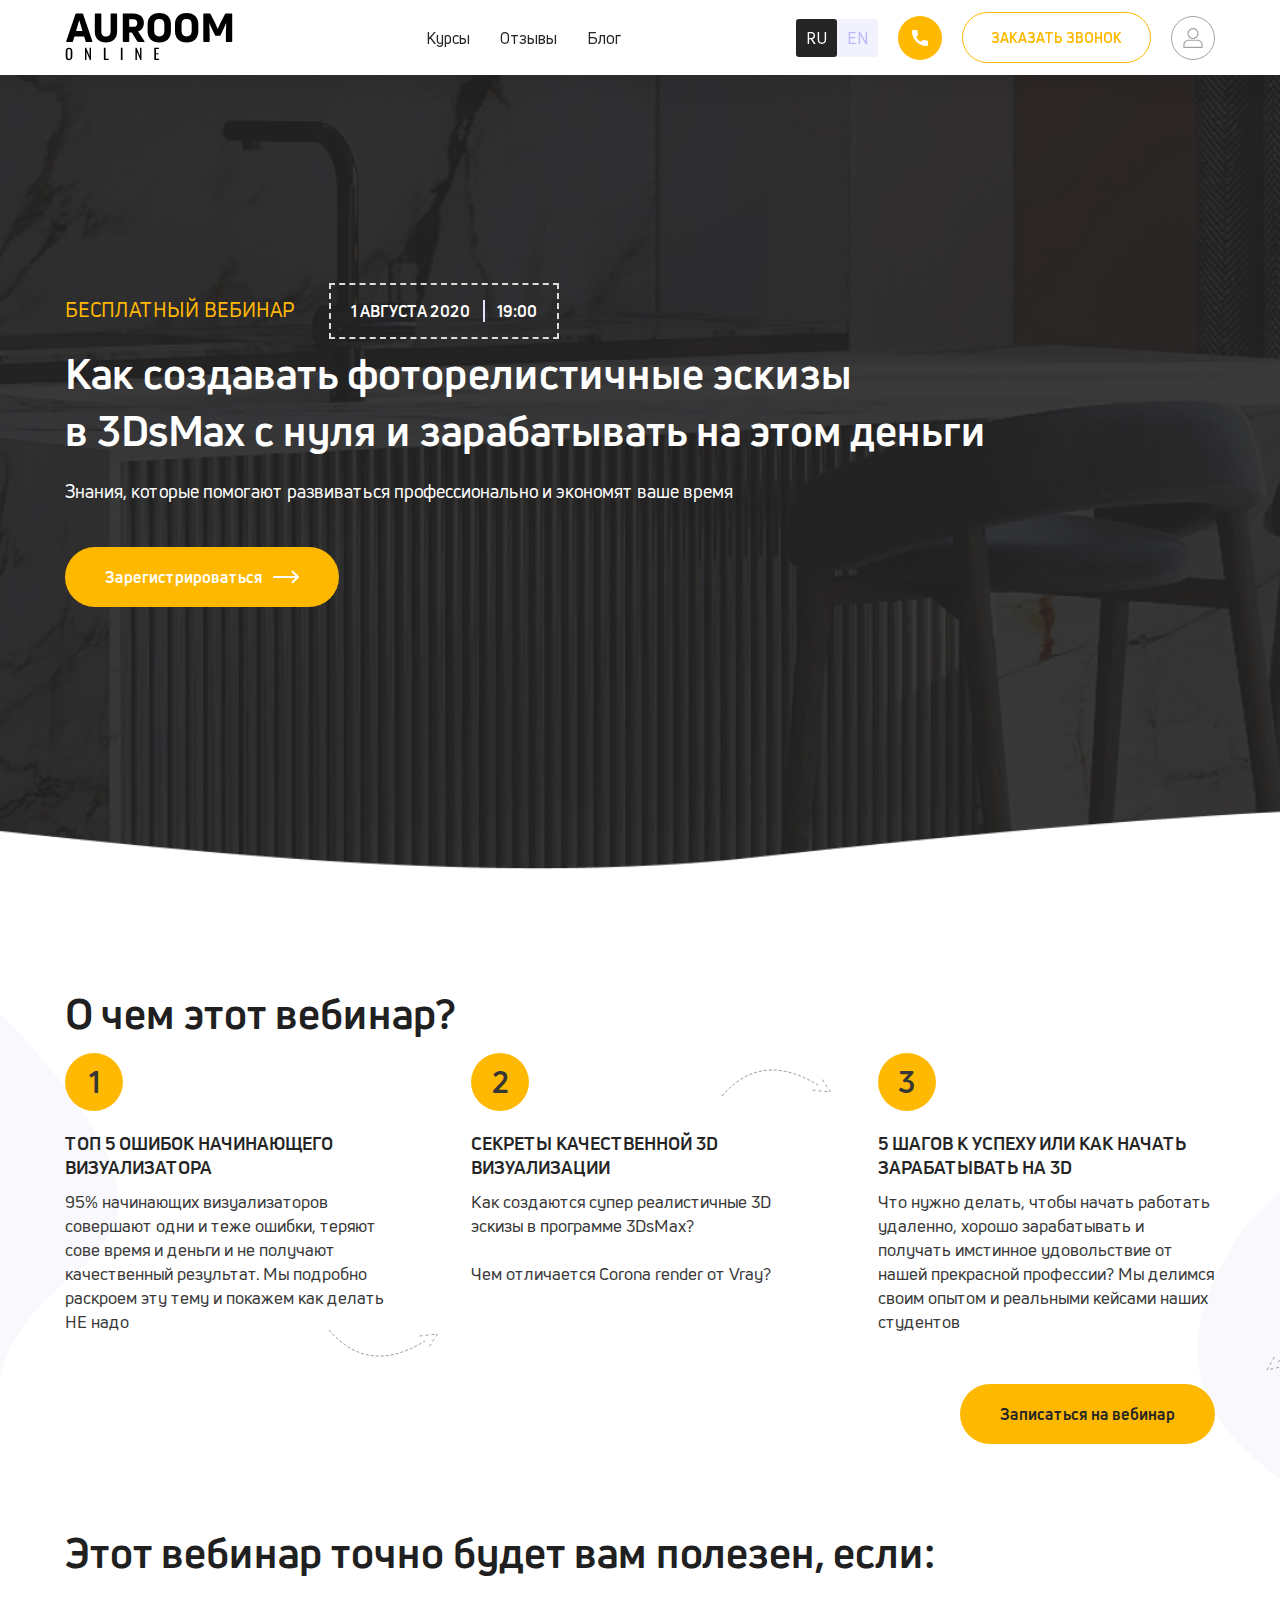
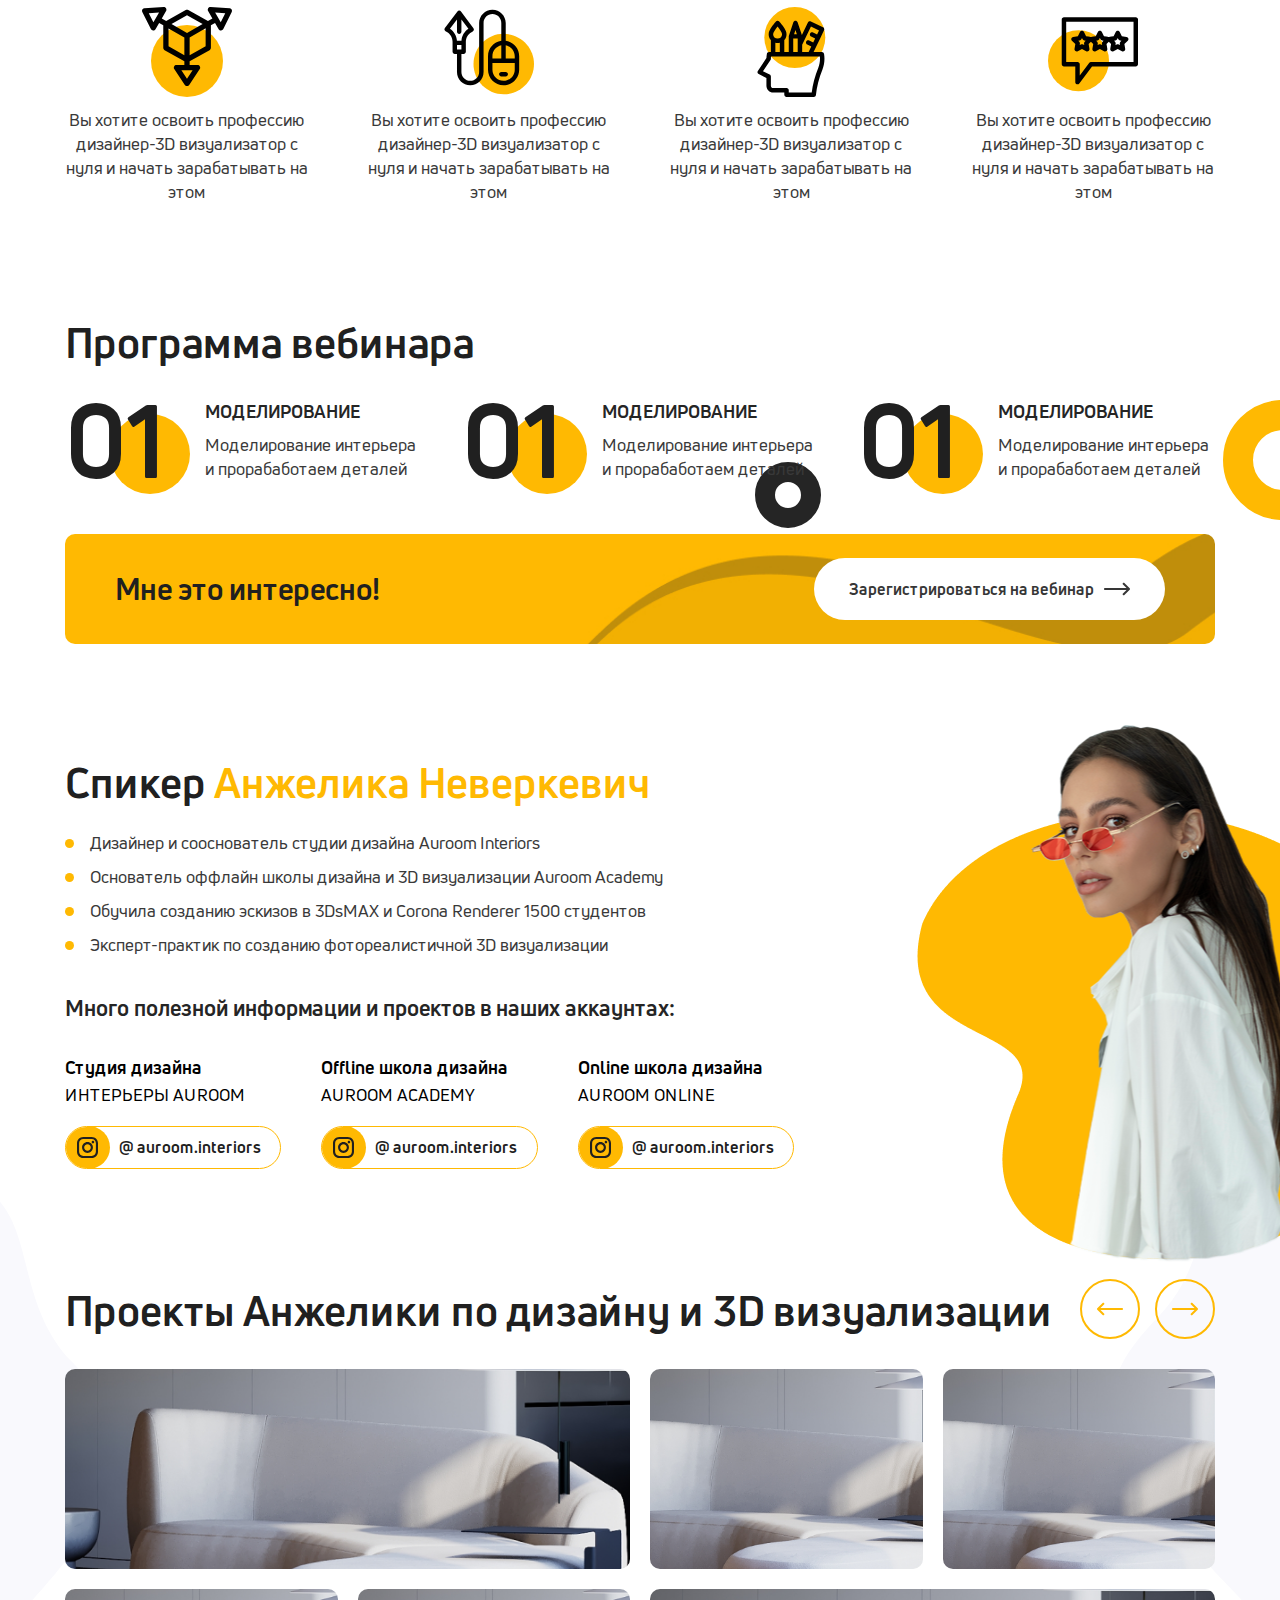
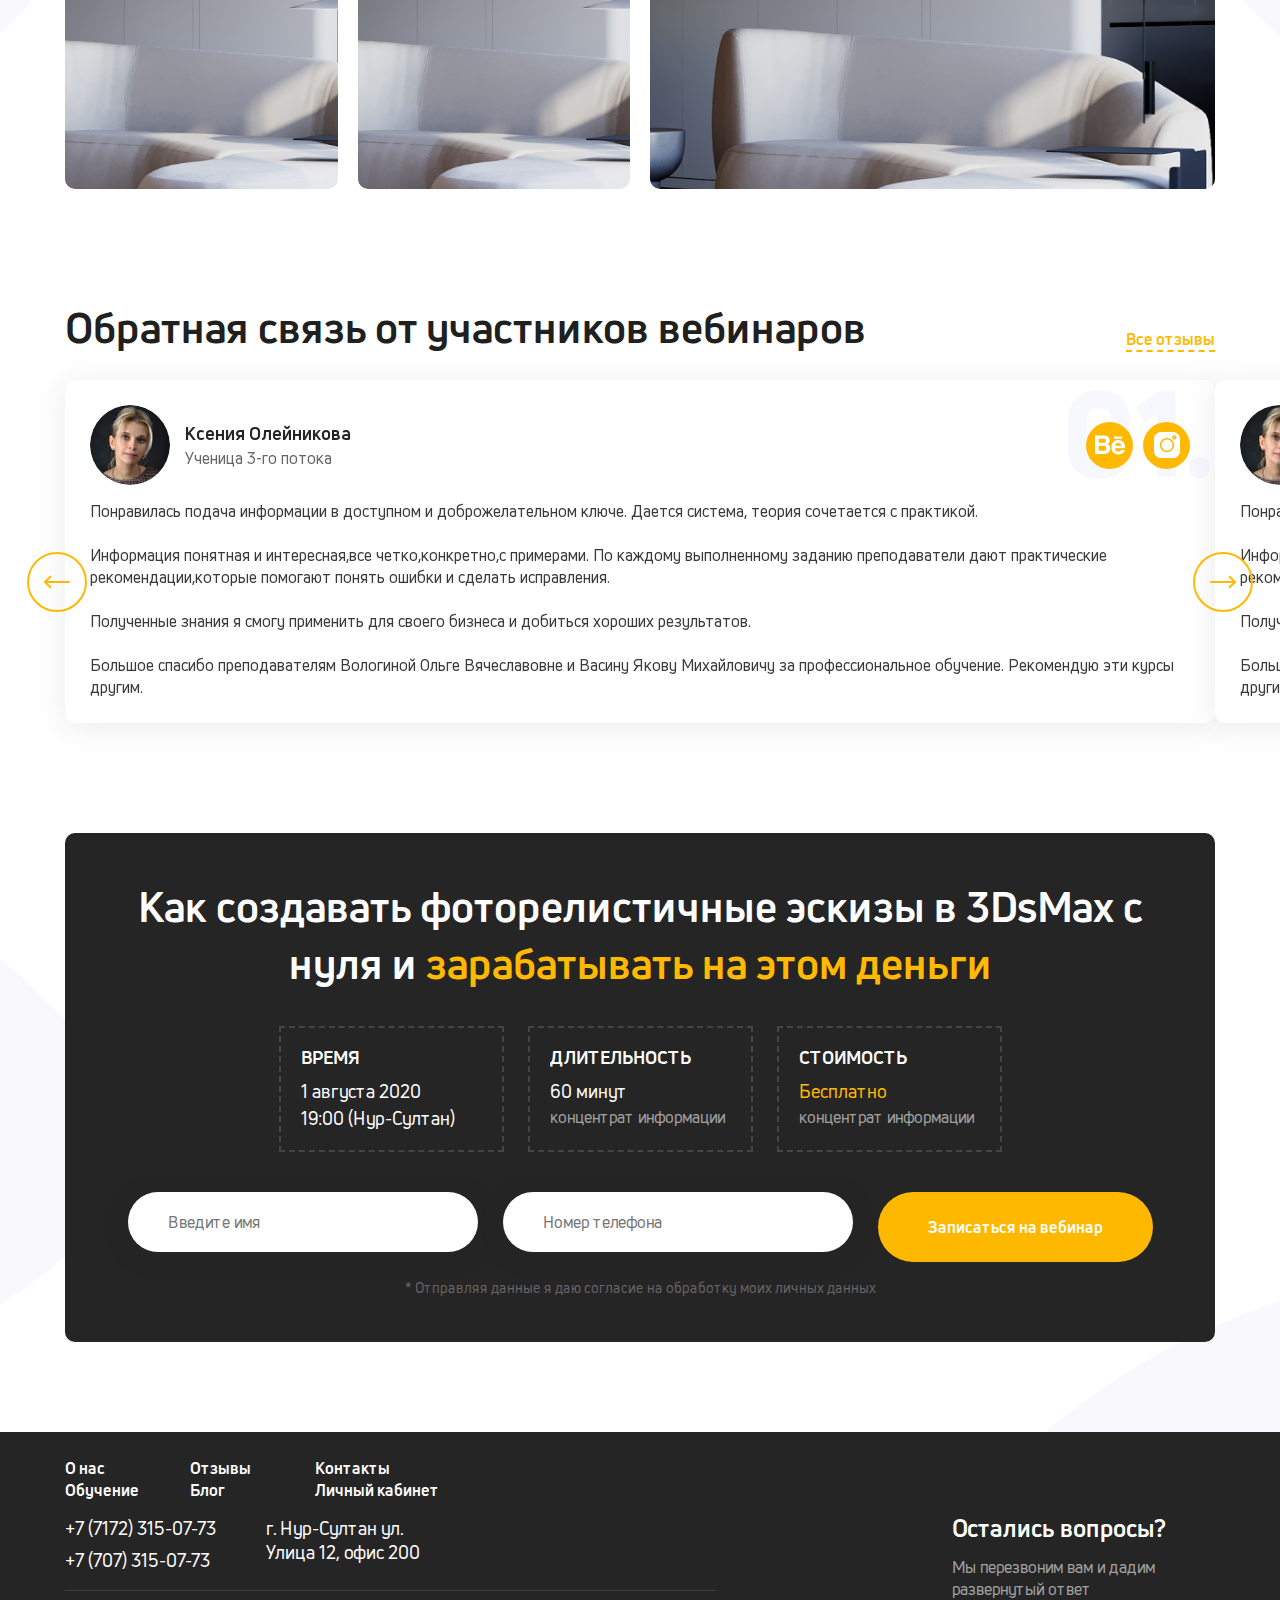
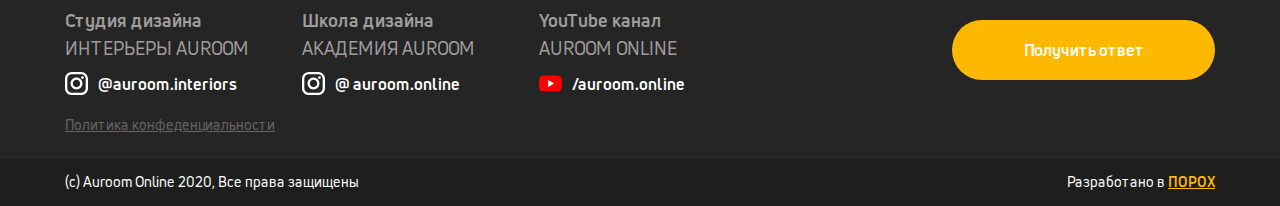
<file: vebinar.html>
<!doctype html>
<html class="no-js" lang="ru">

    <head>
        <meta charset="utf-8">
        <meta http-equiv="x-ua-compatible" content="ie=edge">
        <title>Auroom</title>
        <meta content="" name="description">
        <meta content="" name="keywords">
        <meta name="viewport" content="width=device-width, initial-scale=1">

        <meta content="telephone=no" name="format-detection">
        <!-- This make sence for mobile browsers. It means, that content has been optimized for mobile browsers -->
        <meta name="HandheldFriendly" content="true">


        <!--[if (gt IE 9)|!(IE)]><!-->
        <link href="static/css/main.min.css" rel="stylesheet" type="text/css">
        <!--<![endif]-->

        <meta property="og:title" content="" />
        <meta property="og:url" content="" />
        <meta property="og:description" content="" />
        <meta property="og:image" content="" />
        <meta property="og:image:type" content="image/jpeg" />
        <meta property="og:image:width" content="500" />
        <meta property="og:image:height" content="300" />
        <meta property="twitter:description" content="" />
        <link rel="image_src" href="" />

        <link rel="apple-touch-icon" sizes="57x57" href="./favicon/apple-icon-57x57.png">
        <link rel="apple-touch-icon" sizes="60x60" href="./favicon/apple-icon-60x60.png">
        <link rel="apple-touch-icon" sizes="72x72" href="./favicon/apple-icon-72x72.png">
        <link rel="apple-touch-icon" sizes="76x76" href="./favicon/apple-icon-76x76.png">
        <link rel="apple-touch-icon" sizes="114x114" href="./favicon/apple-icon-114x114.png">
        <link rel="apple-touch-icon" sizes="120x120" href="./favicon/apple-icon-120x120.png">
        <link rel="apple-touch-icon" sizes="144x144" href="./favicon/apple-icon-144x144.png">
        <link rel="apple-touch-icon" sizes="152x152" href="./favicon/apple-icon-152x152.png">
        <link rel="apple-touch-icon" sizes="180x180" href="./favicon/apple-icon-180x180.png">
        <link rel="icon" type="image/png" sizes="192x192"  href="./favicon/android-icon-192x192.png">
        <link rel="icon" type="image/png" sizes="32x32" href="./favicon/favicon-32x32.png">
        <link rel="icon" type="image/png" sizes="96x96" href="./favicon/favicon-96x96.png">
        <link rel="icon" type="image/png" sizes="16x16" href="./favicon/favicon-16x16.png">
        <link rel="manifest" href="./favicon/manifest.json">
        <meta name="msapplication-TileColor" content="#ffffff">
        <meta name="msapplication-TileImage" content="./favicon/ms-icon-144x144.png">
        <meta name="theme-color" content="#ffffff">
        <script>
            (function(H){H.className=H.className.replace(/\bno-js\b/,'js')})(document.documentElement)
        </script>

        <link rel="stylesheet" href="https://cdnjs.cloudflare.com/ajax/libs/animate.css/4.1.1/animate.min.css" />
    </head>

    <body class="page">


        <header>
            <div class="wrapper">
                <a href="/" class="logo">
                    <img src="static/img/content/logo.svg" alt="">
                </a>
                <nav>
                    <div class="dropdown">
                        <span class="link">Курсы</span>
                        <div class="dropdown__links">
                            <a href="#" class="link">Базовый курс с нуля 3D моделирование интерьера</a>
                            <a href="#" class="link">Курс2</a>
                            <a href="#" class="link">Курс3</a>
                        </div>
                    </div>
                    <a class="link" href="/reviews.html">Отзывы</a>
                    <a class="link" href="/blog.html">Блог</a>
                </nav>
                <div class="lang">
                    <a href="#" class="active">RU</a>
                    <a href="#">EN</a>
                </div>
                <a href="tel:+77073150773" class="tell">
                    <span class="tell__icon">

                    	<svg width="16" height="16" viewBox="0 0 16 16" fill="none" xmlns="http://www.w3.org/2000/svg">

                            <path d="M14.7368 10.5347C13.7499 10.5347 12.7832 10.3806 11.8669 10.0783C11.4198 9.92421 10.912 10.0429 10.6181 10.3427L8.80169 11.7145C6.71748 10.6021 5.38358 9.26906 4.28633 7.20001L5.62106 5.42653C5.95706 5.09053 6.07749 4.59873 5.93349 4.13811C5.62864 3.216 5.4737 2.24842 5.4737 1.26316C5.4737 0.566724 4.90698 0 4.21054 0H1.26316C0.566724 0 0 0.566724 0 1.26316C0 9.38863 6.61137 16 14.7368 16C15.4333 16 16 15.4333 16 14.7368V11.7979C16 11.1015 15.4333 10.5347 14.7368 10.5347Z" fill="white"/>

                    	</svg>

                    </span>
                    <span>+7 (707) 315-07-73</span>
                </a>
                <div class="callme" data-popup-open="popup__consultation">
                    <span>заказать звонок</span>
                </div>
                <div class="profile">
                    <svg width="20" height="20" viewBox="0 0 20 20" fill="none" xmlns="http://www.w3.org/2000/svg">
                        <path d="M14.3417 11.6592H5.65834C2.74323 11.6592 0.371582 14.0308 0.371582 16.9459V20H19.6286V16.9459C19.6285 14.0308 17.2568 11.6592 14.3417 11.6592ZM18.4811 18.8528H1.51886V16.946C1.51886 14.6636 3.3758 12.8066 5.65827 12.8066H14.3416C16.6241 12.8066 18.4811 14.6636 18.4811 16.946L18.4811 18.8528Z"
                        />
                        <path d="M9.99989 11.116C13.0645 11.116 15.5579 8.62264 15.5579 5.558C15.5579 2.49335 13.0646 0 9.99989 0C6.93516 0 4.44189 2.49327 4.44189 5.558C4.44189 8.62272 6.93524 11.116 9.99989 11.116ZM9.99989 1.14735C12.432 1.14735 14.4105 3.12592 14.4105 5.558C14.4105 7.99007 12.432 9.96864 9.99989 9.96864C7.56781 9.96864 5.58924 7.99 5.58924 5.558C5.58924 3.12599 7.56781 1.14735 9.99989 1.14735Z"
                        />
                    </svg>
                </div>
                <div class="mobile__menu" data-popup-open="mobile__popup">
                    <span></span>
                    <span></span>
                    <span></span>
                </div>
            </div>
        </header>

        <div class="vebinar">

            <div class="vebinar__banner set-bg-img">
                <div class="circles">
                    <svg class="svg-animate-selector" width="86" height="86" viewBox="0 0 86 86" fill="none" xmlns="http://www.w3.org/2000/svg">
                        <circle cx="43" cy="43" r="33" stroke="#FFB902" stroke-width="20" />
                    </svg>
                    <svg class="svg-animate-selector" width="26" height="26" viewBox="0 0 26 26" fill="none" xmlns="http://www.w3.org/2000/svg">
                        <circle cx="13" cy="13" r="13" fill="#FFB902" />
                    </svg>
                </div>
                <img src="static/img/content/vebinar-bg.jpg" class="get-bg-img" alt="">
                <div class="wrapper">
                    <div class="vebinar__title">
                        Бесплатный вебинар
                        <div class="dateblock">
                            <span>1 августа 2020</span>
                            <span>19:00</span>
                        </div>
                    </div>
                    <div class="title">
                        <div class="title__text">
                            Как создавать фоторелистичные эскизы
                            <br>в 3DsMax с нуля и зарабатывать на этом деньги
                        </div>
                    </div>
                    <div class="vebinar__text">
                        Знания, которые помогают развиваться профессионально и экономят ваше время
                    </div>
                    <div class="vebinar__form">
                        <button class="button" data-popup-open="popup__consultation">
                            <!-- .loading -->
                            Зарегистрироваться
                            <svg width="26" height="26" viewBox="0 0 26 26" fill="none" xmlns="http://www.w3.org/2000/svg">
                                <path d="M25.7021 12.2811C25.7018 12.2808 25.7016 12.2804 25.7012 12.2801L20.3944 6.99887C19.9968 6.60323 19.3538 6.60471 18.958 7.00232C18.5623 7.39989 18.5638 8.04293 18.9614 8.43862L22.5244 11.9844H1.01562C0.454695 11.9844 0 12.4391 0 13C0 13.5609 0.454695 14.0156 1.01562 14.0156H22.5244L18.9615 17.5614C18.5639 17.9571 18.5624 18.6001 18.9581 18.9977C19.3538 19.3953 19.9969 19.3967 20.3944 19.0011L25.7013 13.7199C25.7016 13.7196 25.7018 13.7192 25.7022 13.7189C26.0999 13.3219 26.0987 12.6768 25.7021 12.2811Z"
                                fill="white" />
                            </svg>
                        </button>
                    </div>
                </div>
            </div>

            <div class="vebinar__about">
                <div class="wrapper">
                    <div class="title">
                        <div class="title__text">
                            О чем этот вебинар?
                        </div>
                    </div>
                    <div class="vebinar__about-container">
                        <div class="vebinar__about-item wow animate__animated animate__fadeInUp">
                            <div class="vebinar__about-count">
                                1
                            </div>
                            <div class="vebinar__about-title">
                                ТОП 5 ошибок начинающего визуализатора
                            </div>
                            <div class="vebinar__about-text">
                                95% начинающих визуализаторов совершают одни и теже ошибки, теряют сове время и деньги и не получают качественный результат. Мы подробно раскроем эту тему и покажем как делать НЕ надо
                            </div>
                            <div class="vebinar__about-arrow">
                                <svg width="111" height="28" viewBox="0 0 111 28" fill="none" xmlns="http://www.w3.org/2000/svg">
                                    <path d="M1 1C19 22 49 41.6 97 12" stroke="#9F9D97" stroke-dasharray="3 2" />
                                    <path d="M91.5 7L109.5 5L101 18" stroke="#9F9D97" stroke-dasharray="3 3" />
                                </svg>
                            </div>
                        </div>
                        <div class="vebinar__about-item wow animate__animated animate__fadeInUp" data-wow-delay="0.4s">
                            <div class="vebinar__about-count">
                                2
                            </div>
                            <div class="vebinar__about-title">
                                Секреты качественной 3D визуализации
                            </div>
                            <div class="vebinar__about-text">
                                Как создаются супер реалистичные 3D эскизы в программе 3DsMax?
                                <br>
                                <br>Чем отличается Сorona render oт Vray?
                            </div>
                            <div class="vebinar__about-arrow">
                                <svg width="111" height="28" viewBox="0 0 111 28" fill="none" xmlns="http://www.w3.org/2000/svg">
                                    <path d="M1 27.0725C19 6.07251 49 -13.5275 97 16.0725" stroke="#9F9D97" stroke-dasharray="3 2" />
                                    <path d="M91.5 21.0725L109.5 23.0725L101 10.0725" stroke="#9F9D97" stroke-dasharray="3 3" />
                                </svg>
                            </div>
                        </div>
                        <div class="vebinar__about-item wow animate__animated animate__fadeInUp" data-wow-delay="0.8s">
                            <div class="vebinar__about-count">
                                3
                            </div>
                            <div class="vebinar__about-title">
                                5 шагов к успеху или как начать зарабатывать на 3D
                            </div>
                            <div class="vebinar__about-text">
                                Что нужно делать, чтобы начать работать удаленно, хорошо зарабатывать и получать имстинное удовольствие от нашей прекрасной профессии? Мы делимся своим опытом и реальными кейсами наших студентов
                            </div>
                            <div class="vebinar__about-arrow">
                                <svg width="103" height="101" viewBox="0 0 103 101" fill="none" xmlns="http://www.w3.org/2000/svg">
                                    <path d="M56.5181 8.90381C70.1864 27.4289 78.9196 54.587 37.2873 83.3256" stroke="#9F9D97" stroke-dasharray="3 2" />
                                    <path d="M34.4035 78.0059L27.0921 90.9794L41.5414 87.763" stroke="#9F9D97" stroke-dasharray="3 3" />
                                </svg>
                            </div>
                        </div>
                    </div>
                    <div class="button wow animate__animated animate__fadeInRight" data-wow-delay="1.2s" data-popup-open="popup__consultation">
                        Записаться на вебинар
                    </div>
                </div>
            </div>

            <div class="vebinar__benefit">
                <div class="wrapper">
                    <div class="title">
                        <div class="title__text">
                            Этот вебинар точно будет вам полезен, если:
                        </div>
                    </div>
                    <div class="vebinar__benefit-container">
                        <div class="vebinar__benefit-item wow animate__animated animate__fadeInUp">
                            <div class="vebinar__benefit-img">
                                <svg width="100" height="100" viewBox="0 0 100 100" fill="none" xmlns="http://www.w3.org/2000/svg">
                                    <circle cx="50" cy="60" r="40" fill="#FFB902" />
                                    <path d="M0.386577 2.83443C-0.101706 3.68816 -0.129172 4.7311 0.314098 5.60925L9.87301 24.547C10.3575 25.5083 11.3302 26.1256 12.406 26.1561C12.4334 26.1568 12.4609 26.1568 12.4884 26.1568C13.5328 26.1568 14.501 25.5999 15.0259 24.692L19.0421 17.7362L23.6327 20.3867V45.4105C23.6327 46.4687 24.2034 47.4452 25.1258 47.964L47.0703 60.3077V64.4535H38.2812C37.2009 64.4535 36.2075 65.0479 35.6979 66.0008C35.1882 66.9529 35.2439 68.1096 35.8436 69.0083L47.5624 86.5865C48.1056 87.4013 49.0204 87.8911 50 87.8911C50.9796 87.8911 51.8944 87.4013 52.4376 86.5865L64.1564 69.0083C64.7553 68.1088 64.8118 66.9529 64.3021 66.0008C63.7917 65.0479 62.7991 64.4535 61.7188 64.4535H52.9297V60.3146L75.0604 47.9686C75.9874 47.4513 76.5626 46.4725 76.5626 45.4105V20.3615L81.1494 17.7294L85.1694 24.692C85.6935 25.6006 86.6617 26.1568 87.7062 26.1568C87.7374 26.1568 87.7687 26.1568 87.8008 26.1553C88.8803 26.121 89.8538 25.4946 90.3322 24.5257L99.6966 5.58789C100.131 4.70974 100.097 3.6729 99.6073 2.82451C99.1175 1.97612 98.2363 1.42909 97.2582 1.36576L76.1758 0.00619713C75.097 -0.0639936 74.0686 0.466252 73.4986 1.38407C72.9287 2.30189 72.9096 3.45928 73.4506 4.39465L78.2197 12.655L73.2781 15.4909L51.4275 3.30059C50.5363 2.80391 49.4522 2.8062 48.5634 3.30593L26.8866 15.4993L21.971 12.6619L26.7447 4.39465C27.2841 3.45928 27.2658 2.30266 26.6967 1.38484C26.1267 0.467015 25.0975 -0.0632307 24.0203 0.00619713L2.74254 1.36576C1.75987 1.42832 0.875624 1.97993 0.386577 2.83443ZM50 79.6796L43.7553 70.3129H56.2447L50 79.6796ZM92.4967 6.92991L87.507 17.0214L84.7665 12.2758V12.2751L81.2623 6.20511L92.4967 6.92991ZM29.4921 43.6969V23.7696L47.0703 33.9183V53.5846L29.4921 43.6969ZM70.7032 43.69L52.9297 53.6052V33.9228L70.7032 23.7238V43.69ZM50.0061 9.21721L67.3493 18.8929L50.0046 28.8462L32.7842 18.9043L50.0061 9.21721ZM18.9352 6.20206L15.4326 12.269L12.6616 17.0679L7.54374 6.92991L18.9352 6.20206Z"
                                    fill="black" />
                                </svg>
                            </div>
                            <div class="vebinar__benefit-text">
                                Вы хотите освоить профессию дизайнер-3D визуализатор с нуля и начать зарабатывать на этом
                            </div>
                        </div>
                        <div class="vebinar__benefit-item wow animate__animated animate__fadeInUp" data-wow-delay="0.3s">
                            <div class="vebinar__benefit-img">
                                <svg width="119" height="112" viewBox="0 0 119 112" fill="none" xmlns="http://www.w3.org/2000/svg">
                                    <path d="M119 72C119 94.0914 101.091 112 79 112C56.9086 112 39 94.0914 39 72C39 49.9086 56.9086 32 79 32C101.091 32 119 49.9086 119 72Z" fill="#FFB902" />
                                    <path d="M58.1855 61.5234V79.4922C58.1855 90.8005 67.385 100 78.6933 100C90.1092 100 99.3964 90.8005 99.3964 79.4922V61.5234C99.3964 51.2001 91.6564 42.6361 81.623 41.2216V17.5781C81.623 7.88574 73.7373 0 64.0449 0C54.3525 0 46.4668 7.88574 46.4668 17.5781V82.4219C46.4668 88.884 41.2101 94.1406 34.748 94.1406C28.2867 94.1406 23.0293 88.884 23.0293 82.4219V58.5938H25.9589C27.5771 58.5938 28.8886 57.2823 28.8886 55.6641C28.8886 53.656 28.8886 43.9804 28.8886 42.5262C28.8886 37.2322 31.758 32.3357 36.3761 29.7478L38.0111 28.8315C38.7473 28.4195 39.2692 27.7092 39.4447 26.8845C39.6201 26.059 39.4309 25.1984 38.9266 24.5224L22.4471 2.45819C21.8963 1.72043 21.0304 1.28479 20.1102 1.28174C20.1064 1.28174 20.1034 1.28174 20.0996 1.28174C19.1833 1.28174 18.3189 1.71127 17.765 2.44217L1.18172 24.3225C0.675128 24.9908 0.479053 25.8446 0.643848 26.667C0.807879 27.4895 1.31676 28.2021 2.04155 28.624L3.84133 29.6722C8.44872 32.3563 11.3105 37.2063 11.3105 42.3294V55.6641C11.3105 57.2815 12.622 58.5938 14.2402 58.5938H17.1699V82.4219C17.1699 92.1143 25.0556 100 34.748 100C44.4404 100 52.3261 92.1143 52.3261 82.4219V17.5781C52.3261 11.116 57.5835 5.85938 64.0449 5.85938C70.507 5.85938 75.7636 11.116 75.7636 17.5781V41.2254C65.8385 42.6521 58.1855 51.21 58.1855 61.5234ZM23.0293 52.7344H17.1699V46.875H23.0293V52.7344ZM7.82769 25.2541L17.1699 12.9272V29.2969C17.1699 30.9151 18.4814 32.2266 20.0996 32.2266C21.7178 32.2266 23.0293 30.9151 23.0293 29.2969V13.0302L32.2646 25.3944C26.9531 28.8902 23.5564 34.6756 23.0872 41.0156H17.1249C16.7007 34.7054 13.2453 28.8422 7.82769 25.2541ZM75.7636 47.1695V64.6484H64.0449V61.5234C64.0449 54.4495 69.0856 48.5306 75.7636 47.1695ZM78.6933 94.1406C70.6161 94.1406 64.0449 87.5694 64.0449 79.4922V70.5078H93.5371V79.4922C93.5371 87.5694 86.8781 94.1406 78.6933 94.1406ZM93.5371 61.5234V64.6484H81.623V47.1626C88.4093 48.5092 93.5371 54.4357 93.5371 61.5234Z"
                                    fill="black" />
                                    <path d="M81.6223 82.4219H75.7629C74.1447 82.4219 72.8333 83.7334 72.8333 85.3516C72.8333 86.9698 74.1447 88.2812 75.7629 88.2812H81.6223C83.2405 88.2812 84.552 86.9698 84.552 85.3516C84.552 83.7334 83.2405 82.4219 81.6223 82.4219Z" fill="black" />
                                </svg>
                            </div>
                            <div class="vebinar__benefit-text">
                                Вы хотите освоить профессию дизайнер-3D визуализатор с нуля и начать зарабатывать на этом
                            </div>
                        </div>
                        <div class="vebinar__benefit-item wow animate__animated animate__fadeInUp" data-wow-delay="0.6s">
                            <div class="vebinar__benefit-img">
                                <svg width="100" height="118" viewBox="0 0 100 118" fill="none" xmlns="http://www.w3.org/2000/svg">
                                    <circle cx="55" cy="40" r="40" fill="#FFB902" />
                                    <path d="M93.3521 61.4792C93.1233 60.0593 91.898 59.0156 90.4598 59.0156H79.6131L88.2092 41.1483H88.2099V41.1476L93.2904 30.5877C93.9915 29.1298 93.3781 27.3796 91.9201 26.6777L76.08 19.0567C74.622 18.3555 72.8718 18.9689 72.1699 20.4269L64.2597 36.8675L58.6384 20.0035C58.2394 18.8072 57.1202 18 55.859 18C54.5979 18 53.4787 18.8072 53.0796 20.0035L47.2203 37.5816C47.218 37.5885 47.2164 37.5953 47.2142 37.603C47.202 37.6404 47.192 37.6793 47.1806 37.7182C47.1676 37.7655 47.1546 37.8135 47.144 37.8616C47.1356 37.899 47.1279 37.9371 47.1211 37.9753C47.1104 38.0302 47.1028 38.0851 47.0959 38.1408C47.0913 38.1729 47.0867 38.2049 47.0837 38.2377C47.0753 38.3278 47.07 38.417 47.07 38.5078V59.0156H41.2106V43.3166C43.0325 41.2506 44.1403 38.5421 44.1403 35.5781C44.1403 32.901 42.5228 29.3503 39.1949 24.723C36.9313 21.5751 34.6966 19.0773 34.602 18.9727C34.0466 18.354 33.2539 18 32.4215 18C31.5899 18 30.7965 18.354 30.241 18.9727C30.1472 19.078 27.9126 21.5759 25.6489 24.723C22.321 29.351 20.7028 32.9017 20.7028 35.5781C20.7028 38.5421 21.8113 41.2513 23.6325 43.3166V59.0156H21.246C19.8155 59.0156 18.594 60.0486 18.3567 61.4593C18.0195 63.4613 17.8349 65.2145 17.7861 66.8983L6.54643 83.7578C6.08028 84.4574 5.93685 85.3225 6.15276 86.1351C6.36791 86.9468 6.9218 87.6274 7.67406 88.0027L17.7731 93.0526V103.156C17.7731 105.491 18.6711 107.716 20.3015 109.422C21.9776 111.175 24.2009 112.141 26.5621 112.141H41.2106V115.07C41.2106 116.689 42.5221 118 44.1403 118H79.7825C81.2886 118 82.5489 116.859 82.6977 115.359C83.7483 104.785 86.6299 93.515 91.2632 81.8641C93.7649 75.5745 94.4874 68.5257 93.3521 61.4792ZM76.1799 25.6073L86.7398 30.6877L84.1999 35.9672L78.9196 33.4274C77.4616 32.7263 75.7107 33.3389 75.0096 34.7976C74.3077 36.2556 74.9211 38.0058 76.379 38.7077L81.6593 41.2483L79.1188 46.5278L73.8392 43.988C72.3812 43.2861 70.6303 43.8995 69.9284 45.3575C69.2272 46.8155 69.8406 48.5664 71.2986 49.2683L76.5789 51.8081L73.1114 59.0156H64.6481V49.5758L76.1799 25.6073ZM57.6535 35.5781H54.0646L55.859 30.1941L57.6535 35.5781ZM52.9293 41.4375H58.7887V59.0156H52.9293V41.4375ZM32.4208 25.4677C35.5336 29.3716 38.2809 33.7631 38.2809 35.5781C38.2809 38.8092 35.6526 41.4375 32.4215 41.4375C29.1905 41.4375 26.5621 38.8092 26.5621 35.5781C26.5621 33.7112 29.3148 29.3503 32.4208 25.4677ZM29.4918 46.9261C30.4287 47.1679 31.4106 47.2969 32.4215 47.2969C33.4332 47.2969 34.4143 47.1679 35.3512 46.9261V59.0156H29.4918V46.9261ZM85.8189 79.6989C81.3641 90.9004 78.4573 101.801 77.1633 112.141H47.07V109.211C47.07 107.593 45.7585 106.281 44.1403 106.281H26.5621C25.0012 106.281 23.6325 104.821 23.6325 103.156V91.2422C23.6325 90.1321 23.0053 89.1182 22.0127 88.6215L13.2626 84.2468L23.1404 69.4297C23.4616 68.9483 23.6325 68.383 23.6325 67.8047C23.6325 66.8693 23.6851 65.908 23.795 64.875H74.9386C74.9424 64.875 74.9462 64.8758 74.9508 64.8758C74.9569 64.8758 74.963 64.875 74.9699 64.875H87.8765C88.3404 70.0386 87.6408 75.1182 85.8189 79.6989Z"
                                    fill="black" />
                                </svg>
                            </div>
                            <div class="vebinar__benefit-text">
                                Вы хотите освоить профессию дизайнер-3D визуализатор с нуля и начать зарабатывать на этом
                            </div>
                        </div>
                        <div class="vebinar__benefit-item wow animate__animated animate__fadeInUp" data-wow-delay="0.9s">
                            <div class="vebinar__benefit-img">
                                <svg width="118" height="103" viewBox="0 0 118 103" fill="none" xmlns="http://www.w3.org/2000/svg">
                                    <circle cx="40" cy="63" r="40" fill="#FFB902" />
                                    <path d="M44.5619 47.4503L50.0864 50.3548C51.0835 50.8789 52.279 50.7813 53.1724 50.132C54.0742 49.4766 54.5259 48.3658 54.3375 47.2664L53.2823 41.1148L56.2807 38.192L59.279 41.1148L58.2239 47.2664C58.0354 48.3658 58.4871 49.4766 59.3889 50.132C60.2914 50.7874 61.4877 50.8743 62.475 50.3548L67.9994 47.4503L73.5239 50.3548C74.521 50.8789 75.7165 50.7813 76.6099 50.132C77.5117 49.4766 77.9634 48.3658 77.775 47.2664L76.7198 41.1148L79.7182 38.192L82.7165 41.1148L81.6614 47.2664C81.4729 48.3658 81.9246 49.4766 82.8264 50.132C83.7289 50.7874 84.9252 50.8743 85.9125 50.3548L91.4369 47.4503L96.9614 50.3548C97.9585 50.8789 99.154 50.7813 100.047 50.132C100.949 49.4766 101.401 48.3658 101.212 47.2664L100.157 41.1148L104.627 36.7577C105.425 35.9795 105.713 34.8152 105.368 33.7547C105.024 32.6942 104.107 31.9214 103.004 31.7604L96.8271 30.8632L94.0645 25.2663C93.5709 24.2661 92.5523 23.6328 91.4369 23.6328C90.3215 23.6328 89.303 24.2661 88.8101 25.2655L86.0475 30.8632C81.4027 31.5399 79.8784 31.7566 79.7182 31.7886C79.5579 31.7566 78.0336 31.5399 73.3888 30.8632L70.6262 25.2655C70.1334 24.2661 69.1148 23.6328 67.9994 23.6328C66.884 23.6328 65.8655 24.2661 65.3726 25.2655L62.61 30.8632C57.9652 31.5399 56.4409 31.7566 56.2807 31.7886C56.1204 31.7566 54.5961 31.5399 49.9513 30.8632L47.1887 25.2655C46.6959 24.2661 45.6773 23.6328 44.5619 23.6328C43.4465 23.6328 42.428 24.2661 41.9351 25.2655L39.1725 30.8632L32.995 31.7604C31.8918 31.9206 30.9747 32.6942 30.6306 33.7547C30.2858 34.8152 30.5734 35.9795 31.3722 36.7577L35.8415 41.1148L34.7864 47.2664C34.5979 48.3658 35.0496 49.4766 35.9514 50.132C36.8539 50.7874 38.0502 50.8736 39.0375 50.3548L44.5619 47.4503ZM88.4141 36.4403C89.3686 36.3014 90.1933 35.7025 90.6198 34.8373L91.4369 33.1825L92.254 34.8373C92.6805 35.7025 93.5052 36.3014 94.4597 36.4403L96.2862 36.7058L94.9647 37.9944C94.2743 38.6673 93.9592 39.637 94.1217 40.5876L94.4345 42.4065L92.8003 41.5474C92.3738 41.3231 91.9054 41.2109 91.4377 41.2109C90.9692 41.2109 90.5008 41.3231 90.0743 41.5474L88.4401 42.4065L88.7529 40.5876C88.9154 39.637 88.6003 38.6673 87.9098 37.9944L86.5884 36.7058L88.4141 36.4403ZM64.9766 36.4403C65.9311 36.3014 66.7558 35.7025 67.1823 34.8373L67.9994 33.1825L68.8165 34.8373C69.243 35.7025 70.0677 36.3014 71.0222 36.4403L72.8487 36.7058L71.5272 37.9944C70.8368 38.6673 70.5217 39.637 70.6842 40.5876L70.997 42.4065L69.3628 41.5474C68.9363 41.3231 68.4679 41.2109 68.0002 41.2109C67.5317 41.2109 67.0633 41.3231 66.6368 41.5474L65.0026 42.4065L65.3154 40.5876C65.4779 39.637 65.1628 38.6673 64.4723 37.9944L63.1509 36.7058L64.9766 36.4403ZM41.5391 36.4403C42.4936 36.3014 43.3183 35.7025 43.7448 34.8373L44.5619 33.1825L45.379 34.8373C45.8055 35.7025 46.6302 36.3014 47.5847 36.4403L49.4112 36.7058L48.0897 37.9944C47.3993 38.6673 47.0842 39.637 47.2467 40.5876L47.5595 42.4065L45.9253 41.5474C45.4988 41.3231 45.0304 41.2109 44.5627 41.2109C44.0942 41.2109 43.6258 41.3231 43.1993 41.5474L41.5651 42.4065L41.8779 40.5876C42.0404 39.637 41.7253 38.6673 41.0348 37.9944L39.7134 36.7058L41.5391 36.4403Z"
                                    fill="black" />
                                    <path d="M20.9297 70.5078H35.775L35.7757 91.0156C35.7757 92.2768 36.5806 93.396 37.7769 93.795C38.9702 94.1925 40.2885 93.7843 41.0469 92.7734L57.7461 70.5078H115.07C116.689 70.5078 118 69.1963 118 67.5781V8.98438C118 7.36618 116.689 6.05469 115.07 6.05469H20.9297C19.3115 6.05469 18 7.36618 18 8.98438V67.5781C18 69.1963 19.3115 70.5078 20.9297 70.5078ZM23.8594 11.9141H112.141V64.6484H56.2812C55.3589 64.6484 54.4906 65.0826 53.9375 65.8203L41.6328 82.2266L41.632 67.5781C41.632 65.9599 40.3206 64.6484 38.7024 64.6484H23.8594V11.9141Z"
                                    fill="black" />
                                </svg>
                            </div>
                            <div class="vebinar__benefit-text">
                                Вы хотите освоить профессию дизайнер-3D визуализатор с нуля и начать зарабатывать на этом
                            </div>
                        </div>
                    </div>
                </div>
            </div>

            <div class="vebinar__program">
                <div class="wrapper">
                    <div class="title">
                        <div class="title__text">Программа вебинара</div>
                    </div>
                    <div class="vebinar__program-container">
                        <div class="vebinar__program-item wow animate__animated animate__fadeInLeft">
                            <div class="vebinar__program-count">
                                01
                            </div>
                            <div class="vebinar__program-block">
                                <div class="vebinar__program-title">
                                    Моделирование
                                </div>
                                <div class="vebinar__program-text">
                                    Моделирование интерьера и прорабаботаем деталей
                                </div>
                            </div>
                        </div>
                        <div class="vebinar__program-item wow animate__animated animate__fadeInLeft" data-wow-delay="0.3s">
                            <div class="vebinar__program-count">
                                01
                            </div>
                            <div class="vebinar__program-block">
                                <div class="vebinar__program-title">
                                    Моделирование
                                </div>
                                <div class="vebinar__program-text">
                                    Моделирование интерьера и прорабаботаем деталей
                                </div>
                            </div>
                        </div>
                        <div class="vebinar__program-item wow animate__animated animate__fadeInLeft" data-wow-delay="0.6s">
                            <div class="vebinar__program-count">
                                01
                            </div>
                            <div class="vebinar__program-block">
                                <div class="vebinar__program-title">
                                    Моделирование
                                </div>
                                <div class="vebinar__program-text">
                                    Моделирование интерьера и прорабаботаем деталей
                                </div>
                            </div>
                        </div>
                    </div>
                </div>
            </div>


            <div class="vebinar__interesting">
                <div class="wrapper">
                    <div class="vebinar__interesting-container set-bg-img">
                        <img src="static/img/content/interesting-bg.jpg" class="get-bg-img" alt="">
                        <div class="vebinar__interesting-title">
                            Мне это интересно!
                        </div>
                        <div class="button" data-popup-open="popup__consultation">
                            Зарегистрироваться на вебинар
                            <svg width="26" height="26" viewBox="0 0 26 26" fill="none" xmlns="http://www.w3.org/2000/svg">
                                <path d="M25.7021 12.2811C25.7018 12.2808 25.7016 12.2804 25.7012 12.2801L20.3944 6.99887C19.9968 6.60323 19.3538 6.60471 18.958 7.00232C18.5623 7.39989 18.5638 8.04293 18.9614 8.43862L22.5244 11.9844H1.01562C0.454695 11.9844 0 12.4391 0 13C0 13.5609 0.454695 14.0156 1.01562 14.0156H22.5244L18.9615 17.5614C18.5639 17.9571 18.5624 18.6001 18.9581 18.9977C19.3538 19.3953 19.9969 19.3967 20.3944 19.0011L25.7013 13.7199C25.7016 13.7196 25.7018 13.7192 25.7022 13.7189C26.0999 13.3219 26.0987 12.6768 25.7021 12.2811Z"
                                fill="#363636" />
                            </svg>
                        </div>
                    </div>
                </div>
            </div>

            <div class="author">
                <div class="wrapper">
                    <div class="author-container">
                        <div class="title">
                            <div class="title__text">
                                Спикер <span>Анжелика Неверкевич</span>
                            </div>
                        </div>
                        <ul>
                            <li>Дизайнер и сооснователь студии дизайна <b>Auroom Interiors</b>
                            </li>
                            <li>Основатель оффлайн школы дизайна и <b>3D визуализации Auroom Academy</b>
                            </li>
                            <li>Обучила созданию эскизов в <b>3DsMAX</b> и <b>Сorona Renderer 1500 студентов</b>
                            </li>
                            <li>Эксперт-практик по созданию <b>фотореалистичной 3D визуализации</b>
                            </li>
                        </ul>
                        <div class="mobile-author-img">
                            <img src="static/img/content/speaker-img.png" alt="">
                        </div>
                        <div class="author-block">
                            <div class="author-title">
                                Много полезной информации и проектов в наших аккаунтах:
                            </div>
                            <div class="author-social">
                                <div class="author-item wow animate__animated animate__fadeInUp">
                                    <p>Студия дизайна</p>
                                    <span>ИНТЕРЬЕРЫ AUROOM</span>
                                    <a href="https://www.instagram.com/" target="_blank" class="author-button">
                                        <svg width="23" height="23" viewBox="0 0 23 23" fill="none" xmlns="http://www.w3.org/2000/svg">
                                            <path d="M16.1482 0H6.85182C3.07371 0 0 3.07371 0 6.85182V16.1482C0 19.9263 3.07371 23 6.85182 23H16.1482C19.9263 23 23 19.9263 23 16.1482V6.85182C23 3.07371 19.9262 0 16.1482 0ZM20.6862 16.1482C20.6862 18.6544 18.6544 20.6862 16.1482 20.6862H6.85182C4.34556 20.6862 2.3138 18.6544 2.3138 16.1482V6.85182C2.3138 4.34552 4.34556 2.3138 6.85182 2.3138H16.1482C18.6544 2.3138 20.6862 4.34552 20.6862 6.85182V16.1482Z"
                                            />
                                            <path d="M11.4999 5.55127C8.21981 5.55127 5.55127 8.21981 5.55127 11.4998C5.55127 14.7799 8.21981 17.4485 11.4999 17.4485C14.78 17.4485 17.4485 14.7799 17.4485 11.4998C17.4485 8.21977 14.78 5.55127 11.4999 5.55127ZM11.4999 15.1347C9.49242 15.1347 7.86507 13.5074 7.86507 11.4999C7.86507 9.49242 9.49246 7.86507 11.4999 7.86507C13.5074 7.86507 15.1347 9.49242 15.1347 11.4999C15.1347 13.5073 13.5073 15.1347 11.4999 15.1347Z"
                                            />
                                            <path d="M17.4601 7.02148C18.2473 7.02148 18.8855 6.3833 18.8855 5.59607C18.8855 4.80883 18.2473 4.17065 17.4601 4.17065C16.6728 4.17065 16.0347 4.80883 16.0347 5.59607C16.0347 6.3833 16.6728 7.02148 17.4601 7.02148Z" />
                                        </svg>
                                        <span>@ auroom.interiors</span>
                                    </a>
                                </div>
                                <div class="author-item wow animate__animated animate__fadeInUp" data-wow-delay="0.3s">
                                    <p>Offline школа дизайна</p>
                                    <span>AUROOM ACADEMY</span>
                                    <a href="https://www.instagram.com/" target="_blank" class="author-button">
                                        <svg width="23" height="23" viewBox="0 0 23 23" fill="none" xmlns="http://www.w3.org/2000/svg">
                                            <path d="M16.1482 0H6.85182C3.07371 0 0 3.07371 0 6.85182V16.1482C0 19.9263 3.07371 23 6.85182 23H16.1482C19.9263 23 23 19.9263 23 16.1482V6.85182C23 3.07371 19.9262 0 16.1482 0ZM20.6862 16.1482C20.6862 18.6544 18.6544 20.6862 16.1482 20.6862H6.85182C4.34556 20.6862 2.3138 18.6544 2.3138 16.1482V6.85182C2.3138 4.34552 4.34556 2.3138 6.85182 2.3138H16.1482C18.6544 2.3138 20.6862 4.34552 20.6862 6.85182V16.1482Z"
                                            />
                                            <path d="M11.4999 5.55127C8.21981 5.55127 5.55127 8.21981 5.55127 11.4998C5.55127 14.7799 8.21981 17.4485 11.4999 17.4485C14.78 17.4485 17.4485 14.7799 17.4485 11.4998C17.4485 8.21977 14.78 5.55127 11.4999 5.55127ZM11.4999 15.1347C9.49242 15.1347 7.86507 13.5074 7.86507 11.4999C7.86507 9.49242 9.49246 7.86507 11.4999 7.86507C13.5074 7.86507 15.1347 9.49242 15.1347 11.4999C15.1347 13.5073 13.5073 15.1347 11.4999 15.1347Z"
                                            />
                                            <path d="M17.4601 7.02148C18.2473 7.02148 18.8855 6.3833 18.8855 5.59607C18.8855 4.80883 18.2473 4.17065 17.4601 4.17065C16.6728 4.17065 16.0347 4.80883 16.0347 5.59607C16.0347 6.3833 16.6728 7.02148 17.4601 7.02148Z" />
                                        </svg>
                                        <span>@ auroom.interiors</span>
                                    </a>
                                </div>
                                <div class="author-item wow animate__animated animate__fadeInUp" data-wow-delay="0.6s">
                                    <p>Online школа дизайна</p>
                                    <span>AUROOM ONLINE</span>
                                    <a href="https://www.instagram.com/" target="_blank" class="author-button">
                                        <svg width="23" height="23" viewBox="0 0 23 23" fill="none" xmlns="http://www.w3.org/2000/svg">
                                            <path d="M16.1482 0H6.85182C3.07371 0 0 3.07371 0 6.85182V16.1482C0 19.9263 3.07371 23 6.85182 23H16.1482C19.9263 23 23 19.9263 23 16.1482V6.85182C23 3.07371 19.9262 0 16.1482 0ZM20.6862 16.1482C20.6862 18.6544 18.6544 20.6862 16.1482 20.6862H6.85182C4.34556 20.6862 2.3138 18.6544 2.3138 16.1482V6.85182C2.3138 4.34552 4.34556 2.3138 6.85182 2.3138H16.1482C18.6544 2.3138 20.6862 4.34552 20.6862 6.85182V16.1482Z"
                                            />
                                            <path d="M11.4999 5.55127C8.21981 5.55127 5.55127 8.21981 5.55127 11.4998C5.55127 14.7799 8.21981 17.4485 11.4999 17.4485C14.78 17.4485 17.4485 14.7799 17.4485 11.4998C17.4485 8.21977 14.78 5.55127 11.4999 5.55127ZM11.4999 15.1347C9.49242 15.1347 7.86507 13.5074 7.86507 11.4999C7.86507 9.49242 9.49246 7.86507 11.4999 7.86507C13.5074 7.86507 15.1347 9.49242 15.1347 11.4999C15.1347 13.5073 13.5073 15.1347 11.4999 15.1347Z"
                                            />
                                            <path d="M17.4601 7.02148C18.2473 7.02148 18.8855 6.3833 18.8855 5.59607C18.8855 4.80883 18.2473 4.17065 17.4601 4.17065C16.6728 4.17065 16.0347 4.80883 16.0347 5.59607C16.0347 6.3833 16.6728 7.02148 17.4601 7.02148Z" />
                                        </svg>
                                        <span>@ auroom.interiors</span>
                                    </a>
                                </div>
                            </div>
                        </div>
                    </div>
                    <div class="author-img wow animate__animated animate__fadeInRight">
                        <img src="static/img/content/speaker-img.png" alt="">
                    </div>
                </div>
            </div>

            <div class="galleryslider">
                <div class="wrapper">
                    <div class="title">
                        <div class="title__text">
                            Проекты Анжелики по дизайну и 3D визуализации
                        </div>
                        <div class="slider-buttons">
                            <div class="left">
                                <svg width="26" height="26" viewBox="0 0 26 26" fill="none" xmlns="http://www.w3.org/2000/svg">
                                    <path d="M0.297882 12.2811C0.298187 12.2808 0.298441 12.2804 0.298798 12.2801L5.60564 6.99887C6.00321 6.60323 6.64625 6.60471 7.04199 7.00232C7.43768 7.39989 7.43615 8.04293 7.03859 8.43862L3.47557 11.9844H24.9844C25.5453 11.9844 26 12.4391 26 13C26 13.5609 25.5453 14.0156 24.9844 14.0156H3.47562L7.03854 17.5614C7.4361 17.9571 7.43762 18.6001 7.04194 18.9977C6.6462 19.3953 6.00311 19.3967 5.60559 19.0011L0.298746 13.7199C0.298441 13.7196 0.298187 13.7192 0.297832 13.7189C-0.0999374 13.3219 -0.0986691 12.6768 0.297882 12.2811Z"
                                    fill="#FFB902" />
                                </svg>
                            </div>
                            <div class="right">
                                <svg width="26" height="26" viewBox="0 0 26 26" fill="none" xmlns="http://www.w3.org/2000/svg">
                                    <path d="M25.7021 12.2811C25.7018 12.2808 25.7016 12.2804 25.7012 12.2801L20.3944 6.99887C19.9968 6.60323 19.3538 6.60471 18.958 7.00232C18.5623 7.39989 18.5638 8.04293 18.9614 8.43862L22.5244 11.9844H1.01562C0.454695 11.9844 0 12.4391 0 13C0 13.5609 0.454695 14.0156 1.01562 14.0156H22.5244L18.9615 17.5614C18.5639 17.9571 18.5624 18.6001 18.9581 18.9977C19.3538 19.3953 19.9969 19.3967 20.3944 19.0011L25.7013 13.7199C25.7016 13.7196 25.7018 13.7192 25.7022 13.7189C26.0999 13.3219 26.0987 12.6768 25.7021 12.2811Z"
                                    fill="#FFB902 " />
                                </svg>
                            </div>
                        </div>
                    </div>
                    <script>
                        let data = {
                            name: 'Ксения Олейникова',
                            studying: 'Ученица 3-го потока “3D визуализация”',
                            text: `
                                Понравилась подача информации в доступном и доброжелательном ключе.
                                Дается система, теория сочетается с практикой.<br><br>
                                Информация понятная и интересная,все четко,конкретно,с примерами.
                                По каждому выполненному заданию преподаватели дают практические рекомендации,которые помогают понять ошибки и сделать исправления.<br><br>
                                Полученные знания я смогу применить для своего бизнеса и добиться хороших результатов.<br><br>
                                Большое спасибо преподавателям Вологиной Ольге Вячеславовне и Васину Якову Михайловичу за профессиональное обучение.    
                            `,

                            profilePhoto: {
                                url: 'static/img/content/reviews-photo.jpg',
                                alt: '',
                            },

                            images: [{
                                url: 'static/img/content/slider.png',
                                alt: '',
                            },{
                                url: 'static/img/content/slider.png',
                                alt: '',
                            },{
                                url: 'static/img/content/slider.png',
                                alt: '',
                            }],
                        };
                    </script>
                    <div class="galleryslider__container swiper-container">
                        <div class="swiper-wrapper">
                            <div class="swiper-slide galleryslider-slide">
                                <div class="galleryslider-img set-bg-img" onclick="openPopupReviews(data)">
                                    <img src="static/img/content/slider.png" class="get-bg-img" alt="">
                                    <div class="galleryslider-overlay">
                                        <div class="galleryslider-photo set-bg-img">
                                            <img src="static/img/content/reviews-photo.jpg" class="get-bg-img" alt="">
                                        </div>
                                        <div class="galleryslider-name">
                                            Ксения Олейникова
                                        </div>
                                        <div class="galleryslider-course">
                                            Курс “Делай красиво”
                                        </div>
                                    </div>
                                </div>
                                <div class="galleryslider-img set-bg-img" onclick="openPopupReviews(data)">
                                    <img src="static/img/content/slider.png" class="get-bg-img" alt="">
                                    <div class="galleryslider-overlay">
                                        <div class="galleryslider-photo set-bg-img">
                                            <img src="static/img/content/reviews-photo.jpg" class="get-bg-img" alt="">
                                        </div>
                                        <div class="galleryslider-name">
                                            Ксения Олейникова
                                        </div>
                                        <div class="galleryslider-course">
                                            Курс “Делай красиво”
                                        </div>
                                    </div>
                                </div>
                                <div class="galleryslider-img set-bg-img" onclick="openPopupReviews(data)">
                                    <img src="static/img/content/slider.png" class="get-bg-img" alt="">
                                    <div class="galleryslider-overlay">
                                        <div class="galleryslider-photo set-bg-img">
                                            <img src="static/img/content/reviews-photo.jpg" class="get-bg-img" alt="">
                                        </div>
                                        <div class="galleryslider-name">
                                            Ксения Олейникова
                                        </div>
                                        <div class="galleryslider-course">
                                            Курс “Делай красиво”
                                        </div>
                                    </div>
                                </div>
                                <div class="galleryslider-img set-bg-img" onclick="openPopupReviews(data)">
                                    <img src="static/img/content/slider.png" class="get-bg-img" alt="">
                                    <div class="galleryslider-overlay">
                                        <div class="galleryslider-photo set-bg-img">
                                            <img src="static/img/content/reviews-photo.jpg" class="get-bg-img" alt="">
                                        </div>
                                        <div class="galleryslider-name">
                                            Ксения Олейникова
                                        </div>
                                        <div class="galleryslider-course">
                                            Курс “Делай красиво”
                                        </div>
                                    </div>
                                </div>
                                <div class="galleryslider-img set-bg-img" onclick="openPopupReviews(data)">
                                    <img src="static/img/content/slider.png" class="get-bg-img" alt="">
                                    <div class="galleryslider-overlay">
                                        <div class="galleryslider-photo set-bg-img">
                                            <img src="static/img/content/reviews-photo.jpg" class="get-bg-img" alt="">
                                        </div>
                                        <div class="galleryslider-name">
                                            Ксения Олейникова
                                        </div>
                                        <div class="galleryslider-course">
                                            Курс “Делай красиво”
                                        </div>
                                    </div>
                                </div>
                                <div class="galleryslider-img set-bg-img" onclick="openPopupReviews(data)">
                                    <img src="static/img/content/slider.png" class="get-bg-img" alt="">
                                    <div class="galleryslider-overlay">
                                        <div class="galleryslider-photo set-bg-img">
                                            <img src="static/img/content/reviews-photo.jpg" class="get-bg-img" alt="">
                                        </div>
                                        <div class="galleryslider-name">
                                            Ксения Олейникова
                                        </div>
                                        <div class="galleryslider-course">
                                            Курс “Делай красиво”
                                        </div>
                                    </div>
                                </div>
                            </div>
                            <div class="swiper-slide galleryslider-slide" onclick="openPopupReviews(data)">
                                <div class="galleryslider-img set-bg-img">
                                    <img src="static/img/content/slider.png" class="get-bg-img" alt="">
                                    <div class="galleryslider-overlay">
                                        <div class="galleryslider-photo set-bg-img">
                                            <img src="static/img/content/reviews-photo.jpg" class="get-bg-img" alt="">
                                        </div>
                                        <div class="galleryslider-name">
                                            Ксения Олейникова
                                        </div>
                                        <div class="galleryslider-course">
                                            Курс “Делай красиво”
                                        </div>
                                    </div>
                                </div>
                                <div class="galleryslider-img set-bg-img" onclick="openPopupReviews(data)">
                                    <img src="static/img/content/slider.png" class="get-bg-img" alt="">
                                    <div class="galleryslider-overlay">
                                        <div class="galleryslider-photo set-bg-img">
                                            <img src="static/img/content/reviews-photo.jpg" class="get-bg-img" alt="">
                                        </div>
                                        <div class="galleryslider-name">
                                            Ксения Олейникова
                                        </div>
                                        <div class="galleryslider-course">
                                            Курс “Делай красиво”
                                        </div>
                                    </div>
                                </div>
                                <div class="galleryslider-img set-bg-img" onclick="openPopupReviews(data)">
                                    <img src="static/img/content/slider.png" class="get-bg-img" alt="">
                                    <div class="galleryslider-overlay">
                                        <div class="galleryslider-photo set-bg-img">
                                            <img src="static/img/content/reviews-photo.jpg" class="get-bg-img" alt="">
                                        </div>
                                        <div class="galleryslider-name">
                                            Ксения Олейникова
                                        </div>
                                        <div class="galleryslider-course">
                                            Курс “Делай красиво”
                                        </div>
                                    </div>
                                </div>
                                <div class="galleryslider-img set-bg-img" onclick="openPopupReviews(data)">
                                    <img src="static/img/content/slider.png" class="get-bg-img" alt="">
                                    <div class="galleryslider-overlay">
                                        <div class="galleryslider-photo set-bg-img">
                                            <img src="static/img/content/reviews-photo.jpg" class="get-bg-img" alt="">
                                        </div>
                                        <div class="galleryslider-name">
                                            Ксения Олейникова
                                        </div>
                                        <div class="galleryslider-course">
                                            Курс “Делай красиво”
                                        </div>
                                    </div>
                                </div>
                                <div class="galleryslider-img set-bg-img" onclick="openPopupReviews(data)">
                                    <img src="static/img/content/slider.png" class="get-bg-img" alt="">
                                    <div class="galleryslider-overlay">
                                        <div class="galleryslider-photo set-bg-img">
                                            <img src="static/img/content/reviews-photo.jpg" class="get-bg-img" alt="">
                                        </div>
                                        <div class="galleryslider-name">
                                            Ксения Олейникова
                                        </div>
                                        <div class="galleryslider-course">
                                            Курс “Делай красиво”
                                        </div>
                                    </div>
                                </div>
                                <div class="galleryslider-img set-bg-img" onclick="openPopupReviews(data)">
                                    <img src="static/img/content/slider.png" class="get-bg-img" alt="">
                                    <div class="galleryslider-overlay">
                                        <div class="galleryslider-photo set-bg-img">
                                            <img src="static/img/content/reviews-photo.jpg" class="get-bg-img" alt="">
                                        </div>
                                        <div class="galleryslider-name">
                                            Ксения Олейникова
                                        </div>
                                        <div class="galleryslider-course">
                                            Курс “Делай красиво”
                                        </div>
                                    </div>
                                </div>
                            </div>
                            <div class="swiper-slide galleryslider-slide" onclick="openPopupReviews(data)">
                                <div class="galleryslider-img set-bg-img">
                                    <img src="static/img/content/slider.png" class="get-bg-img" alt="">
                                    <div class="galleryslider-overlay">
                                        <div class="galleryslider-photo set-bg-img">
                                            <img src="static/img/content/reviews-photo.jpg" class="get-bg-img" alt="">
                                        </div>
                                        <div class="galleryslider-name">
                                            Ксения Олейникова
                                        </div>
                                        <div class="galleryslider-course">
                                            Курс “Делай красиво”
                                        </div>
                                    </div>
                                </div>
                                <div class="galleryslider-img set-bg-img" onclick="openPopupReviews(data)">
                                    <img src="static/img/content/slider.png" class="get-bg-img" alt="">
                                    <div class="galleryslider-overlay">
                                        <div class="galleryslider-photo set-bg-img">
                                            <img src="static/img/content/reviews-photo.jpg" class="get-bg-img" alt="">
                                        </div>
                                        <div class="galleryslider-name">
                                            Ксения Олейникова
                                        </div>
                                        <div class="galleryslider-course">
                                            Курс “Делай красиво”
                                        </div>
                                    </div>
                                </div>
                                <div class="galleryslider-img set-bg-img" onclick="openPopupReviews(data)">
                                    <img src="static/img/content/slider.png" class="get-bg-img" alt="">
                                    <div class="galleryslider-overlay">
                                        <div class="galleryslider-photo set-bg-img">
                                            <img src="static/img/content/reviews-photo.jpg" class="get-bg-img" alt="">
                                        </div>
                                        <div class="galleryslider-name">
                                            Ксения Олейникова
                                        </div>
                                        <div class="galleryslider-course">
                                            Курс “Делай красиво”
                                        </div>
                                    </div>
                                </div>
                                <div class="galleryslider-img set-bg-img" onclick="openPopupReviews(data)">
                                    <img src="static/img/content/slider.png" class="get-bg-img" alt="">
                                    <div class="galleryslider-overlay">
                                        <div class="galleryslider-photo set-bg-img">
                                            <img src="static/img/content/reviews-photo.jpg" class="get-bg-img" alt="">
                                        </div>
                                        <div class="galleryslider-name">
                                            Ксения Олейникова
                                        </div>
                                        <div class="galleryslider-course">
                                            Курс “Делай красиво”
                                        </div>
                                    </div>
                                </div>
                                <div class="galleryslider-img set-bg-img" onclick="openPopupReviews(data)">
                                    <img src="static/img/content/slider.png" class="get-bg-img" alt="">
                                    <div class="galleryslider-overlay">
                                        <div class="galleryslider-photo set-bg-img">
                                            <img src="static/img/content/reviews-photo.jpg" class="get-bg-img" alt="">
                                        </div>
                                        <div class="galleryslider-name">
                                            Ксения Олейникова
                                        </div>
                                        <div class="galleryslider-course">
                                            Курс “Делай красиво”
                                        </div>
                                    </div>
                                </div>
                                <div class="galleryslider-img set-bg-img" onclick="openPopupReviews(data)">
                                    <img src="static/img/content/slider.png" class="get-bg-img" alt="">
                                    <div class="galleryslider-overlay">
                                        <div class="galleryslider-photo set-bg-img">
                                            <img src="static/img/content/reviews-photo.jpg" class="get-bg-img" alt="">
                                        </div>
                                        <div class="galleryslider-name">
                                            Ксения Олейникова
                                        </div>
                                        <div class="galleryslider-course">
                                            Курс “Делай красиво”
                                        </div>
                                    </div>
                                </div>
                            </div>
                        </div>
                    </div>
                    <div class="galleryslider__container-mobile">
                        <div class="swiper-container">
                            <div class="swiper-wrapper">
                                <div class="swiper-slide">
                                    <div class="galleryslider-img set-bg-img" onclick="openPopupReviews(data)">
                                        <img src="static/img/content/slider.png" class="get-bg-img" alt="">
                                        <div class="galleryslider-overlay">
                                            <div class="galleryslider-photo set-bg-img">
                                                <img src="static/img/content/reviews-photo.jpg" class="get-bg-img" alt="">
                                            </div>
                                            <div class="galleryslider-name">
                                                Ксения Олейникова
                                            </div>
                                            <div class="galleryslider-course">
                                                Курс “Делай красиво”
                                            </div>
                                        </div>
                                    </div>
                                </div>
                                <div class="swiper-slide">
                                    <div class="galleryslider-img set-bg-img" onclick="openPopupReviews(data)">
                                        <img src="static/img/content/slider.png" class="get-bg-img" alt="">
                                        <div class="galleryslider-overlay">
                                            <div class="galleryslider-photo set-bg-img">
                                                <img src="static/img/content/reviews-photo.jpg" class="get-bg-img" alt="">
                                            </div>
                                            <div class="galleryslider-name">
                                                Ксения Олейникова
                                            </div>
                                            <div class="galleryslider-course">
                                                Курс “Делай красиво”
                                            </div>
                                        </div>
                                    </div>
                                </div>
                                <div class="swiper-slide">
                                    <div class="galleryslider-img set-bg-img" onclick="openPopupReviews(data)">
                                        <img src="static/img/content/slider.png" class="get-bg-img" alt="">
                                        <div class="galleryslider-overlay">
                                            <div class="galleryslider-photo set-bg-img">
                                                <img src="static/img/content/reviews-photo.jpg" class="get-bg-img" alt="">
                                            </div>
                                            <div class="galleryslider-name">
                                                Ксения Олейникова
                                            </div>
                                            <div class="galleryslider-course">
                                                Курс “Делай красиво”
                                            </div>
                                        </div>
                                    </div>
                                </div>
                                <div class="swiper-slide">
                                    <div class="galleryslider-img set-bg-img" onclick="openPopupReviews(data)">
                                        <img src="static/img/content/slider.png" class="get-bg-img" alt="">
                                        <div class="galleryslider-overlay">
                                            <div class="galleryslider-photo set-bg-img">
                                                <img src="static/img/content/reviews-photo.jpg" class="get-bg-img" alt="">
                                            </div>
                                            <div class="galleryslider-name">
                                                Ксения Олейникова
                                            </div>
                                            <div class="galleryslider-course">
                                                Курс “Делай красиво”
                                            </div>
                                        </div>
                                    </div>
                                </div>
                                <div class="swiper-slide">
                                    <div class="galleryslider-img set-bg-img" onclick="openPopupReviews(data)">
                                        <img src="static/img/content/slider.png" class="get-bg-img" alt="">
                                        <div class="galleryslider-overlay">
                                            <div class="galleryslider-photo set-bg-img">
                                                <img src="static/img/content/reviews-photo.jpg" class="get-bg-img" alt="">
                                            </div>
                                            <div class="galleryslider-name">
                                                Ксения Олейникова
                                            </div>
                                            <div class="galleryslider-course">
                                                Курс “Делай красиво”
                                            </div>
                                        </div>
                                    </div>
                                </div>
                                <div class="swiper-slide">
                                    <div class="galleryslider-img set-bg-img" onclick="openPopupReviews(data)">
                                        <img src="static/img/content/slider.png" class="get-bg-img" alt="">
                                        <div class="galleryslider-overlay">
                                            <div class="galleryslider-photo set-bg-img">
                                                <img src="static/img/content/reviews-photo.jpg" class="get-bg-img" alt="">
                                            </div>
                                            <div class="galleryslider-name">
                                                Ксения Олейникова
                                            </div>
                                            <div class="galleryslider-course">
                                                Курс “Делай красиво”
                                            </div>
                                        </div>
                                    </div>
                                </div>
                                <div class="swiper-slide">
                                    <div class="galleryslider-img set-bg-img" onclick="openPopupReviews(data)">
                                        <img src="static/img/content/slider.png" class="get-bg-img" alt="">
                                        <div class="galleryslider-overlay">
                                            <div class="galleryslider-photo set-bg-img">
                                                <img src="static/img/content/reviews-photo.jpg" class="get-bg-img" alt="">
                                            </div>
                                            <div class="galleryslider-name">
                                                Ксения Олейникова
                                            </div>
                                            <div class="galleryslider-course">
                                                Курс “Делай красиво”
                                            </div>
                                        </div>
                                    </div>
                                </div>
                                <div class="swiper-slide">
                                    <div class="galleryslider-img set-bg-img" onclick="openPopupReviews(data)">
                                        <img src="static/img/content/slider.png" class="get-bg-img" alt="">
                                        <div class="galleryslider-overlay">
                                            <div class="galleryslider-photo set-bg-img">
                                                <img src="static/img/content/reviews-photo.jpg" class="get-bg-img" alt="">
                                            </div>
                                            <div class="galleryslider-name">
                                                Ксения Олейникова
                                            </div>
                                            <div class="galleryslider-course">
                                                Курс “Делай красиво”
                                            </div>
                                        </div>
                                    </div>
                                </div>
                            </div>
                        </div>
                        <div class="swiper-pagination"></div>
                    </div>
                </div>
            </div>

            <div class="sliderreviews">
                <div class="wrapper">
                    <div class="title">
                        <div class="title__text">
                            Обратная связь от участников вебинаров
                        </div>
                        <a href="/reviews.html">Все отзывы</a>
                    </div>
                    <div class="sliderreviews__container">
                        <div class="swiper-container">
                            <div class="swiper-wrapper">
                                <div class="swiper-slide">
                                    <div class="reviews__item">
                                        <div class="reviews__count">
                                            01.
                                        </div>
                                        <div class="reviews__head">
                                            <div class="reviews__profile">
                                                <div class="reviews__photo set-bg-img">
                                                    <img src="static/img/content/reviews-photo.jpg" class="get-bg-img" alt="">
                                                </div>
                                                <div class="reviews__name">
                                                    <p>Ксения Олейникова</p>
                                                    <span>Ученица 3-го потока</span>
                                                </div>
                                            </div>
                                            <div class="reviews__social">
                                                <a href="https://www.instagram.com/" target="_blank">
                                                    <svg width="30" height="20" viewBox="0 0 30 20" fill="none" xmlns="http://www.w3.org/2000/svg">
                                                        <path d="M13.7655 2.57418C14.3318 3.35237 14.6149 4.28057 14.6149 5.36629C14.6149 6.482 14.3318 7.38208 13.758 8.06088C13.4355 8.43779 12.9648 8.78657 12.3423 9.09972C13.2873 9.441 13.9999 9.97916 14.4856 10.7142C14.9656 11.4493 15.2075 12.3437 15.2075 13.3938C15.2075 14.4777 14.9318 15.4509 14.3806 16.3097C14.0318 16.8779 13.593 17.3598 13.0679 17.7479C12.4773 18.1942 11.7797 18.4999 10.9734 18.6667C10.1671 18.8318 9.29514 18.9124 8.35381 18.9124H0V0.624023H8.95948C11.2209 0.657776 12.8204 1.30658 13.7655 2.57418ZM3.69593 3.80053V7.83586H8.2038C9.00636 7.83586 9.66079 7.68398 10.1652 7.38208C10.6659 7.08018 10.919 6.54388 10.919 5.77694C10.919 4.92187 10.5871 4.3612 9.92331 4.08556C9.34952 3.89617 8.61821 3.80053 7.73126 3.80053H3.69593ZM3.69593 10.8624V15.7396H8.19817C9.00261 15.7396 9.63079 15.6328 10.0771 15.4171C10.8909 15.0158 11.2959 14.2583 11.2959 13.1332C11.2959 12.1787 10.904 11.5262 10.1165 11.1699C9.67392 10.973 9.05512 10.868 8.26005 10.8624H3.69593ZM26.4153 5.66444C27.3735 6.08634 28.1611 6.7539 28.7817 7.66522C29.348 8.46967 29.7118 9.40162 29.8768 10.4611C29.9743 11.0799 30.0118 11.9781 29.9968 13.1463H20.0079C20.0679 14.502 20.5404 15.4546 21.4443 15.9984C21.9918 16.3378 22.6481 16.5084 23.4225 16.5084C24.2364 16.5084 24.9002 16.3022 25.4102 15.8896C25.6915 15.6646 25.9371 15.3552 26.149 14.9596H29.8093C29.7118 15.7603 29.2674 16.576 28.4817 17.4048C27.2535 18.7174 25.534 19.3756 23.3232 19.3756C21.4968 19.3756 19.8879 18.8224 18.4946 17.7123C17.0958 16.6041 16.4001 14.7983 16.4001 12.2987C16.4001 9.95479 17.0301 8.15651 18.2884 6.90579C19.5504 5.65881 21.1817 5.03063 23.19 5.03063C24.3864 5.02876 25.4608 5.24065 26.4153 5.66444ZM21.0542 8.71906C20.5479 9.23473 20.2292 9.93228 20.0979 10.8117H26.2765C26.2109 9.87228 25.8902 9.1616 25.3221 8.67218C24.7464 8.18652 24.0395 7.94462 23.1938 7.94462C22.2768 7.9465 21.5605 8.20527 21.0542 8.71906ZM19.1716 3.75365H27.1166V1.47722H19.1716V3.75365Z"
                                                        fill="white" />
                                                    </svg>
                                                </a>
                                                <a href="https://www.instagram.com/" target="_blank">
                                                    <svg width="26" height="26" viewBox="0 0 26 26" fill="none" xmlns="http://www.w3.org/2000/svg">
                                                        <path d="M18.962 0H7.03795C3.15716 0 0 3.15716 0 7.03795V18.9622C0 22.8428 3.15716 26 7.03795 26H18.9622C22.8428 26 26 22.8428 26 18.9622V7.03795C26 3.15716 22.8428 0 18.962 0V0ZM13 20.1091C9.07991 20.1091 5.89081 16.92 5.89081 13C5.89081 9.07991 9.07991 5.89081 13 5.89081C16.92 5.89081 20.1091 9.07991 20.1091 13C20.1091 16.92 16.92 20.1091 13 20.1091ZM20.2791 7.56738C19.1207 7.56738 18.1785 6.62515 18.1785 5.46671C18.1785 4.30827 19.1207 3.36584 20.2791 3.36584C21.4376 3.36584 22.38 4.30827 22.38 5.46671C22.38 6.62515 21.4376 7.56738 20.2791 7.56738Z"
                                                        fill="white" />
                                                        <path d="M13 7.41504C9.92058 7.41504 7.41504 9.92038 7.41504 13C7.41504 16.0794 9.92058 18.5849 13 18.5849C16.0796 18.5849 18.5849 16.0794 18.5849 13C18.5849 9.92038 16.0796 7.41504 13 7.41504Z" fill="white" />
                                                        <path d="M20.2791 4.89062C19.9613 4.89062 19.7026 5.14929 19.7026 5.46707C19.7026 5.78485 19.9613 6.04352 20.2791 6.04352C20.5971 6.04352 20.8557 5.78505 20.8557 5.46707C20.8557 5.14909 20.5971 4.89062 20.2791 4.89062Z" fill="white" />
                                                    </svg>
                                                </a>
                                            </div>
                                        </div>
                                        <div class="reviews__text">
                                            Понравилась подача информации в доступном и доброжелательном ключе. Дается система, теория сочетается с практикой.
                                            <br>
                                            <br>Информация понятная и интересная,все четко,конкретно,с примерами. По каждому выполненному заданию преподаватели дают практические рекомендации,которые помогают понять ошибки и сделать исправления.
                                            <br>
                                            <br>Полученные знания я смогу применить для своего бизнеса и добиться хороших результатов.
                                            <br>
                                            <br>Большое спасибо преподавателям Вологиной Ольге Вячеславовне и Васину Якову Михайловичу за профессиональное обучение. Рекомендую эти курсы другим.
                                        </div>
                                    </div>
                                </div>
                                <div class="swiper-slide">
                                    <div class="reviews__item">
                                        <div class="reviews__count">
                                            01.
                                        </div>
                                        <div class="reviews__head">
                                            <div class="reviews__profile">
                                                <div class="reviews__photo set-bg-img">
                                                    <img src="static/img/content/reviews-photo.jpg" class="get-bg-img" alt="">
                                                </div>
                                                <div class="reviews__name">
                                                    <p>Ксения Олейникова</p>
                                                    <span>Ученица 3-го потока</span>
                                                </div>
                                            </div>
                                            <div class="reviews__social">
                                                <a href="https://www.instagram.com/" target="_blank">
                                                    <svg width="30" height="20" viewBox="0 0 30 20" fill="none" xmlns="http://www.w3.org/2000/svg">
                                                        <path d="M13.7655 2.57418C14.3318 3.35237 14.6149 4.28057 14.6149 5.36629C14.6149 6.482 14.3318 7.38208 13.758 8.06088C13.4355 8.43779 12.9648 8.78657 12.3423 9.09972C13.2873 9.441 13.9999 9.97916 14.4856 10.7142C14.9656 11.4493 15.2075 12.3437 15.2075 13.3938C15.2075 14.4777 14.9318 15.4509 14.3806 16.3097C14.0318 16.8779 13.593 17.3598 13.0679 17.7479C12.4773 18.1942 11.7797 18.4999 10.9734 18.6667C10.1671 18.8318 9.29514 18.9124 8.35381 18.9124H0V0.624023H8.95948C11.2209 0.657776 12.8204 1.30658 13.7655 2.57418ZM3.69593 3.80053V7.83586H8.2038C9.00636 7.83586 9.66079 7.68398 10.1652 7.38208C10.6659 7.08018 10.919 6.54388 10.919 5.77694C10.919 4.92187 10.5871 4.3612 9.92331 4.08556C9.34952 3.89617 8.61821 3.80053 7.73126 3.80053H3.69593ZM3.69593 10.8624V15.7396H8.19817C9.00261 15.7396 9.63079 15.6328 10.0771 15.4171C10.8909 15.0158 11.2959 14.2583 11.2959 13.1332C11.2959 12.1787 10.904 11.5262 10.1165 11.1699C9.67392 10.973 9.05512 10.868 8.26005 10.8624H3.69593ZM26.4153 5.66444C27.3735 6.08634 28.1611 6.7539 28.7817 7.66522C29.348 8.46967 29.7118 9.40162 29.8768 10.4611C29.9743 11.0799 30.0118 11.9781 29.9968 13.1463H20.0079C20.0679 14.502 20.5404 15.4546 21.4443 15.9984C21.9918 16.3378 22.6481 16.5084 23.4225 16.5084C24.2364 16.5084 24.9002 16.3022 25.4102 15.8896C25.6915 15.6646 25.9371 15.3552 26.149 14.9596H29.8093C29.7118 15.7603 29.2674 16.576 28.4817 17.4048C27.2535 18.7174 25.534 19.3756 23.3232 19.3756C21.4968 19.3756 19.8879 18.8224 18.4946 17.7123C17.0958 16.6041 16.4001 14.7983 16.4001 12.2987C16.4001 9.95479 17.0301 8.15651 18.2884 6.90579C19.5504 5.65881 21.1817 5.03063 23.19 5.03063C24.3864 5.02876 25.4608 5.24065 26.4153 5.66444ZM21.0542 8.71906C20.5479 9.23473 20.2292 9.93228 20.0979 10.8117H26.2765C26.2109 9.87228 25.8902 9.1616 25.3221 8.67218C24.7464 8.18652 24.0395 7.94462 23.1938 7.94462C22.2768 7.9465 21.5605 8.20527 21.0542 8.71906ZM19.1716 3.75365H27.1166V1.47722H19.1716V3.75365Z"
                                                        fill="white" />
                                                    </svg>
                                                </a>
                                                <a href="https://www.instagram.com/" target="_blank">
                                                    <svg width="26" height="26" viewBox="0 0 26 26" fill="none" xmlns="http://www.w3.org/2000/svg">
                                                        <path d="M18.962 0H7.03795C3.15716 0 0 3.15716 0 7.03795V18.9622C0 22.8428 3.15716 26 7.03795 26H18.9622C22.8428 26 26 22.8428 26 18.9622V7.03795C26 3.15716 22.8428 0 18.962 0V0ZM13 20.1091C9.07991 20.1091 5.89081 16.92 5.89081 13C5.89081 9.07991 9.07991 5.89081 13 5.89081C16.92 5.89081 20.1091 9.07991 20.1091 13C20.1091 16.92 16.92 20.1091 13 20.1091ZM20.2791 7.56738C19.1207 7.56738 18.1785 6.62515 18.1785 5.46671C18.1785 4.30827 19.1207 3.36584 20.2791 3.36584C21.4376 3.36584 22.38 4.30827 22.38 5.46671C22.38 6.62515 21.4376 7.56738 20.2791 7.56738Z"
                                                        fill="white" />
                                                        <path d="M13 7.41504C9.92058 7.41504 7.41504 9.92038 7.41504 13C7.41504 16.0794 9.92058 18.5849 13 18.5849C16.0796 18.5849 18.5849 16.0794 18.5849 13C18.5849 9.92038 16.0796 7.41504 13 7.41504Z" fill="white" />
                                                        <path d="M20.2791 4.89062C19.9613 4.89062 19.7026 5.14929 19.7026 5.46707C19.7026 5.78485 19.9613 6.04352 20.2791 6.04352C20.5971 6.04352 20.8557 5.78505 20.8557 5.46707C20.8557 5.14909 20.5971 4.89062 20.2791 4.89062Z" fill="white" />
                                                    </svg>
                                                </a>
                                            </div>
                                        </div>
                                        <div class="reviews__text">
                                            Понравилась подача информации в доступном и доброжелательном ключе. Дается система, теория сочетается с практикой.
                                            <br>
                                            <br>Информация понятная и интересная,все четко,конкретно,с примерами. По каждому выполненному заданию преподаватели дают практические рекомендации,которые помогают понять ошибки и сделать исправления.
                                            <br>
                                            <br>Полученные знания я смогу применить для своего бизнеса и добиться хороших результатов.
                                            <br>
                                            <br>Большое спасибо преподавателям Вологиной Ольге Вячеславовне и Васину Якову Михайловичу за профессиональное обучение. Рекомендую эти курсы другим.
                                        </div>
                                    </div>
                                </div>
                                <div class="swiper-slide">
                                    <div class="reviews__item">
                                        <div class="reviews__count">
                                            01.
                                        </div>
                                        <div class="reviews__head">
                                            <div class="reviews__profile">
                                                <div class="reviews__photo set-bg-img">
                                                    <img src="static/img/content/reviews-photo.jpg" class="get-bg-img" alt="">
                                                </div>
                                                <div class="reviews__name">
                                                    <p>Ксения Олейникова</p>
                                                    <span>Ученица 3-го потока</span>
                                                </div>
                                            </div>
                                            <div class="reviews__social">
                                                <a href="https://www.instagram.com/" target="_blank">
                                                    <svg width="30" height="20" viewBox="0 0 30 20" fill="none" xmlns="http://www.w3.org/2000/svg">
                                                        <path d="M13.7655 2.57418C14.3318 3.35237 14.6149 4.28057 14.6149 5.36629C14.6149 6.482 14.3318 7.38208 13.758 8.06088C13.4355 8.43779 12.9648 8.78657 12.3423 9.09972C13.2873 9.441 13.9999 9.97916 14.4856 10.7142C14.9656 11.4493 15.2075 12.3437 15.2075 13.3938C15.2075 14.4777 14.9318 15.4509 14.3806 16.3097C14.0318 16.8779 13.593 17.3598 13.0679 17.7479C12.4773 18.1942 11.7797 18.4999 10.9734 18.6667C10.1671 18.8318 9.29514 18.9124 8.35381 18.9124H0V0.624023H8.95948C11.2209 0.657776 12.8204 1.30658 13.7655 2.57418ZM3.69593 3.80053V7.83586H8.2038C9.00636 7.83586 9.66079 7.68398 10.1652 7.38208C10.6659 7.08018 10.919 6.54388 10.919 5.77694C10.919 4.92187 10.5871 4.3612 9.92331 4.08556C9.34952 3.89617 8.61821 3.80053 7.73126 3.80053H3.69593ZM3.69593 10.8624V15.7396H8.19817C9.00261 15.7396 9.63079 15.6328 10.0771 15.4171C10.8909 15.0158 11.2959 14.2583 11.2959 13.1332C11.2959 12.1787 10.904 11.5262 10.1165 11.1699C9.67392 10.973 9.05512 10.868 8.26005 10.8624H3.69593ZM26.4153 5.66444C27.3735 6.08634 28.1611 6.7539 28.7817 7.66522C29.348 8.46967 29.7118 9.40162 29.8768 10.4611C29.9743 11.0799 30.0118 11.9781 29.9968 13.1463H20.0079C20.0679 14.502 20.5404 15.4546 21.4443 15.9984C21.9918 16.3378 22.6481 16.5084 23.4225 16.5084C24.2364 16.5084 24.9002 16.3022 25.4102 15.8896C25.6915 15.6646 25.9371 15.3552 26.149 14.9596H29.8093C29.7118 15.7603 29.2674 16.576 28.4817 17.4048C27.2535 18.7174 25.534 19.3756 23.3232 19.3756C21.4968 19.3756 19.8879 18.8224 18.4946 17.7123C17.0958 16.6041 16.4001 14.7983 16.4001 12.2987C16.4001 9.95479 17.0301 8.15651 18.2884 6.90579C19.5504 5.65881 21.1817 5.03063 23.19 5.03063C24.3864 5.02876 25.4608 5.24065 26.4153 5.66444ZM21.0542 8.71906C20.5479 9.23473 20.2292 9.93228 20.0979 10.8117H26.2765C26.2109 9.87228 25.8902 9.1616 25.3221 8.67218C24.7464 8.18652 24.0395 7.94462 23.1938 7.94462C22.2768 7.9465 21.5605 8.20527 21.0542 8.71906ZM19.1716 3.75365H27.1166V1.47722H19.1716V3.75365Z"
                                                        fill="white" />
                                                    </svg>
                                                </a>
                                                <a href="https://www.instagram.com/" target="_blank">
                                                    <svg width="26" height="26" viewBox="0 0 26 26" fill="none" xmlns="http://www.w3.org/2000/svg">
                                                        <path d="M18.962 0H7.03795C3.15716 0 0 3.15716 0 7.03795V18.9622C0 22.8428 3.15716 26 7.03795 26H18.9622C22.8428 26 26 22.8428 26 18.9622V7.03795C26 3.15716 22.8428 0 18.962 0V0ZM13 20.1091C9.07991 20.1091 5.89081 16.92 5.89081 13C5.89081 9.07991 9.07991 5.89081 13 5.89081C16.92 5.89081 20.1091 9.07991 20.1091 13C20.1091 16.92 16.92 20.1091 13 20.1091ZM20.2791 7.56738C19.1207 7.56738 18.1785 6.62515 18.1785 5.46671C18.1785 4.30827 19.1207 3.36584 20.2791 3.36584C21.4376 3.36584 22.38 4.30827 22.38 5.46671C22.38 6.62515 21.4376 7.56738 20.2791 7.56738Z"
                                                        fill="white" />
                                                        <path d="M13 7.41504C9.92058 7.41504 7.41504 9.92038 7.41504 13C7.41504 16.0794 9.92058 18.5849 13 18.5849C16.0796 18.5849 18.5849 16.0794 18.5849 13C18.5849 9.92038 16.0796 7.41504 13 7.41504Z" fill="white" />
                                                        <path d="M20.2791 4.89062C19.9613 4.89062 19.7026 5.14929 19.7026 5.46707C19.7026 5.78485 19.9613 6.04352 20.2791 6.04352C20.5971 6.04352 20.8557 5.78505 20.8557 5.46707C20.8557 5.14909 20.5971 4.89062 20.2791 4.89062Z" fill="white" />
                                                    </svg>
                                                </a>
                                            </div>
                                        </div>
                                        <div class="reviews__text">
                                            Понравилась подача информации в доступном и доброжелательном ключе. Дается система, теория сочетается с практикой.
                                            <br>
                                            <br>Информация понятная и интересная,все четко,конкретно,с примерами. По каждому выполненному заданию преподаватели дают практические рекомендации,которые помогают понять ошибки и сделать исправления.
                                            <br>
                                            <br>Полученные знания я смогу применить для своего бизнеса и добиться хороших результатов.
                                            <br>
                                            <br>Большое спасибо преподавателям Вологиной Ольге Вячеславовне и Васину Якову Михайловичу за профессиональное обучение. Рекомендую эти курсы другим.
                                        </div>
                                    </div>
                                </div>
                                <div class="swiper-slide">
                                    <div class="reviews__item">
                                        <div class="reviews__count">
                                            01.
                                        </div>
                                        <div class="reviews__head">
                                            <div class="reviews__profile">
                                                <div class="reviews__photo set-bg-img">
                                                    <img src="static/img/content/reviews-photo.jpg" class="get-bg-img" alt="">
                                                </div>
                                                <div class="reviews__name">
                                                    <p>Ксения Олейникова</p>
                                                    <span>Ученица 3-го потока</span>
                                                </div>
                                            </div>
                                            <div class="reviews__social">
                                                <a href="https://www.instagram.com/" target="_blank">
                                                    <svg width="30" height="20" viewBox="0 0 30 20" fill="none" xmlns="http://www.w3.org/2000/svg">
                                                        <path d="M13.7655 2.57418C14.3318 3.35237 14.6149 4.28057 14.6149 5.36629C14.6149 6.482 14.3318 7.38208 13.758 8.06088C13.4355 8.43779 12.9648 8.78657 12.3423 9.09972C13.2873 9.441 13.9999 9.97916 14.4856 10.7142C14.9656 11.4493 15.2075 12.3437 15.2075 13.3938C15.2075 14.4777 14.9318 15.4509 14.3806 16.3097C14.0318 16.8779 13.593 17.3598 13.0679 17.7479C12.4773 18.1942 11.7797 18.4999 10.9734 18.6667C10.1671 18.8318 9.29514 18.9124 8.35381 18.9124H0V0.624023H8.95948C11.2209 0.657776 12.8204 1.30658 13.7655 2.57418ZM3.69593 3.80053V7.83586H8.2038C9.00636 7.83586 9.66079 7.68398 10.1652 7.38208C10.6659 7.08018 10.919 6.54388 10.919 5.77694C10.919 4.92187 10.5871 4.3612 9.92331 4.08556C9.34952 3.89617 8.61821 3.80053 7.73126 3.80053H3.69593ZM3.69593 10.8624V15.7396H8.19817C9.00261 15.7396 9.63079 15.6328 10.0771 15.4171C10.8909 15.0158 11.2959 14.2583 11.2959 13.1332C11.2959 12.1787 10.904 11.5262 10.1165 11.1699C9.67392 10.973 9.05512 10.868 8.26005 10.8624H3.69593ZM26.4153 5.66444C27.3735 6.08634 28.1611 6.7539 28.7817 7.66522C29.348 8.46967 29.7118 9.40162 29.8768 10.4611C29.9743 11.0799 30.0118 11.9781 29.9968 13.1463H20.0079C20.0679 14.502 20.5404 15.4546 21.4443 15.9984C21.9918 16.3378 22.6481 16.5084 23.4225 16.5084C24.2364 16.5084 24.9002 16.3022 25.4102 15.8896C25.6915 15.6646 25.9371 15.3552 26.149 14.9596H29.8093C29.7118 15.7603 29.2674 16.576 28.4817 17.4048C27.2535 18.7174 25.534 19.3756 23.3232 19.3756C21.4968 19.3756 19.8879 18.8224 18.4946 17.7123C17.0958 16.6041 16.4001 14.7983 16.4001 12.2987C16.4001 9.95479 17.0301 8.15651 18.2884 6.90579C19.5504 5.65881 21.1817 5.03063 23.19 5.03063C24.3864 5.02876 25.4608 5.24065 26.4153 5.66444ZM21.0542 8.71906C20.5479 9.23473 20.2292 9.93228 20.0979 10.8117H26.2765C26.2109 9.87228 25.8902 9.1616 25.3221 8.67218C24.7464 8.18652 24.0395 7.94462 23.1938 7.94462C22.2768 7.9465 21.5605 8.20527 21.0542 8.71906ZM19.1716 3.75365H27.1166V1.47722H19.1716V3.75365Z"
                                                        fill="white" />
                                                    </svg>
                                                </a>
                                                <a href="https://www.instagram.com/" target="_blank">
                                                    <svg width="26" height="26" viewBox="0 0 26 26" fill="none" xmlns="http://www.w3.org/2000/svg">
                                                        <path d="M18.962 0H7.03795C3.15716 0 0 3.15716 0 7.03795V18.9622C0 22.8428 3.15716 26 7.03795 26H18.9622C22.8428 26 26 22.8428 26 18.9622V7.03795C26 3.15716 22.8428 0 18.962 0V0ZM13 20.1091C9.07991 20.1091 5.89081 16.92 5.89081 13C5.89081 9.07991 9.07991 5.89081 13 5.89081C16.92 5.89081 20.1091 9.07991 20.1091 13C20.1091 16.92 16.92 20.1091 13 20.1091ZM20.2791 7.56738C19.1207 7.56738 18.1785 6.62515 18.1785 5.46671C18.1785 4.30827 19.1207 3.36584 20.2791 3.36584C21.4376 3.36584 22.38 4.30827 22.38 5.46671C22.38 6.62515 21.4376 7.56738 20.2791 7.56738Z"
                                                        fill="white" />
                                                        <path d="M13 7.41504C9.92058 7.41504 7.41504 9.92038 7.41504 13C7.41504 16.0794 9.92058 18.5849 13 18.5849C16.0796 18.5849 18.5849 16.0794 18.5849 13C18.5849 9.92038 16.0796 7.41504 13 7.41504Z" fill="white" />
                                                        <path d="M20.2791 4.89062C19.9613 4.89062 19.7026 5.14929 19.7026 5.46707C19.7026 5.78485 19.9613 6.04352 20.2791 6.04352C20.5971 6.04352 20.8557 5.78505 20.8557 5.46707C20.8557 5.14909 20.5971 4.89062 20.2791 4.89062Z" fill="white" />
                                                    </svg>
                                                </a>
                                            </div>
                                        </div>
                                        <div class="reviews__text">
                                            Понравилась подача информации в доступном и доброжелательном ключе. Дается система, теория сочетается с практикой.
                                            <br>
                                            <br>Информация понятная и интересная,все четко,конкретно,с примерами. По каждому выполненному заданию преподаватели дают практические рекомендации,которые помогают понять ошибки и сделать исправления.
                                            <br>
                                            <br>Полученные знания я смогу применить для своего бизнеса и добиться хороших результатов.
                                            <br>
                                            <br>Большое спасибо преподавателям Вологиной Ольге Вячеславовне и Васину Якову Михайловичу за профессиональное обучение. Рекомендую эти курсы другим.
                                        </div>
                                    </div>
                                </div>
                            </div>
                        </div>
                        <div class="left">
                            <svg width="26" height="26" viewBox="0 0 26 26" fill="none" xmlns="http://www.w3.org/2000/svg">
                                <path d="M0.297882 12.2811C0.298187 12.2808 0.298441 12.2804 0.298798 12.2801L5.60564 6.99887C6.00321 6.60323 6.64625 6.60471 7.04199 7.00232C7.43768 7.39989 7.43615 8.04293 7.03859 8.43862L3.47557 11.9844H24.9844C25.5453 11.9844 26 12.4391 26 13C26 13.5609 25.5453 14.0156 24.9844 14.0156H3.47562L7.03854 17.5614C7.4361 17.9571 7.43762 18.6001 7.04194 18.9977C6.6462 19.3953 6.00311 19.3967 5.60559 19.0011L0.298746 13.7199C0.298441 13.7196 0.298187 13.7192 0.297832 13.7189C-0.0999374 13.3219 -0.0986691 12.6768 0.297882 12.2811Z"
                                fill="#FFB902" />
                            </svg>
                        </div>
                        <div class="right">
                            <svg width="26" height="26" viewBox="0 0 26 26" fill="none" xmlns="http://www.w3.org/2000/svg">
                                <path d="M25.7021 12.2811C25.7018 12.2808 25.7016 12.2804 25.7012 12.2801L20.3944 6.99887C19.9968 6.60323 19.3538 6.60471 18.958 7.00232C18.5623 7.39989 18.5638 8.04293 18.9614 8.43862L22.5244 11.9844H1.01562C0.454695 11.9844 0 12.4391 0 13C0 13.5609 0.454695 14.0156 1.01562 14.0156H22.5244L18.9615 17.5614C18.5639 17.9571 18.5624 18.6001 18.9581 18.9977C19.3538 19.3953 19.9969 19.3967 20.3944 19.0011L25.7013 13.7199C25.7016 13.7196 25.7018 13.7192 25.7022 13.7189C26.0999 13.3219 26.0987 12.6768 25.7021 12.2811Z"
                                fill="#FFB902 " />
                            </svg>
                        </div>
                    </div>
                </div>
            </div>

            <div class="vebinar__form">
                <div class="wrapper">
                    <div class="title">
                        <div class="title__text">
                            Как создавать фоторелистичные эскизы в 3DsMax с нуля и <span>зарабатывать на этом деньги</span>
                        </div>
                    </div>
                    <div class="vebinar__form-info">
                        <div class="vebinar__form-item">
                            <div class="vebinar__form-title">
                                время
                            </div>
                            <div class="vebinar__form-text">
                                <p>1 августа 2020</p>
                                <p>19:00 (Нур-Султан)</p>
                            </div>
                        </div>
                        <div class="vebinar__form-item">
                            <div class="vebinar__form-title">
                                длительность
                            </div>
                            <div class="vebinar__form-text">
                                <p>60 минут</p>
                                <span>концентрат информации</span>
                            </div>
                        </div>
                        <div class="vebinar__form-item">
                            <div class="vebinar__form-title">
                                Стоимость
                            </div>
                            <div class="vebinar__form-text">
                                <p class="yellow">Бесплатно</p>
                                <span>концентрат информации</span>
                            </div>
                        </div>
                    </div>
                    <form class="vebinar__form-form">
                        <input type="text" class="input" placeholder="Введите имя">
                        <input type="text" class="input tel-mask" placeholder="Номер телефона">
                        <button class="button">Записаться на вебинар</button>
                        <!-- .loading -->
                        <div class="form-text">
                            * Отправляя данные я даю согласие на обработку моих личных данных
                        </div>
                    </form>
                </div>
            </div>

            <img src="static/img/content/vebinar-page-bg1.png" class="vebinar-page-bg1" alt="">
            <img src="static/img/content/vebinar-page-bg2.png" class="vebinar-page-bg2" alt="">
            <img src="static/img/content/vebinar-page-bg3.png" class="vebinar-page-bg3" alt="">
            <img src="static/img/content/left-black-bg1.svg" class="vebinar-page-bg4" alt="">
            <img src="static/img/content/left-black-bg2.svg" class="vebinar-page-bg5" alt="">
            <img src="static/img/content/right-black-bg1.svg" class="vebinar-page-bg6" alt="">


            <svg class="vebinar-1-svg svg-animate-selector" width="98" height="98" viewBox="0 0 98 98" fill="none" xmlns="http://www.w3.org/2000/svg">
                <circle r="36.5" transform="matrix(-1 0 0 1 49 49)" stroke="#252525" stroke-width="25" />
            </svg>
            <svg class="vebinar-2-svg svg-animate-selector" width="274" height="274" viewBox="0 0 274 274" fill="none" xmlns="http://www.w3.org/2000/svg">
                <circle r="104.5" transform="matrix(-1 0 0 1 137 137)" stroke="#FFB902" stroke-width="65" />
            </svg>
            <svg class="vebinar-3-svg svg-animate-selector" width="74" height="74" viewBox="0 0 74 74" fill="none" xmlns="http://www.w3.org/2000/svg">
                <circle r="27" transform="matrix(-1 0 0 1 37 37)" stroke="#252525" stroke-width="20" />
            </svg>
            <svg class="vebinar-4-svg svg-animate-selector" width="182" height="182" viewBox="0 0 182 182" fill="none" xmlns="http://www.w3.org/2000/svg">
                <circle r="68.5" transform="matrix(-1 0 0 1 91 91)" stroke="#252525" stroke-width="45" />
            </svg>
            <svg class="vebinar-5-svg svg-animate-selector" width="86" height="86" viewBox="0 0 86 86" fill="none" xmlns="http://www.w3.org/2000/svg">
                <circle r="33" transform="matrix(-1 0 0 1 43 43)" stroke="#FFB902" stroke-width="20" />
            </svg>
            <svg class="vebinar-6-svg svg-animate-selector" width="26" height="26" viewBox="0 0 26 26" fill="none" xmlns="http://www.w3.org/2000/svg">
                <circle r="13" transform="matrix(-1 0 0 1 13 13)" fill="#FFB902" />
            </svg>
            <svg class="vebinar-7-svg svg-animate-selector" width="36" height="36" viewBox="0 0 36 36" fill="none" xmlns="http://www.w3.org/2000/svg">
                <circle r="18" transform="matrix(-1 0 0 1 18 18)" fill="#FFB902" />
            </svg>
            <svg class="vebinar-8-svg svg-animate-selector" width="258" height="258" viewBox="0 0 258 258" fill="none" xmlns="http://www.w3.org/2000/svg">
                <circle r="104" transform="matrix(-1 0 0 1 129 129)" stroke="#FFB902" stroke-width="50" />
            </svg>
            <svg class="vebinar-9-svg svg-animate-selector" width="120" height="120" viewBox="0 0 120 120" fill="none" xmlns="http://www.w3.org/2000/svg">
                <circle r="45" transform="matrix(-1 0 0 1 60 60)" stroke="#FFB902" stroke-width="30" />
            </svg>
            <svg class="vebinar-10-svg svg-animate-selector" width="66" height="66" viewBox="0 0 66 66" fill="none" xmlns="http://www.w3.org/2000/svg">
                <circle r="23" transform="matrix(-1 0 0 1 33 33.0002)" stroke="#252525" stroke-width="20" />
            </svg>



        </div>







        <footer>
            <div class="wrapper">
                <div class="footer__blocks">
                    <div class="footer__block">
                        <div class="footer__nav">
                            <div>
                                <a href="#">О нас</a>
                            </div>
                            <div>
                                <a href="/reviews.html">Отзывы</a>
                            </div>
                            <div>
                                <a href="#">Контакты</a>
                            </div>
                            <div>
                                <a href="#">Обучение</a>
                            </div>
                            <div>
                                <a href="/blog.html">Блог</a>
                            </div>
                            <div>
                                <a href="#">Личный кабинет</a>
                            </div>
                        </div>

                        <div class="footer__info">
                            <div class="footer__tell">
                                <a href="tel:+771723150773">+7 (7172) 315-07-73</a>
                                <a href="tel:+77073150773">+7 (707) 315-07-73</a>
                            </div>
                            <div class="footer__address">
                                <span>

        							г. Нур-Султан ул. Улица 12, офис 200

        						</span>	
                            </div>
                        </div>
                    </div>
                    <div class="footer__block">
                        <div class="footer__social">
                            <div class="footer__social-link">
                                <span>

        							<b>Студия дизайна</b>

                                    ИНТЕРЬЕРЫ AUROOM

        						</span>
                                <a href="https://www.instagram.com/" target="_blank">
                                    <svg width="23" height="23" viewBox="0 0 23 23" fill="none" xmlns="http://www.w3.org/2000/svg">
                                        <path d="M16.1482 0H6.85182C3.07371 0 0 3.07371 0 6.85182V16.1482C0 19.9263 3.07371 23 6.85182 23H16.1482C19.9263 23 23 19.9263 23 16.1482V6.85182C23 3.07371 19.9262 0 16.1482 0ZM20.6862 16.1482C20.6862 18.6544 18.6544 20.6862 16.1482 20.6862H6.85182C4.34556 20.6862 2.3138 18.6544 2.3138 16.1482V6.85182C2.3138 4.34552 4.34556 2.3138 6.85182 2.3138H16.1482C18.6544 2.3138 20.6862 4.34552 20.6862 6.85182V16.1482Z"
                                        fill="white" />
                                        <path d="M16.1482 0H6.85182C3.07371 0 0 3.07371 0 6.85182V16.1482C0 19.9263 3.07371 23 6.85182 23H16.1482C19.9263 23 23 19.9263 23 16.1482V6.85182C23 3.07371 19.9262 0 16.1482 0ZM20.6862 16.1482C20.6862 18.6544 18.6544 20.6862 16.1482 20.6862H6.85182C4.34556 20.6862 2.3138 18.6544 2.3138 16.1482V6.85182C2.3138 4.34552 4.34556 2.3138 6.85182 2.3138H16.1482C18.6544 2.3138 20.6862 4.34552 20.6862 6.85182V16.1482Z"
                                        />
                                        <path d="M11.4999 5.55127C8.21981 5.55127 5.55127 8.21981 5.55127 11.4998C5.55127 14.7799 8.21981 17.4485 11.4999 17.4485C14.78 17.4485 17.4485 14.7799 17.4485 11.4998C17.4485 8.21977 14.78 5.55127 11.4999 5.55127ZM11.4999 15.1347C9.49242 15.1347 7.86507 13.5074 7.86507 11.4999C7.86507 9.49242 9.49246 7.86507 11.4999 7.86507C13.5074 7.86507 15.1347 9.49242 15.1347 11.4999C15.1347 13.5073 13.5073 15.1347 11.4999 15.1347Z"
                                        fill="white" />
                                        <path d="M11.4999 5.55127C8.21981 5.55127 5.55127 8.21981 5.55127 11.4998C5.55127 14.7799 8.21981 17.4485 11.4999 17.4485C14.78 17.4485 17.4485 14.7799 17.4485 11.4998C17.4485 8.21977 14.78 5.55127 11.4999 5.55127ZM11.4999 15.1347C9.49242 15.1347 7.86507 13.5074 7.86507 11.4999C7.86507 9.49242 9.49246 7.86507 11.4999 7.86507C13.5074 7.86507 15.1347 9.49242 15.1347 11.4999C15.1347 13.5073 13.5073 15.1347 11.4999 15.1347Z"
                                        />
                                        <path d="M17.4601 7.02123C18.2473 7.02123 18.8855 6.38306 18.8855 5.59582C18.8855 4.80859 18.2473 4.17041 17.4601 4.17041C16.6728 4.17041 16.0347 4.80859 16.0347 5.59582C16.0347 6.38306 16.6728 7.02123 17.4601 7.02123Z" fill="white" />
                                        <path d="M17.4601 7.02123C18.2473 7.02123 18.8855 6.38306 18.8855 5.59582C18.8855 4.80859 18.2473 4.17041 17.4601 4.17041C16.6728 4.17041 16.0347 4.80859 16.0347 5.59582C16.0347 6.38306 16.6728 7.02123 17.4601 7.02123Z" />
                                    </svg>
                                    @auroom.interiors
                                </a>
                            </div>
                            <div class="footer__social-link">
                                <span>

        							<b>Школа дизайна</b>

                                    АКАДЕМИЯ AUROOM

        						</span>
                                <a href="https://www.instagram.com/" target="_blank">
                                    <svg width="23" height="23" viewBox="0 0 23 23" fill="none" xmlns="http://www.w3.org/2000/svg">
                                        <path d="M16.1482 0H6.85182C3.07371 0 0 3.07371 0 6.85182V16.1482C0 19.9263 3.07371 23 6.85182 23H16.1482C19.9263 23 23 19.9263 23 16.1482V6.85182C23 3.07371 19.9262 0 16.1482 0ZM20.6862 16.1482C20.6862 18.6544 18.6544 20.6862 16.1482 20.6862H6.85182C4.34556 20.6862 2.3138 18.6544 2.3138 16.1482V6.85182C2.3138 4.34552 4.34556 2.3138 6.85182 2.3138H16.1482C18.6544 2.3138 20.6862 4.34552 20.6862 6.85182V16.1482Z"
                                        fill="white" />
                                        <path d="M16.1482 0H6.85182C3.07371 0 0 3.07371 0 6.85182V16.1482C0 19.9263 3.07371 23 6.85182 23H16.1482C19.9263 23 23 19.9263 23 16.1482V6.85182C23 3.07371 19.9262 0 16.1482 0ZM20.6862 16.1482C20.6862 18.6544 18.6544 20.6862 16.1482 20.6862H6.85182C4.34556 20.6862 2.3138 18.6544 2.3138 16.1482V6.85182C2.3138 4.34552 4.34556 2.3138 6.85182 2.3138H16.1482C18.6544 2.3138 20.6862 4.34552 20.6862 6.85182V16.1482Z"
                                        />
                                        <path d="M11.4999 5.55127C8.21981 5.55127 5.55127 8.21981 5.55127 11.4998C5.55127 14.7799 8.21981 17.4485 11.4999 17.4485C14.78 17.4485 17.4485 14.7799 17.4485 11.4998C17.4485 8.21977 14.78 5.55127 11.4999 5.55127ZM11.4999 15.1347C9.49242 15.1347 7.86507 13.5074 7.86507 11.4999C7.86507 9.49242 9.49246 7.86507 11.4999 7.86507C13.5074 7.86507 15.1347 9.49242 15.1347 11.4999C15.1347 13.5073 13.5073 15.1347 11.4999 15.1347Z"
                                        fill="white" />
                                        <path d="M11.4999 5.55127C8.21981 5.55127 5.55127 8.21981 5.55127 11.4998C5.55127 14.7799 8.21981 17.4485 11.4999 17.4485C14.78 17.4485 17.4485 14.7799 17.4485 11.4998C17.4485 8.21977 14.78 5.55127 11.4999 5.55127ZM11.4999 15.1347C9.49242 15.1347 7.86507 13.5074 7.86507 11.4999C7.86507 9.49242 9.49246 7.86507 11.4999 7.86507C13.5074 7.86507 15.1347 9.49242 15.1347 11.4999C15.1347 13.5073 13.5073 15.1347 11.4999 15.1347Z"
                                        />
                                        <path d="M17.4601 7.02123C18.2473 7.02123 18.8855 6.38306 18.8855 5.59582C18.8855 4.80859 18.2473 4.17041 17.4601 4.17041C16.6728 4.17041 16.0347 4.80859 16.0347 5.59582C16.0347 6.38306 16.6728 7.02123 17.4601 7.02123Z" fill="white" />
                                        <path d="M17.4601 7.02123C18.2473 7.02123 18.8855 6.38306 18.8855 5.59582C18.8855 4.80859 18.2473 4.17041 17.4601 4.17041C16.6728 4.17041 16.0347 4.80859 16.0347 5.59582C16.0347 6.38306 16.6728 7.02123 17.4601 7.02123Z" />
                                    </svg>
                                    @ auroom.online
                                </a>
                            </div>
                            <div class="footer__social-link">
                                <span>

        							<b>YouTube канал</b>

                                    AUROOM ONLINE

        						</span>
                                <a href="https://www.youtube.com/" target="_blank">
                                    <svg width="23" height="23" viewBox="0 0 23 23" fill="none" xmlns="http://www.w3.org/2000/svg">
                                        <path d="M22.5261 5.97881C22.261 4.99352 21.4841 4.21686 20.499 3.95154C18.6992 3.45898 11.4998 3.45898 11.4998 3.45898C11.4998 3.45898 4.30055 3.45898 2.5007 3.93277C1.53453 4.19791 0.738751 4.99369 0.473608 5.97881C0 7.77849 0 11.5108 0 11.5108C0 11.5108 0 15.262 0.473608 17.0429C0.738927 18.028 1.51558 18.8048 2.50087 19.0701C4.3195 19.5627 11.5 19.5627 11.5 19.5627C11.5 19.5627 18.6992 19.5627 20.499 19.0889C21.4843 18.8238 22.261 18.047 22.5263 17.0618C22.9999 15.262 22.9999 11.5298 22.9999 11.5298C22.9999 11.5298 23.0189 7.77849 22.5261 5.97881Z"
                                        fill="#FF0000" />
                                        <path d="M9.20752 14.9587L15.1942 11.5106L9.20752 8.0625V14.9587Z" fill="white" />
                                    </svg>
                                    /auroom.online
                                </a>
                            </div>
                        </div>
                        <div class="footer__politic">
                            <a href="#">Политика конфеденциальности</a>
                        </div>
                    </div>
                </div>
                <div class="footer__help">
                    <div class="footer__title">
                        Остались вопросы?
                    </div>
                    <div class="footer__text">
                        Мы перезвоним вам и дадим развернутый ответ
                    </div>
                    <div class="button" data-popup-open="popup__consultation">Получить ответ</div>
                </div>
            </div>
        </footer>
        <div class="copyright">
            <div class="wrapper">
                <span>(с) Auroom Online 2020, Все права защищены</span>
                <span>Разработано в <a href="#">ПОРОХ</a></span>
            </div>
        </div>


        <div class="overlay popupClose"></div>

        <div class="mobile__popup">
            <div class="popup__close popupClose">
                <svg width="18" height="18" viewBox="0 0 18 18" fill="none" xmlns="http://www.w3.org/2000/svg">
                    <path d="M9.99418 9.00076L17.7938 1.20108C18.0684 0.926474 18.0684 0.481256 17.7938 0.206686C17.5192 -0.0678837 17.074 -0.0679188 16.7994 0.206686L8.99975 8.00637L1.2001 0.206686C0.925497 -0.0679188 0.480279 -0.0679188 0.20571 0.206686C-0.0688602 0.481291 -0.0688954 0.926509 0.20571 1.20108L8.00536 9.00072L0.20571 16.8004C-0.0688954 17.075 -0.0688954 17.5202 0.20571 17.7948C0.342994 17.9321 0.522959 18.0007 0.702924 18.0007C0.882888 18.0007 1.06282 17.9321 1.20014 17.7948L8.99975 9.99515L16.7994 17.7948C16.9367 17.9321 17.1166 18.0007 17.2966 18.0007C17.4766 18.0007 17.6565 17.9321 17.7938 17.7948C18.0684 17.5202 18.0684 17.075 17.7938 16.8004L9.99418 9.00076Z"
                    fill="#000" />
                </svg>
            </div>
            <div class="mobile__popup-buttons">

            </div>
        </div>

        <div class="popup popup__consultation">
            <div class="popup__close popupClose">
                <svg width="18" height="18" viewBox="0 0 18 18" fill="none" xmlns="http://www.w3.org/2000/svg">
                    <path d="M9.99418 9.00076L17.7938 1.20108C18.0684 0.926474 18.0684 0.481256 17.7938 0.206686C17.5192 -0.0678837 17.074 -0.0679188 16.7994 0.206686L8.99975 8.00637L1.2001 0.206686C0.925497 -0.0679188 0.480279 -0.0679188 0.20571 0.206686C-0.0688602 0.481291 -0.0688954 0.926509 0.20571 1.20108L8.00536 9.00072L0.20571 16.8004C-0.0688954 17.075 -0.0688954 17.5202 0.20571 17.7948C0.342994 17.9321 0.522959 18.0007 0.702924 18.0007C0.882888 18.0007 1.06282 17.9321 1.20014 17.7948L8.99975 9.99515L16.7994 17.7948C16.9367 17.9321 17.1166 18.0007 17.2966 18.0007C17.4766 18.0007 17.6565 17.9321 17.7938 17.7948C18.0684 17.5202 18.0684 17.075 17.7938 16.8004L9.99418 9.00076Z"
                    fill="white" />
                </svg>
            </div>
            <div class="popup__title">
                Хотите узнать как <span>поднять свои доходы</span> от любимого занятия?
            </div>
            <div class="popup__text">
                Задайте вопрос нашему менеджеру по своему направлению:
            </div>
            <div class="popup__form">
                <input type="text" class="input" placeholder="Введите имя">
                <input type="text" class="input tel-mask" placeholder="Номер телефона">
                <button class="button">
                    <!-- .loading -->
                    Получить консультацию
                </button>
                <div class="form-text">
                    * Конфиденциальность данных гарантируем
                </div>
            </div>
        </div>

        <div class="popup popup__review">
            <div class="popup__close popupClose">
                <svg width="18" height="18" viewBox="0 0 18 18" fill="none" xmlns="http://www.w3.org/2000/svg">
                    <path d="M9.99418 9.00076L17.7938 1.20108C18.0684 0.926474 18.0684 0.481256 17.7938 0.206686C17.5192 -0.0678837 17.074 -0.0679188 16.7994 0.206686L8.99975 8.00637L1.2001 0.206686C0.925497 -0.0679188 0.480279 -0.0679188 0.20571 0.206686C-0.0688602 0.481291 -0.0688954 0.926509 0.20571 1.20108L8.00536 9.00072L0.20571 16.8004C-0.0688954 17.075 -0.0688954 17.5202 0.20571 17.7948C0.342994 17.9321 0.522959 18.0007 0.702924 18.0007C0.882888 18.0007 1.06282 17.9321 1.20014 17.7948L8.99975 9.99515L16.7994 17.7948C16.9367 17.9321 17.1166 18.0007 17.2966 18.0007C17.4766 18.0007 17.6565 17.9321 17.7938 17.7948C18.0684 17.5202 18.0684 17.075 17.7938 16.8004L9.99418 9.00076Z"
                    fill="white" />
                </svg>
            </div>
            <div class="popup-slider">
                <div class="swiper-container">
                    <div class="swiper-wrapper">
                        <div class="swiper-slide">
                            <img src="static/img/content/slider.png" class="popup-slider-img" alt="">
                        </div>
                        <div class="swiper-slide">
                            <img src="static/img/content/slider.png" class="popup-slider-img" alt="">
                        </div>
                        <div class="swiper-slide">
                            <img src="static/img/content/slider.png" class="popup-slider-img" alt="">
                        </div>
                        <div class="swiper-slide">
                            <img src="static/img/content/slider.png" class="popup-slider-img" alt="">
                        </div>
                    </div>
                </div>
                <div class="slider-buttons">
                    <div class="left swiper-button-disabled" tabindex="0" role="button" aria-label="Previous slide" aria-disabled="true">
                        <svg width="26" height="26" viewBox="0 0 26 26" fill="none" xmlns="http://www.w3.org/2000/svg">
                            <path d="M0.297882 12.2811C0.298187 12.2808 0.298441 12.2804 0.298798 12.2801L5.60564 6.99887C6.00321 6.60323 6.64625 6.60471 7.04199 7.00232C7.43768 7.39989 7.43615 8.04293 7.03859 8.43862L3.47557 11.9844H24.9844C25.5453 11.9844 26 12.4391 26 13C26 13.5609 25.5453 14.0156 24.9844 14.0156H3.47562L7.03854 17.5614C7.4361 17.9571 7.43762 18.6001 7.04194 18.9977C6.6462 19.3953 6.00311 19.3967 5.60559 19.0011L0.298746 13.7199C0.298441 13.7196 0.298187 13.7192 0.297832 13.7189C-0.0999374 13.3219 -0.0986691 12.6768 0.297882 12.2811Z"
                            fill="#FFB902"></path>
                        </svg>
                    </div>
                    <div class="right" tabindex="0" role="button" aria-label="Next slide" aria-disabled="false">
                        <svg width="26" height="26" viewBox="0 0 26 26" fill="none" xmlns="http://www.w3.org/2000/svg">
                            <path d="M25.7021 12.2811C25.7018 12.2808 25.7016 12.2804 25.7012 12.2801L20.3944 6.99887C19.9968 6.60323 19.3538 6.60471 18.958 7.00232C18.5623 7.39989 18.5638 8.04293 18.9614 8.43862L22.5244 11.9844H1.01562C0.454695 11.9844 0 12.4391 0 13C0 13.5609 0.454695 14.0156 1.01562 14.0156H22.5244L18.9615 17.5614C18.5639 17.9571 18.5624 18.6001 18.9581 18.9977C19.3538 19.3953 19.9969 19.3967 20.3944 19.0011L25.7013 13.7199C25.7016 13.7196 25.7018 13.7192 25.7022 13.7189C26.0999 13.3219 26.0987 12.6768 25.7021 12.2811Z"
                            fill="#FFB902 "></path>
                        </svg>
                    </div>
                </div>
            </div>
            <div class="popup-desc">
                <div class="popup-author">
                    <div class="popup-author-photo">
                        <img src="static/img/content/reviews-photo.jpg" class="popup-slider-img" alt="">
                    </div>
                    <div class="popup-author-info">
                        <span>Ксения Олейникова</span>
                        <p>Ученица 3-го потока “3D визуализация”</p>
                    </div>
                </div>
                <div class="popup-author-text">
                    Понравилась подача информации в доступном и доброжелательном ключе. Дается система, теория сочетается с практикой.
                    <br>
                    <br>Информация понятная и интересная,все четко,конкретно,с примерами. По каждому выполненному заданию преподаватели дают практические рекомендации,которые помогают понять ошибки и сделать исправления.
                    <br>
                    <br>Полученные знания я смогу применить для своего бизнеса и добиться хороших результатов.
                    <br>
                    <br>Большое спасибо преподавателям Вологиной Ольге Вячеславовне и Васину Якову Михайловичу за профессиональное обучение.
                </div>
            </div>
        </div>






        <script src="https://cdnjs.cloudflare.com/ajax/libs/wow/1.1.2/wow.min.js" integrity="sha512-Eak/29OTpb36LLo2r47IpVzPBLXnAMPAVypbSZiZ4Qkf8p/7S/XRG5xp7OKWPPYfJT6metI+IORkR5G8F900+g==" crossorigin="anonymous"></script>
        <!-- Main scripts. You can replace it, but I recommend you to leave it here     -->
        <script src="static/js/main.min.js"></script>
    </body>

</html>
</file>
